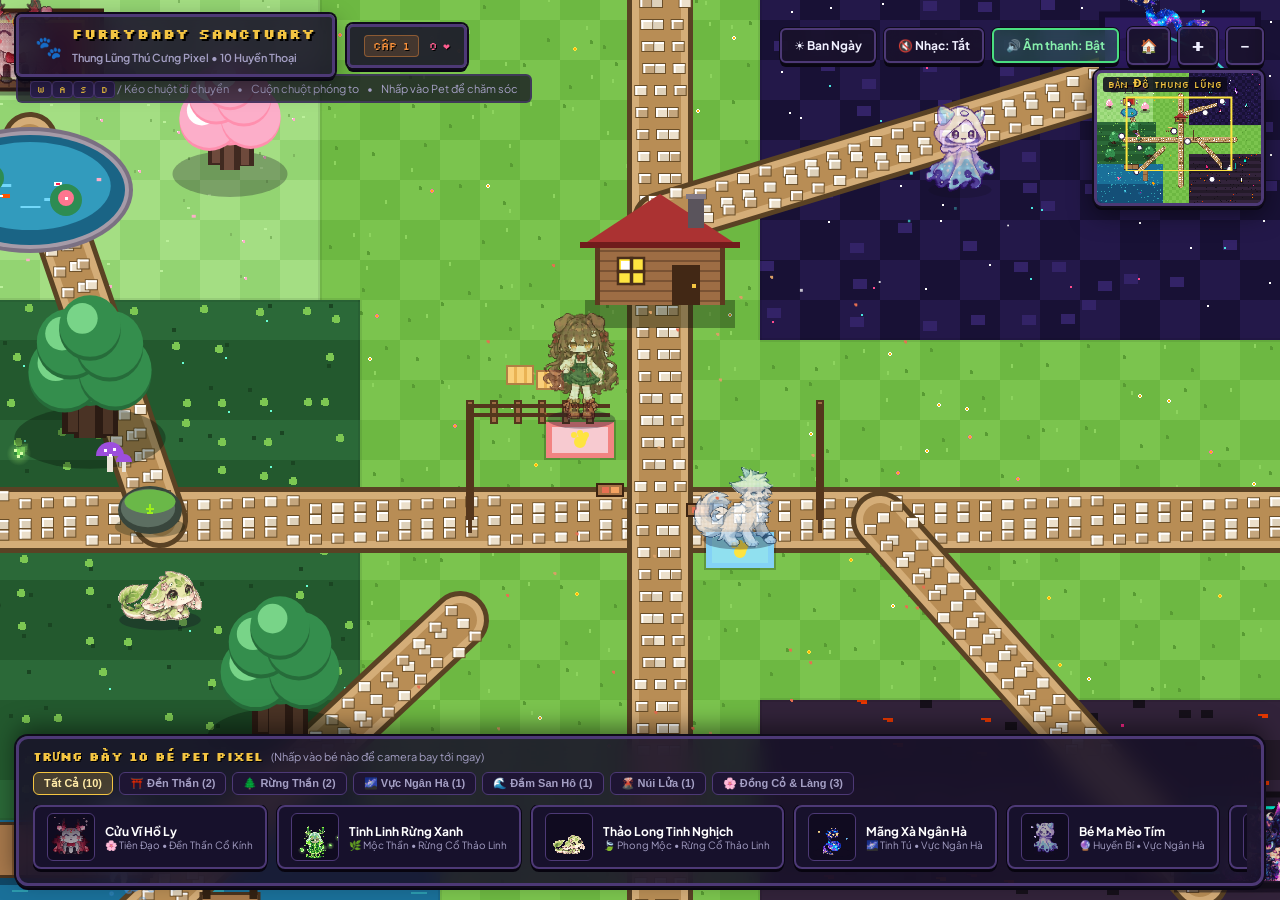
<file: index.html>
<!DOCTYPE html>
<html lang="vi">
<head>
  <meta charset="UTF-8">
  <meta name="viewport" content="width=device-width, initial-scale=1.0, maximum-scale=1.0, user-scalable=no">
  <title>FurryBaby Sanctuary - Thế Giới Thú Cưng Pixel Huyền Bí</title>
  <meta name="description" content="Thế giới thú cưng pixel nghệ thuật FurryBaby với bản đồ sinh thái RPG sống động, quy tụ đầy đủ 10 bé pet huyền thoại cùng tính năng tương tác, chăm sóc và âm thanh retro chiptune.">
  <link rel="icon" href="data:image/svg+xml,<svg xmlns=%22http://www.w3.org/2000/svg%22 viewBox=%220%22 0 100 100%22><text y=%22.9em%22 font-size=%2290%22>🐾</text></svg>">
  <link rel="stylesheet" href="style.css?v=12">
</head>
<body>

  <!-- Fullscreen Pixel Game Canvas Container -->
  <main id="canvasContainer" role="region" aria-label="Bản đồ trò chơi thú cưng FurryBaby">
    <canvas id="gameCanvas"></canvas>
  </main>

  <!-- Top Navigation & Stats HUD -->
  <header class="top-hud">
    <div class="hud-left">
      <div class="hud-title-badge">
        <span class="hud-logo-icon" aria-hidden="true">🐾</span>
        <div class="hud-title-text">
          <h1>FURRYBABY SANCTUARY</h1>
          <span>Thung Lũng Thú Cưng Pixel • 10 Huyền Thoại</span>
        </div>
      </div>

      <div class="hud-stats-pill">
        <span id="hudSanctuaryLevel" class="hud-level-badge">Cấp 1</span>
        <span id="hudHeartsCount" class="hud-hearts-badge">0 ❤️</span>
      </div>
    </div>

    <div class="hud-right">
      <button id="btnTimeOfDay" class="hud-btn" title="Chuyển đổi Chu Kỳ Ngày / Hoàng Hôn / Đêm">☀️ Ban Ngày</button>
      <button id="btnBGM" class="hud-btn" title="Bật/Tắt Nhạc Nền 8-Bit Chiptune">🔇 Nhạc: Tắt</button>
      <button id="btnSFX" class="hud-btn active" title="Bật/Tắt Hiệu Ứng Âm Thanh">🔊 Âm thanh: Bật</button>
      <button id="btnHome" class="hud-btn hud-icon-btn" title="Về Trung Tâm Thung Lũng">🏠</button>
      <button id="btnZoomIn" class="hud-btn hud-icon-btn" title="Phóng to Bản Đồ">+</button>
      <button id="btnZoomOut" class="hud-btn hud-icon-btn" title="Thu nhỏ Bản Đồ">−</button>
    </div>
  </header>

  <!-- Minimap Widget (Top Right) -->
  <aside class="minimap-frame" title="Nhấp vào để dịch chuyển camera">
    <div class="minimap-title">BẢN ĐỒ THUNG LŨNG</div>
    <canvas id="minimapCanvas" width="170" height="136"></canvas>
  </aside>

  <!-- Keyboard & Mouse Controls Hint -->
  <div class="controls-hint">
    <span><kbd>W</kbd><kbd>A</kbd><kbd>S</kbd><kbd>D</kbd> / Kéo chuột di chuyển</span>
    <span>•</span>
    <span>Cuộn chuột phóng to</span>
    <span>•</span>
    <span>Nhấp vào Pet để chăm sóc</span>
  </div>

  <!-- Level Up Floating Banner -->
  <div id="levelUpNotif" role="alert" aria-live="polite"></div>

  <!-- Pet Inspector Card (Interactive Modal) -->
  <aside id="petInspectorCard" aria-label="Thông tin chi tiết thú cưng">
    <div class="inspector-header">
      <div class="inspector-title-area">
        <h2 id="inspectorPetName">Tên Thú Cưng</h2>
        <div id="inspectorPetSpecies" class="species-tag">Chủng Loài • Hệ</div>
      </div>
      <button id="btnCloseCard" class="btn-close-card" title="Đóng thông tin">✕</button>
    </div>

    <!-- Live Animated Sprite Stage -->
    <div class="inspector-stage">
      <canvas id="inspectorPreviewCanvas" width="160" height="160"></canvas>
    </div>

    <!-- Biome & Personality Metadata -->
    <div class="inspector-meta-row">
      <div class="meta-item">
        <span class="meta-label">Môi trường sống:</span>
        <span id="inspectorPetBiome" class="meta-value">Rừng Thần</span>
      </div>
      <div class="meta-item">
        <span class="meta-label">Tính cách:</span>
        <span id="inspectorPetPersonality" class="meta-value">Thân thiện</span>
      </div>
      <div class="meta-item">
        <span class="meta-label">Món khoái khẩu:</span>
        <span id="inspectorPetFavFood" class="meta-value">Quả Mọng Rừng</span>
      </div>
      <div class="meta-item">
        <span class="meta-label">Tâm trạng hiện tại:</span>
        <span id="statMood" class="meta-value" style="color: var(--gold);">Rất Vui Vẻ</span>
      </div>
    </div>

    <!-- Pet Care Stats (Affection, Hunger, Energy) -->
    <div class="inspector-stats">
      <div class="stat-row">
        <div class="stat-header">
          <span class="stat-name">❤️ Độ Thân Thiết</span>
          <span id="statAffection" class="stat-num" style="color: var(--accent-pink);">100/100</span>
        </div>
        <div class="stat-track">
          <div id="barAffection" class="stat-fill affection" style="width: 100%;"></div>
        </div>
      </div>

      <div class="stat-row">
        <div class="stat-header">
          <span class="stat-name">🍖 Độ No Nê</span>
          <span id="statHunger" class="stat-num" style="color: var(--accent-green);">85%</span>
        </div>
        <div class="stat-track">
          <div id="barHunger" class="stat-fill hunger" style="width: 85%;"></div>
        </div>
      </div>

      <div class="stat-row">
        <div class="stat-header">
          <span class="stat-name">⚡ Năng Lượng</span>
          <span id="statEnergy" class="stat-num" style="color: var(--accent-cyan);">90%</span>
        </div>
        <div class="stat-track">
          <div id="barEnergy" class="stat-fill energy" style="width: 90%;"></div>
        </div>
      </div>
    </div>

    <!-- Pet Care Interaction Actions -->
    <div class="inspector-actions-grid">
      <button id="btnFeed" class="action-btn feed" title="Cho pet ăn món khoái khẩu">🍖 Cho Ăn</button>
      <button id="btnPet" class="action-btn pet" title="Xoa đầu, vuốt ve tạo tình cảm">❤️ Vuốt Ve</button>
      <button id="btnPlay" class="action-btn play" title="Chơi đùa nhảy múa cùng pet">⭐ Chơi Đùa</button>
      <button id="btnNap" class="action-btn nap" title="Cho pet ngủ một giấc ngắn phục hồi năng lượng">💤 Ru Ngủ</button>
    </div>

    <!-- Shared Nursery: quests, long incubation, time-reduction items -->
    <div class="couple-nursery-panel">
      <div class="section-sub-title">Ổ TRỨNG NUÔI CHUNG</div>
      <div class="couple-partner-row">
        <button id="btnSetCoupleA" class="couple-slot-btn" title="Chọn pet đang xem làm pet chính">Pet chính: Chọn pet này</button>
        <button id="btnSetCoupleB" class="couple-slot-btn" title="Chọn thêm pet ghép đôi nếu có">Pet ghép: Optional</button>
      </div>
      <div id="coupleTaskList" class="couple-task-list"></div>
      <div id="coupleEggStatus" class="couple-egg-status"></div>
      <div class="incubation-item-row">
        <div id="incubationItemStatus" class="incubation-item-status">⏳ Tinh Chất Ấp: 0</div>
        <button id="btnUseIncubationItem" class="couple-item-btn" title="Nạp item vào trứng để giảm thời gian ấp" disabled>⏳ Nạp</button>
      </div>
      <button id="btnStartIncubation" class="action-btn couple-incubate" title="Bắt đầu ấp trứng 7-14 ngày sau khi pet hoàn thành nhiệm vụ" disabled>🥚 Ấp Trứng 7-14 Ngày</button>
    </div>

    <!-- Poses Selection -->
    <div class="section-sub-title">TƯ THẾ HOẠT HỌA</div>
    <div id="inspectorPosesList" class="poses-list"></div>

    <!-- Special Color Selection for Nine-Tails Fox (Hồ Ly 5 Màu) -->
    <div id="inspectorColorsContainer" style="display: none;">
      <div class="section-sub-title">BẢNG MÀU THẦN THOẠI</div>
      <div id="inspectorColorsList" class="colors-list"></div>
    </div>
  </aside>

  <!-- Bottom Showcase Carousel Bar -->
  <section class="bottom-showcase-bar" aria-label="Bộ sưu tập 10 thú cưng pixel">
    <div class="showcase-header">
      <div class="showcase-header-title">
        <h3>TRƯNG BÀY 10 BÉ PET PIXEL</h3>
        <span>(Nhấp vào bé nào để camera bay tới ngay)</span>
      </div>

      <!-- Biome Filters -->
      <nav class="biome-filter-tabs" aria-label="Lọc theo hệ sinh thái">
        <button class="biome-filter-btn active" data-biome="all">Tất Cả (10)</button>
        <button class="biome-filter-btn" data-biome="shrine">⛩️ Đền Thần (2)</button>
        <button class="biome-filter-btn" data-biome="forest">🌲 Rừng Thần (2)</button>
        <button class="biome-filter-btn" data-biome="galaxy">🌌 Vực Ngân Hà (1)</button>
        <button class="biome-filter-btn" data-biome="lagoon">🌊 Đầm San Hô (1)</button>
        <button class="biome-filter-btn" data-biome="volcano">🌋 Núi Lửa (1)</button>
        <button class="biome-filter-btn" data-biome="meadow">🌸 Đồng Cỏ & Làng (3)</button>
      </nav>
    </div>

    <!-- Horizontal Showcase Pet List -->
    <div id="showcaseList" class="showcase-list"></div>
  </section>

  <!-- Game Scripts Loaded Sequentially -->
  <script src="pets-bundle.js?v=12"></script>
  <script src="audio.js?v=12"></script>
  <script src="map.js?v=12"></script>
  <script src="game.js?v=12"></script>
</body>
</html>
</file>
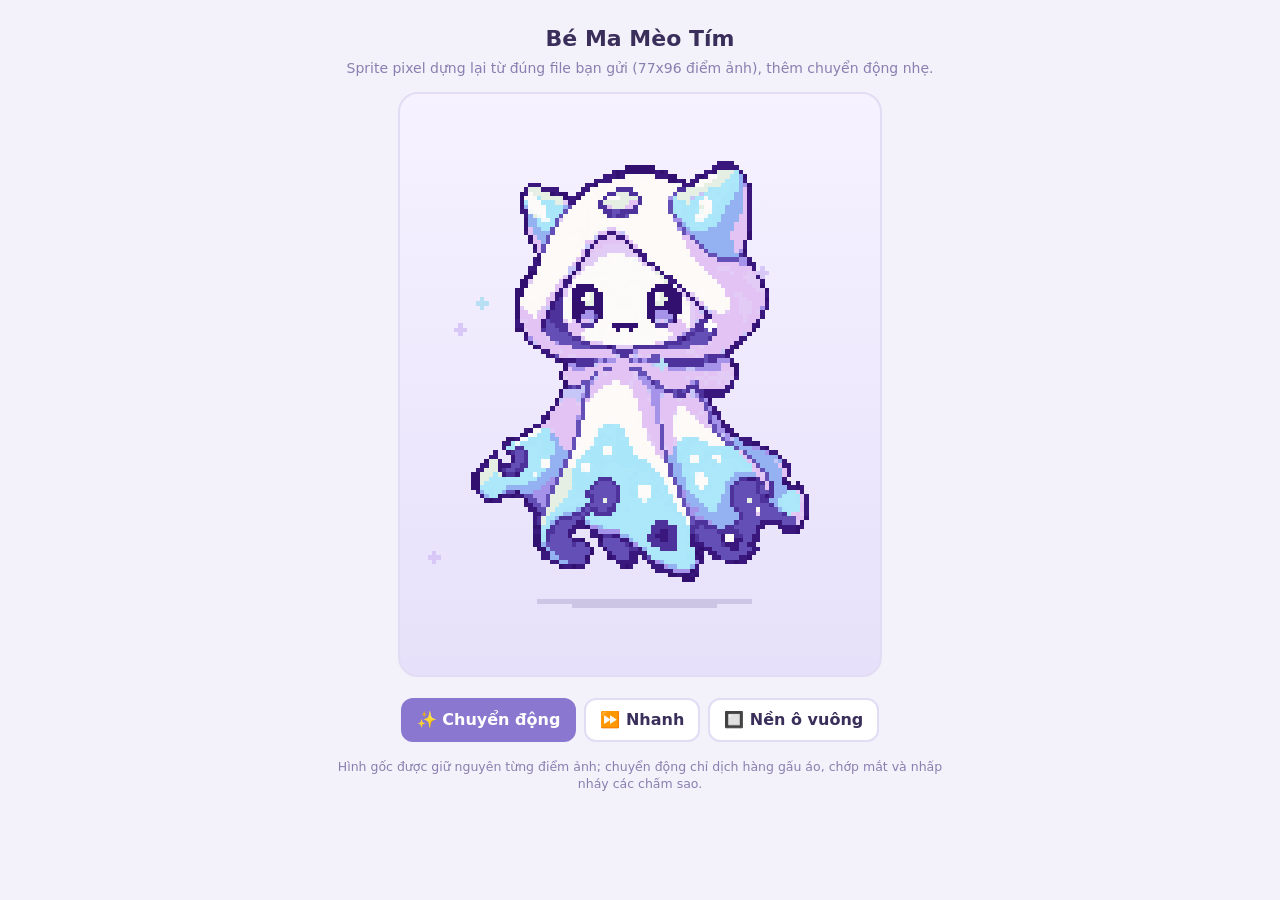
<file: Bé Ma Mèo Tím – Pixel.html>
<!DOCTYPE html>
<html lang="vi"><head><meta charset="utf-8">
<meta name="viewport" content="width=device-width, initial-scale=1, viewport-fit=cover">
<title>Bé Ma Mèo Tím – Pixel</title>
<style>
:root{box-sizing:border-box;padding-top:env(safe-area-inset-top,0px);padding-bottom:env(safe-area-inset-bottom,0px);--bg:#f3f1fa;--card:#fff;--ink:#3a2e5a;--mute:#8a7fb0;--line:#e2dcf4;--acc:#8a78d0;--accink:#fff}
@media (prefers-color-scheme:dark){:root:not([data-theme="light"]){--bg:#1c1830;--card:#282244;--ink:#f1ecff;--mute:#b4aad8;--line:#3c3466;--acc:#a898f0;--accink:#1c1830}}
:root[data-theme="dark"]{--bg:#1c1830;--card:#282244;--ink:#f1ecff;--mute:#b4aad8;--line:#3c3466;--acc:#a898f0;--accink:#1c1830}
html{scroll-padding-top:env(safe-area-inset-top,0px)}*{box-sizing:border-box}
body{margin:0;background:var(--bg);color:var(--ink);font-family:"Nunito","Trebuchet MS",system-ui,sans-serif;line-height:1.4}
.wrap{max-width:640px;margin:0 auto;padding:18px 14px 40px;text-align:center}
h1{font-size:22px;margin:6px 0 4px;font-weight:900}.sub{color:var(--mute);font-size:14px;margin:0 0 14px}
.stage{background:linear-gradient(180deg,#f6f2ff,#e6e0fa);border:2px solid var(--line);border-radius:20px;padding:10px;line-height:0;display:inline-block}
canvas{width:min(86vw,460px);height:auto;image-rendering:pixelated;display:block}
.ctrl{display:flex;gap:8px;justify-content:center;flex-wrap:wrap;margin-top:14px}
.btn{border:2px solid var(--line);background:var(--card);color:var(--ink);border-radius:12px;padding:9px 14px;font:inherit;font-weight:800;cursor:pointer}
.btn[aria-pressed="true"]{background:var(--acc);border-color:var(--acc);color:var(--accink)}
.btn:focus-visible{outline:3px solid #5d86ff;outline-offset:2px}
.note{font-size:12.5px;color:var(--mute);margin-top:16px}
</style></head><body><div class="wrap">
<h1>Bé Ma Mèo Tím</h1>
<p class="sub">Sprite pixel dựng lại từ đúng file bạn gửi (77x96 điểm ảnh), thêm chuyển động nhẹ.</p>
<div class="stage"><canvas id="cv" width="105" height="128" aria-label="Sprite pixel bé ma mèo tím"></canvas></div>
<div class="ctrl">
<button class="btn" id="bAnim" aria-pressed="true">✨ Chuyển động</button>
<button class="btn" id="bSpd" aria-pressed="false">⏩ Nhanh</button>
<button class="btn" id="bBg" aria-pressed="false">🔲 Nền ô vuông</button>
</div>
<p class="note">Hình gốc được giữ nguyên từng điểm ảnh; chuyển động chỉ dịch hàng gấu áo, chớp mắt và nhấp nháy các chấm sao.</p>
</div>
<script>
const D={"pal": ["#fcfbf9", "#fdfaf8", "#fdfaf7", "#fdfaf6", "#fcfaf8", "#fcf9f7", "#f8f9f7", "#fbf8f8", "#f8f8f8", "#f8f8f7", "#fbf8f5", "#f7f9f7", "#f7f8f8", "#f7f8f7", "#f7f8f6", "#f1f9fa", "#e6efe4", "#ace7fa", "#aae6fa", "#e2cbf5", "#e2c3f4", "#c7c6f8", "#94b2f2", "#a593ea", "#644fb6", "#4d329c", "#39177d", "#32106f"], "w": 77, "h": 96, "rows": ["........................................................qqqq.................", "...................................rrrrrrr.............qqqqqq................", "................................qrqrrrrrrrqrq........qqrggggiq...............", "..............................qqqrq521577aqqqrr....qrq00ggghimr..............", "............................qqqqa15155225251arrqr.qq70aggghhhmq..............", ".............qqq..........qqr155151112222222253eqqq00gggghhiimnr.............", "............qgggqqqq.....qq75321dpppp032212212appgggggihhhhiimkq.............", "...........rq3ggggrqrr..qq12350ppgggpp15511212oggggglihhihiimmkq.............", "...........r007hgggggrqqr5251apa00ggggp122222niggglih8hhhiiimmkq.............", "...........ri000iiiggjqq15215pggggggkkp021122ohiigiia50hhiimmmkq.............", "...........rm0000iiiimo122225ppkgggkkp9511122oihihiig00hihmmmmkq.............", "...........qqf000iiiio11125115ppoopppp1212111oihiiihf3chiimmmmkq.............", "............qmgf0hiio3115222213poppoa212212125oiiii00fiiimmmmkkq.............", "............rmmiffioj2222252222222221121211111nniiiffhhiimmmmkkq.............", "............rmmiiiio152522525325132152111211113omihhiihimmmmkkkq.............", "............rkmmiio02222555225cjk90322121211112nomiihimmmmmmkkkq.............", "............qkmmmmo112552522ekkqqkl7212121111211onmmmmmmmmmkkkkr.............", ".............rkmmo0222222530lqqkkqqk112111111121kkommmmmmmmkkkkr.............", ".............rkkmo11222223kkqkkkkkkqk512111221115kjommmmmmmmkkq..............", "..............rko722222252lqkkjjjjjjrk51211121111kkkommmmmmmkkq..............", "..............qko52222222kqkjjjjjjjjjqq12521121112kkkommmmmmknr..............", "...............q021512223kqjjjj0004jjjqq1221111225kkkjoommmmmpq..............", "..............qr12121225kqjjj40414040ejqc1222111111kkkkkooooonnq.............", "..............qq1215222kqjjj40000004004jqq5222212115kkkkkkkkknnqq............", ".............qq0522252llqj440000000004040jq7222112125kkkjjjkkkkkq............", ".............rr3122215lrj40444440040404004gq7111112512kkkkkjkkkjkq...........", "............rr1221123jqja040000000000000003gqq512111151kkkkkkkjjjqq..........", "...........rrj521251kqq40404040040004440040agqq412112221kkkkkkkjjjq..........", "...........rr552122kkqj0rrrr00400044000444rrrreq522112151kkkkkkkjjr..........", "..........rr1252253kqjarrrrrra04000400447rrrrrrjq024112121kkkkkkkjjr.........", "..........rr122525kqqj0rrr0grr0440000004rr0grrrrjqj5122211kkjjkkkkkq.........", "..........r052223kkqp0erra0grr4004040007rr0ggrrr0jqj3212221kkjjkkkkr.........", "..........ra25515kqpp54rrrggrr0004444004rrggrrrr3ejqk122523kkjjjkkkq.........", "..........rj5523jlqpp07rrrrrrr0400440047rrrrrrrr00jkql03215kkjjjkknq.........", "..........rkk35jkqppp4arrrnnrr0000000047rrnnnrrr43jklqlj25jkkjjjkjq..........", "..........rkkk0kkqppp40rrnnnor4040040404rrnnnnra00jkkqqkkkkkkkjkkkq..........", "..........qjjkkkqopppj1jqkklq50400400400arlklork31jlppqkkkkkkkjkkq...........", "..........qqkkkkqoopppkkkppp7440rrrrrr0404pppkkkkajppppqkkkkkkkkqr...........", "..........rrjkkkpoooppkkkk040400ar50r40440414kkkkjoppoopkkkkkkkkr............", "............rkkkkooooopkk14404044440404004101akknppoooopkkkkkklr.............", "............qnkkkjoooooppj3044000000400004040jjpqpoooopkkkkkkqq..............", ".............qlkkkknoooooppkkj004400100004kjppppoooooojkkkkkqq...............", "..............rqkkkkkkkooooppppqpjjjjppppppppoooookkjkkkkkkqr................", "................qqkkjkkkkkkkkkkkoppppnkkkkkkkkkkkjjkkkkkklqq.................", ".................qqokkjjkkkkkkkkjlppjljkjookkkkkkkkjkoppppq..................", "...................qrqqqppppononnkkkononoooppppppppppoppnnnq.................", ".....................rnnpppplkkkkkkkjkkkklnppppppppppnnnnkkrr................", ".....................rknnnkkkkookkkkoookkkkkknnnnllnnnnnnkkjr................", "....................rkkkkkkjokjkkkkkkjookkkkkkkkkkkkkjkkjjjkr................", "....................rjkkkkkolkkkkkkkkjnnokkkkkkkkjkjjkjjjjjjq................", ".....................rkkkoonkkkk05kkjkknnpokkkkkkknokjkkjkjq.................", ".....................rpoplokkk511521jkkknnoojkkkkpppkkkkkkqq.................", "....................rlllllokk51212215kkklnnnppopoplppqqqqqq..................", "....................qllllnoj315211125kkkknnlkkoppklnpqqqqq...................", "...................rlkkklok12222222115kkjnnkkkkjkkkkonr......................", "...................qjkkkjo052221111221kkknnkkkkkkkkkkoq......................", "..................qkkkkkko021221221121kkkknkkkk02kkkkonq.....................", ".................qkkkkkkko5221122121215kkknkkkj32akkjkoqq....................", "................qrkkkkkkno0212222525125kkknkkkc5215jkkonq....................", "................qjkkkkkko02221205212215kkknjkk312112kjpnnr...................", "..............qqkkkkkkkko11224hihh52221kkkkokk1522125kjonqq..................", "............qre0iijkkkkko2213hhhhii31151kkkokk12212250aonnqq.................", "...........rr0fiiimkkkkko0221iihhii02112jkkokk3225211334olnrr................", "........rrq0fiiiiimmkkko0511iihihihi2521jkkokkj5hiiia52a0onlmqqq.............", ".......qqhfiiiihiiimkkkoa21ahiihhiii22132jkokkjiiiihih04aaoommqqrr...........", ".......qihppihhhiiimmkko055hii00iiiii22122kojkmhiihhhhiiiiiiommmnnqr.........", ".....q..qpoophhhiiimmmo712iiii00hiiii02212kkokmiiihhhiiihiiiijommmmnqq.......", "....qq...qoophhihhmmmmo43hhiiihhiiiiii05215jommiih00hii00iiiiikommmmmmq......", "...rggq..qoophhh00mmmo72hihiiiiiiiiiiiii411aommihi04iihh1hhhhiikommmmlmq.....", "..qqggqqqoopphhh01mmmoa4h00hiiihhhiiiiiii410aommiiiihhhihhhhhhiikommmmkqq....", ".qqgggqpooppihhhimmmoggiif0ihihhhhhhhhiihi452ommhihhihhhhhhhihhhjkommmmkq....", "rrggghgqppqhhifimmmmoggiiihiiihhhhhhhihhhii00ommiihf0hhhhhhimmmmmkjom0mkq....", "rrgghhhihihhhhhmmmnogggiiiiiippphhhhihhhhihi35ommii000hhhhhmmppqqpkommmq.....", "rrghhhhhhhhhhmmmmnnoggghiiiipooophhhhihhihhifaommii000hhhhmmpooooppkpmmrr.r..", "rrhhhhhhmmmmmmmmnnoggggiiiipooooophhih000hihi0aomihh0hihhhmpooooopokpmmmqqrq.", ".qmhihhmoormmmnnnnoggghhiipoooooophhii000iihi80onmhhihhhhhmpooooopoopmmmiijq.", "..qmiirqqrqqoonnnogggghihippooooophhii000ihihhaonmmhhhhhhmmpoooooopqpmmihhijq", "...qrqq.....roonnoggghhhhhipoogoophhhhhfhhhhhi05ommmhhhhhmmpooogooppmmihhhijq", "............qqoonogghhhhiipooooopihhhhhhhhhhiii4onmmmhhhmmmpoooooooopmihhhhkq", ".............qqoogghhiiimpoppooppihihhhhhhhhhhi04onnmmiimmmmpooooaoooomihhhkq", "..............qqoghiimmppopippppihhhhhhhhhhhhhhieonmmmmmmmmmmpooojooooopijkjq", "..............qpgiimpppoopihihhihhhhhhhhhhhhhhhhh4onnmmmmmmmmpooooooooooookkr", "..............qpgimpooooqqmiihhhhhhhhhhhhippphhhh0opppnmmmmmpoooooqqqqqooojr.", "..............rrhipooooqqqrnnmihhhhhhhhhhpppppphihppopppmmppoooooqq...qqqqrq.", "..............qqhppoooqq...qqnnnnnhhhhhhhppqqpphhipooooopppppooooq.....qqqr..", "..............rripooooq....qqrppqqmmihhhppqqqpphhiqpoooooq00ppooqq...........", "..............rripoooooqqr...rooooqqmihhpppqqpphhhqpoooooq00qqooqq...........", "..............rrmoooooopooq..qooooopqnhhhpppppphhiqqqoooopqqqooqq............", "..............rrmooooooooor..roooooppqmhhipppphhhhqrqqooooqqoooqq............", "...............qqmoooooooor...qooooqqqqhhhhhhhhhhirq.qqoooooooqq.............", "...............qqmmoooooor....rqoooqq.qohhhhhhhhiiqr..qqooooqqr..............", "................qqmmooooq......qqqqq..qqnmihhhhhhnq.....qqrqq................", "..................rqqrqq........qrq....qqqnmmhhhmq...........................", "........................................qqqqnnnnrq...........................", "..........................................rrqrrqr............................", ".............................................rrr............................."], "face": 4, "dark": 27};
/* Ghép khung hình từ lưới gốc, không thay đổi nét vẽ gốc */
function lumHex(h){const r=parseInt(h.slice(1,3),16),g=parseInt(h.slice(3,5),16),b=parseInt(h.slice(5,7),16);return .3*r+.59*g+.11*b;}
function prep(D){const G=D.rows.map(r=>[...r].map(c=>c==='.'?-1:parseInt(c,36)));const W=D.w,H=D.h;
  const white=new Set();D.pal.forEach((p,i)=>{if(lumHex(p)>236)white.add(i);});
  const tw=[];
  for(let j=58;j<H-1;j++)for(let i=1;i<W-1;i++){const v=G[j][i];if(v<0||!white.has(v))continue;
    const nb=[G[j-1][i],G[j+1][i],G[j][i-1],G[j][i+1]];
    if(nb.every(x=>x>=0&&!white.has(x))){const cnt={};nb.forEach(x=>cnt[x]=(cnt[x]||0)+1);const m=+Object.keys(cnt).sort((a,b)=>cnt[b]-cnt[a])[0];tw.push([j,i,m]);}}
  return {G,W,H,tw,face:D.face,dark:D.dark};}
function compose(S,t,opt){opt=opt||{};const {G,W,H}=S;
  if(opt.static)return {grid:G.map(r=>r.slice()),dy:0};
  const base=G.map(r=>r.slice());
  S.tw.forEach(([j,i,m],n)=>{if(((t*1.6+n*.9)%4)<.9)base[j][i]=m;});
  const top=50,res=[];
  for(let j=0;j<H;j++){const row=base[j];let sh=0;
    if(j>=top){const k=(j-top)/(H-top);sh=Math.round(Math.sin(t*2.6+j*.16)*2.4*k*k+Math.sin(t*1.3)*1.2*k);}
    const nr=new Array(W).fill(-1);for(let i=0;i<W;i++){const v=row[i];if(v<0)continue;const ni=i+sh;if(ni>=0&&ni<W)nr[ni]=v;}res.push(nr);}
  const cyc=t%4.2;
  if(cyc>3.95||(cyc>1.9&&cyc<2.05)){
    [[23,29],[40,47]].forEach(([x0,x1],k)=>{for(let j=27;j<=37;j++)for(let i=x0;i<=x1;i++)if(res[j][i]>=0)res[j][i]=S.face;
      const L=k?[[41,32],[42,33],[43,33],[44,33],[45,33],[46,32]]:[[24,32],[25,33],[26,33],[27,33],[28,32]];L.forEach(([x,y])=>{res[y][x]=S.dark;});});}
  return {grid:res,dy:Math.round(Math.sin(t*2.2)*1)};}

const S=prep(D),M=14,CW=S.W+M*2,CH=S.H+M*2+4;
const cv=document.getElementById('cv');cv.width=CW;cv.height=CH;const x=cv.getContext('2d');
let anim=true,fast=false,check=false,t0=performance.now(),acc=0,last=performance.now();
const sp=[];for(let i=0;i<9;i++)sp.push({x:Math.random()*CW,y:Math.random()*CH,v:.3+Math.random()*.5,p:Math.random()*6,c:['#d8c8f8','#ffffff','#b8e0f4','#f4d8f4'][i%4]});
function plus(px,py,c){x.fillStyle=c;x.fillRect(px,py-1,1,3);x.fillRect(px-1,py,3,1);}
function draw(time){const tt=anim?time:0;
  x.clearRect(0,0,CW,CH);
  if(check){for(let j=0;j<CH;j++)for(let i=0;i<CW;i++){x.fillStyle=((i>>2)+(j>>2))&1?'#ece6fa':'#f8f5ff';x.fillRect(i,j,1,1);}}
  const f=compose(S,tt,{static:!anim});
  /* bóng */
  x.fillStyle='rgba(70,50,120,.16)';const by=M+S.H+1;for(let i=-24;i<=24;i++)x.fillRect(Math.round(CW/2+i),by+2,1,1);for(let i=-16;i<=16;i++)x.fillRect(Math.round(CW/2+i),by+3,1,1);
  /* sprite */
  for(let j=0;j<S.H;j++)for(let i=0;i<S.W;i++){const v=f.grid[j][i];if(v<0)continue;x.fillStyle=D.pal[v];x.fillRect(M+i,M+j+f.dy,1,1);}
  if(anim)sp.forEach(s=>{const yy=(s.y-(tt*8*s.v))%CH,py=Math.round(yy<0?yy+CH:yy),on=Math.sin(tt*2+s.p)>-.2;if(on)plus(Math.round(s.x),py,s.c);});}
function loop(now){const dt=(now-last)/1000;last=now;if(anim)acc+=dt*(fast?1.8:1);draw(acc);requestAnimationFrame(loop);}
const bA=document.getElementById('bAnim'),bS=document.getElementById('bSpd'),bB=document.getElementById('bBg');
bA.onclick=()=>{anim=!anim;bA.setAttribute('aria-pressed',anim)};bS.onclick=()=>{fast=!fast;bS.setAttribute('aria-pressed',fast)};bB.onclick=()=>{check=!check;bB.setAttribute('aria-pressed',check)};
requestAnimationFrame(loop);
</script></body></html>
</file>
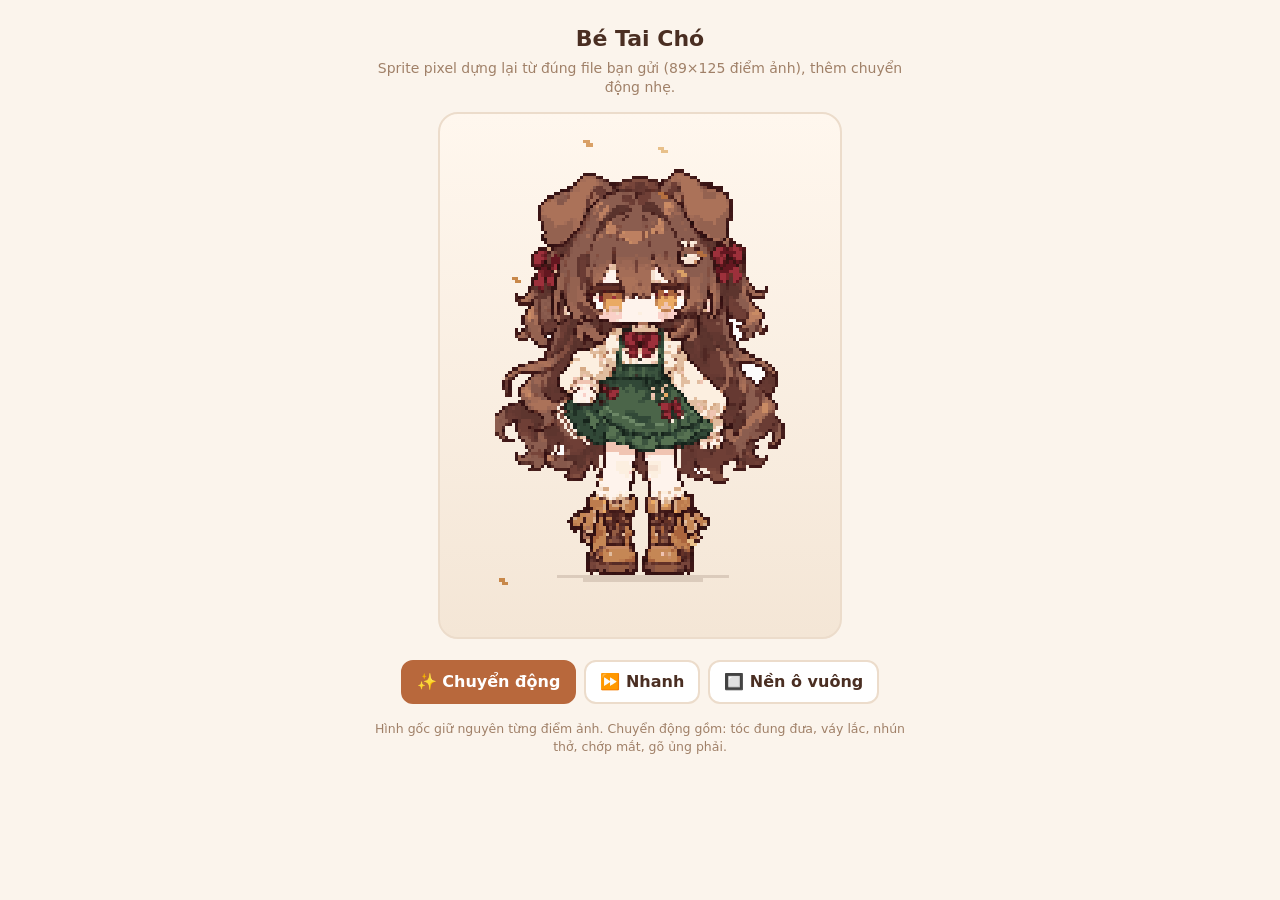
<file: Bé Tai Chó – Pixel.html>
<!DOCTYPE html>
<html lang="vi"><head><meta charset="utf-8">
<meta name="viewport" content="width=device-width, initial-scale=1, viewport-fit=cover">
<title>Bé Tai Chó – Pixel</title>
<style>
:root{box-sizing:border-box;padding-top:env(safe-area-inset-top,0px);padding-bottom:env(safe-area-inset-bottom,0px);--bg:#fbf4ec;--card:#fff;--ink:#4a2e22;--mute:#a08068;--line:#ecdccb;--acc:#b8683c;--accink:#fff}
@media (prefers-color-scheme:dark){:root:not([data-theme="light"]){--bg:#241a16;--card:#33261f;--ink:#f6e8dc;--mute:#c4a890;--line:#4a382d;--acc:#e0905c;--accink:#241a16}}
:root[data-theme="dark"]{--bg:#241a16;--card:#33261f;--ink:#f6e8dc;--mute:#c4a890;--line:#4a382d;--acc:#e0905c;--accink:#241a16}
html{scroll-padding-top:env(safe-area-inset-top,0px)}*{box-sizing:border-box}
body{margin:0;background:var(--bg);color:var(--ink);font-family:"Nunito","Trebuchet MS",system-ui,sans-serif;line-height:1.4}
.wrap{max-width:560px;margin:0 auto;padding:18px 14px 40px;text-align:center}
h1{font-size:22px;margin:6px 0 4px;font-weight:900}.sub{color:var(--mute);font-size:14px;margin:0 0 14px}
.stage{background:linear-gradient(180deg,#fff7ee,#f4e6d6);border:2px solid var(--line);border-radius:20px;padding:10px;line-height:0;display:inline-block}
canvas{width:min(82vw,380px);height:auto;image-rendering:pixelated;display:block}
.ctrl{display:flex;gap:8px;justify-content:center;flex-wrap:wrap;margin-top:14px}
.btn{border:2px solid var(--line);background:var(--card);color:var(--ink);border-radius:12px;padding:9px 14px;font:inherit;font-weight:800;cursor:pointer}
.btn[aria-pressed="true"]{background:var(--acc);border-color:var(--acc);color:var(--accink)}
.btn:focus-visible{outline:3px solid #5d86ff;outline-offset:2px}
.note{font-size:12.5px;color:var(--mute);margin-top:16px}
</style></head><body><div class="wrap">
<h1>Bé Tai Chó</h1>
<p class="sub">Sprite pixel dựng lại từ đúng file bạn gửi (89×125 điểm ảnh), thêm chuyển động nhẹ.</p>
<div class="stage"><canvas id="cv" aria-label="Sprite pixel bé tai chó"></canvas></div>
<div class="ctrl">
<button class="btn" id="bAnim" aria-pressed="true">✨ Chuyển động</button>
<button class="btn" id="bSpd" aria-pressed="false">⏩ Nhanh</button>
<button class="btn" id="bBg" aria-pressed="false">🔲 Nền ô vuông</button>
</div>
<p class="note">Hình gốc giữ nguyên từng điểm ảnh. Chuyển động gồm: tóc đung đưa, váy lắc, nhún thở, chớp mắt, gõ ủng phải.</p>
</div>
<script>
const D={"pal": ["#331111", "#f0c4b2", "#e1bd9f", "#663932", "#16231b", "#4d1518", "#814e40", "#c98b64", "#391213", "#314837", "#aa643d", "#6c8766", "#fad0c8", "#7b232a", "#a46d57", "#8b5d4f", "#d6aa86", "#290e0e", "#342520", "#203025", "#946250", "#c58755", "#bd7c4e", "#935b42", "#633127", "#4f2723", "#77453a", "#9d303b", "#572c26", "#6a3c34", "#5d352e", "#59322c", "#3a3129", "#3a1617", "#331414", "#451d1b", "#411918", "#bd8061", "#631720", "#4b6549", "#2a3c2e", "#1f1c18", "#9c6754", "#2f1010", "#4a211d", "#86584b", "#fcefe0", "#fcfbfb", "#fef3ec", "#f5e1d1", "#3c1414", "#ab7259", "#577252", "#3e1717", "#381515", "#6f3f36", "#623730", "#3b533e", "#361213", "#eaaa63"], "w": 89, "h": 125, "rows": [".......................................................aaa...............................", "...........................rXXr.......................rEpEar.............................", "..........................XpEEgir.........aarrr......rEEppppZr...........................", ".........................aEEpppgjSr....ZiP66666ZZi.wSFpEEpppppa..........................", "........................XppppppEKjjssaP66QQ3uu6QQu8rFKttKpppppKaXXw......................", "......................XXEEppppjT3FFFaUQ6TtQuu33QQQZFFjTTPppppppFQrw8rs...................", "....................h8XjEEpppg3TT3FFVwVVSS3u33SSOuSKFTT3VppppppEKEEEXr...................", "..................wwjgFppppppOgTTTXrSFFjjFjZPuttFjFFOT3gKgppppppKKKKEpaX.................", "................8wKKFj6pppppgOggTs6FFFF3T3FZttttFFFFFSigEOppppppKKKKpppr.................", "...............wNpEjjFpppppp3EgaFFFFFFFtTTTjtttjFFFFFFgPpVpppppppppppppga................", "..............oppppjjppppppp3g8KbFFFFFFFjtTFttVVUFFF77pKrapppppppppppppEa................", ".............XppppppppppppppThgbjFbFFVUUujFFFVUUUVFF77bKjwgpppppppppppppr................", ".............XEppppppppppppg0jKEFbbjVVUUVSFFFVVVVVUFbEpKjU6ppppppppppppKr................", ".............spppppppppppppjVjEFbbjUVVSPjFFFFFFFiVVUbbFggj8pppppppppppKKa................", ".............oKgppppppppppp0QFjjbKUVVjFFPFFFFVFFFFPVugKFFjrKEggppppppKKKr................", ".............oKKKppppppgEpES6FFgpVUPFjjSFFFFF3uFFF7FPFFFFjFXgggKppppKKKZZ................", "..............ZKKKpppEKKEEwQjFFFPVNbjjFFFFFFFjjFKj7bjSFFFKFFHgKKKKKpKKKX.................", "..............wKKKEKKKKKEETQFFFFVS7bb66FFFFFFjQFjbbbjjFFFFFF8gKKKKKKKKKX.................", "..............sKKKKKKKKKEwQ6KFFVVjbbbgjFFFFFFFjF7bb7jFiFFFKFj8gKKKKKKKK0.................", "...............wKKKKKKKKot6FFFFijF7bbQj7bbbbb67j7QbbFFjiFFFFF388gKKKKKKw.................", "..............hKKKKKKKKoUjFFEFVFpFj6F6bbbbbbb67jFFFFFFFPFFFFFFuYhEKKKKKs.................", "..............hhKKKKKgXUQjFFFFSgFFFFFTFQ7bbbb6FjFFFFFFFFjPFFSjjUirsEEj0pa................", "...............8KKKKt8PUjjFFFFFFFFFFFFFFF7bbFFFTFFFFFFFFPkkFknjuuUuVwoEKw8...............", "................h0worSuUFjFFFSFFFFFFFFFFFFFFFFF3FFFFFFFFSskanjFFTVuU0o5KoRaa.............", ".............88oGwSuuU3jFFFFFTFFFFFFTFFFFFFFFFFFFFFFFFFFFSKKKZaFjOUrRRc5DRRD5............", "............oRRDaFQuV3TjFFFF6FFFFFFFOFFFFFFFFFFFjFFFtFFFwKFKKKhFFt0RRcccccRRa............", "...........8RRDc3KcOs63FFF33VFF6FFFFSFFFFFFKFFFFSFKFQFFFhKWkknKXjjoRRDRhcRRRs............", "...........aRRRDtccctjjFFu33uFFjFFFFSKKKKKKFKKKFZgKK6KFK0nknnnksFjPcDRD08cRR0............", "...........aRRcHTcccj6FFFuTTuFjFFFKKZgKgggKtKKKKpKKKKKKKsXnnn7ZjFjj8DR5ococ5r............", "...........rcc85acRHjQFFFuTTSFTFKKg12ggggggtggEg6PgggjKKKTYrsZFFFjj08c5cccwti............", "............h8cc8DRHjFFFFuTTKFgKggP22KEEgEgQEEggpCagEggggKFFFFFFF6jococccRRTi............", ".............DDcco2Pjj6FFUTTKtgggp2mmZEEEEEQEEEEnmaEEgFggEFjFFFFF6FSccccRRROP............", "............oRDccDooKF6FFUTTKQgEEVmmmpEEEEEEEEEEnmmPEEQgEE6FFFFKF6FF5RRDORRRu............", "...........r0RR8RRHgK66KKKT3UtEEpCmmmPEppppEEEEEnmmkEEE3EgFtgggKFjKgwRRDVRRcjr...........", "...........8RRRaRRHgK66KKKT3StEE6mmmmkPpppppgEEE212mmiEOEgFtgggKFjKKXcRaVRcTj6...........", "...........0RRRVDRhgKQjKKK3FSOEZZPPPiiZppppE6EEEarPOOOOOaPOSgggFF6KE6VVZVS33Fgs..........", "..........XSVcDUPYYKKQFKKguFurOOOOOOOOi3ppEpEpEpaOOarZiZiSOaEgEFFOgE6UVPUUU3E6ga...r.....", "..........rKTP5UVYKKPQFKKggKiOOSi5iZZaooppEppEppoZAAlAAZ1CioEEgFFhpEFUVVUUUVEPggsrPi.....", "......r..YEgjuuUuaKK0TKKKggt85oniAAALAASKEaaptEEncAADAAAOCSiEEEKFh8EKVVUUUUFgPagEEt......", "......i8oppgSuUUjwEg0uKKKggEP5nCDAAARAAS1FZlSKSSlOAxMxxAmkOPEEEKFarpKwUVTUuFKgrsraa......", "......ZSppKajTFFjhgKV0KKKgEEwamlDAxxxxxNmmmmmmmmmMxxxxxxllZpEEpEt1XpK0uVttFFFga..........", ".......araahjuFjFhgwVhKgKtTgEwallMxxxxxmmmmmmmmmmLxx1xxMlm0pE6jFanwEj8UVtTTFFFpa.........", "..........0bjVFKjhg0U2iggtTtTgrllLx111xmmmmmmmmmmmx111xllZppQQpF0Cwgjr3ZtttTFFppZ........", ".........0bb6UFj6wgo310gggTtTTK6PnL122GmmmmmmmmmmmkLMLCsipKQtTjuGC8gZ33ottttTjpp7s.......", ".........Z7bjujFjwKa32nYgggtTttKpC1CCnCmmmmmkmmmmmCC1CCCZPTPPZjZSPYEr3j0VttttSb77br......", "........op7bpujjFUKgT3U8ggP0KttaCCCCCCCmmmmmmmmmmmCC1CC08V8VZihUTsghTFFwo3tttSbbbbr......", "........XgbjEUQjuUoKSs3UVSK88wUV0rwCCnmmmmmmmmmmmmmCPsoUUUgK6uwuT3333tFwllZPipbbEXm......", "........sKKKESQ33T3HPTTVUwrFFVUUPVVSrrXHhHhHppphHw8PVVVQQ3E663hPTTTTjtFoallloppFgr.......", ".........iKKKKPTTTT6TTUUUEKKFFu3iVVVPXsSPI2312GU2HPVVVSOtbK66T0VuTTTTTFFslXZEKFFTj.a.....", "......o.0UFKKgrTTUwjTTVVrggKKggPiVVZp22fff2222222GfWXZ0Zpg6tSg0VVTTTTTjFolluuSFF3gZX.....", "......awEtOKKKaPY0jjtuVUsggZgggghSo2G22acRD5Sr55c5ee1appK6ttgE8UUVuuu3jjolllaFFr.ii......", "......PggFigKKKHl0jjtUUtUpEw8ggggE8kk1foRRccRDccRRre2hEF6tr0EgUVUVUuuUUFowlliFFs.........", ".......ZZa.ZKKKKYrjT3UVQUVKsa0Kgg0mkkGJXRRccRcccRRae2G8H00XEg33UUUVuuUUFFwlrZZ...........", "............YKKFaujuuUttVUVZUUawwpkkkm9WDRR505cRRRW9kkkkkXVUUT3UUUUTUUuVjjY..............", ".............0aXXjTuU6QUVUVuUUsG22kkkkdv5cccHccRR5e9k2kk20UUU3TUVUUVPuuUFFY..............", "................oj3UP66UVw0ohGmn22nk22q11cDc2RR552dvkkkkbHUuu3TUPVUVKVUUVFFaY............", "...............atTVP66UU8kkkk222G2gkG9dmSRRD1RRRPkdv22kkF2wUu33VPU33TKFiujFKha...........", "...............rtPF66uuokkkkkkGk27kkk4dkkcDckDccCk4dkk2222203u3VPSTTTKgOgjjKgEas.........", ".............worKgF6UuuH22kkkkkk1n22nJvkk2knWmkkkkdekkk622G0uuuuP3TTTKKKSFEgEEgEar.......", "..........XrQpppEgFVuuSGkkkkkkkk2k222J9Gm2knmkkk12v9Gkkk22kkh33uV3TTTTKKUTVrarXPFEEr.....", ".......8rKppEEEppjS33uhkkkkkkkkk22F22e9JJeeJJJJJ449fkkkG22kkkouuuuTTTTKgtT3ollllXZggi....", ".....oapEEppEgFTOPuu3hkkkkGGkkkkk222PvdJedve9dv99v9422Gb2Gkkkk8333TTTTTgKVFrllllllY3EX...", "....aEgOXrarXZUSF33uskkkkk222kkkG22b4vv9vddvvdvvvve42Y2n21kkkkmV33TTTTTgguFFHllllllrSEr..", "...XpFX....rFKTKF33Ukkkkkk212Gk2222bev99vdvW9dev9veJfG2kkGkkkkkkZ3333T3ggtFKSllllllZUaa..", "..nKUa....hKgKKKu33Hkkkk12jkkjG222444JeJJ4J44J4JJv944fGkk22kkkkkph3uVVPgSt3KgPXlllsuuuX..", "..o38....rpFggQKu3u8kkkkE11112n64Je9e99999999e49J44eJ42kk222kk21kkwu3uugSuPgEjjalou3uua..", "..sTw...wpEjjKQjuuuhkkkG1kkmk122hPW99v999d999eJeJeJe2e41k2kkkkkkkkkru3Kgu3VEp6Fgw3333uZ..", "..ZuY..opbpjjjTuUuUVokkVkPCkmik2HRaWYZd9ddd9999J2eeGJ9v4knkkkkkkkkkmYggu333KpQFKj3T33Z...", "...Vr..sbbbjjjuuUuUU0HG1PmmmmkU2h55DRRddvdd9ddv9JJJ1e9dd4nkkkkkkkkkkkbS33333EtFFtti3Tr...", "...ia..Ygb7E6jjaUuuuuPHHmmmCmmkH9vaRRPdddddddd991999x9ddv4kkkkkkkkkkkkru3333UjFFTTjar....", "........KKpEEEjFruuuZ6SHkmmmmpnfevWD5dddddddd9992992evdiWd4kk2kkkkkkkkkh333T3FFFFTFEi....", ".......YsKFEEppppSSajb49kmkkmGH9hWvdddddddddvvdddeJIWvIRWd422222Gkkkkkkw3333PFFFFtgpEY...", ".....8rS3wFEppppppEEKf99JfIIIf99Ie9ddddddddddddddd5RRDcDcdd422122kkG2knhPPuPiFFFF377pgr..", "...rV3tuuU0jgppppgEgi4v9JJev9e999qBddddddddddddddddRRDYDR9dd4221GkG22k7UUUuaFFFFQp77pga..", "..aFV3uuuUUi0Ogggjoh6t4vJ99vd9e4qddBddddvvvddddddddIcDJccU9dB422k2112k0uuuuF3FFQpp77K6...", ".ajFuT3uuUUUUVrjFFitQJ99J999qq99qdv9BBdd9999dddddddPRRJWRUBdvd4kk211kFU3uuPVVFFppppgT3...", "XKFj3TT3uUUUUUU0FFFP6499999eqq994vvdddBBd999999dddd55RIJad9ddd44G21GE8333UVVVjppppKTT3a..", "XFjFjTXXVtttuUUUFF6T66e99944qqqeq4edddddBBv999vdddddBIqedd9ddJ4d447222P33SVVPpppFpTTTTuZ.", "XFFFSa.XtttttVPUF6ru666499e9qqJ9evJJ9vddddBBBvvvBBBdvqqedddJe9qddd4221huwVVVSppjj3TTTPujr", "XFFP...rtttoSV3jiSUU3jj4v9994q999vqq4J9dddddvvvvddddvqde4J4J99qqdq42kkHh0VVSpEFjFTTTT3TFr", "rFFY...sQttTUoo0UUUUUjjK999994999vqqqe4ed9dddddddddd9qJedvq9dqJe994kmYSggVSpFFFjTTTTa3TFZ", ".iFS....TQQt3UKFuUUUuujFj4J999e994qqqvv4J94Je9dvJJd4JJ99ddqqd4e99412E0UggrrEFFjjjjQs.aFKZ", "..SFZ...XFFQTVKKTuuuuuTtFK214999e4qddvqqvv9qqJJ4q9v9qqq9qqqq49eJJgb21mVggKEFFF6Fjrr..sKKa", "...Zaro..ZFFTuFKKu3uuUTttttTS4999J499qqq9vqqqvvqqe9qqqqq9vdeeJf2121mpmwPgpFFF6iaX....rKo.", "..........FjFFFFFu3uauTTttttPVJ4e41114eqJJdqqvvqqqeqqqq4J44J4uYknOmmk83TPFFFjiuV....SKZa.", "..........XFuFFFFS33lu3TttttVUUUuY11111114JvddqqqJ4JeJ4Hu4uSuTu1ksSG0TTTTjFF3TUo...arX...", "...........VFFQFZVuil3jttTTVUVUuu8111111111H4JJJJ11111103T3S3TT3uVVtttTTtjjUtTY..........", ".......X..rjQQQQwaalljFTTTuVU3UuuZmmmm11111h3w1111111110333u3TTTTPttttTTttjS6Qr..........", ".......rKaFKjF6Q8bKTTjOVVVUUUT3uuammmmmmmmmh3hCkmmmmmmkh333u3TTTTTtttttttij3TQQX..a......", ".......sKKKFFFFFrbpOjjPVVVUUutUu3ommmmmmmmmV3wmmmmmmmmm03333VTTtttttttt3ZXVUTTT333a......", "........XVuS3FFFwPjFjjjFjPUUUQX33wmmmkkkkm8S3T0kkkkmmmmw33T3sTtttttttZZ..rQSTTTtTi.......", "............sFFr.hSjjjjFutUVtS.a38mmmkkkkkHrTTunnnkmmmmP3TT3Zrttttttr....tQ3.aara........", "...........aiZZ....aiiiZttutQr.aummmmkkkkk2iTTunnnkmmmmmTTTTulVQQQti...ZaZZ..............", ".......................rtttQr...smmmmmkkkCw.STrkkkkmmmmma3TTTSlZ66QZ.....................", ".....................XSQ66TX...rammmmmmmkm8..3XmkkmmmmmmXatTTTZaQ666.....................", "......................aZarr.....Gmmmmmmmmms..Zs1mmmmmmmmh..aiX..S666Ti...................", "...............................ommmmmmmmmh0....HmmmmmmmmmY.......rrra....................", "...............................wkmmmmmmmmh.....rmmmmmmmmm0...............................", "...............................knGGmmmmmmH.....hmmmmmmmGGk...............................", "..............................hkmmkmmmkmk......okmGkk2mkkkH..............................", ".............................8h2m2kmmk2kkhw....hmk2mmkm1m2h8o............................", "............................sLGxSF2mnG2GgsLY..s7tF2m2k2OZxGMX............................", "............................XMMMMxrGtprGGMM0..r7xGonG2YGMMLMr............................", "............................wMMMMG0MGGLGMMM0..oLLGoGxLaGMLMLo............................", "...........................shoMLLG0MMMiGLMMw..oLLGaLLMaGMMMaws...........................", ".........................rYsaLGh7xOaaZZaLLZ...wMLGrZrrhxMhoiowh..........................", "........................asLL7L7HO8SOiiOO0os....Ha3i6oPS0h0LLo77w.........................", ".......................hGLLZLLG0MoMMiSOEia.....0oMiOPM6oM8LLGMLLrs.......................", "......................soLL7ZLL2wL0Oti8OONZ.....w6TO8OO60LH2LL8bMLs.......................", ".......................8MLo7LMoAMwiOPAPPZa.....hiiZtSO30M0GLL20MGX.......................", ".......................wwoHMpMhAML8QZNO3M0.....0MtQAS6oLAA0LLGhwY........................", "........................s.h322hAAMaaNNPoMMw....YMaZA3orAAAwGGa8..........................", "..........................YEh88AAL2rNOS2AAs....XM2iNQ2LAAAAhsM0..........................", "..........................hEp0AALLPP63PSAi.....0AMSTTaMMAAAwMMGw.........................", "..........................hoG8ALLLSN66TiMi.....0MMSN6ZMLMAAoGar..........................", "............................hHLLLLaaaiihA00....wQ0iiZoiMMMMA0............................", ".............................HLLtp7777777O0...n877777L7NMNLMH............................", ".............................rLONLALLLLLLN8...hALLLLLLAMaONAZ............................", "............................hNr6ALL2LLLLLLLh..YLLLL17GLLZOSO0............................", "............................YPPbZLLLLLLLLMAh.ooMLLLLL7LLAPiOX............................", "............................Y3SrSLLLLLMMAAAw.hhAALLLLLLLAoStX............................", "............................wQQ6OO6OSSSOSQOs.wS6O3OOOO6OiQQQr............................", "............................8Qt6666NNNNNNQQa.aQ66NNNNNNN6QaQr............................", "............................0Pih6s6NNNNN868w.rww6NNNNNN6SV0ia............................", ".............................rk.o8ww0www88w...ww00wwwwwwsX.s............................."], "skin": 48, "line": 28};
/* Ghép khung hình từ lưới gốc; không đổi nét vẽ gốc */
const ALPH='0123456789ABCDEFGHIJKLMNOPQRSTUVWXYZabcdefghijklmnopqrstuvwxyz+/';
function rgbOf(h){return [parseInt(h.slice(1,3),16),parseInt(h.slice(3,5),16),parseInt(h.slice(5,7),16)];}
function clsOf(h){const [r,g,b]=rgbOf(h),lum=.3*r+.59*g+.11*b;
  if(g>r+6&&g>b+6)return 'green';if(r>120&&g<62&&b<75)return 'red';if(lum>190)return 'light';if(lum>135)return 'tan';return 'dark';}
function prep(D){const W=D.w,H=D.h,G=D.rows.map(r=>[...r].map(c=>c==='.'?-1:ALPH.indexOf(c)));
  const C=D.pal.map(clsOf);
  /* biên thân (da, áo, váy) theo từng hàng để biết tóc nào ở ngoài */
  const bl=[],br=[];for(let j=0;j<H;j++){let a=1e9,b=-1;for(let i=0;i<W;i++){const v=G[j][i];if(v>=0&&(C[v]==='light'||C[v]==='green')){if(i<a)a=i;if(i>b)b=i;}}bl.push(a);br.push(b);}
  return {G,W,H,C,bl,br,skin:D.skin,line:D.line};}
function place(res,j,i,v,oj,oi){if(j<0||j>=res.length||i<0||i>=res[0].length)return;if(res[j][i]<0){res[j][i]=v;return;}if(res[oj][oi]<0)res[oj][oi]=v;}
function compose(S,t,opt){opt=opt||{};const {G,W,H,C,bl,br}=S;
  if(opt.static)return {grid:G.map(r=>r.slice()),dy:0};
  let base=G.map(r=>r.slice());
  /* 1) tóc ngoài thân đung đưa */
  const move=[];
  for(let j=50;j<H;j++){const k=(j-50)/75;
    for(let i=0;i<W;i++){const v=base[j][i];if(v<0)continue;const c=C[v];if(c!=='dark'&&c!=='tan')continue;
      if(j>=98&&i>=22&&i<=66)continue;
      const left=i<bl[j]-1,right=i>br[j]+1;if(!left&&!right)continue;
      const sh=Math.round(Math.sin(t*1.7+j*.1+(left?0:1.6))*3*k);
      if(sh!==0)move.push([j,i,v,sh]);}}
  move.forEach(([j,i])=>{base[j][i]=-1;});
  move.forEach(([j,i,v,sh])=>{place(base,j,i+sh,v,j,i);});
  /* 2) váy lắc */
  const mv2=[];for(let j=62;j<=86;j++)for(let i=21;i<=66;i++){const v=base[j][i];if(v<0||C[v]!=='green')continue;const sh=Math.round(Math.sin(t*2.1+j*.3)*1.1*((j-62)/24));if(sh!==0)mv2.push([j,i,v,sh]);}
  mv2.forEach(([j,i])=>{base[j][i]=-1;});mv2.forEach(([j,i,v,sh])=>{place(base,j,i+sh,v,j,i);});
  /* 3) gõ ủng phải */
  const tap=(t%3.4)<.4;
  if(tap){const mv=[];for(let j=98;j<=124;j++)for(let i=47;i<=65;i++){const v=base[j][i];if(v>=0)mv.push([j,i,v]);}
    mv.forEach(([j,i])=>{base[j][i]=-1;});mv.forEach(([j,i,v])=>{place(base,j-1,i,v,j,i);});}
  /* 4) nhún thở: kéo phần thân trên lên 1 hàng */
  const bob=Math.sin(t*2.0)>.35?1:0;let res=base;
  if(bob){res=base.map(r=>r.slice());for(let j=0;j<97;j++)res[j]=base[j+1].slice();}
  /* 5) chớp mắt */
  const cyc=t%4.4;
  if(cyc>4.15||(cyc>2.0&&cyc<2.15)){
    [[33,39],[50,56]].forEach(([x0,x1])=>{const dj=bob?-1:0;
      for(let j=38;j<=45;j++)for(let i=x0;i<=x1;i++){const jj=j+dj;if(jj<0)continue;const v=res[jj][i];if(v<0)continue;const [r,g,b]=rgbOf(S.pal?S.pal[v]:'#000');if(true){res[jj][i]=S.skin;}}
      for(let i=x0;i<=x1;i++){const jj=43+dj;res[jj][i]=S.line;}});}
  return {grid:res,dy:0};}

const S=prep(D);S.pal=D.pal;
const M=14,CW=S.W+M*2,CH=S.H+M*2+2;
const cv=document.getElementById('cv');cv.width=CW;cv.height=CH;const x=cv.getContext('2d');
let anim=true,fast=false,check=false,acc=0,last=performance.now();
const lv=[];for(let i=0;i<8;i++)lv.push({x:Math.random()*CW,y:Math.random()*CH,v:.35+Math.random()*.5,p:Math.random()*6,c:['#d9a066','#b5703f','#e8c08a','#c8884a'][i%4]});
function draw(tt){
  x.clearRect(0,0,CW,CH);
  if(check){for(let j=0;j<CH;j++)for(let i=0;i<CW;i++){x.fillStyle=((i>>2)+(j>>2))&1?'#f1e4d4':'#fbf3ea';x.fillRect(i,j,1,1);}}
  const f=compose(S,anim?tt:0,{static:!anim});
  x.fillStyle='rgba(90,60,40,.16)';const by=M+S.H;for(let i=-26;i<=26;i++)x.fillRect(Math.round(CW/2+i),by,1,1);for(let i=-18;i<=18;i++)x.fillRect(Math.round(CW/2+i),by+1,1,1);
  for(let j=0;j<S.H;j++)for(let i=0;i<S.W;i++){const v=f.grid[j][i];if(v<0)continue;x.fillStyle=D.pal[v];x.fillRect(M+i,M+j,1,1);}
  if(anim)lv.forEach(s=>{const yy=((s.y+tt*7*s.v)%CH),px=Math.round(s.x+Math.sin(tt*1.2+s.p)*4),py=Math.round(yy);x.fillStyle=s.c;x.fillRect(px,py,2,1);x.fillRect(px+1,py+1,2,1);});}
function loop(now){const dt=(now-last)/1000;last=now;if(anim)acc+=dt*(fast?1.8:1);draw(acc);requestAnimationFrame(loop);}
const bA=document.getElementById('bAnim'),bS=document.getElementById('bSpd'),bB=document.getElementById('bBg');
bA.onclick=()=>{anim=!anim;bA.setAttribute('aria-pressed',anim)};bS.onclick=()=>{fast=!fast;bS.setAttribute('aria-pressed',fast)};bB.onclick=()=>{check=!check;bB.setAttribute('aria-pressed',check)};
requestAnimationFrame(loop);
</script></body></html>
</file>
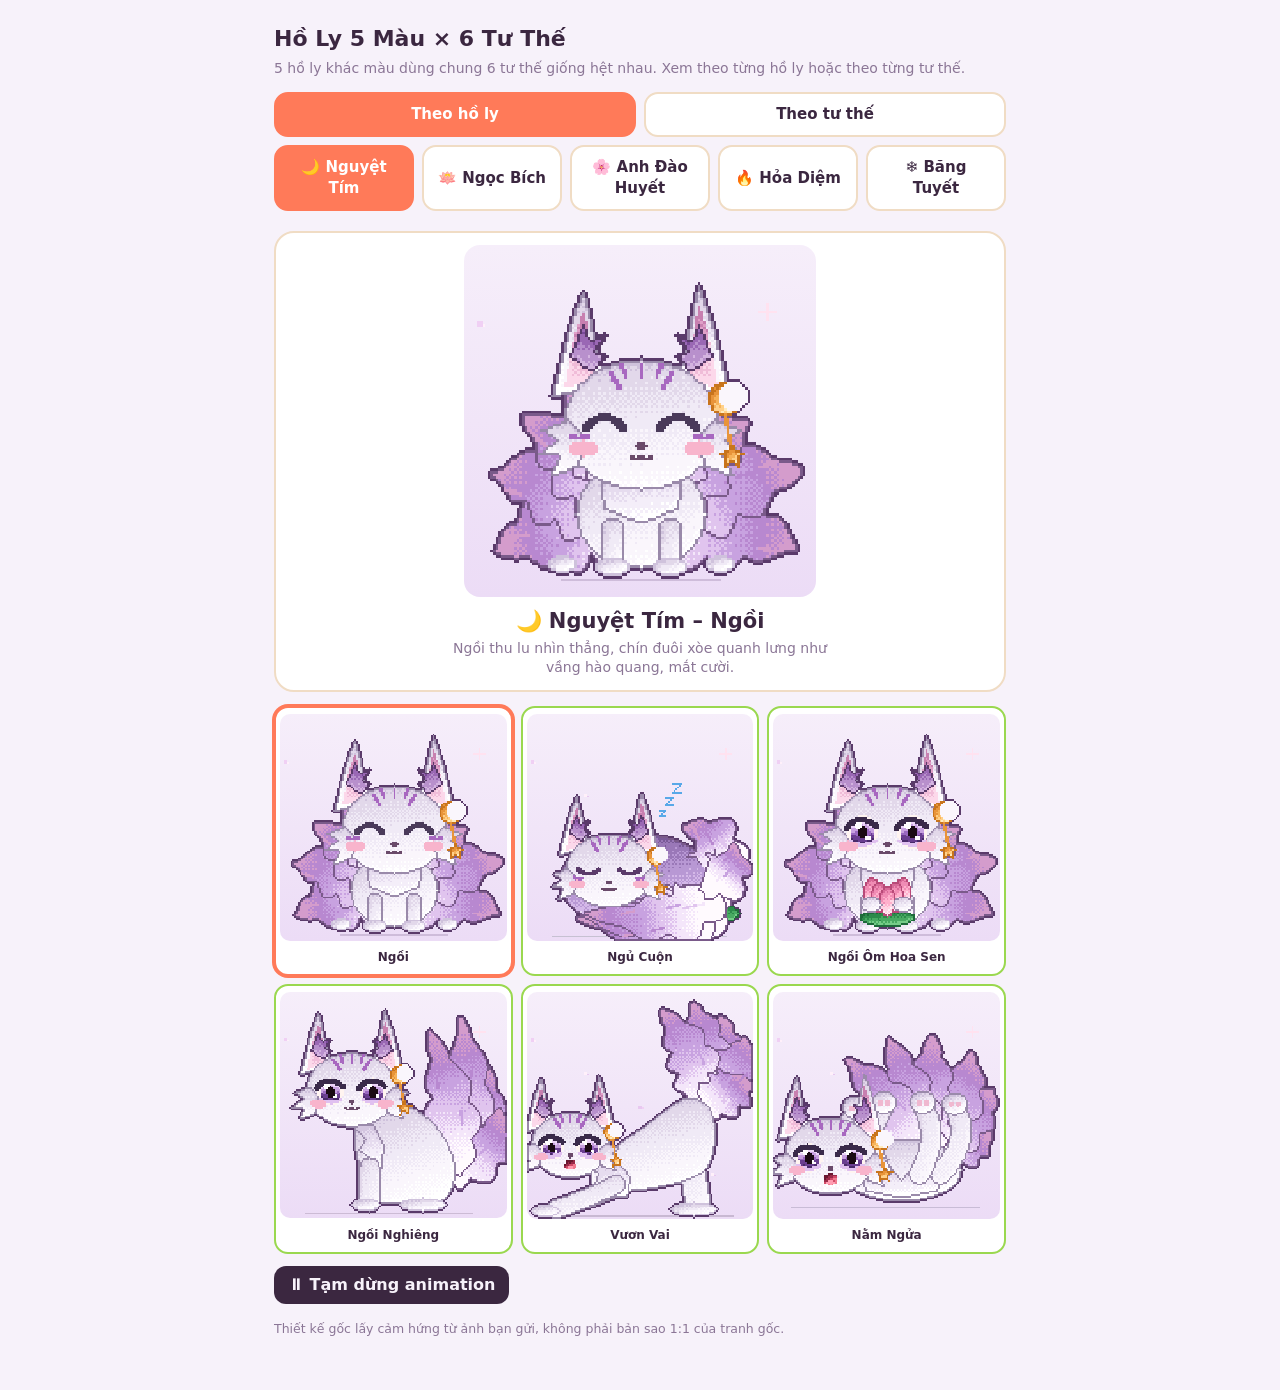
<file: Hồ Ly 5 Màu × 6 Tư Thế.html>
<!DOCTYPE html>
<html lang="vi">
<head>
<meta charset="utf-8">
<meta name="viewport" content="width=device-width, initial-scale=1, viewport-fit=cover">
<title>Hồ Ly 5 Màu × 6 Tư Thế</title>
<style>
:root{box-sizing:border-box;padding-top:env(safe-area-inset-top,0px);padding-bottom:env(safe-area-inset-bottom,0px);
--bg:#f7f2fa;--card:#fff;--ink:#3b2740;--mute:#8b7696;--line:#f0dcc4;--acc:#ff7a59;--accink:#fff}
@media (prefers-color-scheme:dark){:root:not([data-theme="light"]){--bg:#1f1628;--card:#2b2038;--ink:#f7ecff;--mute:#b6a5c9;--line:#44345c;--acc:#ff8a6a;--accink:#2a1208}}
:root[data-theme="dark"]{--bg:#1f1628;--card:#2b2038;--ink:#f7ecff;--mute:#b6a5c9;--line:#44345c;--acc:#ff8a6a;--accink:#2a1208}
html{scroll-padding-top:env(safe-area-inset-top,0px)}
*{box-sizing:border-box}
body{margin:0;background:var(--bg);color:var(--ink);font-family:"Nunito","Trebuchet MS",system-ui,sans-serif;line-height:1.4}
.wrap{max-width:760px;margin:0 auto;padding:18px 14px 40px}
h1{font-size:22px;margin:6px 0 4px;font-weight:900}
.sub{color:var(--mute);font-size:14px;margin:0 0 14px}
.tabs{display:flex;gap:8px;overflow-x:auto;padding-bottom:6px;margin-top:6px}.tabs.sub2{margin-top:2px}.grid{grid-template-columns:repeat(3,1fr)!important}.card b{font-size:12px}
.tab{flex:1;border:2px solid var(--line);background:var(--card);color:var(--ink);border-radius:14px;padding:10px 12px;font:inherit;font-weight:800;font-size:15px;cursor:pointer}
.tab[aria-selected="true"]{background:var(--acc);border-color:var(--acc);color:var(--accink)}
button:focus-visible{outline:3px solid #5d86ff;outline-offset:2px}
.hero{margin-top:14px;background:var(--card);border:2px solid var(--line);border-radius:20px;padding:12px;text-align:center}
.stage{border-radius:16px;padding:8px;line-height:0;display:inline-block}
.stage canvas{width:min(78vw,336px);height:min(78vw,336px);image-rendering:pixelated}
.pname{font-size:21px;font-weight:900;margin:10px 0 2px}
.desc{font-size:14px;color:var(--mute);margin:0 auto;max-width:42ch}
.grid{display:grid;grid-template-columns:repeat(3,1fr);gap:8px;margin-top:14px}
.card{background:var(--card);border:2px solid var(--line);border-radius:14px;padding:6px 4px 8px;text-align:center;cursor:pointer;font:inherit;color:inherit}
.card{border-color:#9ad84f}.card[aria-current="true"]{border-color:#ff7a59;box-shadow:0 0 0 2px #ff7a59}
.card canvas{width:100%;aspect-ratio:1;image-rendering:pixelated;border-radius:10px}
.card b{display:block;font-size:12px;margin-top:2px}
.pause{margin-top:12px;border:0;border-radius:12px;background:var(--ink);color:var(--bg);font:inherit;font-weight:800;padding:8px 14px;cursor:pointer}
.note{font-size:12.5px;color:var(--mute);margin-top:16px}
</style>
</head>
<body>
<div class="wrap">
<h1>Hồ Ly 5 Màu × 6 Tư Thế</h1>
<p class="sub">5 hồ ly khác màu dùng chung 6 tư thế giống hệt nhau. Xem theo từng hồ ly hoặc theo từng tư thế.</p>
<div class="tabs" id="tabs" role="tablist"></div>
<div id="view"></div>
<button class="pause" id="pause">⏸ Tạm dừng animation</button>
<p class="note">Thiết kế gốc lấy cảm hứng từ ảnh bạn gửi, không phải bản sao 1:1 của tranh gốc.</p>
</div>
<script>
const N=128,EYE='#2a1d3a',WH='#ffffff',BL='#ff9db1',DK='#3a2330';
const GOLD=['#fff3a8','#ffd447','#dd981a'];
function Spr(){this.b=new Array(N*N).fill(null);this.oy=0;this.ox=0;}
const SP=Spr.prototype;
SP.s=function(x,y,c){x=Math.round(x+this.ox);y=Math.round(y+this.oy);if(x<0||x>=N||y<0||y>=N)return;this.b[y*N+x]=c;};
SP.e=function(x,y,c){x=Math.round(x);y=Math.round(y);if(x<0||x>=N||y<0||y>=N)return;if(!this.b[y*N+x])this.b[y*N+x]=c;};
function pick(p,nx,ny){if(typeof p==='string')return p;const k=nx*.5+ny*.85;return k<-.42?p[0]:k>.42?p[2]:p[1];}
SP.ell=function(cx,cy,rx,ry,pal){for(let y=Math.floor(cy-ry);y<=Math.ceil(cy+ry);y++)for(let x=Math.floor(cx-rx);x<=Math.ceil(cx+rx);x++){const nx=(x-cx)/rx,ny=(y-cy)/ry;if(nx*nx+ny*ny<=1)this.s(x,y,pick(pal,nx,ny));}};
SP.rect=function(x,y,w,h,c){for(let j=0;j<h;j++)for(let i=0;i<w;i++)this.s(x+i,y+j,c);};
SP.tri=function(x1,y1,x2,y2,x3,y3,col){const mnx=Math.floor(Math.min(x1,x2,x3)),mxx=Math.ceil(Math.max(x1,x2,x3)),mny=Math.floor(Math.min(y1,y2,y3)),mxy=Math.ceil(Math.max(y1,y2,y3));const d=(px,py,ax,ay,bx,by)=>(px-bx)*(ay-by)-(ax-bx)*(py-by);for(let y=mny;y<=mxy;y++)for(let x=mnx;x<=mxx;x++){const a=d(x,y,x1,y1,x2,y2),b=d(x,y,x2,y2,x3,y3),c=d(x,y,x3,y3,x1,y1);if(!((a<0||b<0||c<0)&&(a>0||b>0||c>0)))this.s(x,y,col);}};
SP.stamp=function(x,y,w,col){const r=w/2;for(let yy=Math.floor(y-r);yy<=Math.ceil(y+r);yy++)for(let xx=Math.floor(x-r);xx<=Math.ceil(x+r);xx++)if((xx-x)*(xx-x)+(yy-y)*(yy-y)<=r*r+.3)this.s(xx,yy,col);};
SP.stroke=function(p0,p1,p2,wf,col,tip,tf){const n=64;const wfn=typeof wf==='function'?wf:typeof wf==='number'?(()=>wf):(t=>wf[0]+(wf[1]-wf[0])*t);for(let i=0;i<=n;i++){const t=i/n,u=1-t;const x=u*u*p0[0]+2*u*t*p1[0]+t*t*p2[0],y=u*u*p0[1]+2*u*t*p1[1]+t*t*p2[1];this.stamp(x,y,Math.max(1,wfn(t)),(tip&&t>1-(tf||0))?tip:col);}};
SP.outline=function(col){const o=this.b.slice(),b=this.b;for(let y=0;y<N;y++)for(let x=0;x<N;x++){if(b[y*N+x])continue;if((x>0&&b[y*N+x-1])||(x<N-1&&b[y*N+x+1])||(y>0&&b[(y-1)*N+x])||(y<N-1&&b[(y+1)*N+x]))o[y*N+x]=col;}this.b=o;};

function bigEye(c,x,y,iris,blink){
  if(blink){c.rect(x,y+4,5,1,EYE);return;}
  c.rect(x+1,y,3,1,EYE);c.rect(x,y+1,5,4,EYE);c.rect(x+1,y+5,3,1,EYE);
  c.rect(x+1,y+3,3,2,iris);c.rect(x+1,y+5,3,1,iris);
  c.rect(x,y+1,2,2,WH);c.s(x+4,y+4,'rgba(255,255,255,.85)');
}
function happyEye(c,x,y){[[0,3],[1,2],[2,1],[3,2],[4,3]].forEach(p=>{c.s(x+p[0],y+p[1],EYE);c.s(x+p[0],y+p[1]+1,EYE);});}
function sleepEye(c,x,y){[[0,1],[1,2],[2,2],[3,2],[4,1]].forEach(p=>c.s(x+p[0],y+p[1],EYE));c.s(0+x,y,EYE);c.s(x+4,y,EYE);}
function shadow(c,w,y){y=y||45;const h=w/2;for(let x=Math.round(23.5-h);x<=Math.round(23.5+h);x++){c.e(x,y,'rgba(60,40,70,.2)');if(Math.abs(x-23.5)<h-3)c.e(x,y+1,'rgba(60,40,70,.2)');}}
function spark(c,x,y,col){c.e(x,y,col);c.e(x-1,y,col);c.e(x+1,y,col);c.e(x,y-1,col);c.e(x,y+1,col);}
function heart(c,x,y,col){[[1,0],[3,0],[0,1],[1,1],[2,1],[3,1],[4,1],[1,2],[2,2],[3,2],[2,3]].forEach(p=>c.e(x+p[0],y+p[1],col));}
function zee(c,x,y,z,col){for(let i=0;i<z;i++){c.e(x+i,y,col);c.e(x+i,y+z-1,col);c.e(x+z-1-i,y+i,col);}}
function flame(c,x,y,h,t,cols){for(let i=0;i<h;i++){const f=i/h,hw=(1-f)*h*.42+.4,off=Math.round(Math.sin(t*1.7+i*1.1)*.8*f);for(let xx=Math.round(x-hw+off);xx<=Math.round(x+hw+off);xx++)c.s(xx,y-i,cols[0]);if(i<h*.7){const h2=hw*.5;for(let xx=Math.round(x-h2+off);xx<=Math.round(x+h2+off);xx++)c.s(xx,y-i,cols[1]);}}}

/* --- khuôn mặt chung --- */
function face(c,F,cx,ey,o){o=o||{};const f=Math.floor(cx),ce=Math.ceil(cx),g=o.gap||0,xl=f-7+g,xr=ce+3-g,iris=o.iris||F.eye||'#6a4aa8';
  if(o.mode==='happy'){happyEye(c,xl,ey);happyEye(c,xr,ey);}
  else if(o.mode==='sleep'){sleepEye(c,xl,ey+1);sleepEye(c,xr,ey+1);}
  else{bigEye(c,xl,ey,iris,o.blink);bigEye(c,xr,ey,iris,o.blink);}
  c.rect(xl-3,ey+6,3,1,BL);c.rect(xr+5,ey+6,3,1,BL);
  if(o.drag){c.s(f-1,ey+7,'#7a5a7a');c.s(ce+1,ey+7,'#7a5a7a');}else c.rect(f,ey+7,2,1,F.nose||DK);
  if(o.open){c.rect(f,ey+9,2,2,DK);c.s(f,ey+10,BL);c.s(f-1,ey+8,DK);c.s(ce+1,ey+8,DK);}
  else{c.s(f-1,ey+9,DK);c.s(ce+1,ey+9,DK);c.rect(f,ey+10,2,1,DK);}
}

/* ===== Engine tô khối có chiều sâu, 128x128 ===== */
SP.poly=function(pts,col){const ys=pts.map(p=>p[1]);const y0=Math.floor(Math.min(...ys)),y1=Math.ceil(Math.max(...ys));
  for(let y=y0;y<=y1;y++){const xs=[];for(let i=0;i<pts.length;i++){const a=pts[i],b=pts[(i+1)%pts.length];if((a[1]<=y&&b[1]>y)||(b[1]<=y&&a[1]>y))xs.push(a[0]+(y-a[1])/(b[1]-a[1])*(b[0]-a[0]));}
    xs.sort((p,q)=>p-q);for(let k=0;k+1<xs.length;k+=2)for(let x=Math.round(xs[k]);x<=Math.round(xs[k+1]);x++)this.s(x,y,col);}};
SP.blob=function(pts,col,seg){seg=seg||8;const n=pts.length,out=[];
  for(let i=0;i<n;i++){const p0=pts[(i-1+n)%n],p1=pts[i],p2=pts[(i+1)%n],p3=pts[(i+2)%n];
    for(let s=0;s<seg;s++){const t=s/seg,t2=t*t,t3=t2*t;const f=k=>.5*((2*p1[k])+(-p0[k]+p2[k])*t+(2*p0[k]-5*p1[k]+4*p2[k]-p3[k])*t2+(-p0[k]+3*p1[k]-3*p2[k]+p3[k])*t3);out.push([f(0),f(1)]);}}
  this.poly(out,col);return out;};
const BAY=[[0,8,2,10],[12,4,14,6],[3,11,1,9],[15,7,13,5]];
/* tô khối: sáng từ trên-trái, dither giữa các tông, viền cùng tông */
SP.shadeFill=function(m,pal,o){o=o||{};const mb=m.b;let x0=N,y0=N,x1=-1,y1=-1;
  for(let y=0;y<N;y++)for(let x=0;x<N;x++)if(mb[y*N+x]){if(x<x0)x0=x;if(x>x1)x1=x;if(y<y0)y0=y;if(y>y1)y1=y;}
  if(x1<0)return;const w=x1-x0+3,h=y1-y0+3,D=new Uint8Array(w*h),I=(x,y)=>(y-y0+1)*w+(x-x0+1);
  for(let y=y0;y<=y1;y++)for(let x=x0;x<=x1;x++)D[I(x,y)]=mb[y*N+x]?200:0;
  for(let y=y0;y<=y1;y++)for(let x=x0;x<=x1;x++){const i=I(x,y);if(D[i]){D[i]=Math.min(D[i],D[i-1]+1,D[i-w]+1);}}
  for(let y=y1;y>=y0;y--)for(let x=x1;x>=x0;x--){const i=I(x,y);if(D[i]){D[i]=Math.min(D[i],D[i+1]+1,D[i+w]+1);}}
  const lx=o.lx===undefined?-.5:o.lx,ly=o.ly===undefined?-.85:o.ly,cx=(x0+x1)/2,cy=(y0+y1)/2,rx=(w-2)/2||1,ry=(h-2)/2||1,k=pal.length,ct=o.ct||1;
  for(let y=y0;y<=y1;y++)for(let x=x0;x<=x1;x++){if(!mb[y*N+x])continue;const d=D[I(x,y)],nx=(x-cx)/rx,ny=(y-cy)/ry;
    let v=o.vfn?o.vfn(x,y):.52-(nx*lx+ny*ly)*.42*ct+(o.bias||0);
    if(!o.vfn&&d<=3){v-=(.16-d*.04)*(((nx*lx+ny*ly)>0)?-1:1)*-1;}
    if(d===1&&o.line!==false){this.b[y*N+x]=o.lineCol||pal[0];continue;}
    const idx=Math.max(0,Math.min(k-1,Math.floor(v*k+(BAY[y&3][x&3]/16-.5)*(o.dither===undefined?1:o.dither))));
    this.b[y*N+x]=pal[idx];}};
function part(c,fn,pal,o){const m=new Spr();m.oy=c.oy;m.ox=c.ox;fn(m);c.shadeFill(m,pal,o);}
function lock(c,x0,y0,x1,y1,bend,w0,w1,pal,o){part(c,m=>{const mx=(x0+x1)/2,my=(y0+y1)/2,dx=x1-x0,dy=y1-y0,l=Math.hypot(dx,dy)||1;m.stroke([x0,y0],[mx-dy/l*bend,my+dx/l*bend],[x1,y1],u=>w0+(w1-w0)*Math.pow(u,.85),'x');},pal,o);}
function flower5(c,x,y,r,pal){part(c,m=>{for(let k=0;k<5;k++){const an=k*1.2566-1.57;m.ell(x+Math.cos(an)*r*.9,y+Math.sin(an)*r*.9,r*.75,r*.75,'x');}m.ell(x,y,r*.6,r*.6,'x');},pal,{line:true});c.ell(x,y,r*.32,r*.32,'#f4d878');}
function clover4(c,x,y,r,pal,rot){part(c,m=>{[0,1,2,3].forEach(k=>{const an=rot+k*1.5708;m.ell(x+Math.cos(an)*r*.78,y+Math.sin(an)*r*.78,r*.74,r*.74,'x');});m.ell(x,y,r*.4,r*.4,'x');},pal,{lx:-.4,ly:-.8});c.stroke([x,y],[x+r*.2,y+r*.6],[x+r*.1,y+r*1.1],1.2,pal[0]);}
function eyeBig(c,x,y,blink,pal,lash,o){o=o||{};
  if(blink){c.stroke([x-9,y+1],[x,y+5],[x+9,y+1],2.6,lash);return;}
  c.ell(x,y+1,9.2,10.6,'#fff6f0');
  part(c,m=>m.ell(x,y+1.5,7.6,9,'x'),pal,{lx:0,ly:.95,ct:1.3,line:false,dither:.5});
  c.ell(x,y+1,3.4,4.4,'#1f2434');
  c.ell(x-3,y-3,2.8,3,'#ffffff');c.ell(x+3.4,y+4.6,1.5,1.5,'rgba(255,255,255,.9)');c.ell(x+4.6,y+1,.9,.9,'rgba(255,255,255,.8)');
  c.stroke([x-10,y-1],[x-2,y-10.5],[x+9,y-3],3.2,lash);c.stroke([x+8,y-3],[x+11,y-3.5],[x+12.5,y-1],1.6,lash);c.stroke([x-9.5,y-2],[x-12,y-3.2],[x-13,y-.5],1.4,lash);
  c.stroke([x-6,y+10.8],[x,y+12.2],[x+6,y+10.8],1,o.lower||'#e8a0a0');}
function dots(c,t,cols,n){for(let i=0;i<n;i++){const x=(10+i*(108/n)+Math.sin(t*.22+i)*5)%124,y=((t*.9+i*17)%116)+4;c.e(x,y,cols[i%cols.length]);c.e(x+1,y,cols[i%cols.length]);c.e(x,y+1,cols[i%cols.length]);c.e(x+1,y+1,cols[i%cols.length]);}}
const SK=['#d9a29c','#ecc0b4','#f8d8cc','#fde8de','#fff6f0'];

/* ===== 5 hồ ly 128x128 ===== */
function bz(p0,p1,p2,u){const v=1-u;return [v*v*p0[0]+2*v*u*p1[0]+u*u*p2[0],v*v*p0[1]+2*v*u*p1[1]+u*u*p2[1]];}
function noise(x,y){return (Math.sin(x*.21+Math.sin(y*.17)*2)+Math.sin(y*.19+Math.cos(x*.13)*2)+Math.sin((x+y)*.11))/3;}
function plumePts(p0,p1,p2,w,o){o=o||{};const n=48,L=[],R=[],jag=o.jag===undefined?.2:o.jag,fr=o.fr||13,ph=o.ph||0;
  for(let i=0;i<=n;i++){const u=i/n,[x,y]=bz(p0,p1,p2,u),dx=2*(1-u)*(p1[0]-p0[0])+2*u*(p2[0]-p1[0]),dy=2*(1-u)*(p1[1]-p0[1])+2*u*(p2[1]-p1[1]),l=Math.hypot(dx,dy)||1,nx=-dy/l,ny=dx/l;
    const prof=w*(.5+.5*Math.sin(Math.PI*Math.min(1,.15+u*.85)))*(1-.88*Math.pow(u,5));
    const jl=1+jag*(Math.abs(Math.sin(u*fr+ph))*2-1)*(u>.08?1:0),jr=1+jag*(Math.abs(Math.sin(u*fr*1.1+ph+1.7))*2-1)*(u>.08?1:0);
    L.push([x+nx*prof*jl,y+ny*prof*jl]);R.push([x-nx*prof*jr,y-ny*prof*jr]);}
  return L.concat(R.reverse());}
function plume(c,p0,p1,p2,w,pal,o){o=o||{};const m=new Spr();m.oy=c.oy;m.ox=c.ox;m.poly(plumePts(p0,p1,p2,w,o),'x');
  const ax=[p2[0]-p0[0],p2[1]-p0[1]],l2=ax[0]*ax[0]+ax[1]*ax[1]||1;
  c.shadeFill(m,pal,{vfn:(x,y)=>{const u=Math.max(0,Math.min(1,((x-c.ox-p0[0])*ax[0]+(y-c.oy-p0[1])*ax[1])/l2));return u*.96+.02+noise(x,y)*.05;},lineCol:o.lineCol,line:o.line!==false,dither:o.dither===undefined?1:o.dither});
  if(o.fur){const n=o.fur;for(let k=0;k<n;k++){const u=.12+k/n*.8,[x,y]=bz(p0,p1,p2,u),dx=p2[0]-p0[0],dy=p2[1]-p0[1],l=Math.hypot(dx,dy)||1,off=Math.sin(k*2.3+(o.ph||0))*w*.45;
    c.stroke([x-dy/l*off,y+dx/l*off],[x-dy/l*off+dx/l*3,y+dx/l*off+dy/l*3],[x-dy/l*off+dx/l*7,y+dx/l*off+dy/l*7],1,pal[Math.min(pal.length-1,Math.floor(u*pal.length)+1)]);}}}
function tuftsPoly(c,pts,pal,o){part(c,m=>m.poly(pts,'x'),pal,o||{lx:-.3,ly:-.8});}
function eyeFox(c,x,y,blink,iris,rim,w,h,lineCol){w=w||9;h=h||10;
  if(blink){c.stroke([x-w,y+1],[x,y+4],[x+w,y+1],2.4,lineCol);return;}
  c.ell(x,y+1,w+.6,h+.4,'#fff4f0');
  part(c,m=>m.ell(x,y+1.4,w-1,h-1,'x'),iris,{lx:0,ly:.95,ct:1.3,line:false,dither:.5});
  c.ell(x,y+1.2,w*.36,h*.42,'#1a0a14');c.ell(x-w*.35,y-h*.35,w*.28,h*.28,'#ffffff');c.ell(x+w*.38,y+h*.5,w*.15,w*.15,'rgba(255,255,255,.9)');
  if(rim)c.stroke([x-w+1,y+h*.7],[x,y+h+1],[x+w-1,y+h*.7],1.8,rim);
  c.stroke([x-w-1,y-1],[x-2,y-h-1.5],[x+w,y-2],3,lineCol);}
function sakura(c,x,y,r,rot){const P=['#d85a88','#f08cb0','#ffb4cc','#ffd4e2','#fff0f4'];part(c,m=>{for(let k=0;k<5;k++){const an=rot+k*1.2566;m.ell(x+Math.cos(an)*r*.85,y+Math.sin(an)*r*.85,r*.72,r*.72,'x');}m.ell(x,y,r*.5,r*.5,'x');},P,{lineCol:'#b8486e'});c.ell(x,y,r*.28,r*.28,'#f6c860');}
function sparkle(c,x,y,col,s){s=s||2;for(let i=-s;i<=s;i++){c.e(x+i,y,col);c.e(x,y+i,col);}c.e(x,y,'#ffffff');}
function petals(c,t,n,cols,w,h){for(let i=0;i<n;i++){const x=(8+i*(w/n)+Math.sin(t*.22+i*1.3)*6)%w,y=((t*1.1+i*19)%h)+2;const col=cols[i%cols.length];c.e(x,y,col);c.e(x+1,y,col);c.e(x,y+1,col);c.e(x+1,y+1,col);c.e(x+2,y+1,cols[(i+1)%cols.length]);}}
function flameTear(c,x,y,h,t,pal,ph){part(c,m=>{const pts=[];for(let i=0;i<=16;i++){const u=i/16,yy=y-u*h,w=Math.sin(Math.PI*Math.pow(u,.7))*h*.36*(1-.3*u);pts.push([x-w+Math.sin(t*.5+u*5+ph)*u*3,yy]);}for(let i=16;i>=0;i--){const u=i/16,yy=y-u*h,w=Math.sin(Math.PI*Math.pow(u,.7))*h*.36*(1-.3*u);pts.push([x+w+Math.sin(t*.5+u*5+ph)*u*3,yy]);}m.poly(pts,'x');},pal,{lx:0,ly:.9,line:false,dither:1});c.ell(x,y-h*.22,h*.12,h*.16,pal[pal.length-1]);}
const OUTF='#4a2a3a';

/* ===== 5 hồ ly x 6 tư thế dùng chung ===== */
const LOT=['#d86a98','#f08cb4','#ffb0cc','#ffd4e4','#fff0f6'],ORG=['#c8741c','#e8943a','#f6b25a','#ffd088','#ffecc0'];
const T_PUR={name:'Nguyệt Tím',icon:'🌙',body:['#cfc2dc','#e2d8ea','#f0eaf6','#faf6fc','#ffffff'],ear:['#cfc2dc','#e2d8ea','#f0eaf6','#faf6fc','#ffffff'],ein:['#c880b0','#e0a0c8','#f0bcd8','#fcd8ea'],etuft:['#7a4a98','#9a68b4','#b890cc','#d4b4e0'],
  tail:['#fffafe','#f4e6fa','#e0c4ee','#c8a2e0','#b888d0','#d49ccc'],tl:'#7a5a8a',OL:'#5a3a6a',bl:'#9a8aaa',chest:['#d4c6e0','#e6dcef','#f4eef9','#ffffff'],iris:['#4a2a6a','#6a3e90','#9a68c0','#c8a0e0','#ecd4f8'],rim:'#e0c0f0',eyeLine:'#3a2a4a',blush:'#f8b4cc',mark:'#a868c0',mound:['#7a5a98','#9a78b8','#b898d4','#d4b8e8','#ecdcf6'],sp1:'#f4d8ff',sp2:'#ffe2f0',pet:['#f0d0f4','#fff0fa','#e8c8f0'],stage:['#f6eefa','#ecdcf6']};
const T_JAD={name:'Ngọc Bích',icon:'🪷',body:['#c0dccc','#dceee4','#eef8f2','#f8fcfa','#ffffff'],ear:['#c0dccc','#dceee4','#eef8f2','#f8fcfa','#ffffff'],ein:['#2a8a6a','#48a888','#78c8a8','#aee4cc'],etuft:['#2a8a5a','#48aa78','#78c898','#aee4c4'],
  tail:['#d8f6e6','#a8e4c8','#78cca8','#48a888','#2a7a64','#e8d890'],tl:'#174030',OL:'#1e4a3c',bl:'#8aa898',chest:['#c0dccc','#dceee4','#f2f8f4','#ffffff'],iris:['#14503e','#2a7a64','#48a888','#80ccb0','#c0eedc'],rim:'#a8e8c8',eyeLine:'#14402e',blush:'#f4b8c8',mark:'#58b898',mound:['#1e5a48','#2f7e64','#52a888','#82ccb0','#bce8d4'],sp1:'#d8fff0',sp2:'#fff6c8',pet:['#c8f0dc','#f0fff8','#ffe0ec'],stage:['#e8f6ee','#d4ecdf']};
const T_SAK={name:'Anh Đào Huyết',icon:'🌸',body:['#4a4250','#8a828c','#c8c0c4','#ece6e6','#fff8f6'],ear:['#14101a','#241c28','#38303c','#4c4450','#5c5460'],ein:['#8a1830','#b02a44','#d44a64','#e87a8e'],etuft:['#4a0a1c','#7a1430','#b02a48','#e0587a'],leg:['#14101a','#241c28','#38303c','#4c4450','#5c5460'],
  tail:['#fff4ee','#f8d4d0','#e88a98','#c43a52','#7a1830','#2a0c18'],tl:'#2a0c18',OL:'#2a1018',bl:'#3a3040',chest:['#c8c0c4','#e0d8da','#f4eeee','#ffffff'],iris:['#4a0a1c','#7a1430','#b02a48','#e0587a','#ff9ab0'],rim:'#f0c050',eyeLine:'#14101a',blush:'#e8808c',mark:'#b02a48',mound:['#2a1020','#4a1a30','#7a2a48','#a84a68','#d88aa0'],sp1:'#ffe0e8',sp2:'#ffd0dc',pet:['#ffb8cc','#ffd8e4','#ffe8f0'],jag:.45,stage:['#fbeef2','#f4dce4']};
const T_FLM={name:'Hỏa Diệm',icon:'🔥',body:['#7a2c0c','#b45418','#e8842c','#ffb450','#ffe0a0'],ear:['#5a1c08','#7a2c0c','#b45418','#e8842c','#ffb450'],ein:['#3a1008','#6a2410','#8a3a18','#b05a28'],etuft:['#3a1008','#6a2410','#8a3a18','#b05a28'],cheek:['#d8b890','#ecd4b0','#f8ecd4','#fff6e8','#ffffff'],leg:['#2a1008','#4a2010','#6a3418','#8a4a22','#b45418'],
  tail:['#fff6d0','#ffe090','#ffb444','#f4701c','#c8300c','#7a1008'],tl:'#6a1808',OL:'#4a1608',bl:'#5a1c08',chest:['#d8b890','#ecd4b0','#f8ecd4','#fff6e8'],iris:['#6a2c08','#a8581a','#e08a2c','#ffc050','#fff0a0'],rim:null,eyeLine:'#2a0c06',blush:'#e08060',mark:'#e83a10',mound:['#7a2c0c','#b45418','#e8842c','#ffb450','#ffe0a0'],sp1:'#ffe0a0',sp2:'#ffd080',pet:['#ffb030','#ff6a1c','#ffe090'],jag:.4,stage:['#fff0e0','#ffdcc0']};
const T_ICE={name:'Băng Tuyết',icon:'❄️',body:['#b8cce0','#d4e4f2','#e8f2fa','#f6fafe','#ffffff'],ear:['#b8cce0','#d4e4f2','#e8f2fa','#f6fafe','#ffffff'],ein:['#5a98d8','#7ab6e8','#a0d0f4','#d0eaff'],etuft:['#3a78c0','#5a98d8','#90c0ec','#c4e0f8'],
  tail:['#ffffff','#e8f8ff','#c0e4fa','#90c8f0','#60a4e0','#3a7cc8'],tl:'#3a5a8a',OL:'#2c4a7a',bl:'#7a9ac0',chest:['#c8dcec','#e0eef8','#f2f8fd','#ffffff'],iris:['#1a3a78','#2a5cb0','#4a8ee0','#84c4f8','#c8eeff'],rim:'#9ad0ff',eyeLine:'#1a2a4a',blush:'#f0b8d0',mark:'#6a9ae0',mound:['#3a6ab0','#5a8cd0','#86b0e4','#b4d4f4','#e0f0fc'],sp1:'#e8f8ff',sp2:'#c8e8ff',pet:['#ffffff','#c8e8ff','#e0f4ff'],jag:.34,stage:['#eaf4fc','#d6e8f8']};

/* phụ kiện riêng từng màu, đặt theo mỏ neo của đầu */
function deco(c,T,A,t){const s2=Math.sin(t*.35)*2.5;
  if(T===T_PUR){const [mx,my]=A.earR;part(c,m=>m.ell(mx,my,6.6*A.s,6.6*A.s,'x'),ORG,{lx:-.4,ly:-.8});c.ell(mx+3*A.s,my-1,5.6*A.s,5.6*A.s,T.body[3]);c.stroke([mx,my+6*A.s],[mx+s2*.4,my+12*A.s],[mx+s2*.8,my+18*A.s],1,'#e8943a');
    part(c,m=>{for(let k=0;k<5;k++){const an=-1.57+k*1.2566,an2=an+.6283,r=6*A.s,r2=2.6*A.s,cy=my+22*A.s;m.tri(mx+s2+Math.cos(an)*r,cy+Math.sin(an)*r,mx+s2+Math.cos(an2)*r2,cy+Math.sin(an2)*r2,mx+s2+Math.cos(an-.6283)*r2,cy+Math.sin(an-.6283)*r2,'x');m.ell(mx+s2,cy,3*A.s,3*A.s,'x');}},ORG,{});}
  else if(T===T_JAD){const [mx,my]=A.earR;c.stroke([mx,my-4*A.s],[mx+s2*.4,my+4*A.s],[mx+s2*.8,my+12*A.s],1,'#48a888');part(c,m=>m.ell(mx+s2*.8,my+16*A.s,3.6*A.s,5*A.s,'x'),LOT,{lx:-.3,ly:-.8,lineCol:'#b84a78'});
    part(c,m=>m.ell(A.fore[0],A.fore[1]+4*A.s,5*A.s,6*A.s,'x'),['#2a8a5a','#48aa78','#78c898','#aee4c4'],{});}
  else if(T===T_SAK){sakura(c,A.earL[0]-4*A.s,A.earL[1]-14*A.s,5.4*A.s,.3);sakura(c,A.earR[0]+4*A.s,A.earR[1]-14*A.s,5.2*A.s,.8);ruby(c,A.fore[0],A.fore[1]+6*A.s,3.4*A.s);
    const [nx,ny]=A.neck;part(c,m=>m.blob([[nx,ny],[nx-10*A.s,ny-5*A.s],[nx-11*A.s,ny+6*A.s],[nx-2*A.s,ny+7*A.s]],'x'),['#5a0a18','#8e1a2c','#c0304a','#e0586e'],{});part(c,m=>m.blob([[nx,ny],[nx+10*A.s,ny-5*A.s],[nx+11*A.s,ny+6*A.s],[nx+2*A.s,ny+7*A.s]],'x'),['#5a0a18','#8e1a2c','#c0304a','#e0586e'],{});c.ell(nx,ny+1,3*A.s,3.4*A.s,'#b02a44');}
  else if(T===T_FLM){const [fx,fy]=A.fore;c.tri(fx-4*A.s,fy+8*A.s,fx+4*A.s,fy+8*A.s,fx,fy-2*A.s,'#e83a10');c.tri(fx-2*A.s,fy+8*A.s,fx+2*A.s,fy+8*A.s,fx,fy+2*A.s,'#ffd060');}
  else{const [fx,fy]=A.fore;part(c,m=>m.poly([[fx,fy-2*A.s],[fx+5*A.s,fy+5*A.s],[fx,fy+14*A.s],[fx-5*A.s,fy+5*A.s]],'x'),['#2a6ac0','#4a8ee0','#7ab4f4','#b8e0ff','#ffffff'],{lx:-.3,ly:-.8});
    const [mx,my]=A.earR;c.stroke([mx,my-4*A.s],[mx+s2*.3,my+4*A.s],[mx+s2*.6,my+10*A.s],1,'#7ab6e8');c.tri(mx+s2*.6-4*A.s,my+16*A.s,mx+s2*.6+4*A.s,my+16*A.s,mx+s2*.6,my+8*A.s,'#e8f8ff');c.tri(mx+s2*.6-4*A.s,my+16*A.s,mx+s2*.6+4*A.s,my+16*A.s,mx+s2*.6,my+24*A.s,'#a8d4f4');}}
function ruby(c,x,y,r){c.ell(x,y,r+1.4,r+1.8,'#d4a838');part(c,m=>m.ell(x,y,r,r+1,'x'),['#5a0a20','#8a1430','#c0304c','#e86a84','#ffb0c0'],{});c.ell(x-r*.4,y-r*.5,1.1,1.1,'#ffffff');}
/* hiệu ứng riêng từng màu */
function fxTheme(c,T,t,gy){
  if(T===T_SAK){[[16,gy-2,18,0],[112,gy-2,20,3]].forEach(([x,y,h,p])=>flameTear(c,x,y,h+Math.sin(t*.5+p)*2,t,['#6a0a1c','#a01830','#d03850','#f06a78','#ffb0b8'],p));petals(c,t,8,T.pet,124,110);}
  else if(T===T_FLM){for(let i=0;i<7;i++){const q=(t*1.5+i*9)%44;c.e(20+i*14+Math.sin(i+t*.3)*4,gy-q*1.9,(t+i)%2?'#ffb030':'#ff6a1c');c.e(21+i*14+Math.sin(i+t*.3)*4,gy-q*1.9+1,'#ffe090');}}
  else if(T===T_ICE){for(let i=0;i<9;i++){const x=(8+i*14+Math.sin(t*.25+i)*5)%124,y=((t*1.0+i*15)%116)+2,col=i%2?'#ffffff':'#c8e8ff';c.e(x,y,col);c.e(x-1,y,col);c.e(x+1,y,col);c.e(x,y-1,col);c.e(x,y+1,col);}}
  else if(T===T_JAD){for(let i=0;i<7;i++){const x=14+i*16+Math.sin(t*.2+i)*6,y=30+((i*23)%56)+Math.sin(t*.3+i*1.4)*6;if((t+i*3)%8<5){c.e(x,y,'#f0ffa0');c.e(x+1,y,'#d8f870');c.e(x,y+1,'#d8f870');}}}
  else{petals(c,t,5,T.pet,124,110);}
  if(t%8<4)sparkle(c,16,18,T.sp1,3);else sparkle(c,112,22,T.sp2,3);}
function tailFan(c,T,list,t,w,fur){list.forEach(([bx,by,ex,ey,cx,cy,ph],i)=>{const sx=Math.sin(t*.3+i*.8)*3.4;plume(c,[bx,by],[cx,cy],[ex+sx,ey+Math.cos(t*.3+i*.8)*3],w,T.tail,{lineCol:T.tl,jag:T.jag||.22,fr:(T.jag>.3?8:12),ph:ph||i*1.3,fur:fur||5});});}

/* ===== đầu nhìn thẳng, dùng chung mọi tư thế ===== */
function headF(c,T,hx,hy,s,o){o=o||{};const X=x=>hx+(x-64)*s,Y=y=>hy+(y-66)*s,P=(x,y)=>[X(x),Y(y)],t=o.t||0,A={s:s,earR:P(96,56),earL:P(32,56),fore:P(64,46),neck:[hx,hy+27*s]};
  [-1,1].forEach(sd=>{const ew=Math.sin(t*.3+(sd+4)*.7)*.8+((o.twitch&&sd>0)?1.5:0);
    part(c,m=>m.poly([P(64+sd*14,50),P(64+sd*34,56),P(64+sd*27,28+ew),P(64+sd*22,14+ew*2)],'x'),T.ear,{lx:-.2*sd,ly:-.7,lineCol:T.bl});
    part(c,m=>m.poly([P(64+sd*18,48),P(64+sd*29,52),P(64+sd*25,32+ew),P(64+sd*22,22+ew*2)],'x'),T.ein,{lx:-.2*sd,ly:-.8,line:false});
    tuftsPoly(c,[P(64+sd*19,46),P(64+sd*14,40),P(64+sd*18,38),P(64+sd*14,32),P(64+sd*20,34),P(64+sd*22,28),P(64+sd*27,40)],T.etuft,{lx:-.2*sd,ly:-.8,lineCol:T.OL});});
  part(c,m=>m.ell(hx,hy,30*s,25*s,'x'),T.body,{lx:-.15,ly:-.9,ct:.8,lineCol:T.bl});
  [-1,1].forEach(sd=>tuftsPoly(c,[P(64+sd*28,64),P(64+sd*38,68),P(64+sd*32,72),P(64+sd*40,78),P(64+sd*31,78),P(64+sd*35,86),P(64+sd*24,82),P(64+sd*22,70)],T.cheek||T.body,{lx:-.2*sd,ly:-.8,lineCol:T.bl}));
  const bl=o.blink;
  [-1,1].forEach(sd=>{const x=64+sd*14;
    if(o.eyes==='open')eyeFox(c,X(x),Y(66),bl,T.iris,T.rim,8*s,9*s,T.eyeLine);
    else if(o.eyes==='sleep'){c.stroke([X(x)-7*s,Y(66)-1*s],[X(x),Y(66)+5*s],[X(x)+7*s,Y(66)-1*s],2.4*s+.4,T.OL);c.stroke([X(x)+sd*5*s,Y(66)+5*s],[X(x)+sd*8*s,Y(66)+7*s],[X(x)+sd*10*s,Y(66)+4*s],1.4,T.mark);}
    else{if(bl)c.stroke([X(x)-7*s,Y(66)],[X(x),Y(66)+2*s],[X(x)+7*s,Y(66)],2,T.OL);else{c.stroke([X(x)-7*s,Y(67)],[X(x),Y(59)],[X(x)+7*s,Y(67)],2.8*s,'#4a3a5a');c.stroke([X(x)+sd*6*s,Y(70)],[X(x)+sd*10*s,Y(72)],[X(x)+sd*13*s,Y(70)],1.6,T.mark);}}
    c.ell(X(64+sd*22),Y(75),5.4*s,3*s,T.blush);c.stroke([X(64+sd*8),Y(52)],[X(64+sd*10),Y(49)],[X(64+sd*12),Y(46)],1.6,T.mark);});
  [-3,0,3].forEach(d=>c.stroke([X(64+d*2),Y(48)],[X(64+d*2),Y(46)],[X(64+d*2.5),Y(43)],1.4,T.mark));
  c.ell(X(64),Y(74),2.2*s,1.6*s,'#6a4a6a');
  if(o.mouth==='open'){part(c,m=>m.ell(X(64),Y(81),4.4*s,3.8*s,'x'),['#6a1830','#9a2a48','#d04a68','#f07a90'],{line:false});c.ell(X(64),Y(83),2.4*s,1.4*s,'#ff9ab0');}
  else{c.stroke([X(60),Y(78)],[X(62),Y(80)],[X(64),Y(78)],1.2,'#6a4a6a');c.stroke([X(64),Y(78)],[X(66),Y(80)],[X(68),Y(78)],1.2,'#6a4a6a');}
  return A;}
function lotusProp(c,x,y,r,t){part(c,m=>m.ell(x,y+r*.9,r*1.5,r*.5,'x'),['#1e6a3a','#2c8a4a','#48aa62','#76cc88'],{lx:-.2,ly:-.9});
  [[-1.5,.9],[1.5,.9],[-.8,.4],[.8,.4],[0,0]].forEach(([dx,dy])=>part(c,m=>m.ell(x+dx*r*.55,y-dy*r*.5+Math.sin(t*.3)*.3,r*.45,r*.85,'x'),LOT,{lx:-.2,ly:-.9,lineCol:'#b84a78'}));}
const LG=T=>T.leg||T.body;

/* ===== Tư thế 1: Ngồi ===== */
function poseSit(c,T,a,o){o=o||{};const t=a.t,bob=Math.round(Math.sin(t*.3))-1;c.oy=bob;c.ox=0;
  const L=[];[0,8,1,7,2,6,3,5,4].forEach(i=>{const sg=i<4?-1:1,ang=(-190+i*25)*Math.PI/180,Lg=57+(i%2)*5,bx=64,by=102;L.push([bx,by,bx+Math.cos(ang)*Lg,by+Math.sin(ang)*Lg,bx+Math.cos(ang-.2*sg)*Lg*.55,by+Math.sin(ang-.2*sg)*Lg*.55,i*1.3]);});tailFan(c,T,L,t,15.5,5);
  part(c,m=>m.ell(64,100,25,21,'x'),T.body,{lx:-.3,ly:-.8,lineCol:T.bl});
  tuftsPoly(c,[[48,84],[56,88],[60,82],[64,90],[68,82],[72,88],[80,84],[78,98],[64,104],[50,98]],T.chest,{lx:-.2,ly:-.9,lineCol:T.bl});
  [-1,1].forEach(sd=>{part(c,m=>m.stroke([64+sd*11,106],[64+sd*11,113],[64+sd*11,119],9,'x'),LG(T),{lx:-.3,ly:-.5,lineCol:T.bl});part(c,m=>m.ell(64+sd*11,120,6.4,3.4,'x'),LG(T),{});part(c,m=>m.ell(64+sd*30,119,5.4,3.6,'x'),LG(T),{});});
  if(o.lotus){lotusProp(c,64,106,10.5,t);[-1,1].forEach(sd=>part(c,m=>m.ell(64+sd*9,108,6,4.4,'x'),LG(T),{lx:-.3,ly:-.6,lineCol:T.bl}));}
  const A=headF(c,T,64,66,1,{t,eyes:o.lotus?'open':'smile',mouth:'cat',blink:a.blink,twitch:a.ear});
  deco(c,T,A,t);c.outline(T.OL);fxTheme(c,T,t,120);
  for(let x=34;x<=94;x++)c.e(x,124,'rgba(90,60,110,.2)');}

/* ===== Tư thế 2: Ngủ cuộn ===== */
function poseSleep(c,T,a){const t=a.t,br=Math.sin(t*.35),sw=i=>Math.sin(t*.25+i*.8);c.oy=0;c.ox=0;
  part(c,m=>m.ell(98,112,22,7,'x'),['#1e6a3a','#2c8a4a','#48aa62','#76cc88'],{lx:-.2,ly:-.9});
  part(c,m=>{[[-10,0],[-5,-5],[0,-8],[5,-5],[10,0]].forEach(([dx,dy],i)=>m.ell(98+dx,104+dy*.8-(i===2?2:0)+br*.4,4,7,'x'));},LOT,{lx:-.2,ly:-.9,lineCol:'#b84a78'});
  part(c,m=>m.ell(62,94,44,26+br*1.2,'x'),T.mound,{lx:-.3,ly:-.85,ct:1.1,lineCol:T.tl});
  [[0],[1],[2]].forEach(([i])=>plume(c,[100,96],[100,128-i*3],[28+i*2,116-i*3+sw(i)*2],17-i*1.4,T.tail,{lineCol:T.tl,jag:T.jag||.26,fr:11,ph:i*2,fur:5}));
  plume(c,[104,88],[116,70],[88,60+sw(3)*3],14,T.tail,{lineCol:T.tl,jag:T.jag||.3,fr:10,ph:5,fur:4});plume(c,[100,90],[118,96],[116,70+sw(4)*3],13,T.tail,{lineCol:T.tl,jag:T.jag||.3,fr:10,ph:7,fur:3});
  part(c,m=>m.ell(46,100,13,8,'x'),LG(T),{lx:-.3,ly:-.8,lineCol:T.bl});
  const A=headF(c,T,46,88,.83,{t,eyes:'sleep',mouth:'cat',twitch:false});
  deco(c,T,A,t);c.outline(T.OL);
  [0,1,2].forEach(k=>{const ph=((t*.4+k*3.1)%9.4),sz=4+Math.floor(ph/3.2);zee(c,Math.round(72+ph*1.1),Math.round(60-ph*2.4),sz,'#58a8e8');});
  fxTheme(c,T,t,112);for(let x=14;x<=112;x++)c.e(x,125,'rgba(30,70,50,.18)');}

/* ===== Tư thế 4: Ngồi nghiêng ===== */
function poseSide(c,T,a){const t=a.t,bob=Math.round(Math.sin(t*.3))-1;c.ox=-6;c.oy=0;
  tailFan(c,T,[[118,34],[104,12],[126,66],[88,24]].map(([ex,ey],i)=>[98,100,ex,ey,(98+ex)/2+18,(100+ey)/2+10,i*2]),t,13.5,3);
  c.oy=bob;
  part(c,m=>m.blob([[52,70],[64,62],[80,66],[96,80],[104,100],[98,118],[76,121],[56,117],[50,98],[48,82]],'x'),T.body,{lx:-.3,ly:-.85,lineCol:T.bl});
  tuftsPoly(c,[[46,76],[54,84],[50,90],[58,96],[52,104],[62,104],[64,88],[58,76]],T.chest,{lx:-.2,ly:-.9,lineCol:T.bl});
  part(c,m=>m.stroke([56,100],[56,110],[56,119],12,'x'),LG(T),{lx:-.3,ly:-.4,lineCol:T.bl});part(c,m=>m.ell(54,121,8,3.6,'x'),LG(T),{});
  part(c,m=>m.ell(86,121,13,4,'x'),LG(T),{});
  const A=headF(c,T,46,56,.85,{t,eyes:'open',mouth:'cat',blink:a.blink,twitch:a.ear});
  deco(c,T,A,t);c.outline(T.OL);fxTheme(c,T,t,120);
  for(let x=14;x<=108;x++)c.e(x,125,'rgba(60,40,70,.18)');}

/* ===== Tư thế 5: Vươn vai ===== */
function poseStretch(c,T,a){const t=a.t,bob=Math.round(Math.sin(t*.4)*1.2);c.ox=-4;c.oy=0;
  tailFan(c,T,[[112,10],[94,4],[124,26],[78,12],[126,48]].map(([ex,ey],i)=>[104,64,ex,ey,(104+ex)/2+10,(64+ey)/2-4,i*2]),t,12.5,3);
  c.oy=bob*.4;
  part(c,m=>m.stroke([94,86],[98,100],[100,118],15,'x'),LG(T),{lx:-.3,ly:-.4,lineCol:T.bl});part(c,m=>m.ell(98,122,13,4,'x'),LG(T),{});
  part(c,m=>m.stroke([64,106],[46,114],[26,120],10,'x'),LG(T),{lx:-.2,ly:-.5,lineCol:T.bl});
  part(c,m=>m.blob([[40,100],[52,88],[72,74],[92,60],[106,64],[110,82],[104,100],[86,108],[62,112],[44,112]],'x'),T.body,{lx:-.3,ly:-.85,lineCol:T.bl});
  tuftsPoly(c,[[36,98],[44,102],[42,108],[52,112],[44,116],[60,116],[62,104],[54,94]],T.chest,{lx:-.2,ly:-.9,lineCol:T.bl});
  part(c,m=>m.stroke([54,108],[38,116],[20,122],11,'x'),LG(T),{lx:-.2,ly:-.5,lineCol:T.bl});part(c,m=>m.ell(14,123,8,3.6,'x'),LG(T),{});
  const A=headF(c,T,28,86,.74,{t,eyes:'open',mouth:'open',blink:a.blink,twitch:a.ear});
  deco(c,T,A,t);c.outline(T.OL);fxTheme(c,T,t,118);
  for(let x=10;x<=116;x++)c.e(x,126,'rgba(60,40,70,.2)');}

/* ===== Tư thế 6: Nằm ngửa ===== */
function poseBack(c,T,a){const t=a.t,sw=i=>Math.sin(t*.3+i*.8),br=Math.sin(t*.35);c.ox=0;c.oy=0;
  tailFan(c,T,[[122,76],[120,52],[108,34],[88,26],[66,28],[44,38]].map(([ex,ey],i)=>[88,94,ex,ey,(88+ex)/2+(i<3?12:0),(94+ey)/2-6,i]),t,12.5,3);
  part(c,m=>m.ell(72,100,34,17+br*.8,'x'),T.body,{lx:-.3,ly:-.85,lineCol:T.bl});
  tuftsPoly(c,[[48,96],[58,104],[64,96],[72,106],[80,96],[88,104],[96,96],[92,112],[72,116],[52,112]],T.chest,{lx:-.2,ly:-.9,lineCol:T.bl});
  [[94,102,112,82+sw(0)*2,102,64+sw(0)*2],[82,102,94,80+sw(1)*2,84,62+sw(1)*2],[60,100,50,80+sw(2)*2,62,62+sw(2)*2],[48,100,38,82+sw(3)*2,46,66+sw(3)*2]].forEach(([x0,y0,x1,y1,x2,y2])=>{
    part(c,m=>m.stroke([x0,y0],[x1,y1],[x2,y2],12.5,'x'),LG(T),{lx:-.3,ly:-.5,lineCol:T.bl});part(c,m=>m.ell(x2,y2-2,7.4,6.6,'x'),LG(T),{lineCol:T.bl});c.ell(x2-2,y2-2,1.6,1.6,'#f0b8d0');c.ell(x2+2,y2-2,1.6,1.6,'#f0b8d0');});
  const A=headF(c,T,32,92,.87,{t,eyes:'open',mouth:'open',blink:a.blink,twitch:a.ear});
  deco(c,T,A,t);c.outline(T.OL);fxTheme(c,T,t,112);
  for(let x=10;x<=116;x++)c.e(x,121,'rgba(60,60,90,.2)');}

const POSES=[
 {n:'Ngồi',d:'Ngồi thu lu nhìn thẳng, chín đuôi xòe quanh lưng như vầng hào quang, mắt cười.',fn:(c,T,a)=>poseSit(c,T,a,{})},
 {n:'Ngủ Cuộn',d:'Cuộn tròn ngủ khò khò, đuôi ôm quanh thân, hoa sen bên cạnh, thở phập phồng.',fn:poseSleep},
 {n:'Ngồi Ôm Hoa Sen',d:'Ngồi nghiêm chỉnh, hai chân trước ôm bông sen hồng, mắt mở to long lanh.',fn:(c,T,a)=>poseSit(c,T,a,{lotus:true})},
 {n:'Ngồi Nghiêng',d:'Ngồi nhìn nghiêng, quay đầu nhìn thẳng về phía bạn, đuôi vươn lên phía sau.',fn:poseSide},
 {n:'Vươn Vai',d:'Hạ ngực xuống đất, vươn vai chào, mông cao, đuôi dựng lên.',fn:poseStretch},
 {n:'Nằm Ngửa',d:'Nằm ngửa phơi bụng, bốn chân co lên, đuôi xòe sau lưng.',fn:poseBack}
];
const THEMES=[T_PUR,T_JAD,T_SAK,T_FLM,T_ICE];
const SPECIES=THEMES.map((T,k)=>({id:'fox'+k,name:T.name,icon:T.icon,stage:T.stage,forms:POSES.map(p=>({n:p.n,d:p.d,draw:(c,F,a)=>p.fn(c,T,a)}))}));
function renderPet(sp,i,t){const c=new Spr();const a={t,blink:t%22===21,ear:t%14===6};const F=sp.forms[i];F.draw(c,F,a);return c.b;}
if(typeof module!=='undefined')module.exports={SPECIES,renderPet,N};
const tabs=document.getElementById('tabs'),view=document.getElementById('view');
let mode='pet',pi=0,qi=0,tick=0,paused=false,heroC,nameEl,descEl,cards=[];
const POSEN=SPECIES[0].forms.map(f=>f.n);
const mk=()=>{const c=document.createElement('canvas');c.width=N;c.height=N;return c};
function paint(cv,buf){const x=cv.getContext('2d');x.clearRect(0,0,N,N);for(let i=0;i<N*N;i++){const v=buf[i];if(v){x.fillStyle=v;x.fillRect(i%N,(i/N)|0,1,1);}}}
function mkTab(label,sel,fn,parent){const b=document.createElement('button');b.className='tab';b.role='tab';b.textContent=label;b.setAttribute('aria-selected',sel);b.onclick=fn;parent.appendChild(b);return b;}
function bg(sp){return 'linear-gradient(180deg,'+sp.stage[0]+','+sp.stage[1]+')';}
function upd(){const sp=SPECIES[pi];nameEl.textContent=sp.icon+' '+sp.name+' – '+POSEN[qi];descEl.textContent=sp.forms[qi].d;
  heroC.parentNode.style.background=bg(sp);
  cards.forEach(k=>{if(k._sel)k.setAttribute('aria-current','true');else k.removeAttribute('aria-current')});}
function build(){
  tabs.innerHTML='';mkTab('Theo hồ ly',mode==='pet',()=>{mode='pet';build()},tabs);mkTab('Theo tư thế',mode==='pose',()=>{mode='pose';build()},tabs);
  view.innerHTML='';cards=[];
  const row=document.createElement('div');row.className='tabs sub2';view.appendChild(row);
  if(mode==='pet')SPECIES.forEach((s,i)=>mkTab(s.icon+' '+s.name,i===pi,()=>{pi=i;build()},row));else POSEN.forEach((n,i)=>mkTab(n,i===qi,()=>{qi=i;build()},row));
  const h=document.createElement('div');h.className='hero';h.innerHTML='<div class="stage"></div><div class="pname"></div><p class="desc"></p>';view.appendChild(h);
  heroC=mk();h.querySelector('.stage').appendChild(heroC);nameEl=h.querySelector('.pname');descEl=h.querySelector('.desc');
  const g=document.createElement('div');g.className='grid';
  const items=mode==='pet'?POSEN.map((n,i)=>({label:n,pet:pi,pose:i})):SPECIES.map((s,i)=>({label:s.icon+' '+s.name,pet:i,pose:qi}));
  items.forEach(it=>{const k=document.createElement('button');k.className='card';const c=mk();k.appendChild(c);c.style.background=bg(SPECIES[it.pet]);k.insertAdjacentHTML('beforeend','<b>'+it.label+'</b>');
    k._it=it;Object.defineProperty(k,'_sel',{get:()=>it.pet===pi&&it.pose===qi});k.onclick=()=>{pi=it.pet;qi=it.pose;upd()};g.appendChild(k);cards.push(k);k._c=c;});
  view.appendChild(g);upd();}
function frame(){paint(heroC,renderPet(SPECIES[pi],qi,tick));cards.forEach(k=>paint(k._c,renderPet(SPECIES[k._it.pet],k._it.pose,tick)));}
const pb=document.getElementById('pause');pb.onclick=()=>{paused=!paused;pb.textContent=paused?'▶ Chạy animation':'⏸ Tạm dừng animation'};
setInterval(()=>{if(!paused)tick++;frame()},170);
build();frame();
</script>
</body>
</html>
</file>
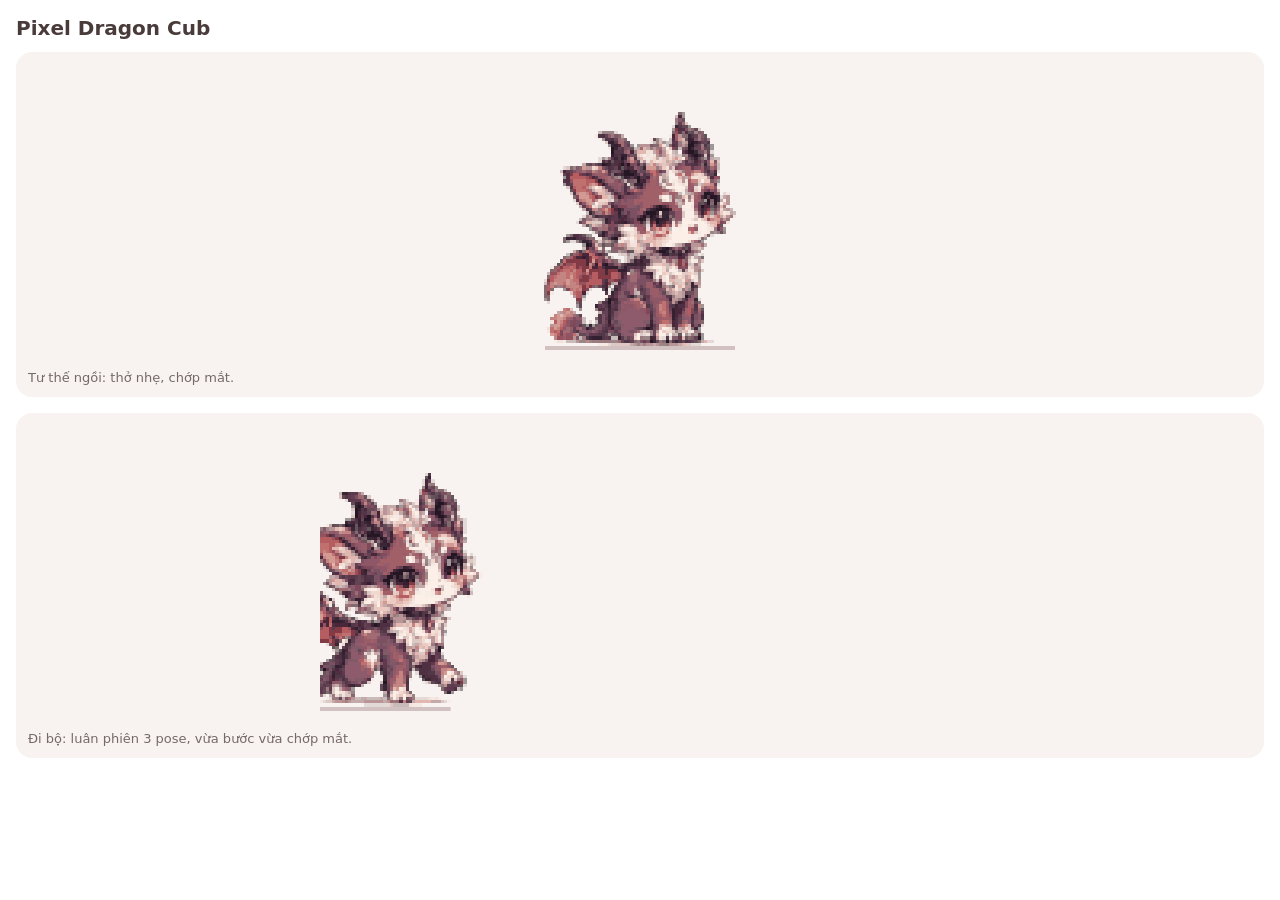
<file: Pixel Dragon Cub.html>
<!DOCTYPE html><html lang="vi"><head><meta charset="utf-8">
<meta name="viewport" content="width=device-width,initial-scale=1,viewport-fit=cover">
<title>Pixel Dragon Cub</title>
<style>
:root{box-sizing:border-box;--bg:#fff;--fg:#4a3b3b;--card:#f8f3f1;padding-top:env(safe-area-inset-top,0px);padding-bottom:env(safe-area-inset-bottom,0px)}
@media (prefers-color-scheme:dark){:root:not([data-theme="light"]){--bg:#1f1a1c;--fg:#eee3e0;--card:#2a2326}}
:root[data-theme="dark"]{--bg:#1f1a1c;--fg:#eee3e0;--card:#2a2326}
html{scroll-padding-top:env(safe-area-inset-top,0px)}
body{margin:0;background:var(--bg);color:var(--fg);font-family:system-ui,sans-serif;padding:16px}
h1{font-size:20px;margin:0 0 12px}
.card{background:var(--card);border-radius:16px;padding:12px;margin-bottom:16px;overflow-x:auto}
canvas{image-rendering:pixelated;display:block;max-width:100%;height:auto;margin:0 auto}
p{font-size:13px;opacity:.75;margin:6px 0 0}
</style></head><body>
<h1>Pixel Dragon Cub</h1>
<div class="card"><canvas id="sit" width="640" height="300"></canvas><p>Tư thế ngồi: thở nhẹ, chớp mắt.</p></div>
<div class="card"><canvas id="walk" width="640" height="300"></canvas><p>Đi bộ: luân phiên 3 pose, vừa bước vừa chớp mắt.</p></div>
<script>
const D={"pal":["#fbefe7","#f8eee7","#f5e9e4","#f3e2db","#f1d9cf","#e3d9d7","#ebcbc1","#dec8c4","#e2b7af","#cabbbb","#c3a9a8","#d39a94","#ba9597","#c38482","#c0716f","#9f9698","#9b8587","#9a7a7f","#a16b73","#826a6f","#b55d60","#a15f68","#995c69","#8e5b6d","#8e5768","#815a68","#94525f","#7c5063","#7f495a","#823b45","#64555c","#634955","#624253","#5f3a4e","#513747","#4f3042","#4a2738","#392736","#342030","#241623"],"spr":[["..........................................jf................",".........................................9Af................",".........................................hpu................",".........................................gwi7...............","........................................5Byvvf..............","........................................ftzzrhjv7...........",".................9gggg5.................jqxjzuvgpj..........","................2yzwnhpja..............2AlcjjBywhpu.........",".................1fyyzvihj.......2vg92.9znb8uCBrhrvh........","...................7BCyiiru......29g8f99xxhacCDCzwvy........","....................fBCAirwf.fcccpjjb39jzxhchDDywhyuf.......","....................2DBwyrpu9ai8ahchia06sv9rvDBwwivvf.......",".....................DyyyniAg88833adnc409a.xADDBurhv5.......",".....................CzyCCvru631323chc83797hgzCDBy7yf.......",".................5f9hyByDBibya83234a47848b61ivyCvjfwa99.....",".................5zwAuzzBwndnv7c384346a8a7apyrvAxryn8p7.....","............auwpvyDCByzADzDsrzjwa8da878acgroxxyzwjBpbi9.....","......57jgpjbcc46drwzywBuyAznrvBbbbhc63c7somllxsrmxvio9.....",".....9AxwrnninodhlbizurvzDDBCrvvmeeqwr7147ahlliddmwzrz5.....",".....2wztkktxzxommmoxjBzBDDDBynywqelha700ce7llb646hwvB......","......fzkkkkkqtAyomliphfuCByBDyyAmim4a90018cad43444czqo.....","......yzqeeeekkktCwmiiosjaupjDABsllm5ga0224c3ldd6066pif.....","......fyweeeekdbdtCxonomoy5jBCCwmllmc3cc40242mlh7abbdw5.....",".......7ykeekda604cwwronrzvcpyAsllllma0020007mm52dmien2.....","........uteeekia668cwyrnrzrmelomlllllmic8202amo63msxosa.....","........7ydbbdksh88aapzwsyAxsrrlllllldclli929acimpDDCsj.52..",".........jsbbbektq887asCxsrrromlllll7009lhg84h7loADyDDB5ac..",".........5yedbbkc44475jsoroollllllllh417m9ai0c4mmufDpDBa1c..","..........7xodba0678pxrroooolmollllllqqmmd9c002mwuyDjDj28c..","...........axme349iicAxsssooprollqxBDAxqmma0003oxDAAuyp8h2..","............azwdciebktACzrrrrrlixBCDDDDAmlm2112ixBztjui4ac9.",".............9BvihqditxCvrxrromzDDDB7BBwwoo7000asBtefmc623a9","............5hcuAyxyzyxBzAwrrwADyDCygBCjvoo70004hv8b7bea6ch2","...........9phhcagjCzxxzAzxwsCDCgCBDCCBwgnn10137168qdbbich..","..........5vn88777hBzszABCzxssAuaAtDBAtw3ia00000102688dsp3..","............aug8acihssrhg88gooqj5xezAteo2d30143c100368tu2...","..............fpnhiivsxa40026mmq3iebe8b9.0100ikn10023hxnf...","...............5guCzopwva7434cmlb7c868k6000008e72002gfhug...",".......fjzzxugf..yCxrwyAja63688468dkkd6200000010117j5.......","......jCBCzyyrjj.2jjvCDc3030487388b88643000001015jf.........","......jf55guBByig7gacju337623ca888866430000004cipf..........","............fDCr8gujjuicdc6338ach486630039ahwwcccia.........","............9Aswd3j..jnnjg89667anrvcyCDzrirxuzca7a..........","........2ajyjeqrohp9fjjcghvu878hcgszDDBuBvAhCznhc...........",".......9ulqtAAekxAxu2..577f9acuphphgrCCyzyCzxhh925..........","......jhltAACAtekqsaj5...5a9pgABgccgcpjrrrAzpa3afj..........",".....uettttttAtbtqxsipj9.5ajBzCzzgccc7incgtip712c7..........","...2uitqqktttAdqCkCDxxpivzBBBABAvc76689c8htit97ha...........","..2jltkkektqtteAAtzCCCCuyCyxyxzw7400149626sqr47cc...........","..jlqkeekdkktbtttttAtttCCCygprzhcaa424a1029wa33cg7..........",".9qqeddedekkqetkkttAtkkqAz6hinyzACa2064730267647f...........",".jkedddebekqttqkkttttkkqAxoiiorrxA90a30ac846a803f...........","5tkddddbdeetttkkkkxzqqtxxwpiirrrrsh9s3188773bc72c...........","9qdbddebddeqqkkkkkxAtfaAwrnnorrrmmxrAc25a876gcBcc...........","jkdighlddddetktpjvzAf2yyrrnnirwrmmsxyhcgj384ccBya...........","jkj...fsededts5...uC.fBxrronarywrmmmrp8c837hcgyj............","jt2.....7ekkA5.....y2Byspwwoa9wwrmmmovgca8acvusj............","jj.......cklf......1vAxppryBuhjyxommmoxyhaacDyoj............","fj........tt5.....2uDBArrroiddvAwooooorAcchvzomB5...........",".5........jv.....gyzDwzvomnmlldnwroolemvcpCAsliwj...........","..........fv....BxwyCxyrnooomlidyvomdemxyBzzslmzdf..........",".....1de7..f....gzzwByzroonnnmooswrmdelwCAAxlksyiu..........","....acdbda.......awwAyrpnnnnnnnosyrmedlsCAArlkswmx..........","..1db8bddijw....2yrwBxrnnnnnnnnnozrmlelqCAxnmlzrpz..........","..ddbbdlmrno9...jyrxBwpnnnnnnnnnnzpomllmCzwpnnzrpy..........","..3kbdkqrsrr9.5.9yrwCrvpnnnnnnnppBroleeiAzwlinypnj..........","..cbbelossrxufBfurvxAxrrpnnnnnnnwCxr88baAzmeb8zry5..........",".3ebdkoimwmirCywprxyxAvwnnnnrvwzDBwp8124jyac47jBf...........",".2ekesiiowypnrrnrwyzrrxrnnprpia7ahwc06447ga7822hg...........","..bdkslqoecvvrxxxyyvguuypnnn70753gw8009.a9u1f9hfAf..........","...dqqmqqcp9hyBCCCyxy99Cxpvr40hggBAc35y5ppx8ujpwDf..........","...1332999cggdghhhhhhggivyywjhrwrDBvhjDjyByvzywuja855.......",".................2225777777acgcgccacgghccca877555..........."],["....................................................2u9................","....................................................fB9................","....................................................ujj................","....................................................urh5...............","...................................................aCyvra..............","..............................1....................xxAvnduv............",".........................5uCAxxuj5................2tlwhwvy9xf..........","..........................fuzxvndpj...............ftdcjwBwpgrf.........","............................aywCxmhu2.......cda5..jsd89yDywiru5........",".............................aCCyiiny......22h89c.vwncavDDBxuvf........","..............................zCCzrrof.9ccagrfh82axsiihADyvhrxu........","..............................uDyyzprv9ah87cchpc30cyahnDDwwirpu........","..............................uCyyxniAh67a646dng703h1hxDDDzprff........",".............................9vBxvCCxwu7334009cca33a6ccxCDBxgju2.......","...........................9uvDzxyDziczc83223774c68c80crrCwjgzbff......","...........................gywCBBACrniuu7h466646a8ca9hzrvzzvjxdha......",".....................2hjvuyDDCyDAzCyCiixpxg8cca8aadcsozzxCywwvd8h......","................ggujjhbcc48dmsuBvAuBBBnrvCbddnc7187psoslssrqxAmij......","...............gywwwsprondmidiAjpxDDDCCiwxpdbmss8347ahmlldiiwCrwg......","...............2yzqkkqtAxrnmmrAjzzCDDDBwnxymeli99109iailc463cwwy9......","................jzkkkkkktAArommsjgvBBBCCvyAmel6aa0105d5h323366xsi5.....","................CyqkkkkkkktCxoimnsjapwwDyBsmlm7cc1000a2iii8486doc......","................gwsekekkdbitAwononrw2jCDDvqmmlc2ac40022ili7dbbbs9......",".................fBkeekd8648cyxponoAjguBxqlmllla2000007mm70ciidn9......",".................2yqddekib667cyzrpvArmemrmlllllllda4119lm73hszmmh......","..................gydbdekqda88crAwwzzxsoollllliccmqm907aaimpCDDsj.55...","...................usbbbdktl887arCxsroomllllll700amcc93i9moADzDDDcaa...","...................7yeebbe876679jrnroomllllllld748m7ci0a4mmyfDjDz71c...","....................fxobb81788yxroooommmmlllllmssood9c212msjyDpCp379...",".....................fwid04dlliAxsrrorromllsvCDBzomoa2102mwDBAuvp7c7...","......................fyqheiddktACxorroollACDDDDDBooo2000gwDBtjjm77aa..","......................7jDxoiqiqtzCrsxrpmqCDDDy9BAysmm5000aoCxehld313aa.","......................gg8uzzxyyxxByysrwzDDuDCzgCDjvnm40003hvbb9deb7ag..",".....................fjdcaaguCywxzzzvrrDDyjDCDCCAwhoi10007048lbbbicg1..","....................2vg77888vyzsyzAAxrosCghAzDBzqr5l80000000048bdsg....","......................fjcaccphxsnhc68cnosf5tezAqdl3d30027c100368ts5....",".......................5hvnhhnsrva72017mlo2iebd6b901000dkm20003hxog....",".................5ghh5...5gyAxooxwc8748dlib6d888k4000006e60003g9fjh....","...............9vzpnnupf...DCxwxxxh834487468ekeb6300000011007h5........","..............9CCCByzAvvg...jpuDA7003.583668b88432000000025hf..........","..............ag215jzzwvch75dccrg037604c8668866420000014cnih...........","....................2BAxi2harjjxcacc8248cac384644479agxyccgia..........","..................5ffupwofcj..9jipnica647ciiijDDDBvrssuya757...........","...............1ajvlqelqsCrpf.gjjgghpp68ahccrzDDApzvBuAzggc............","..............9jdqxACDxeksxrhh5..579ff8gzuihccpCCBCBBAygha.5...........",".............ajdtttttAAbkkqymnjg1..5f9rjxCgcchcngrppxAvc67cg...........","............hdtttqtttAtdAttDzwxiuvjjufjDAyyhccc7hpccxqka12c5...........","...........gitkkkkqttAbtAtqDADCBryyyzBCAzzja74487c6aytqa3ca............","..........fqtkkeedqkqqetqtkAttqACBCAyvsyzp640.36a426pts86ac............",".........5vqkeeedekktetqktqAtkektAzc8mowzgggc438b3007pf32cg9...........",".........fqedddebeektttkkqtxtekktxicdiiryxAB90174810047727c1...........",".........pkddddbeeekqtkkkkttketqwrpiiiinnrxz93g407d6337a03c............","........2seeeddbddeqkkkkkktzkj9Asppniinnppprjhw607b642ch84c............","........jkelhhqbbbdkqktjjstAu.vxrnnnnonnnnnoxwzj62da64cdBjc............","........hkj...ajedektv7...uC9fBrppromionpnnmqssAyvv984gcAff............","........hs1.....9ekex5.....ggDzrppsrm9niwrrqqqqsxwr89ghhB..............","........hh.......ckkf......9BDyvpnvna79hvzxsqmmoosCcciwvf..............","........5j.......5tt5.....aBzDxwpnrm80047AwvoorommqrcgCAa..............","..................rx....7jyyxBxrnmned623cpyxwrommdbiwzzB5..............",".......5ti1.......fA...fzuvxBBrnnnnieb1ccrByxrmmi88beAwu...............","...7.5a9ddi1......5y..uywwwCzzpnnnniii3ihhyyxwpomimlilzj...............","..gehebblddgfu........fuBrwBxwnnnnnllmajgCDAyxvpnmldb8du5..............","..ab88bbblisrx.........arrzzxwnnnnnnmmg5.fBDzxxwpoi86003g9.............","..7tdb8dlqrrrv........fwvwAxxxrnnnnnnog..7zzCBByxss103a0hga............",".5kb8bkkemrrwvj......fCrryAwvxyrnprnru2...zzABCCzxn325z9rnj............",".i888bdkoooninwf....5jrnwysndrzzwwrxu2....fzzzztzCj88gyswwg............","9dbbbdlsnoorohhjuafuwrrwxxc9arwzCuu7.......yyyyslAgcjwwxpa............3","cemtbesminmnmpiiiprrprwxnrc17chnj.........aBxnyphrfjyxxg..............5","ch.kemxllmnmdrznnirvwxwyvfh43357p2.........hrhhhcagf9a................2",".5.ilspqks7is9.fjABBBgf5..fa775aj2.........5rhcchary...................","...2g5.gqt217..........2255fvgrhg99acccaaaaajichwdBp555532.............","........aih............117779aaaaaaaacccccccchouorja888888722..........",".....................................222222555555531..................."],["........................................................gj................",".......................................................5yj................",".......................................................fvp5...............",".......................................................fwia...............","......................................................2zyvvf2.............","......................................................jqAzrhhB7...........",".............................uCByxvh9.................hqwuypzgpj..........",".............................auAyvrhij5..............2AodjuByxgjj.........","...............................9yyBxiiu7.......5ic9..5xnd8uCBwhrwf........","................................9DCzpdny7.....259c7c7asxiccCDCzwru........",".................................uCDAirnu.5cccfphpa17hwwgdhDCxjjyz5.......",".................................gDAwzjrxa7ca6ahdnd607wi9pxDzxnrrC5.......",".................................gDxxxrinu88a733adna20c46zCDDAprfy........","................................2jByxBDyoBa433124chb43c48apzDDzv7w9.......","..............................5juDxCyDCi8wja4123473a76c845prADnjjiga2.....","..............................9BwCuCyBzpimC9c767634488c7cxxrwCwjAi6j1.....",".........................ffzjuADBDvBzBzDwcuuvn78ab88acapowzxBzwjAmbu......","...................9fjjjibdc64bmsAuwzvyBzwhxyvbddc836aasoolqwsmsCsix......","..................5BxwsrpnnihiideyjxyyDDCCzpvBbdeqwc026acmlleiisxyry......","...................jzxlkqtzzsommoxujCuDDDDBnrBmeimaa416ddaml864bjxwu......","...................9BskkkkkqACvmmmsufjBCCyDArBsimc4g2001d5i843434nylf.....","...................uzxkkkkkkktCApnnorrfayuBCyAqlmc5l3012a4alib4468xi5.....","...................9uzkkkkkdbdmzzronmosg9BDBAollli37c91221alla9bddmp......",".....................yqkkke86448rAsonnwAchwAsmllllh3020100imd07mmedg......",".....................jxeeekib6668hzsoozsoilomllllllmia7002mqh0amxslv......",".....................5yebbbkqe888aczzxxzzwsrlllllldailmd30d7iimvDDyz..9...","......................ftbbbbktq8878hzzsqsoomllllld003iiag2ccamwDDBDDfac...",".......................ulebbed44687fsooqoolllllllla45dh7h75aaoz9CrDDj3a...",".......................5vmdbd.488hypoooqolmollllliosomm7c500cmBhDByC23c...","........................9zmd838dicyxssssrroollmxADDzsooi2002coDDxBhA87c...",".........................9xsidiebeqAACwrrrrmisCCDDDDDsmoa000aoCCqyfw86ac..","..........................9BxpiqimtzCzsxrrpmsDDDDapCuArog1003mBCesam4307g.",".........................9gahzAyyAzyBAAyrrxzDDyDBjBCzjroc0003cwg8cbbg68i7.","........................7hccaagjBAyxzzzxvsxDDhBCDCDADapm90027246eebbibd5..","........................jpa7777cDArxzAAywssxB7yxCCDtx9ci2000000038bbtg5...","................5fff9....9upaaagioosgf888hrsz3jkqAAdk7a700039700346lsa....","..............9vuxrppua....aurhhhrsvp60003cqqc9kbd8bc000007qt71124aArn....",".............9DDCBxywjju2...2ajCyroryj86668lle6ad86ed300002db10018gffB....",".................5hyyzwwg92...fCzrrxAvc7246a466beke8300000000013ga........","....................gByzcaz....9jryBj3013387266886643000000003ch2.........",".....................yzxo64f...ccccy424840ab666666430000000ahii5..........",".................5afhpnrlh3u..2sghjwacc8408ach476462237acoDhccdi..........","...............9ujlqlleelAuzg..7.2jjhjia97468ipwazBDDyupvyBg8972..........",".............5jidtACCAtdkqwwdh5..5jjfhhixa48gccivDDCvyzvyjCnhh............","............ahlttttttAAbqtkspdpf7....57a7capxhhcchBCBBBzDAhga57...........","...........ahlttqttttAieAtkDBrvpgjf55..f2ngzBrccccnjvpjvDva74cn...........","..........fhtqkkkqtqtxbAAtkDABBzrisBBzyBBDBByyjcac8cnccwtdg238a...........",".........9iqkeeekkqqtdttqAdAtttADBADyxzCCAzzAra44487d6avtkj3cc............",".........pkkeeekbkkkqdtkktqAttkkktCBBrgorxyzp6400348804htq94ac2...........","........flkedddbbektktkkkktzqkekkktAi4aiimvAhggg313a7003ih246gc...........","........rkdddddbdektqqkkkktzqeeeeetriiiiimrxzzBf1073a30034612c2...........",".......2seddddbbdekktkkkkktxkkifgxvrnmiiioprrwxc0c708ha424c23g............",".......jedqhhqbeddkekktpjqtzt9..gwrnnooooopppprraA837a663ac83c............",".......jel2..askbbkqqg...5pxj..fDwrpnominoppppoxyzv82cb649cyrg............",".......js1.....9edktf......y9.fzAwrpnrohcnnrrroosryxrra86caygf............",".......jh.......aekj.........gBzBwpnnwwh2airxroooopxyv85dpaB2.............",".......7j........lqf........hywzzyrnnrwwja9pzrsoqmorrzcacwvj..............",".................gt2......5jywwzzzyrnoleb8hayywooorrrwhchAzu..............","........2........fA2....2fyxwwyyCyyrnmnnllbpczxrproebdvpBzsj..............","........ila......5C1...fyrprrxyzDyzwpppnniiejAxxromebbdCAxw9..............","...c.9dccddc.5....9....uzyrrwzBDBBxyspnnnmmeyByxwpmmiiiqApy5..............","..7keb8bbkesgya.........7yppxzBzyByxxrnnnnnlxCxxxvpnneeitvu...............","..2eb88beemmwn9.........jrprwBzzyzBxwwnnnnnnxayyxxvrodb88hu2..............","..5qdbbeqswswpj.......azxnrrrBxyyzzxxwpnnnnnA52vDzxrpd40033c..............",".2k86bekdirqorz9......fznnrrryvxyyyxwwpnnnnpu..fCDBwp703318i9.............",".d88bbeernrsihnyf5..ajprpwxmmnhryyAAxwvrrvrx9...vADDp40091jy9.............","3ebbdbqwmimiqiddnwyyphnrxxopuccvvxBj9yyrrilv2...fAAABa35ybpg.............7","5kiqbesoimioirniiiinprvwwwu5pcccadv.53avzja59...BzxwxwurCxf..............d","2m.hemsmilohisguwpprwxAyj5..gd7866g9.2.....a5...2wrprgccu5...............d","...5qthlkkc7r5...fffff5.....5jap8cha.51..37a.....jnpcg8aij...............9","....55.5lqc.............22257cwwhpraacfacpgaaa999ardcpghzg2...............","........17h.............227779889aacaaaaccccccccaacpmxmuj98852............",".......................................333333332555555522................."],[".......................................................5y................",".......................................................uC................","......................................................5Aw5...............","......................................................5Agh...............","......................................................gBrvh..............",".....................................................9tzzrhjj9...........","............................9BByxxha.................aqovyuwrrj..........","............................7vyxwriiu7...............umcjuvyvgpu.........","..............................5yxxxniva........hc5..2xrc6hBCxnrvf........","................................vBCsdpwf.......9c9c72zvgacCDDAvrv........","................................fCDBpsrv22caaajfhb29axsndhDDwpgxw9.......","................................7DCyAvvsf7ca6aidni807xw9prDBvrivy9.......","................................5DAyywhiB8ca833ahpb30ca.xzDDArrhv2.......","................................7DAxADyoAa643223cha42a37inzDDBw7va.......","..............................ffuzCvDDrbpja6002481a87ca72nryCpucvca5.....","..............................ByAyCzBCnddza7a466376a8c69pwrrCvjzn8p5.....","........................2avujvDCCuCzyBBxhyvjp78cd88aacispxxAByjzibj5.....","...................5fjhpgcc868isBuzyxuBAyiwvvddbc725b7sooqqxsssApis5.....","..................uysspminomcdddwjyrzCDBCArwBbdesxg1367cmlliilsxzrz5.....","..................fzztqqtzxpmmmmsyhCvDDDDBnwBqleqca702ddallb66bpyvv......","..................2ywkkkkkqtAwmlinvjjBBCwDBrAwlld3c6002d9cc33346jxof.....","..................9BzkkkkkkktCzoiiosugayjyCwBqlmh5q6020877lda4668yia.....","..................5yAleeekkddlzBsonmmsh5vBBCsmlml39ga01319llc8bb8is......","....................uweeek8846arCsnmmsCcgyDxqlllld2001102cmi11mledj......","....................aAedekqd8688hAsnnywoiiqqllllllld97210hlh27owwlv5.....",".....................uqbbbeqia88ahzyswAAwsrollllmlciloc2.c9igosDDxsa.5...",".....................7Adbbbettd888hzBwosorollllli304imcc.acaosDDBDBg9c5..","......................hsdbbdk864877rooooollllllll903ci3g94c9mxfyuBDv775..","......................1use8e4378cwsooooollmmlllllmqomm7h920amAfDCuDa0a5..",".......................5wobb03aibxzwssroooomllswCBzsmmi2100amCDzDgCc7g...","........................5vrhdeebdqtACworroolmACDDDDDsooa0007oCCtz9A86cc..","..........................yznddkeqtABrsvrrlqCDDDgjCwBrng0002nzDkt7t4303c1",".........................aacwywxyxvxzyyrrwxDDyDBjuCBjrmg0002cxo8gbbd66cg1","........................fcb88crzAwvwzzyrrwDDuvCDCDADcnna2007136ddb8lacc..",".......................frc78879AzwwzACzwoowDauAACCttfai4000011026bbqga...","................9995....9upa9acrnsshhcaciooz7gkqABekaaa10005700346bxf....",".............2guyvrpu9....9piiihpssj40003cqqg5keed8d500003qt900026vsn5...",".............BCCAyxvhrj2...2gzAzrirxh74448lll67e86dd210112bd20003hgvz9...",".............955ajyyAzxu7....9Cxrpsxyc8347a468dkkkb4000111111119h...2....","...................gBwAdaB7...5pvCCy40033784668b88630000000029ha.........","....................uzxq83h...9cccBa007418b6668866420000007cnp7..........",".................59ausvrh2u2..hijjy7acc608acc8664422337agAidcaj..........","...............fujqldeqizpsj..j729ninha66667cnxcvBBApinvvBg8ca9..........",".............9jedtADDtdkswscj5...pjgchpva48acdnyDDCyyByyjBpcg............","............gdetttttAAbeqqwpdrf5...279aag8hzchgcjBCBzByCzjig92...........","...........udtttttttAtbtAkzBvvvhu92...a.ijBCjccccpjvxrwAxa97hj7..........","..........jdttkkqtqtAbqAAkCCCBzrcvAyygufgyCxzgccg7aihbpAqi634c...........",".........jetkeekkkkqqeAqAezAAAACyxAzwxBDCzzzvc88786d68pAbr07g7...........","........aqqeeeebkkktbtqkktxttkkqACyAxwwrwzyw840034a603gxqg4ag2...........",".......2xkedddbeeekkttkkkttttkkktxCi68impxyga99423b7003is343hf...........",".......gkedddddeektktkkkkttkkeeetzsidiiiivwzAB92043920038463g5...........",".......pkdddddddeeqkkkkkkqzqeqgjxrooliiiorrrzz409607c846ac6.c............","......5sedqtqdebdeetkktttktzp27Bwpoommlmrrrprwacp40777412c62c............","......7tkg..7ekbbkettg..5rtB25zyrnnmmoooprpporrxz709a8664hrhh............","......7zh....gaedkkt7.....uj2wzvpppooimorrrommvxzccad786aajDv............","......7D2......cdqs9......5fuCArnpvrmh9mhypommorza8pc23ai7wD.............","......5z........itz........jzCywnnro5a2aaxppolmosp7c877dxgxx5............",".......9........ftf.......uzzBzvnnnmh2.0gyvrolliswvha88azAwxf............",".................Af.....fuvxyBrppplkb607hAxrpomempwp8cgpAAwiha...........",".......391.......zf...9wvrrxzCrnnnneeb4dcpxrppromowacrzzzxmbbdj..........",".......5ll7......ga..azrruvCBynnnnnlid6ngzxvrpmmlpvjABzzzroollou.........","..7a3dedldl555.......7uDxryAywnnnnnlnmbugByrvomlooy9uzzzzvooddbdj........","..cbd8bbdiirvu........5upvBzzxnnnnnnnmi5.uzvrnldosg.5zzzyyrrdb13ch7......","..5e88bdeoownh.......9urrxCyyypnnnnnnog..2Brrmedlxg..fBzzzyrc0480ac5.....",".2mkdbdlosrwnv5.....fDwprxAxvzxpnpppsz2...Brmmddiy2...uBBzzxa43y7hof.....",".db8bdkelnoipwu2....gxrvxzonnvywrrnwv7...9Dsmiddiz....25avyza8avoAtf.....","7e888desoprsiirvf9avwrvxwwcahrxAByya.....vBvmdddby........2fhcwxwwu5.....","ddeebdsmmniirhddpvxrrxxvhx72ainpf........vBwi8b24y..........jwxxz9f......","dkckemsilnomdrpihirwyyxvju70337ag.........ax90246aj..........jBf.........","993kkmtllqaimgfuuxyzyvh5.9h39377j.........fv4046067g.....................","...clg9qkl.ff...9aaa5...25hhvapic99aa9999a9ja17h1unh55553231.............",".......5iq7...........2577accdgcaaaaccccccacihizdwwa88888aaa751..........",".........53.........................555555557999993222..................."]],"blk":[["..........................................jf................",".........................................9Af................",".........................................hpu................",".........................................gwi7...............","........................................5Byvvf..............","........................................ftzzrhjv7...........",".................9gggg5.................jqxjzuvgpj..........","................2yzwnhpja..............2AlcjjBywhpu.........",".................1fyyzvihj.......2vg92.9znb8uCBrhrvh........","...................7BCyiiru......29g8f99xxhacCDCzwvy........","....................fBCAirwf.fcccpjjb39jzxhchDDywhyuf.......","....................2DBwyrpu9ai8ahchia06sv9rvDBwwivvf.......",".....................DyyyniAg88833adnc409a.xADDBurhv5.......",".....................CzyCCvru631323chc83797hgzCDBy7yf.......",".................5f9hyByDBibya83234a47848b61ivyCvjfwa99.....",".................5zwAuzzBwndnv7c384346a8a7apyrvAxryn8p7.....","............auwpvyDCByzADzDsrzjwa8da878acgroxxyzwjBpbi9.....","......57jgpjbcc46drwzywBuyAznrvBbbbhc63c7somllxsrmxvio9.....",".....9AxwrnninodhlbizurvzDDBCrvvmeeqwr7147ahlliddmwzrz5.....",".....2wztkktxzxommmoxjBzBDDDBynywqelha700ce7llb646hwvB......","......fzkkkkkqtAyomliphfuCByBDyyAmim4a90018cad43444czqo.....","......yzqeeeekkktCwmiiosjaupjDABsllm5ga0224c3ldd6066pif.....","......fyweeeekdbdtCxonomoy5jBCCwmllmc3cc40242mlh7abbdw5.....",".......7ykeekda604cwwronrzvcpyAsllllma0020007mm52dmien2.....","........uteeekia668cwyrnrzrmelomlllllmic8202amo6355555a.....","........7ydbbdksh88aapzwsyAxsrrlllllldclli929acim55555j.52..",".........jsbbbektq887asCxsrrromlllll7009lhg84h7l55555555ac..",".........5yedbbkc44475jsoroollllllllh417m9ai0c4m5555555a1c..","..........7xodba0678pxrroooolmollllllqqmmd9c002m555555528c..","...........axme349iicAxsssooprollllllllqmma0003o55555558h2..","............azwdciebktACzrrrrrlillllllllmlm2112iD00000D4ac9.",".............9BvihqditxCvrxrromlllllllllloo7000a0DDDDD0623a9","............5hcuAyxyzyxBzAwrrwAlllllllllloo70004h00000ea6ch2","...........9phhcagjCzxxzAzxwsCDllllllllllnn10137100000bich..","..........5vn88777hBzszABCzxssAllllllllllia00000102688dsp3..","............aug8acihssrhg88gooqDD888888DDd30143c100368tu2...","..............fpnhiivsxa40026mm88DDDDDD8.0100ikn10023hxnf...","...............5guCzopwva7434cml88888888000008e72002gfhug...",".......fjzzxugf..yCxrwyAja6368846888888200000010117j5.......","......jCBCzyyrjj.2jjvCDc3030487388b88643000001015jf.........","......jf55guBByig7gacju337623ca888866430000004cipf..........","............fDCr8gujjuicdc6338ach486630039ahwwcccia.........","............9Aswd3j..jnnjg89667anrvcyCDzrirxuzca7a..........","........2ajyjeqrohp9fjjcghvu878hcgszDDBuBvAhCznhc...........",".......9ulqtAAekxAxu2..577f9acuphphgrCCyzyCzxhh925..........","......jhltAACAtekqsaj5...5a9pgABgccgcpjrrrAzpa3afj..........",".....uettttttAtbtqxsipj9.5ajBzCzzgccc7incgtip712c7..........","...2uitqqktttAdqCkCDxxpivzBBBABAvc76689c8htit97ha...........","..2jltkkektqtteAAtzCCCCuyCyxyxzw7400149626sqr47cc...........","..jlqkeekdkktbtttttAtttCCCygprzhcaa424a1029wa33cg7..........",".9qqeddedekkqetkkttAtkkqAz6hinyzACa2064730267647f...........",".jkedddebekqttqkkttttkkqAxoiiorrxA90a30ac846a803f...........","5tkddddbdeetttkkkkxzqqtxxwpiirrrrsh9s3188773bc72c...........","9qdbddebddeqqkkkkkxAtfaAwrnnorrrmmxrAc25a876gcBcc...........","jkdighlddddetktpjvzAf2yyrrnnirwrmmsxyhcgj384ccBya...........","jkj...fsededts5...uC.fBxrronarywrmmmrp8c837hcgyj............","jt2.....7ekkA5.....y2Byspwwoa9wwrmmmovgca8acvusj............","jj.......cklf......1vAxppryBuhjyxommmoxyhaacDyoj............","fj........tt5.....2uDBArrroiddvAwooooorAcchvzomB5...........",".5........jv.....gyzDwzvomnmlldnwroolemvcpCAsliwj...........","..........fv....BxwyCxyrnooomlidyvomdemxyBzzslmzdf..........",".....1de7..f....gzzwByzroonnnmooswrmdelwCAAxlksyiu..........","....acdbda.......awwAyrpnnnnnnnosyrmedlsCAArlkswmx..........","..1db8bddijw....2yrwBxrnnnnnnnnnozrmlelqCAxnmlzrpz..........","..ddbbdlmrno9...jyrxBwpnnnnnnnnnnzpomllmCzwpnnzrpy..........","..3kbdkqrsrr9.5.9yrwCrvpnnnnnnnppBroleeiAzwlinypnj..........","..cbbelossrxufBfurvxAxrrpnnnnnnnwCxr88baAzmeb8zry5..........",".3ebdkoimwmirCywprxyxAvwnnnnrvwzDBwp8124jyac47jBf...........",".2ekesiiowypnrrnrwyzrrxrnnprpia7ahwc06447ga7822hg...........","..bdkslqoecvvrxxxyyvguuypnnn70753gw8009.a9u1f9hfAf..........","...dqqmqqcp9hyBCCCyxy99Cxpvr40hggBAc35y5ppx8ujpwDf..........","...1332999cggdghhhhhhggivyywjhrwrDBvhjDjyByvzywuja855.......",".................2225777777acgcgccacgghccca877555..........."],["....................................................2u9................","....................................................fB9................","....................................................ujj................","....................................................urh5...............","...................................................aCyvra..............","..............................1....................xxAvnduv............",".........................5uCAxxuj5................2tlwhwvy9xf..........","..........................fuzxvndpj...............ftdcjwBwpgrf.........","............................aywCxmhu2.......cda5..jsd89yDywiru5........",".............................aCCyiiny......22h89c.vwncavDDBxuvf........","..............................zCCzrrof.9ccagrfh82axsiihADyvhrxu........","..............................uDyyzprv9ah87cchpc30cyahnDDwwirpu........","..............................uCyyxniAh67a646dng703h1hxDDDzprff........",".............................9vBxvCCxwu7334009cca33a6ccxCDBxgju2.......","...........................9uvDzxyDziczc83223774c68c80crrCwjgzbff......","...........................gywCBBACrniuu7h466646a8ca9hzrvzzvjxdha......",".....................2hjvuyDDCyDAzCyCiixpxg8cca8aadcsozzxCywwvd8h......","................ggujjhbcc48dmsuBvAuBBBnrvCbddnc7187psoslssrqxAmij......","...............gywwwsprondmidiAjpxDDDCCiwxpdbmss8347ahmlldiiwCrwg......","...............2yzqkkqtAxrnmmrAjzzCDDDBwnxymeli99109iailc463cwwy9......","................jzkkkkkktAArommsjgvBBBCCvyAmel6aa0105d5h323366xsi5.....","................CyqkkkkkkktCxoimnsjapwwDyBsmlm7cc1000a2iii8486doc......","................gwsekekkdbitAwononrw2jCDDvqmmlc2ac40022ili7dbbbs9......",".................fBkeekd8648cyxponoAjguBxqlmllla2000007mm70ciidn9......",".................2yqddekib667cyzrpvArmemrmlllllllda4119lm7377777h......","..................gydbdekqda88crAwwzzxsoollllliccmqm907aaim77777j.55...","...................usbbbdktl887arCxsroomllllll700amcc93i9m7777777caa...","...................7yeebbe876679jrnroomllllllld748m7ci0a4m777777771c...","....................fxobb81788yxroooommmmlllllmssood9c212m7777777379...",".....................fwid04dlliAxsrrorromllllllllomoa2102m77777777c7...","......................fyqheiddktACxorroollllllllllooo2000gD00000D77aa..","......................7jDxoiqiqtzCrsxrpmqllllllllllmm5000a0DDDDD0313aa.","......................gg8uzzxyyxxByysrwzDllllllllllnm40003h00000eb7ag..",".....................fjdcaaguCywxzzzvrrDDlllllllllloi10007000000bicg1..","....................2vg77888vyzsyzAAxrosClllllllllll80000000048bdsg....","......................fjcaccphxsnhc68cnosDD000000DDd30027c100368ts5....",".......................5hvnhhnsrva72017ml00DDDDDD001000dkm20003hxog....",".................5ghh5...5gyAxooxwc8748dli00000000000006e60003g9fjh....","...............9vzpnnupf...DCxwxxxh83448746000000300000011007h5........","..............9CCCByzAvvg...jpuDA7003.583668b88432000000025hf..........","..............ag215jzzwvch75dccrg037604c8668866420000014cnih...........","....................2BAxi2harjjxcacc8248cac384644479agxyccgia..........","..................5ffupwofcj..9jipnica647ciiijDDDBvrssuya757...........","...............1ajvlqelqsCrpf.gjjgghpp68ahccrzDDApzvBuAzggc............","..............9jdqxACDxeksxrhh5..579ff8gzuihccpCCBCBBAygha.5...........",".............ajdtttttAAbkkqymnjg1..5f9rjxCgcchcngrppxAvc67cg...........","............hdtttqtttAtdAttDzwxiuvjjufjDAyyhccc7hpccxqka12c5...........","...........gitkkkkqttAbtAtqDADCBryyyzBCAzzja74487c6aytqa3ca............","..........fqtkkeedqkqqetqtkAttqACBCAyvsyzp640.36a426pts86ac............",".........5vqkeeedekktetqktqAtkektAzc8mowzgggc438b3007pf32cg9...........",".........fqedddebeektttkkqtxtekktxicdiiryxAB90174810047727c1...........",".........pkddddbeeekqtkkkkttketqwrpiiiinnrxz93g407d6337a03c............","........2seeeddbddeqkkkkkktzkj9Asppniinnppprjhw607b642ch84c............","........jkelhhqbbbdkqktjjstAu.vxrnnnnonnnnnoxwzj62da64cdBjc............","........hkj...ajedektv7...uC9fBrppromionpnnmqssAyvv984gcAff............","........hs1.....9ekex5.....ggDzrppsrm9niwrrqqqqsxwr89ghhB..............","........hh.......ckkf......9BDyvpnvna79hvzxsqmmoosCcciwvf..............","........5j.......5tt5.....aBzDxwpnrm80047AwvoorommqrcgCAa..............","..................rx....7jyyxBxrnmned623cpyxwrommdbiwzzB5..............",".......5ti1.......fA...fzuvxBBrnnnnieb1ccrByxrmmi88beAwu...............","...7.5a9ddi1......5y..uywwwCzzpnnnniii3ihhyyxwpomimlilzj...............","..gehebblddgfu........fuBrwBxwnnnnnllmajgCDAyxvpnmldb8du5..............","..ab88bbblisrx.........arrzzxwnnnnnnmmg5.fBDzxxwpoi86003g9.............","..7tdb8dlqrrrv........fwvwAxxxrnnnnnnog..7zzCBByxss103a0hga............",".5kb8bkkemrrwvj......fCrryAwvxyrnprnru2...zzABCCzxn325z9rnj............",".i888bdkoooninwf....5jrnwysndrzzwwrxu2....fzzzztzCj88gyswwg............","9dbbbdlsnoorohhjuafuwrrwxxc9arwzCuu7.......yyyyslAgcjwwxpa............3","cemtbesminmnmpiiiprrprwxnrc17chnj.........aBxnyphrfjyxxg..............5","ch.kemxllmnmdrznnirvwxwyvfh43357p2.........hrhhhcagf9a................2",".5.ilspqks7is9.fjABBBgf5..fa775aj2.........5rhcchary...................","...2g5.gqt217..........2255fvgrhg99acccaaaaajichwdBp555532.............","........aih............117779aaaaaaaacccccccchouorja888888722..........",".....................................222222555555531..................."],["........................................................gj................",".......................................................5yj................",".......................................................fvp5...............",".......................................................fwia...............","......................................................2zyvvf2.............","......................................................jqAzrhhB7...........",".............................uCByxvh9.................hqwuypzgpj..........",".............................auAyvrhij5..............2AodjuByxgjj.........","...............................9yyBxiiu7.......5ic9..5xnd8uCBwhrwf........","................................9DCzpdny7.....259c7c7asxiccCDCzwru........",".................................uCDAirnu.5cccfphpa17hwwgdhDCxjjyz5.......",".................................gDAwzjrxa7ca6ahdnd607wi9pxDzxnrrC5.......",".................................gDxxxrinu88a733adna20c46zCDDAprfy........","................................2jByxBDyoBa433124chb43c48apzDDzv7w9.......","..............................5juDxCyDCi8wja4123473a76c845prADnjjiga2.....","..............................9BwCuCyBzpimC9c767634488c7cxxrwCwjAi6j1.....",".........................ffzjuADBDvBzBzDwcuuvn78ab88acapowzxBzwjAmbu......","...................9fjjjibdc64bmsAuwzvyBzwhxyvbddc836aasoolqwsmsCsix......","..................5BxwsrpnnihiideyjxyyDDCCzpvBbdeqwc026acmlleiisxyry......","...................jzxlkqtzzsommoxujCuDDDDBnrBmeimaa416ddaml864bjxwu......","...................9BskkkkkqACvmmmsufjBCCyDArBsimc4g2001d5i843434nylf.....","...................uzxkkkkkkktCApnnorrfayuBCyAqlmc5l3012a4alib4468xi5.....","...................9uzkkkkkdbdmzzronmosg9BDBAollli37c91221alla9bddmp......",".....................yqkkke86448rAsonnwAchwAsmllllh3020100imd07mmedg......",".....................jxeeekib6668hzsoozsoilomllllllmia7002mqh0ammmmm......",".....................5yebbbkqe888aczzxxzzwsrlllllldailmd30d7iimmmmmm..9...","......................ftbbbbktq8878hzzsqsoomllllld003iiag2ccammmmmmmmac...",".......................ulebbed44687fsooqoolllllllla45dh7h75aaommmmmmm3a...",".......................5vmdbd.488hypoooqolmollllliosomm7c500cmmmmmmmm3c...","........................9zmd838dicyxssssrroollmllllllooi2002commmmmmm7c...",".........................9xsidiebeqAACwrrrrmisllllllllmoa000aoDbbbbbD6ac..","..........................9BxpiqimtzCzsxrrpmsllllllllllog1003mbDDDDDb307g.",".........................9gahzAyyAzyBAAyrrxzDlllllllllloc0003cwbbbbbg68i7.","........................7hccaagjBAyxzzzxvsxDDllllllllllm9002724bbbbbibd5..","........................jpa7777cDArxzAAywssxBlllllllllli2000000038bbtg5...","................5fff9....9upaaagioosgf888hrszDD000000DD700039700346lsa....","..............9vuxrppua....aurhhhrsvp60003cqq00DDDDDD000007qt71124aArn....",".............9DDCBxywjju2...2ajCyroryj86668lle0000000000002db10018gffB....",".................5hyyzwwg92...fCzrrxAvc7246a46600000000000000013ga........","....................gByzcaz....9jryBj3013387266886643000000003ch2.........",".....................yzxo64f...ccccy424840ab666666430000000ahii5..........",".................5afhpnrlh3u..2sghjwacc8408ach476462237acoDhccdi..........","...............9ujlqlleelAuzg..7.2jjhjia97468ipwazBDDyupvyBg8972..........",".............5jidtACCAtdkqwwdh5..5jjfhhixa48gccivDDCvyzvyjCnhh............","............ahlttttttAAbqtkspdpf7....57a7capxhhcchBCBBBzDAhga57...........","...........ahlttqttttAieAtkDBrvpgjf55..f2ngzBrccccnjvpjvDva74cn...........","..........fhtqkkkqtqtxbAAtkDABBzrisBBzyBBDBByyjcac8cnccwtdg238a...........",".........9iqkeeekkqqtdttqAdAtttADBADyxzCCAzzAra44487d6avtkj3cc............",".........pkkeeekbkkkqdtkktqAttkkktCBBrgorxyzp6400348804htq94ac2...........","........flkedddbbektktkkkktzqkekkktAi4aiimvAhggg313a7003ih246gc...........","........rkdddddbdektqqkkkktzqeeeeetriiiiimrxzzBf1073a30034612c2...........",".......2seddddbbdekktkkkkktxkkifgxvrnmiiioprrwxc0c708ha424c23g............",".......jedqhhqbeddkekktpjqtzt9..gwrnnooooopppprraA837a663ac83c............",".......jel2..askbbkqqg...5pxj..fDwrpnominoppppoxyzv82cb649cyrg............",".......js1.....9edktf......y9.fzAwrpnrohcnnrrroosryxrra86caygf............",".......jh.......aekj.........gBzBwpnnwwh2airxroooopxyv85dpaB2.............",".......7j........lqf........hywzzyrnnrwwja9pzrsoqmorrzcacwvj..............",".................gt2......5jywwzzzyrnoleb8hayywooorrrwhchAzu..............","........2........fA2....2fyxwwyyCyyrnmnnllbpczxrproebdvpBzsj..............","........ila......5C1...fyrprrxyzDyzwpppnniiejAxxromebbdCAxw9..............","...c.9dccddc.5....9....uzyrrwzBDBBxyspnnnmmeyByxwpmmiiiqApy5..............","..7keb8bbkesgya.........7yppxzBzyByxxrnnnnnlxCxxxvpnneeitvu...............","..2eb88beemmwn9.........jrprwBzzyzBxwwnnnnnnxayyxxvrodb88hu2..............","..5qdbbeqswswpj.......azxnrrrBxyyzzxxwpnnnnnA52vDzxrpd40033c..............",".2k86bekdirqorz9......fznnrrryvxyyyxwwpnnnnpu..fCDBwp703318i9.............",".d88bbeernrsihnyf5..ajprpwxmmnhryyAAxwvrrvrx9...vADDp40091jy9.............","3ebbdbqwmimiqiddnwyyphnrxxopuccvvxBj9yyrrilv2...fAAABa35ybpg.............7","5kiqbesoimioirniiiinprvwwwu5pcccadv.53avzja59...BzxwxwurCxf..............d","2m.hemsmilohisguwpprwxAyj5..gd7866g9.2.....a5...2wrprgccu5...............d","...5qthlkkc7r5...fffff5.....5jap8cha.51..37a.....jnpcg8aij...............9","....55.5lqc.............22257cwwhpraacfacpgaaa999ardcpghzg2...............","........17h.............227779889aacaaaaccccccccaacpmxmuj98852............",".......................................333333332555555522................."],[".......................................................5y................",".......................................................uC................","......................................................5Aw5...............","......................................................5Agh...............","......................................................gBrvh..............",".....................................................9tzzrhjj9...........","............................9BByxxha.................aqovyuwrrj..........","............................7vyxwriiu7...............umcjuvyvgpu.........","..............................5yxxxniva........hc5..2xrc6hBCxnrvf........","................................vBCsdpwf.......9c9c72zvgacCDDAvrv........","................................fCDBpsrv22caaajfhb29axsndhDDwpgxw9.......","................................7DCyAvvsf7ca6aidni807xw9prDBvrivy9.......","................................5DAyywhiB8ca833ahpb30ca.xzDDArrhv2.......","................................7DAxADyoAa643223cha42a37inzDDBw7va.......","..............................ffuzCvDDrbpja6002481a87ca72nryCpucvca5.....","..............................ByAyCzBCnddza7a466376a8c69pwrrCvjzn8p5.....","........................2avujvDCCuCzyBBxhyvjp78cd88aacispxxAByjzibj5.....","...................5fjhpgcc868isBuzyxuBAyiwvvddbc725b7sooqqxsssApis5.....","..................uysspminomcdddwjyrzCDBCArwBbdesxg1367cmlliilsxzrz5.....","..................fzztqqtzxpmmmmsyhCvDDDDBnwBqleqca702ddallb66bpyvv......","..................2ywkkkkkqtAwmlinvjjBBCwDBrAwlld3c6002d9cc33346jxof.....","..................9BzkkkkkkktCzoiiosugayjyCwBqlmh5q6020877lda4668yia.....","..................5yAleeekkddlzBsonmmsh5vBBCsmlml39ga01319llc8bb8is......","....................uweeek8846arCsnmmsCcgyDxqlllld2001102cmi11mledj......","....................aAedekqd8688hAsnnywoiiqqllllllld97210hlh27111115.....",".....................uqbbbeqia88ahzyswAAwsrollllmlciloc2.c9igo11111a.5...",".....................7Adbbbettd888hzBwosorollllli304imcc.acao11111119c5..","......................hsdbbdk864877rooooollllllll903ci3g94c9m1111111775..","......................1use8e4378cwsooooollmmlllllmqomm7h920am11111110a5..",".......................5wobb03aibxzwssroooomllmmmmmmmmi2100am11111117g...","........................5vrhdeebdqtACworroolmmmmmmmmmooa0007oD11111D6cc..","..........................yznddkeqtABrsvrrlqmmmmmmmmmmng0002n1DDDDD1303c1",".........................aacwywxyxvxzyyrrwxDmmmmmmmmmmmg0002cx11111d66cg1","........................fcb88crzAwvwzzyrrwDDmmmmmmmmmmna20071311111lacc..",".......................frc78879AzwwzACzwoowDmmmmmmmmmmi4000011026bbqga...","................9995....9upa9acrnsshhcacioozDD000000DDa10005700346bxf....",".............2guyvrpu9....9piiihpssj40003cqq00DDDDDD000003qt900026vsn5...",".............BCCAyxvhrj2...2gzAzrirxh74448lll0000000010112bd20003hgvz9...",".............955ajyyAzxu7....9Cxrpsxyc8347a468000000000111111119h...2....","...................gBwAdaB7...5pvCCy40033784668b88630000000029ha.........","....................uzxq83h...9cccBa007418b6668866420000007cnp7..........",".................59ausvrh2u2..hijjy7acc608acc8664422337agAidcaj..........","...............fujqldeqizpsj..j729ninha66667cnxcvBBApinvvBg8ca9..........",".............9jedtADDtdkswscj5...pjgchpva48acdnyDDCyyByyjBpcg............","............gdetttttAAbeqqwpdrf5...279aag8hzchgcjBCBzByCzjig92...........","...........udtttttttAtbtAkzBvvvhu92...a.ijBCjccccpjvxrwAxa97hj7..........","..........jdttkkqtqtAbqAAkCCCBzrcvAyygufgyCxzgccg7aihbpAqi634c...........",".........jetkeekkkkqqeAqAezAAAACyxAzwxBDCzzzvc88786d68pAbr07g7...........","........aqqeeeebkkktbtqkktxttkkqACyAxwwrwzyw840034a603gxqg4ag2...........",".......2xkedddbeeekkttkkkttttkkktxCi68impxyga99423b7003is343hf...........",".......gkedddddeektktkkkkttkkeeetzsidiiiivwzAB92043920038463g5...........",".......pkdddddddeeqkkkkkkqzqeqgjxrooliiiorrrzz409607c846ac6.c............","......5sedqtqdebdeetkktttktzp27Bwpoommlmrrrprwacp40777412c62c............","......7tkg..7ekbbkettg..5rtB25zyrnnmmoooprpporrxz709a8664hrhh............","......7zh....gaedkkt7.....uj2wzvpppooimorrrommvxzccad786aajDv............","......7D2......cdqs9......5fuCArnpvrmh9mhypommorza8pc23ai7wD.............","......5z........itz........jzCywnnro5a2aaxppolmosp7c877dxgxx5............",".......9........ftf.......uzzBzvnnnmh2.0gyvrolliswvha88azAwxf............",".................Af.....fuvxyBrppplkb607hAxrpomempwp8cgpAAwiha...........",".......391.......zf...9wvrrxzCrnnnneeb4dcpxrppromowacrzzzxmbbdj..........",".......5ll7......ga..azrruvCBynnnnnlid6ngzxvrpmmlpvjABzzzroollou.........","..7a3dedldl555.......7uDxryAywnnnnnlnmbugByrvomlooy9uzzzzvooddbdj........","..cbd8bbdiirvu........5upvBzzxnnnnnnnmi5.uzvrnldosg.5zzzyyrrdb13ch7......","..5e88bdeoownh.......9urrxCyyypnnnnnnog..2Brrmedlxg..fBzzzyrc0480ac5.....",".2mkdbdlosrwnv5.....fDwprxAxvzxpnpppsz2...Brmmddiy2...uBBzzxa43y7hof.....",".db8bdkelnoipwu2....gxrvxzonnvywrrnwv7...9Dsmiddiz....25avyza8avoAtf.....","7e888desoprsiirvf9avwrvxwwcahrxAByya.....vBvmdddby........2fhcwxwwu5.....","ddeebdsmmniirhddpvxrrxxvhx72ainpf........vBwi8b24y..........jwxxz9f......","dkckemsilnomdrpihirwyyxvju70337ag.........ax90246aj..........jBf.........","993kkmtllqaimgfuuxyzyvh5.9h39377j.........fv4046067g.....................","...clg9qkl.ff...9aaa5...25hhvapic99aa9999a9ja17h1unh55553231.............",".......5iq7...........2577accdgcaaaaccccccacihizdwwa88888aaa751..........",".........53.........................555555557999993222..................."]]},P=D.pal,C='0123456789abcdefghijklmnopqrstuvwxyzABCDEFGHIJKLMNOPQRSTUVWXYZ';
function bake(rows){const w=rows[0].length,h=rows.length,c=document.createElement('canvas');c.width=w;c.height=h;
const x=c.getContext('2d');rows.forEach((r,y)=>{for(let i=0;i<r.length;i++){const ch=r[i];if(ch!=='.'){x.fillStyle=P[C.indexOf(ch)];x.fillRect(i,y,1,1)}}});return c}
const S=D.spr.map(bake),SB=D.blk.map(bake);
function bl(t,i){const m=t%3300,k=Math.floor(t/3300);return (m<140||(k%3===0&&m>300&&m<440))?SB[i]:S[i]}
function draw(x,s,px,py,sc,sy){const w=s.width*sc,h=s.height*sc*(sy||1);x.drawImage(s,Math.round(px-w/2),Math.round(py-h),w,h)}
function shadow(x,px,py,w,a){x.fillStyle='rgba(120,80,80,'+a+')';x.fillRect(px-w/2,py,w,4)}
const a=document.getElementById('sit').getContext('2d'),b=document.getElementById('walk').getContext('2d');
a.imageSmoothingEnabled=b.imageSmoothingEnabled=false;
const seq=[1,2,3,2];
function loop(t){
 a.clearRect(0,0,640,300);
 shadow(a,320,282,190,.3);
 draw(a,bl(t,0),320,282,3.2,1+Math.sin(t/450)*.012);
 b.clearRect(0,0,640,300);
 const f=seq[Math.floor(t/220)%4],px=((t/10)%820)-90,bob=(Math.floor(t/220)%2)?-3:0;
 shadow(b,px,282,170,.3);
 draw(b,bl(t,f),px,282+bob,3.2);
 requestAnimationFrame(loop)}
requestAnimationFrame(loop);
</script></body></html>
</file>
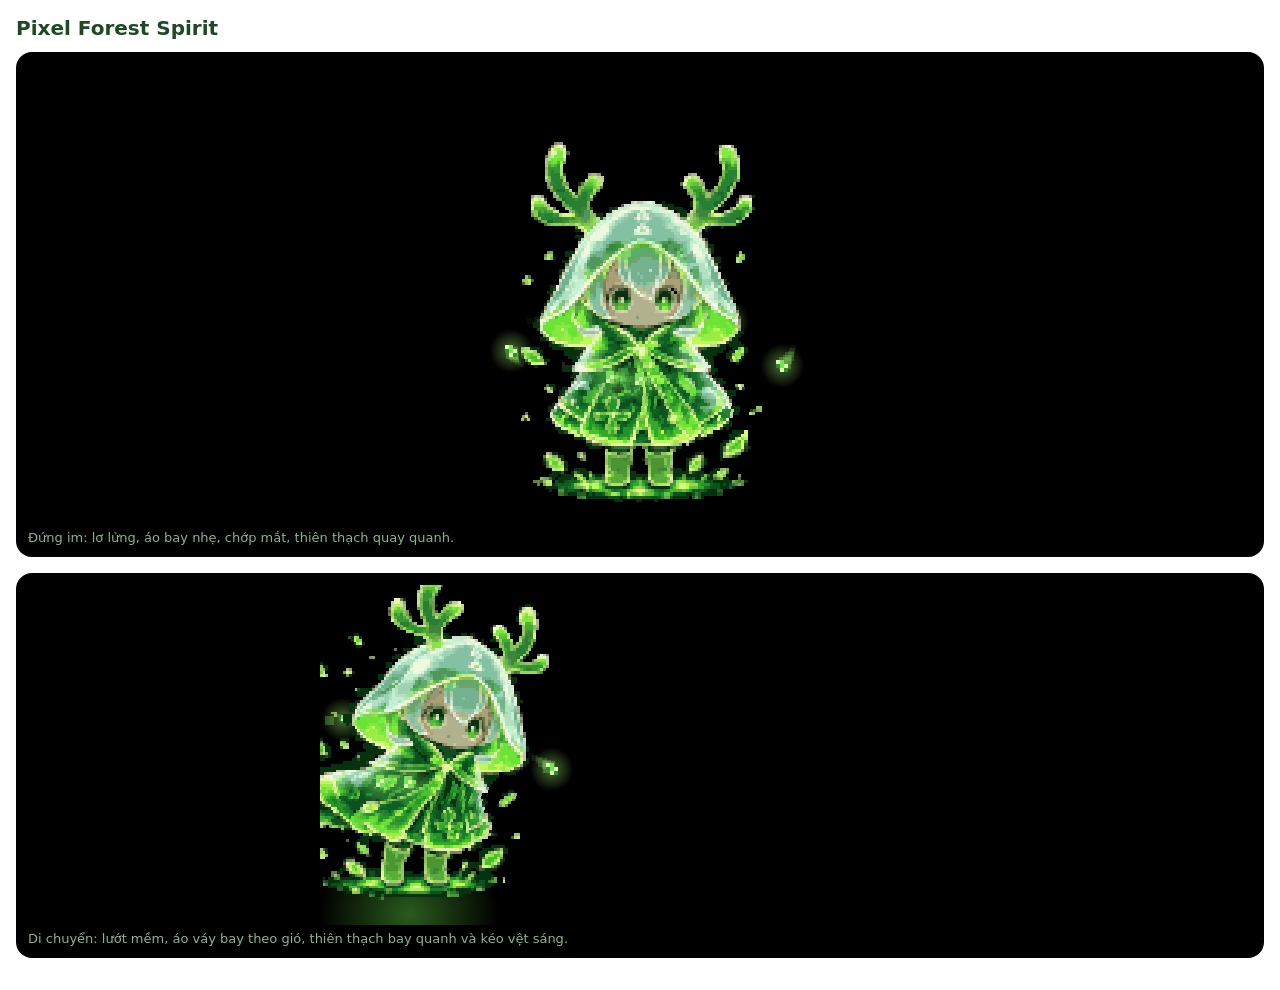
<file: Pixel Forest Spirit.html>
<!DOCTYPE html><html lang="vi"><head><meta charset="utf-8">
<meta name="viewport" content="width=device-width,initial-scale=1,viewport-fit=cover">
<title>Pixel Forest Spirit</title>
<style>
:root{box-sizing:border-box;--bg:#fff;--fg:#1d4a22;padding-top:env(safe-area-inset-top,0px);padding-bottom:env(safe-area-inset-bottom,0px)}
@media (prefers-color-scheme:dark){:root:not([data-theme="light"]){--bg:#070a08;--fg:#c9f5cf}}
:root[data-theme="dark"]{--bg:#070a08;--fg:#c9f5cf}
html{scroll-padding-top:env(safe-area-inset-top,0px)}
body{margin:0;background:var(--bg);color:var(--fg);font-family:system-ui,sans-serif;padding:16px}
h1{font-size:20px;margin:0 0 12px}
.card{background:#000;color:#b8f0c0;border-radius:16px;padding:12px;margin-bottom:16px;overflow-x:auto}
canvas{image-rendering:pixelated;display:block;max-width:100%;height:auto;margin:0 auto}
p{font-size:13px;opacity:.75;margin:6px 0 0}
</style></head><body>
<h1>Pixel Forest Spirit</h1>
<div class="card"><canvas id="a" width="640" height="460"></canvas><p>Đứng im: lơ lửng, áo bay nhẹ, chớp mắt, thiên thạch quay quanh.</p></div>
<div class="card"><canvas id="b" width="640" height="340"></canvas><p>Di chuyển: lướt mềm, áo váy bay theo gió, thiên thạch bay quanh và kéo vệt sáng.</p></div>
<script>
const D={"pal":["#eff7dd","#dbf2d9","#e4f6a9","#dcf67f","#c2f1d2","#c0f197","#bdf857","#baee67","#d4e1ce","#cde195","#b4e0c2","#b3e072","#c6d2a5","#c4c4a0","#b0d18d","#b0c08d","#9ee685","#9aed44","#9bd4b2","#9ad45f","#82e842","#6ce434","#81d261","#63d238","#98c3a7","#84c1a2","#99c261","#84c258","#73c181","#6fc240","#5bc238","#45bf2c","#b1b18e","#af9d75","#8faf74","#909972","#74b18f","#72b04e","#72a26c","#76955b","#5bab69","#57ad38","#45ab35","#33aa27","#4e975d","#4b9633","#349535","#249429","#81805c","#62794a","#3e853c","#447234","#288033","#177e29","#196e2b","#505c3b","#2b5b24","#106024","#0d521e","#274320","#192b15","#063210"],"spr":[["..........Mzz................................................................",".........M920x.................................................z920z.........","........T27h72.................................................9kk72y........","........f22kk3T...............................................Y9kkkhc........",".......Ne5kkk2.................................................2kklh9z.......",".......fblkllb.................................................bunnjj9.......",".......ftllvhD.................................................DrGvkn9.......",".......fGuFK7...................................................bQKtG9.......",".......xKKKKb...................................................bQKKK9.......",".......qKQKKb...................................................tKQQQb.......",".......qKQQQbU.......zwwz............................zww........tQQQQb.......",".......bBQQQBq.......b75cd..........................c2b5d......DFQQQOb.......",".......yyQQQQb......bmlk7c..........................2jlkbw.....qOQQQJD.......","........zOQQQBD...ZNruulbc.........................N2lnuuqz....rQQQSq........","........MrQQQQj...DrGGGnjN..........................yjGGGGb...qOQQSqM........",".........DOSSSOb..rJKKKbD............................qrKKKrNYNBQQQS9.........","..........fOQQQJeXBQQKFq.............................DqFKQJrqDQSSQqD.........","...zcdz...zqQQQQBqOQQKbY..............................DrKQQqqOQQSQq...NdcMZ..","...c270T...DBSQQQOQQQKD................................jQQQOOQQQSq...Yc220...","...2hkbd.....BQQQQQQQB.............d8dd8108..Z........YbFQQQQQSSq....T2lh9...","...9nnnjw....DIQQQQQQB..........T8811144444adYZZZ.....YbIOQQQQSeX....9nnu5...","...3GFGGj9N...qBQQQOOBX.....ZZX884100000014418wYZZZZ...bJOQQQQj....MbGuKKmX..","...rrKGKGG99...qBOQOIIq.....Y801001aii14oi8411108.ZZZ.9qOOOOO3Y..y9BQQQKBB...","...DqQOQQQKOb3337JOOIIryZZ.aa1101aoop1a18ooiia4411wZZyeBIOOOBb33bIOQQQQKb....","....PqQQQQQQQOOJOFFIIIrjcXo1400aioppa0a80ippoiia101zD2jrBIJJJJJKQQQQQSSr.....",".....XBBSSQQQOKFFFBFIBrkg14108iioppppioiippppoii40008jmtBFBFtBFKOQQQQbD......",".......PBrmmmrjqqbjtrrmj11004aippppppp8apppppoiaa41102tttBj3qbqBBBBBBZ.......",".................T93kkr11000aippppppp0808pppppiaaia4105trb9XY...Z............",".................ZYf2k440000appppppp10ga0appppppiia14105bc.Z.................","....................91400004ippppppp41111apppppppii114100z...................",".................ZZY8400004ipppppppppppppppppppppoiiia110w...................","..................Ya140001appppppppssaaipssppppEAooiiia110zY.................","..................w14014iippAEIIssp41ggg51asEIIOIEpppi44111M.................","..................14104aiipEOOKKGe0jtuFFFm51gKOIIIIEpi40041zZZ...............",".................d4a004iipAOOOKs2gmBEEEEEEBj5eKIIOIssi400148TZ...............","........DB....ZZY0a100ipAAEIIIp2rmmEEEEEEEErme1EIIsIsip00041NZ........r......",".......Dbj....ZZ8aa004ACAAEEF82kmmmEEECCCCEEbBg0eEsgpAAa001a0........Xbt.....",".......y7yZ....N1i411oIIIEEu02qbsmEECCAAAACE5Cmb05msEAAp111i4zZZ.....bkq.....",".............ZZdip144EIIIIr09qzesgECCAAAAAAA5Cr9B04ssAAA444ap1YZ.....9q......","..............N1pa44oIIIIB0b7MxfAeCAAAAAAAAAcCC9Tb04gpiiiaa1p1N..............","..............opp4a4oEIIr0b7MxxeAcAAAAAAAAAAcAA9Mqb01ioAAaa4ip0Y.............","............ZT8Ao4aagmEs0ejqzxM8ApoAAAAAAaAA8AAfMMjb0iIEEaaaaA8..............","............ZdpAaaaammm1cB7MxxzcAAaAApAAAAAAaAozzzM7b0sEEoaa4AA8.............",".qP.........T1AA44aa5m22BEqzxxxwaA8AAApAAAAocAcMzzMbj81EEpaaaAA1.............","qj7T........8AAa4144500FECDzxxxxco8pAAAAAAA8o8xxxxxzgm04msiiioAAdY...........","Tqb.........oAA4a44400qEACMxxxwwx8c8oApApoo1cdxxxxxzesq05siii8pA1YZ..........",".........ZY0pAiaa4410eCCACMxxMMMMxc0woowood1dMNNMxxMesCe0giaa1oaAd...........",".........ZX1AA1a4440cBCCppMxTNzTTXMd1ffwow8xTTTz.NxMcACE80i4a40AA8...........","........ZZdAEiaa1408qmECpoMMMzYZZYMwc0ddfw8MXZZXz.MMcACCr01411apApa..........",".........ToApaa4400DqmACpaMXzTZZZZNwwd08dddNZZZZMzTxoACyrq0011aiAA8Y.........",".........aApaaa400yqxjsApaxYwUZNdZUwwwwdc0dUZfNZNzTxoyAyeqc014aiaApzZ........","........Nii4asi00yJbM9pppaxTdPVBcSOdwwwwwddUS9BUDxTcpoppe9J8014aa4p8.........",".......Yao44pm80fJJF22eppcdMdDJFFGydwwwwwwwDvuuHfwx1oopb9BJJc00sa41io........",".......za10gm80mmFFtFe9ppp8MxcFttFcwwwwwwwwcFhkBdxdaooA9BkFBv80ema0a8Y.......","......Zaa0jj10tlkFtkGQP8opowxxdc9cwwwwwwwwwdc99dxx8oooOJGktrnlg0jma0aM.......","......z8b610gvll5JkkGKQUffsaxxwwwwwwwwwwwwwwwwwxx8ooiIQKuhkenlln10gggc.......","......w500cvllll5thklOOVWDc80ddwwwwwwzwwwwwwwwdc1a8dPVQOkkhevlllll10g8T......",".....X005lllllll75kkkJQUVVWUMMxwwwwwwwwwwwwwwwwzDDPWWQOJhk7qllllllln00z......","....ZY0glllllklll27kknOSVSSFUZXTMwwwwwwwwwwwzNXZUOVVWOOtkh0lllllllkln8z......","....ZY2llllkkkkklm0glnGyaPSSFrFJ.ZZUMMMMzNTYZJrjKRSICIGnm02lklkllllkljw......",".....X1llllkk6klllcfc1881oVVVQD39NWVVPPPUWWU93BQQIo08818a8klkk66kkllk3z......","......y2llkkkkhlllkcooood1DVVVQO22yWVWZWWWN29GGSO08iooooi7llkhhhhkllhdZZ.....",".......z2lkkkkhkllkh188823OVVVVOJB2qWWWWZC2uGOVVRtc8aa817kkhhhhh6hk69YZ......","......ZZU03hkhhhkhhh666327GLWWVSSKF2yWOWD7uGSVVVHHHum02666hhhhhhh32zZZ.......",".........YN2326hhhh666607kvHRSWZWWKF3BhP3k3bSSVSRWQGu3066666666322UZZZZ......",".........ZZZXNc222222305hknKVVVWQJJHu2b7khhhEVVWWSRF772022222ccMZZ.ZZZZZ.....","yeeZZZ....ZZZZZZZXUUT02hhnuFSVVWVJ7h2222bnkRWWWVSQQgg550dTTUZZZZZZ..ZYBbZ....","bh79fZZ.......ZZZZZZd045tGKQSSVJqFHt9h027rLGOWWVSQQEgg520TZZZZZZZ..ZYbk7Z....","UjnukrZ.......ZZZZZM14ijEOQVVSqFLLbbFh22hu9LHuIWWSQOIE5518YZZZZ...ZZBkkB.....","Zbnvv3B........ZZZX14amEGOSIbBRRL3qZJP9hklZBbLGtqOQOIIEgi1aZZZ....ZX3kbZ.....",".P7nvuBZZ.......ZZoaammrrbbtGLLr7UZZJJrnlkFZPqrHGte9essgia0TZZ.....PbBY......","..X3333N.....Y...8145g5bkkvGrjbTZZQZHFJjk2hWWWU99mvtbj521411XZ.......Z.......","....Z........YYZz10037kklj59bUZZZWVZLtJbh2ktWWZZWf225kkj22101Y...............",".............ZZZo1000229yyOQGVZSQRZZZkuJunvnSWWZWWSRIyy20008MZZ..............","................ZYdCEOSSSVVjLSJQLSZZWuhW7vvvjWWWVVGKSVSSQIpMYZ...............","...............ZZooEIIQVVWtGLWJHLWZZZFhWBkhhuBVVVVvnJVSSQEA8z................","................MosEIISVVQjLRWWGLWZZZFhWS3vhhuOVVQnlgySSQIEE1TZZ.............","...............N1i04AQVVVmKSRWZQSVZZSGbWVqukhvjVVKkllgCSQQIEA0XYZ............",".......PYZ.....8a1apAVVRIrVVVWZWLVZZGSbWRS2vRHRrVVFkkmeSQQIEEa8Y....D2f......","......D9DZ..ZZdi4IIAAVHLrOVVZZZZLVWSKZbVtVBrRLLGFSSmjlmQQpa4ps0w....X9X......",".......qb..ZZzaEQVWVIGvFqRSOWZZQuFWKVWbVVWVbLHuLmSVVnlluAia41ag1NZZZ.........","...........ZXaEOQVWVGGvbIRQRJPtuRRKRWWjKVWWBbvvLRrSWVmnKIppoi4gg0YZZ.........","...........NcsEIQSSGGGueRRKbGBQSSSWWVWjtVWKRqLvlHRqSVGKSSEApoi251cZ..........","...........djgB8CSVLGGbBRFjBLKeSVWWZWVjrLWGZWjuuLLHeSKQVVSICAA55g1M..........",".........Zw02tFeQSVVSKbSVVrLLLeWWWQVWWjjLWKZWBFLLHuGqRWVSSSOAs55508..........","........ZY0I22KLLjSSS3BSVVOFLLeWWVSHSVj7LWQWWWbJHGnLFqSVSEEApmkj1C1YZZ.....qq","........ZzyRSf2FKLLRK3RRSSVJLGOSOOSFVVjhKVVVWWVbHvlLLFfSVQEEItk5OQQcZZ...XPBy",".N.......8KQKVB3rHLLbeRtbttjh2brGj7RVL7htLVVWWWJbjlnLu5BSRLGLF2PRQQcZZ...bq..","z9Y......8juL7FWD2rH2rRBBLLRt2HLLHjVVBjrbLVWRWVq33hkGGl3LLLLrbV3RRQd.........","wXf.....ZY0nnhRVVVq22vLRrGLVjuKGujSVRrtt3HKSVRVq33hluGlk7LHjyWS3GK2..........","..........M2hkLLRSRB9vLLVWWSjHtWVWVRR3vv3GHHRRVQjbtllGllkj9JVVLnk2NZ.........","...........c0kvhGLL2lvLHLRVruHtJVVRRH3un3rHHLVVVRRjklllnn3LvHvv32XZZ.........","...........ZY826lnn2lHLvHLRrtubrVLLLjbktB7HHFSRRRHvbkhhnlhbuhh92U.Z..........","............ZZXb33u26hvvvHHHrHrVVLLH2BZZU3nHv6LHLvvv2hhh62th2b......ZZZZ3....",".................93B2h32hvHHHHLRLLLt2WVVW3hHvvvHHvh362h32T2fYZ.....ZZZX33....",".................YYZU26h3226vnnHHvH32VSSSq3nvvlth3366629YXY........ZZj3k7....",".....................NM03hhh66666lh2JSRSVU2666666hh632DU.........ZZD3kv3J....",".....................ZYTTMfqb3222222trrqjq9222229fdz.w..........ZZqklvn3U....","......................ZZZZ.YZUPPPPTDP..NNZXTTTUYUTZZ............ZN3nvnn3XZ...","...........................qZWWWWWZq....rZZWWWXZqN..............ZNjnh77DY....","........fzYZ......DfT......bbqqUNDqq....rjrPPqqbb.......ZYX.....Ze377BM......",".......N3byyYZ....Dbz......jFBBrBBJB....rGFBBBFFr......YN9M.....ZwqDUZ.......",".......XrkkbqY.....TD......qFJJJJOJB...ZNFJJJJrFq....ZXq67NZ....Z............",".......ZN7nn7qZ............qFJJJJJJN....NBJJJJrFf....ZD7njPZ.................","........NqjlkbZ............bBJJJJJBY.....rJJJJFBy....ZblhjU..................","..........9b73X..ZZZZ......bjJJOJJr......qJJOOOrNZZZ.Z37jP....ZZyqB..........","..........ZZZU..ZNXZZZJ....9FrFJJJrZZ....jJJJFttzZZZZYDXZZZ..ZY7j7N..........",".........ZZZ.ZZZZj7rZZjUZZU36rFFFJqYZZZZZbJFFFt79ZZZJZZZZZXtUZBh7r....D......","......rBDTZ.ZZZZWZr7BZJQVVPbuFFFFFbZZUUZX2FFFFFt2ZVRFWWUZZtJZZPDrZZ...P......","....NJTq77.WZZWVVVRt7BFtjtF9rFFFFj9QLHtLQDbFFFFj9JjhkttvLLJVWWZZZZZZBJPJY....",".....N.DbbYWVWVVRtj733h67nLPqbbbbDZLHHtHSZzjbbb9NHh336kjjHLLLVWWZWZXPJBN.....","........ZZZZVSVSRFBBj3t66lGWWWWWWZVLnjjrLVZZZZZZLuh336nttHHSSWWWZZZUZ........",".........Z..JJWVVWWZUBRJFuFuGRSRRLtj7333jtFRSSRLvFFFtFLVVVUWZZZSU............","............PPXZZZUUUZWZWWVJFhhrRL6trj6jttuLRLttLWWWWZZWPUZZZZZXX............","..................POJZZZZZZZWWWWZWFSVUUUVVWWVPFFWZZZZZ.UJUZ..................","..............................ZZZ....ZZ....Z................................."],["........................................90w..........................................................",".......................................d22cz.........................................................","......................................d9775dM........................................................",".....................................w2hkkk9M........................................................",".....................................f5knllbd........................................................","......................................2jntnubx.......................................................",".......................................emGGHjz.......................................................",".......................................TbKKKteN......................................................","........................................qKLKKgz......................................................","........................................DBQQQyz......................................................","........................................NrQQQyw......................................................","............................w188T........rQQQrq.....c8w..............................................","...........................z83hhef.......BQQQBY....w775J.............................................","..........................z26hlnmbz.....DOQQQb....fjkkhq.............................................","..........................z2hhnvGGjq....jQQQOq...Z9klntb.............................................","....928TY..................f9knGGKKrr..XjQQQrr...YxmGumf.............................................","...x0h39....................fbuGKKQQGBYqQSSQr....qrGKKFf.............................................","...07hk7.....................y7FGKQQQrDjQSSBb....qOQKKQ..............................................","..z27kl7.......................zBOQQQQjOQQQrD..UfIQQQOq..............................................","..2jkknbD........................bqOQQQQQQJq..N9OQQQQq...............................................","..2tlumr..........................DrOQQQQQqbzbrQQQQOB................................................","..9KFGrD...........................bBQIQQQbeIKQQQQQr.................................................","..9KKKtN.......201X.................qOOOOOOOKKKKBqB..................................................","..qOKOtN.....Ye7h2w.................bOOOOFJBBBrq.....................................................","...bQQBr....Zjnlkhw.................bIIJJFb9D........................................................","...eQQQBY....tvvnhz.................eIIIFbq..........................................................","....IKQFD...bFGut9.........aN8...Mow3BBBB2...........................................................","....9OQQBP..JGGG7X.....ZYw8000000000jrBrmfY..........................................................","....UBQQQjB.BKKFq.....ZN101441144448jjjm7coTY........................................................",".....DOQQQrPBQQmYZ....z011144444441025jkh5a00z...ZZX.................................................","......DQOOObOQQbZZZZY8014apppoooiaa4410055i410d.YZZUU................................................",".......bQOOOOOOb...Y801ia08oppppoiiaaa4410aia410zYZ..................................................",".c2y...XrOOOOOOjN..a01io0p18pppppiiiia44441ai41100Y.....................ZZZ..........................","227bf...UrOOOOOB3yo01io4000appppppoi4aaa440014a44a8T.Z.................ZbbD..........................","2bnnmj...YqIOOIFr500ioppooppppppppppiaiia000004iiia0TZZ................bhhq..........................","2buuFGrqbjbrIIIBm00aipppo00appppppppppipp100000aiiii8X................q7hbY..........................","2jGKKKQQKKGIBBBm501ioppp1ia0apppppppAApppa000001ipoiiaz.Z.............BryPZ..........................",".jFJOKKQKJBrbbjg014ipppa0101ipppAAEIIIIEApa100041iAppi8TZZ.......Z...................................","..NrOOKIFqqYYM91004ppppa1ipApppsEIIOIIIIIIpi414440pEAApaX.......ZPT..................................","....7qjjr..ZZ.1100apppppppsgmmmrEEIKIIIEsgsApaaaaa1AEEEpa.......Z9D..................................",".............T1001ipppppp815cccc222grEEEisAAAEoiiaaiEpEEoaN......ZZ..................................","...........ZZ11004ppppsp1eBEEEEEFrec10cmmsAAEIEiiaaaoApEEpoTZZZ.....................ZZZT.............","...........ZY810aipAEIE8mEEEEEEEsjssjqc005oAEIEAiiiiapAAAAp8XZZZ.................ZZZUJqeY............","..........ZZ8110iiAIII8jrEECCCCCAessgxMDe101eEEEpaiii1aEAAEiaXZ..................ZYq57nB.............","..........ZZ0401ipEIIa9tmCCCAAAAApfAAwMzzD9001gssiiiai4ipAAAAaT..Z...............P9jnvnB.............","...........T1401pAEEs0gsgAAAAAAAAAcAAxMxxxzje101ggiiiia4aipAAE4MZZZ...........ZZYqmvHH7JZ............","...........8a108AAss8q9seAAAAAAAAAcCAxxxxxxzjBf100aa4444iaaa4pA1NZZZ..........ZZNjvHLG7Y.............","..........Y8a14aIIsc1NesoAAAAAAAAAcpoxxxxxxzqysCe0015444ipaa400i1oYZ...........ZbkHHvu7..............",".........ZY8i44iEIC0bMdyppAAAAAAAAdocxxzxzzxzeAAsBe800144sssi41041w......YPN...NbvuvnbN..............",".........ZXap4aiEEc0qMxcCoAAAAAAAAdidxTT..TMMeAACCjFq81008sEmmm7gg0M.....PPD...N7nnkjDZ..............",".........Ydip4aiss0qrzMcAopAAAAAAAd8wXXXTzM.MdAACCbBqrFqge0114000258Z.....rXZZYf3bqNY................",".........Zdoo4aise0rNzxx8o8AAAApooccMTZZZZzzTdpAyAexxjGGtvvvvvnll508ZZ.......ZY9JZZZZ................","........ZZdAoaais1cjNxxxx88coowooo8wMNZUUZUwTdoAfpcx2FFJrkkkkllllkk8ZZ.........ZZ....................",".........ZdEiaaa50yjNxxxzMw0cdoddw8xxNZdfWWcMcofpp23BuuKBhkklllllll8ZZ...........................Y9T.",".........wiA4aaa11FsMxxM..TMc88ccc8wwzWJtHQ8xcoppoeBFunGthkkkkkkll7zZZ..........................ZNbbN",".........dpA1aa40eEADxz.MUZUxxwc888dwcPHlnrdx8pAAcNSunnubhkkhhkhkheYZ...........................Zenn9","........Z8pA1a410yAAyMzMMZZZUwwwwwwwwwdBrqdxwaopiySRtnnt7klkhhhhh9TZ.............................ynne","........Z8po44408BCAfMMMNZDCZzwwwwwwwwwccdxx8ooayVSSnnn5hlkh66hhbzZ.....U........................Xbtf","........Y8Aia440yqCAoMTzwWDyWDwwwwwwwwwwwwxd8ccNWSSQnum2lkhhh669zZZ.....rD.......................ZPb.","........woAiaa40JbAApcMT0PHuHywwwwwwwwwwwwdc8zXWSQQGnt25lhh6669yZZZZ....r.........................XD.","........dpp4a40cJyfAAaNxddtttdwwwzwzwwwwwwxXXQWVVSSte885hh663fNZZZZZDq...................NbY.........",".......Zapias40BJJfyAAdTxdccdwwwwwwwwwwwxNUFOVWVy888oo866669dZZZZ..Nbq..................T93y.........",".......ZcAapm08HJJBeosiMxxxwwwwwwwwwwwzzUB7OVVVa8ooooa2662dNZZZZ...DqYZ.................T3q..........","........ds4pg0mkJJuFNCp0MxxxwwwwwwwzwTZ.b7BKSVa8oooo8222cNZZZZZ.......Z.ZZZ.ZZ.......................",".......8o4am11nlgJunLSUNNYTxwwwwMMXXWWZe3BKSWSi88885j728NZZZZZ.........ZZZZZZZ.......................",".......di1g20vllhgnkuKKSVWWZZ.ZZWZVVWWfbFGQVWLLVSKGmm55408XZZZZZZZ......YT00000w.....................",".......zig20ullll57kkuKQWWJjb3DWWWWWZDbGGQVWWRVVQFIEEspaa40dYZZZZZNNZZZN8223kleZZ....................",".......z511vllllll0hkkFCcPSRKj32DWVSU2FjKSWWVVWSOOOIIEspaaa18TZZ.ZZYZZT2hlnHnjTZZ....................",".......z21klllllll705e8cc0ASQGGr3fSVftkhhJWWWWVSSSQOICe5245a40d..XZZZXc7kvLvmqZZ............ZZ.ZZY...",".......z05lllll6kkkgoooooaCVSVVKHme99lkkGZZWVVSQQOIBrtmjg52101cYZzTZZd7hvHHvmDZZ...........ZZZX9c2bbw","........c5lllkkkhhhh79ca85hLWWWSGk9222GLRLKBmmIBtKKKQGuj52cymyTZZZZZc3hvvvvmq.............ZZU227hnkq.",".........w9hhkhh6hhhhh6663gHLWWjh5220qFqqBFIQRRSIIErByffEOIAoa1oTYZDbkmj7jqNZZ.......NbD.ZZP27hHlkb..",".........ZD8236h6666666662hkKVSJHjP22huWZWUNqqqqqrPPVVSQQQIEApgg1aDjGLRPPUZZZZZ......qD..ZY37kuhh9q..","..........ZTMMDf00000d2022juQQBLryZzjklFWWZZZZZZQuSWWVVSQQQOEAsggs810gPTTZZZZZZZZ.........M7tuhh3yZ..","............ZZ.ZZZZZZZZY85BKQBGtqZWXjvl7JVWZZSWZWVGFBOOQSQQQOIEEssss10000zzM.ZZZZZZ......T2j667bq....","...............ZZZZZZZZU0gEObuueZZVZDk32hQWZZSSWWWWWnkbbjIQQOOOIIEssg4aa4008MNTZZZZZ.....Nf999zY.....","..................ZZZZZz15mjFufXZVRZWbh7ttQWWSKSWWWWFknnk5IOOQQOIo41a5aaa552000TTXZZ.Z..ZZ...........","....................ZZX8555jmjSZZKSZWJjvvvtKSVSKSWWWVjknvngIOQSpaiioapgmgg37770559z8NZZ..............","....................ZZT15332CQKWKKWZWVetntvtBSWQKOVVVSrhnnkIOISgsAAAAAEmm7hh662uyfoocw...............","..............N.....ZZ82229NWGKQGLWZZWJbkhnuurJRRIQVWWWSGnuQVSSOEEEIIIOj33kkhh2QSQQJjy...............",".............NBX.....d00cyOQSFQQHLVZZWGBbnlluLtBQOQVWWWVWQKWWWSSSQOOOQJ32jlllkyVWSQQyzZ..............","..............P........yrIIQSuQWQLRZZWRJyjnGHKRRtrOPSWWSVWSWWWWWVVQKSQtj7tnlnbIWVWSQyzZ..............","........TUTZ...........csEIQQtLZVKQWZSWFUbtLRRJRRRBjBOOVVWZWWWWZWWSRSKRjtGvnkbVWVVRFyT...............",".......T3bbUY.........T8ssORKBLWZWQWVRWJKPjGLRuGRRRSRrjJPPVWWWZZZWWSSVSKLKKujqOVVRLBz................","........qlvbDY.......YwpioKQKGRRZZWSRRWSjZNjGHnntKRSSRRJBrrCfcefUWWWWWQVSRKjBj7QSKGjN................","........NjnnbN......ZY0sIIKQKKRWWVOSSWWVBJZNjnuvhnKSRKGQSVLE5hh20PWWWQWWVRrDV7rRKHtfZ................",".........Njjby......ZNaISSKQFRVVWy9OVWZVQrVZDjGHhHkFFkQQRSVVe3673yWWRRWSLBqWWukHHFqD.................","..........ZZ.........8sOSQKQBVVSIrFqSWVVVbJWZNrvkLHt7GQQQRQLQqeeqQWWSVRHubWWVHHHHjzZ.................","....................wcmOqFQQtSVVBLLrQWQWVBqRWZDjFHLLuuKLHKHvvLRRLGQWVRHF9UVSLvvvtbY.........TT.......","....................cemIrQQKmSSSILLrUWWWVK3KVWWJjFHHHknHHHHullHHvvuQLHvbPQSRHGtt3N.........X27y......","...................N01gGKQQFGSQQVKLjWVSVWR7rLLWWSbruuklunuHulllnnnnHvn3DFJBrFu79N..........Tql3......","..................Zc1Ge9GLLBKQ3jBFjrBmjbWSh7tLRVWVD2hllnlllllh67Jvnuk3fXXZZy3b9XZ............39......","...................8rHLJceGqQRmHLGbjHHvrVRrrbHLVWWVVq3hllkhh32BFjvnh7qZZ...ZX........................","...................cjukLLr22QRJFLSrtRHtQVRttbjLRQHRRRG95hh72eJLthnk3zZZZZ...Z........................","....................wbkHLRS1rRVWWJnvGVVVVRtrt2uHuFLLHnhh32cUZOH7lh9y..ZZZ............................","...................ZZ126tvFgHLLVVmnHnJVRLLjjUy3vHHHuh6hh3DZZZZq332TZZZ..DU......Zf9eebNZZ............","....................ZY.92jreHHHRLmhujBSLLH7NZW26vk6hh329TZZZZZZzz....ZZbjP.......bmHHm29Y............","........................X335hnHHLHHFLLLLLvbNWVD366622fTqUZZZ.ZZZZ......ZX........Y3vHvv79............","...........ffN..........ZZT07h66lHHHHHHvvl2NVVU2202TYYJje.....Z..................ZN7tvvv7q...........","...........Nbq..9q.ZZ......Yw0366hhhhhhhh62qtqN.BZZZPjrFeZ..q9....ZZZ..............P35333f...........","...............B3bfDZ.......ZYXd200222009cw.....qbjjrFJFeZZZT....ZZUTZ..............Z................","...............WFjnjbD.......ZZZZDUZZZWUPr.......rJJJJJJqTZZ....Zzb7bZ...............................","...............ZXjvHneXZ.........DbjrBOOOBZ.......qJJJJJjwZ....ZT3nlb................................","................P7tvv7yZ..........3JFFOOOrD......ZzBJJJFjf.....Zqll3U......rq........................",".................r7nnnqZ..ZZZ.....qBJJOOOrf.......YrJJFFtf....ZZbbqN......Pbj........................","..................N5777NZZNNZ...ZZXrFFJOJqf........qFtFFtfZZZZZZDZZZZZ....jrU........................",".............ZZ...ZYUTqPZZDbN.UYZZN3ttFFFqzZZZZZZ..bFFtujzZZZZrXZZZZZZBBZ.D.....Z....................","............Nb7b..ZZZZZZZZPqbPZZZZzjtuFFFbNZZZVSZZZejuuj9UZWWJbZZZZZZB7PZZ.....Z.....................","............Uj77BZZZZZZZWZZWBrLLLLq9rttt9qOHKLLLLLKQfeeyJFunnjKLLLLWB6QWWWVW..FFFP...................","..............PUXZZZZZVVVVRLHFr7hFVDbqqqPXWRGHvuuvRVZZZZWVLk777uthGHKKSVWWZZZZP......................","...............ZZ.ZWZZVRRRRth333knLWZZZZWVRGh7777kHLVWWVVLuh6336ktHLRRRWZZZZZZ.......................","...................W..ZWWZWRHuk66hkHRRRQHuk663333376HLLKunk666uFHVWZZZSWtttX.........................","......................ZUJFKWWWWXSRRRttLLGhtuk33337nhHGtHLVVSSSWWZOJOZZ...............................",".......................XUPUZZZZ..ZZZXXZZZXXWXUUUUXWXZZXZZZZZZZZ..UPU.................................",".................................UWZZZZZZZZZZZZZZZZZZZZZZZZUUZ.......................................",".....................................ZZZZZZZZZZ.ZZZZZZZZZZZ.........................................."],[".............................................................X21N......................................",".............................................................2220y.....................................","............................................................w2hhh2d....................................","...........................................................Yd75kkhc....................................","...........................................................9jmkllbT....................................","...........................................................etuuuby.....................................","..........................................................w9FKGuqY.....................................","..........................................................9rKKKqP......................................","..........................................................crKKKB.......................................","..................................................22NY....cBKKFB.......................................",".................................................c229z....9BQQFD.....Mdd2..............................",".................................................9779w....bBQQJDZ..Zqb532c.....................ZZ......","................................................M9knjf....DBQQOD...qjnklhc...................Zd22d.....","................................................TbuuuqD....jQQQBP.jtGunl7z...................M2322d....","................................................NjKGKrDY...bOQQBqrFKGGn3e....................27k339Z...",".................................................bFKKGrN...NBQQObBKKKjqN....................Z2hlkh9....",".................................................3qKKKKq....jQQQQQKQBb......................Y9jkkk2w...","..................................................qrQQQKBf..qBQQQOQrU........................q7FFn2w...","...................................................rBQQKKJb99rOOOOOr................N00N......qGGGrw...","...................................................ZDjJKKKKKJFOOOObY...............Y02h2M.....qGGGrz...","......................................................jhtQOKGGOOOOb................Y2kkkb.....qJKJb....","....................................ZZ...................qjjjFFFIJ3ZZ....ZZ.ZZ......bknnnbZ...qOOO3....","..................................UYbjZ..................ZZYbbFFBB2XZY888888wZ......U3uuu7...qFQOK3....","...................................Y7nq..................ZZZZejtBm501144441100d.Z..ZZNjGGGb..bOQKBD....","....................................Xh5Y.................ZZZTfbkkkb5441111401100X.....rFKKrYqBOQQqZ....",".....................................ZZ...................N0055jkk51001aiipoia140o....qrKKrqrQQQBN.....","..................................................N..ZZYw0144g5b1004aaioppppo1aa10oYZZZrGKrBQQQOj......","......................................................z1014ii80014aiiioppppp081ii40aZ..jJOOOQQQq.......","..................................................ZZ.w8444aa14444aiiippppppo08a1oi40o..bJOOOOQjX...N0dM","..................d02r...................DB......ZZYo0414i41144aa4aopppppppppi48poi11zeqIOOOQbX....220c","..................q7679N...........................a14aaa100004aiiipppppppppp4appppi00brBIOOjP...Nfhkkc","..................f7nnmeZ......................ZZ.81aaaa000000aiippppppppppo000ipppi408tBIOFBrrqqBuGunc","...................bnvGtqZZ....................ZZw4iipp4000001aiipppppppppp80cg1pppoa40jtBFGJKKOKKKKKjz","...................b7vHvjyZ......fz.............o8iipAi000001iipEIIIEAApppppia00ipppia10rjbbjFKQQKKGbN.","...................Ubjvvn9......B39Z...........M8ppppp140001ipIIIIIIIIIEsspsAApopppppi1059DPNjjjjjjBN..","....................Pb7773f......DY.........ZZN8pAAAA14444aipAEIIIFEIIGjb59555pppppppi010T.............","............................................ZZ8pAEEAi444aiCAopsIIIFre822qrrrr50aAAAppi410MZZ...........",".............................................opAAAaA4aaaiCIEEpgBFm205trBEEEEEEB0oIIEppa410YZ...........","............................................oaAAAaE8iiiipEIEErmj10qjssgCECCCCCEt0sIIEpi411Y............","..........................................YzaAAAEEaiiiiiIIEEBj00fDNbssgACCCCCEEjm0EIEEp1048............","......U9N...........................mXZZZZzaApAIA8aiiiisEErm20eDzxzsAssAAAAAAACere8IEEA1041............","......dk5X...........................ZZZYaaAEIIpi4aiiiigmg20crMzzMxoAeAAAAAAAAAeyr2eEsip041YZ..........","......dknf........z..................ZZYo4AAApiia4aaaagg508qrDzzzxxoAdAAAAAAAAAcCeq0piip018TY..........","......x9nq.......w2x...................o4pApaaiia4444a500eBqyMzzxxxaAaAAApAAAAAcAcJ04ppA40i0Y..........",".......qey.......MfN................ZYdapaaaaiii444a4008CCCoMzxxxxz8A8AAAAAAAAAcAfJf0sAAa1i0YZ.........",".........N........................ZZZw4p11aaipEi444001fECCAyzxMzzzxwf8AAAAAAAAipoxNt0aAAa4a1Y..........","..................................ZZT1i001iisEs44100fqCCCAAzzTTMNNTxc0oppAAAAA8scMMt90sAaaaow..........","..................................ZY0a14ggmmmm2008eqJqyCCAoMTMMZZYTNx8dooppppaacxxzBj0psaaipw..........","............................Br.....X1g522ggb5aeeBHG9NqAAApoMXzZZZZUNxd8wwwowo08xxxMNr18sia4AAY.........",".............................qP.ZZZw11gmmmjknnuFGvnjxfopApoTMNZPcZZwwx8dwwwd1xxzxxMDse0gaa4A8T.........","................................ZZZc5vlllllllkjFGnnFbeoppfcMxNRB8WXdwww0cff8zTM.NxzzsB04aa4Aaz.........","................................ZZZcklllllllkkhtFlnOONcppocxdCvvHRCdwwww181MYZZz.xMyCB11aaaoiM.........",".................................Z.dhllllkkkllkenllOOSwoooodxdutFJcdwwwwwdcXZZZz.xNpAEe0aaaiAw.........","...................................Y2kllkh6kkll5lkkJQQWcoppcxx9becwwwwwwwwzZ8PZz.MzoACb0444aA8.........","..................................ZZX2kk6hhhklk0lkkJQSWXfcpodxwwwwwwwwwwwwMWjRUdTMcpAstc0441A8.........","...................................ZZN0hhhhhkkk51jkFQQVVWPc80dxwwwwwwwwwwwwvuHDdMMcppeFe0144o8M........","..................zzMTZZ............ZZz2hhhhhhk7da8CCCOSVKPUMxwwwwwwzwwwwddrurcxMfopfeHG00a4apN........","..................qk32cNZ......ZZZ..ZZYT23hhhhhh8ooioc8UWVOtPTzwwwwwwwwwwwwd2dxxTcpoqGKve0i40p8........","..................X3nnnbN......qyZ......X223666h68ooooocWVVQBBYXzwwwwwwwwwwwwdxMwcerkGFvG0ag0ia........",".................ZZ9nHHujPZ....bkf.....ZZZT02366h6018810UWWQOm3UZYNzwwdwwwwwwxMyyOQnkvelle0g8aa........",".................ZZX7vvHnbZZ...U79.....ZZZZZN023610jtBJVZWWVQFj9XWWXXTMzzzzNTYWSQQKnkvjllne07iaZ.......","...ZZ..........b....q7vvvbZZ............ZZZZZYY10077lHLRVZVWVQGj9ZWWXWWZZZURWWVSQKnlk7lllll50gcZ.......","f2dwTZ.........Jq....Ujqq9zZ.........ZZZZZZZZYz055ggtuGLSWZWWVVGjwZWWWWWNb2brVUCItkh2jllllllc2d........","ykk7bfeZZ.......N....ZZZZYXZ........YzZZZZZ.z81a5sEIKGGGQWWZZWPhubPWWWZf3bBQRoaaac515klkhlllv9d........","ZrnnkhjdXZ..............ZZ.........ZZXZZZZYc1aaiEIOOSVSRVWWWZUhkhn9WGU97uHVSV8doopAekkllkllll3dZ.......","ZqtHLlnm9ZZ.....................ZZZZZZZZX8015512eqrOVSSVWWWVWWJknnhqJ3FHRVWVVq9aaa5hkk6lkklll2YZ.......","ZP7vHHvnjy..................ZZZZZZZZZZZZYT52003mBFFJOIEFJJGGKKRLFj322blktWWVL73666hh666hhkkh2zY........","..rtGvLvv3X......Y......ZZZZZZZZZZZZYYMMaagssCy25gOQSSQQRRRRRKjqNP9232FnQWWKth0666hhh6hh672NTY.........","...rjtvHHmqZZ....YZ.ZZZZZZZZZZddd1000aiippioEOQQSSOIqqqqqjjqqTXZWFh23NbLLJWSG7223333333eebTYZ..........","...YPtmktk9TZ...ZZZZZZZZZYzdc000541aiia11aAOQQSVVVWWSJUUUUZZZZWWuln7NZPqLGFVQt58NTNNTT..ZZZZ...........","....ZBqqqDrJ..ZZZZZZZ.Mz8c0004445iii4a1aaAIQQQSSEGGJSZZWSWZZZWWQ77leZWZNqJFmBKg8TZZZZZ.................",".........Z.Q.ZZxccc88e222222025gsspaaoopEIIEEErbmnkSWWWVVZZZWWQth37NZZWZPettmgg5wZZZZ..................","............ZZZerBBqb552666652mmsEIspppIOOSQOIhuvnuWWWSQSWZWWStvnl9RZZKZZLC5nj258XZZ...................","...............bKQSSQII0hhhhh2mEEKKOEAIQQVWWWunvnkSWWVKVVWWWFtvvvjJSZZQKZHWP9bg54oZ....................","...............bGRSSSSS26klkk75uGKQSKKSVWWWWWQQkFVWVQKSWWWQruHnhkbHSZZLKSKKWSO9001z....................","..............ZbFRSVVVWO3llknn2luGKVSKJWWWWWWWWOWWSKKVWWSrtKHvvn7NLVZZLLLRtVVSKsf18.......ZZ...........","..............ZTqLRVVVVVb7nnuvtbHKQRLSuWWRRWWWWWWKKWWWVjrKRLvvvtqJSWZVRGWRuVVFKIo.......ZZNey..........",".........BF.....bGLRRRSVS2huGLLtVVVLuKGWWWWWWWWVVKVWJjBRSRRGHLv3UBZVZSRLWRFSVtIIc........qkkq..........","..........BJ....qrHHtGWWWP3tLLRQKVWVVWVWWWWWWZWVQBrBIQSSSSFLLHjrVFZWWVKZZSKGVtEIpwZ.....DklhN..........","...........P...ZYbFHGVWVSVU9tLLRLRSWWWWWWWfddyNjrJQVVVSRRuGLLubWFOWWRWRZZVSFVGGOEaYZ....qk7D...........","................Z9jHLLRLRVZXq3KLLLLSWWWWV23h67ySSVVVVVVRFGHHH7XZtSWZWVVWZVSuVQQSEaX....ZDjN............","..................bFHHHLLWZZZW37LLRRVWWWf3hh63QVVVVVVRLkKRHHbDZVFVWZWSbOVVVGVVWSIAa....................","..................T3FvvHLRRWWWW2bLLRRSZJre22jKRQQRVRBjhKSSHrqZVFJVVWWbLjJVWGVVFSQIo....................","...................TbbGGGHLRVVVPN7HHRRunvHLLLuGLQQRKhhGLLHt9XZRrSVWWOFLGrVWRKRjEOmswY..................","....................Nb6vvvGHLKRWZP7vRlnuvvHnnnHLLLvuKKLLHvbNZWJjSVWWOGLFBVVRFRkFIgmdYZ.................",".....................NbbhuvvtJWWWWP2llnnnnnllnLLullGLLQKv7DZWVrFVSQVVFLjVVVRjQKKKm28X..................",".......................Tq39bqtSWVWWP3llnr97lnvullnKKKKHv7fZWVQ7KVBtGGKjOQFtRbKLKreFgw..................",".............yfU.......ZTDeT.BjqJtPUD2lnuJ27lllknGGFHvn7bXWVVrjRWSrHHt3tGHkV9Kr9yFvBc..................",".............bke.................qZZYb3hnHt27llllvvvul79UZWVV3BLVWjGLR3LHFJV92qORGu9d..................",".............qhlqZ...............Z....T27hhj27llkllll72SWWVWO3FLVWVVRHnrRKRRbORGLv99Y..................",".............Uq59Z.....................TU9UXT23hhhhh39QRKJQVqjHLLLWWrHH7JRRHbFLvh9fXZ......qq..........","...............M......................ZZZZZZZTD27h6327FRLLLR2kHHLLVWjku3LRHHbmk39c........Tb9..........",".................................P...ZZZZ.ZZZZYN322dUNbbBKLr3hHLLLLRLGuHLHvv79bf.......................","....................................ZqZZZ.....PBXUUUZWZNDjje7hhHHHHHHHHHvll72NZZ.......................","......................29............ZjhfY.....DrqPZXWWXB...D136hhhhnnlhhh322TYZZ...ZZZZZ...............","......................7hfTZ..........Phkr.....qJBbbBPNbXZ...DDf9222222229N.zZZ..ZZZZTNqYZ..............","......................bkkbY..........YFjq....XbJJFBrrrqY....qPZZUTTTbMMMM......ZZZBq7m7YZ..............","......................qb77q.............TZ...XbJJJtJJBD.....rrrFUPDqqZ.........ZZbhkvuj................",".......................e99.......ZZZ..........bJJJFJJq.....ZrJJJBBFrNZ.........ZNjvvvhDZ...............","................................YMDz.........DqJJJJJBN......rJJJJJJq.....ZZ....Zbuvvk3XZ...............","................................T277DDZZ.....etFJJFFr.......qJJJJJJe.....BjZZZZYbvvk5DZ................","................................Y97nk7zZ.....9FJJJJFq.......jJJJJJrq.....3DZZZZN337BTZ.................","...............................ZZM3kuh3DZZZZY9uJJJJBq.......jBJOOJrDZ...XDZZ..ZTUZYYZ..................","............................NNZZ..qbhh3qZWXZZ2uFFFFqqZZZ...ZbBJOJFFe..ZZPZZZNP.ZZZZ....................","............................NqN...ZXNDDbZWWZZ2uuFFFFqZZZZZZZxrFFFFFjNZZVQZZrqUZZZZZZ...................",".....................Nr..Z.ZZPJZZZZZZZWBLLJJJ2buuFFtqWVVWVVSybtFFFFjqLLGSWJjPZZZZZZUF..y...............","...................qUYr..UXZZZZWVVSSVQHGhh6htQf9jjjeDVLLLHHLVf9jjjjcJukkuFtFWWZWWZPJF..7...............",".........................BPZWWWWJLLRRFtk736kvLWDDDDNZSHkhhhHRZUNNNNUWvh366uHLRWWWZZZ...................","...........................ZZZUVZWFFBKRHRFFFtuRWWWVVLut7223juFVVVWSQHukFFJJRLWPPXZZ....................","..............................UUZZP73rSWWZWWVVQFFRRHFkh77777ltRRRRQKSWUZZZZZWZBtP......................",".................................ZZqqrUZZVWZZZWJPWWSSSLJJJJJJQWWWWZZJQPUZZZZ...........................",".......................................ZZKQZZUZZZZZZZZZZZZZZZZZZZZZZFJJJZ..............................","............................................XO........................................................."],["..............X981............................................N88c...............",".............Y2220w...........................................e300c..............",".............M02kk2..........................................N2kh20w.............",".............23kkk2..........................................T2kk75c.............",".............2hknn9...........................................bnnnb2T............",".............9nku7PZ..........................................Mjutn2.............",".............9GuF7Z...........................................ZbFBGc.............",".............9KGKb........w...................................YbQOKeN............",".............fKKQj.......M228z.....................Tc22w.......jQQQbT............",".............BOOOFD....Zybkh3w.....................M27kb9.....DFQOBD.............",".............DBOQQj....DmnnlhM.....................M7llnjDZ...jQQOrN.............",".............NBQQQBDZZ.bunnlq.......................qhuuujU..UmOOQrD.............","..............rFQQQj.ZDtGFub.........................jtGKFr..rOQQJB..............","...............rQQQGq.BKKKjN.........................PBKKKB.rFQQQJD..............",".........00c...DFQQQFqBKKKq...........................DBKKFqBOQQIq...d20w........","........0272....qOQQQOQQKrU............................BKOOBQQQQqX..Yc22f........","........0klkf..Y.bQQQQQQQj...........ZZ....Z...........BOOOQQQQrY...f7kjf........","........2tuFtfY...7QQQQQQjZ......ZZ.YX00000dY.ZZ......ZBJOQQQQBy...fbnumf........","........bGKKKFeD..YqQOOOQrY.....ZZYw1114444108..ZZZ...YrOOOQQrY..D7rKGGuB........",".........bKKQOOr37jhjOOOIFb....ZZw04440000444400XYZZ..qrJOOOB7qb3jKOKKJr.........",".........Y3OKKKKQQQKJJOJFFrfZZ.o111001iiaoia414400Y..NbBFOOJJJKKQQQQQJq..........","...........qIQQQQQKJGFFFFBkbdY814104ioo001ppppi11108T2rBBFJFJGKKQQQQFD...........",".............BFFFFtj37FFtkkhg01104oppp18p0apppoia0101rrrBFBrjjrFFGFB.............","..................XYY.3brkkg4100aopppp8888appppoiaa100gmtt3y.ZY..................","......................Y85km4100aipppppppopppppppiiia4005j39......................",".....................ZZY0m4000aaopppppp101pppppppiiaa1005e.......................","......................ZZd10000iipppppp14m11pppppppiia1100wYZZ....................",".......................o410000ippppppp00000pApppppiiia4101wZZ....................","......................w1400004pppppppppppppApppppppiiiaa118zZZ...................",".....................T1400014ippAAAAppssssspppAAEEppppia4011XZ...................","..................Z..o4411aaappAIIEssa10011asEIOOIIIApi10141MY...................","............qF...ZZZX1a044ioAAIOOOKr82muGGte1cIIOOIIIEo1001a1w...................","...........yhb....ZY8aa04aoAAIIIIG52BuEEEEEEtj0oIIIEIEpi000a48...................","...........bmP.....M0a104opAAOOIs0jjEEEEEEEEmmr2cIIEEpAAa001iaTZZ................","................ZZZ1ia00iAAAAIGs2mrbEECCCCCCCjCr50smsAAEA441ii8ZZ.......NZ.......","................ZZz4i444AIIIsBe2jCsgECAAAAAACess9b0apAAAp444ao0TZZ.....Dbf.......",".................Y0ii4aaIIIIr80zqCCgAAAAAAAAAcsyeT908iiiiaaa1poaZ......D2N.......",".....JU..........z8A8a4pIIIF50xMfCCeAAAAAAAAAcAAcMDj04ipEpaa4op8.................","...Xb9N..........1AA844pEIIe0bMzxpAcAAAoAAAAAaCC8Mxr70cEEEiaaaAo8................","...ygjD........Zw8Aoaaasssg0kqMzMcAoAAApAAAAAcCAwzxMbb0iEEpiiaAAa................","..D5nmP........X0AA4aaasgg0jjMzzM8ApoAAAAAAAA8A8Mxzzqj50sEpiiapAozZ..............","...btTZ........AiAAaaaige0cryzzzzzcAcAAAAAAAo8ffzxxzMbre0ssiiiaAAaYZ.............","...rN..........8EEaaaaig0arszxxxxxx88opAAAAAcfcxxxxxzfyB91siiaapAoz..............",".............ZzaEA4444a18BsyMxxxzMxx88owwooo8czM.MMxzyyyB11ia4a1Apa..............",".............Y8AEia44410rEsANxM.NTXTx8dwwwoo8NXXTM.MzyyCCr0144a0oAoz.............",".............caEA4a4410eCCsANz.zUZZXMw8cdwwcxTZZZTzYMwACCrq04444aAAaY............",".............oAAiaa440cjACAANMMMZZZZMwwc8cdcxXZZZZzNTdAAAeB80144aAEaM............","............M1Aaaa4100NqpAAoMTzPZPfZTwwwwwc8wWU0PZMzTcyoAeqq8001aiiEaYZ..........","............oiiaip401BqqosAowTxIVB2WPwwwwwwwdUL2JSzMMcoopeqtB800aa4i4z...........","............4i4iss01EJbqcsso8MxfHHGHDwwwwwwwdFHuvLcxxcooC2jnGFa0gi41ia........Tj3",".........ZZwi11mm10BJJFb9epp8Mx9tutucwwwwwwwwdtlubwx8oooyBukGru80mm10aw.......jtb",".........ZT1a0gm08vjJGtJBcfoodxxd99dwwwwwwwwwwdc9wxdcooCQKnhujllj05ng4o.......jjN",".........YT15500rnlmgGkFKUcfycxxxwwwwwwzwwzwwwwwxxwcoaCSOKkkmglklvr015az.........",".........Yo501mnlllk5GkkKKQDffcwxwwwwwwwwwwwwwwwx808cUWQKKkkbmkllllnt11cZ........","........ZZ015llllllletkktKSVZPwcdxwwwwwwwwwwwwwwxTYXWVWQOukk5lllllllll28Z........",".........Y1glllllllln2kkkGSSSSQUYTNMzwwwwwwwzzTTXJrQVWWSKkk0ellk6lllll7c.........","..........2lllllhkllle5kkkQOIQQJrrJZZZUTTTNXZZXjbKQSUo8cc981llkk6kllll7w.........",".y......ZZ2kklllhlllll88cc880NSSUB3bPZWWUUWWWN3bFKRc08dooAojkkklk6kklhd..........","qmf......ZT2lllllkhklljoooooa0WVSUIr2fZWWWWZy9muQVVd08ooochlkhkkkhhk7c...........","Dy.........N27lkkhkkkkk78ooa0bUWSSPOt2yZWWZDjtFQVWGGFg1026hhhhhhhh72zYZ..........","..........ZYTc23hhkkhhhh62232hHRWWWVKFjrSFPjtmQVWSGVRvm0666hhhh622wTZZZZZZXb3....","...............z223hh6666662buvSVVWZWRHjBu3h66tVVRVVVGj2266633f8yZZ....ZZP9j3....",".............ZZZY.N222222222kuuKWWVJuFtt223hh6SZZWVSKj77002dfTZZZZZ.....N5nnN....","...............ZZZZZYZZYYN0hknuKVVWVthj2322eLHKWZWVQKEgg50T.ZZZZZZ.....U7vv7XZ...","....ZZ...........ZZZZZZZY822kGQSSSQtHv9bk22kqrLFBSWVVQIEg48z.ZZZZZ...ZZBnvv7Z....","...T922NZZZ........ZZZZZw05gIOSSQrFRLbDWF26klUBtLFrCOQQKIsa1YZZZXN...ZZbnv7J.....","...T3khbffZZ.........ZZN88aEIOFqBKRFbNZWKrvlkFZPmjGumbeyEsa4oZZZ.....ZY99BP......","...U7kvnnm9TZ.........TaaaeBrjmGKFqyXZUZFFtl7hWZZPCbjmmme2110wZ.......NNUZZ......","....BjHLvvjeZ......ZZZcaa253jtFBjqPZZVWZuJ773tJZZZZODe9bj75201d.........ZZ.......","....NjvHLvn5w...TZZZZw8a257ttbeyFSZZZRZZLtrhtvtUWZWWWKOOIecccdTZZ...DB...........","....XqkvHHHk2...UZZZo0002223rPQFLRUJKVZZVkL7nvvkWWWWWGQVSQQIoTZZZ...NP...........",".....TjbuHHvbzZ...ZZTzc2sIQSVVKuRWFRRWZZWhuFhllnFWWWWunmQQQOIoT..................","......TB77773cZ....ZZZfsIISSVVtQSZSKRWZZWttWjtuluJVVVkkmmQQQIEoNZZZ..............",".......Z.....NZ....ZZyipCISSSOFVSWZKSVZZVG7ZP7vkltQVVFknkIQQOIAaXZZ.......Pq.....","....................wa1asOSVSjSVOWZSRVZZLL7WVBrHvHtWWSklngQQApEA0T........73.....",".................Z.w8aAssOSQGBSSVZZZKSZVLV7WRSbLRHLtVVKlnmQAoa1ag88.......zD.....","..qD............ZZM8AIVSEQKHbQSLVZZQGGVKWV7SVWUjRvHLrVWRnnGAppa4gg8M.............",".z9X.............Z0EOSVWQKGurSRRFJGGRLKWWWjJWWSrrvHRRBWWRFRSAAApig50NZZ..........","..Ye.............8sEQRVSKGG3QVKrrbGLSVWWWWrBVWFWbvvLSRBVVGSSSIAApg528YZ..........","..............ZYdemu1OSRKGubKrGBRKbVWWWWWVrrVWQZWbHuRRKrVSSVVVSApg550d...........","..............ZM05tGySVVVSbBQQOBRLjWWWRSWVtjRZSWWPjHHLHFjSVVVOEAsg52oow..........","..............TaC2bLLcRRRR3KRSSrRRjWWWRGVWFjHRVWWWBrHvnHGrVSIEEEmj5pQOow.........","............ZZoiKQBcHKLLRreRRVVRFFJBrjbOWWhruLVSWWWyb7nvLtBVRKKLHbCSSSAz.........",".............T2FRRjO9jLHL3BRrjmBrb7KLHmSWR7n7HVVQWWq337nHvkBRLLGbBrOSKcNZ........","..............2uKGjVQr9ju2LRJFLRR3JLHHrVVF7v3FRVRVVr36hluvl7GLG9NVrFLqyZ.........","..........q...w2kkFVVVQ329LLRJGRKktRSFQVRrkvjhLSSVVSjjhlvllljtbORRGnr9T..........","..........U....f9klHHRRRekvLLWWWrv7LQVVVLjknk3HLHJVVVRr7llkkkhrFLHlhdM...........","....ZZ.........Xw2hknHHL1nnLLLVVjH6GFVRRL3tkt3lHHuVVRLLr7lhhh2UDjt52M......ZZrT..","...NNYZ........ZXy233knt2huHHHLRGtF7QRRRu2WUWq7nHvHLHHHh67lh3D..f9cXZ.....ZUqbY..","...qbDX...........deq36u36hhvvHHHHLLRRRLj9WWWP2kvvvvHu626662M......Z....ZZDbuj...","...Xkn7DZZ.........ZXTNbP762675bHHHLLHHv3ySRVV96lvt7636662xTYZZ.......ZZYbtvvr...","...Z7vvbDZ.........ZZZ...y36h67667hhtHHn3OSRRSy266666672cMXZZZ........ZZbuvvjDZ..","...ZbnHn7Y.....ZZ........TTT923hhhhhhhh79JJBjjq122222wNTY.............ZPmvvn7P...","...ZDkvvjPZ....qZ........ZZZZqTTqqb33332f.DDUWZPPTTqDNZZZ............ZZjuvunjX...",".....bjkjfZ....Bq..........ZZDPZZZYTTTP....BZZZZZZUf..................Zbkn7qXZ...",".....ZPDCe......D............DbbNNUNDqP....jrBJNqbjfZ.....ZZZ.........D93rDZ.....",".....ZZZ.............XY......NrBqqrBBBX...ZrJFBBBFFfZ....Yq7j.........zzTZ.......",".....................7BYZ.....bFFJJJOBU....BJJJJJtBzY...ZNkkj....................","...................ZZ7kqZ.....3FBJJJOB.....jJJJJJtqMZ....qhjT....................","..............ZZZ....Dhb.....Z3FJJJJOB.....BJJJJJBj.....ZTTZ.....................",".............qDNZZ..ZZzz...ZZZ3BJOJJOB.....7FJJJOJ3.ZZZ..ZZZZZZ.ZDr..............",".......ZZ....bjbDYZZZZZZZZZZZzbFtJJOJqZZ...bBJJJJBrwZZZZZ.ZXNZZZTj7q.............",".....q99T...ZPhk6rZZZJZZZJZZZdk6tFFFFqZZZZZzrJFFFrh2ZZZJZZJqDZZ.BhjX....Pj.......","...NUYf33..ZZZTqrbUZZFFUWtWWWyjuFFFFFeZZZZWDjFFFFFu9ZZVtWUjBZZZUDjPZZZ.UBq.......","...BDZYYZ.ZWZZZZZZFSSRntJFtuHDbtuFFFrqRLrLLJbrFFFtbqLFFuvGrWZWSKWWZZZZZUO...Z....",".......XXZZWPVVWVRQGukk67337vVz3bbbbyZRLLLRWPebbbbyWvh63hltFLFRSVVWUUX...........",".......UUZZUJWWWWQQHFj67333lnHWWZWWZZRHtttKVWZZZZZWRtk76hkktRJVWWZXQUU...........","...........W.ZXPJJZSVVFLBBButvFQRSRRLuj333jFGLRRSRKtttBBKRRSUJJVZZZZ.............","..............PBBPZZZZZZZZWRRLBJttKKk7j3376knnHGRWUOWWZWZZZZPrFUZ................",".................ZZ.ZZZUFJZZZZZWPPWVJJQJJJJSVSVVWPBBFVZWZWZ......................",".......................UPXZZZ...ZZZZZZZZZZZZZZZZZUNrJVZ.........................."]],"blk":["..........Mzz................................................................",".........M920x.................................................z920z.........","........T27h72.................................................9kk72y........","........f22kk3T...............................................Y9kkkhc........",".......Ne5kkk2.................................................2kklh9z.......",".......fblkllb.................................................bunnjj9.......",".......ftllvhD.................................................DrGvkn9.......",".......fGuFK7...................................................bQKtG9.......",".......xKKKKb...................................................bQKKK9.......",".......qKQKKb...................................................tKQQQb.......",".......qKQQQbU.......zwwz............................zww........tQQQQb.......",".......bBQQQBq.......b75cd..........................c2b5d......DFQQQOb.......",".......yyQQQQb......bmlk7c..........................2jlkbw.....qOQQQJD.......","........zOQQQBD...ZNruulbc.........................N2lnuuqz....rQQQSq........","........MrQQQQj...DrGGGnjN..........................yjGGGGb...qOQQSqM........",".........DOSSSOb..rJKKKbD............................qrKKKrNYNBQQQS9.........","..........fOQQQJeXBQQKFq.............................DqFKQJrqDQSSQqD.........","...zcdz...zqQQQQBqOQQKbY..............................DrKQQqqOQQSQq...NdcMZ..","...c270T...DBSQQQOQQQKD................................jQQQOOQQQSq...Yc220...","...2hkbd.....BQQQQQQQB.............d8dd8108..Z........YbFQQQQQSSq....T2lh9...","...9nnnjw....DIQQQQQQB..........T8811144444adYZZZ.....YbIOQQQQSeX....9nnu5...","...3GFGGj9N...qBQQQOOBX.....ZZX884100000014418wYZZZZ...bJOQQQQj....MbGuKKmX..","...rrKGKGG99...qBOQOIIq.....Y801001aii14oi8411108.ZZZ.9qOOOOO3Y..y9BQQQKBB...","...DqQOQQQKOb3337JOOIIryZZ.aa1101aoop1a18ooiia4411wZZyeBIOOOBb33bIOQQQQKb....","....PqQQQQQQQOOJOFFIIIrjcXo1400aioppa0a80ippoiia101zD2jrBIJJJJJKQQQQQSSr.....",".....XBBSSQQQOKFFFBFIBrkg14108iioppppioiippppoii40008jmtBFBFtBFKOQQQQbD......",".......PBrmmmrjqqbjtrrmj11004aippppppp8apppppoiaa41102tttBj3qbqBBBBBBZ.......",".................T93kkr11000aippppppp0808pppppiaaia4105trb9XY...Z............",".................ZYf2k440000appppppp10ga0appppppiia14105bc.Z.................","....................91400004ippppppp41111apppppppii114100z...................",".................ZZY8400004ipppppppppppppppppppppoiiia110w...................","..................Ya140001appppppppssaaipssppppEAooiiia110zY.................","..................w14014iippAEIIssp41ggg51asEIIOIEpppi44111M.................","..................14104aiipEOOKKGe0jtuFFFm51gKOIIIIEpi40041zZZ...............",".................d4a004iipAOOOKs2gmBEEEEEEBj5eKIIOIssi400148TZ...............","........DB....ZZY0a100ipAAEIIIp2rmmEEEEEEEErme1EIIsIsip00041NZ........r......",".......Dbj....ZZ8aa004ACAAEEF82kmmmEEECCCCEEbBg0eEsgpAAa001a0........Xbt.....",".......y7yZ....N1i411oIIIEEu02qbsmEECCAAAACE5Cmb05msEAAp111i4zZZ.....bkq.....",".............ZZdip144EIIIIr09qzesgECCAAAAAAA5Cr9B04ssAAA444ap1YZ.....9q......","..............N1pa44oIIIIB0b7MxfAeCAAAAAAAAAcCC9Tb04gpiiiaa1p1N..............","..............opp4a4oEIIr0b7MxxeAcAAAAAAAAAAcAA9Mqb01ioAAaa4ip0Y.............","............ZT8Ao4aagmEs0ejqzxM8ApoAAAAAAaAA8AAfMMjb0iIEEaaaaA8..............","............ZdpAaaaammm1cB7MxxzcAAaAApAAAAAAaAozzzM7b0sEEoaa4AA8.............",".qP.........T1AA44aa5m22BEqzxxxwaA8AAApAAAAocAcMzzMbj81EEpaaaAA1.............","qj7T........8AAa4144500FECDzxxxxco8pAAAAAAA8o8xxxxxzgm04msiiioAAdY...........","Tqb.........oAA4a44400qEACMxxxwwwww8oApApoo1cdxxxxxzesq05siii8pA1YZ..........",".........ZY0pAiaa4410eCCACMxwwwwwwwwwoowood1wwwwwxxMesCe0giaa1oaAd...........",".........ZX1AA1a4440cBCCppMxwwwwwwwwwffwowwwwwwwwwwMcACE80i4a40AA8...........","........ZZdAEiaa1408qmECpoMwwwwwwwwwwwddfwwwwwwwwwwwcACCr01411apApa..........",".........ToApaa4400DqmACpaMwwwwwwwwwww08dwwwwwwwwwwwoACyrq0011aiAA8Y.........",".........aApaaa400yqxjsApaxwwwwwwwwwwwwdcwwwwwwwwwwwoyAyeqc014aiaApzZ........","........Nii4asi00yJbM9pppaxwYwwwwwwwYwwwwwwwwwwwwwwwpoppe9J8014aa4p8.........",".......Yao44pm80fJJF22eppcdwwYYYYYYYwwwwwwYwwwwwwwYwoopb9BJJc00sa41io........",".......za10gm80mmFFtFe9ppp8MwwwwwwwwwwwwwwwYYYYYYYwwooA9BkFBv80ema0a8Y.......","......Zaa0jj10tlkFtkGQP8opowwwwwwwwwwwwwwwwwwwwwwwwoooOJGktrnlg0jma0aM.......","......z8b610gvll5JkkGKQUffsaxxwwwwwwwwwwwwwwwwwww8ooiIQKuhkenlln10gggc.......","......w500cvllll5thklOOVWDc80ddwwwwwwzwwwwwwwwdc1a8dPVQOkkhevlllll10g8T......",".....X005lllllll75kkkJQUVVWUMMxwwwwwwwwwwwwwwwwzDDPWWQOJhk7qllllllln00z......","....ZY0glllllklll27kknOSVSSFUZXTMwwwwwwwwwwwzNXZUOVVWOOtkh0lllllllkln8z......","....ZY2llllkkkkklm0glnGyaPSSFrFJ.ZZUMMMMzNTYZJrjKRSICIGnm02lklkllllkljw......",".....X1llllkk6klllcfc1881oVVVQD39NWVVPPPUWWU93BQQIo08818a8klkk66kkllk3z......","......y2llkkkkhlllkcooood1DVVVQO22yWVWZWWWN29GGSO08iooooi7llkhhhhkllhdZZ.....",".......z2lkkkkhkllkh188823OVVVVOJB2qWWWWZC2uGOVVRtc8aa817kkhhhhh6hk69YZ......","......ZZU03hkhhhkhhh666327GLWWVSSKF2yWOWD7uGSVVVHHHum02666hhhhhhh32zZZ.......",".........YN2326hhhh666607kvHRSWZWWKF3BhP3k3bSSVSRWQGu3066666666322UZZZZ......",".........ZZZXNc222222305hknKVVVWQJJHu2b7khhhEVVWWSRF772022222ccMZZ.ZZZZZ.....","yeeZZZ....ZZZZZZZXUUT02hhnuFSVVWVJ7h2222bnkRWWWVSQQgg550dTTUZZZZZZ..ZYBbZ....","bh79fZZ.......ZZZZZZd045tGKQSSVJqFHt9h027rLGOWWVSQQEgg520TZZZZZZZ..ZYbk7Z....","UjnukrZ.......ZZZZZM14ijEOQVVSqFLLbbFh22hu9LHuIWWSQOIE5518YZZZZ...ZZBkkB.....","Zbnvv3B........ZZZX14amEGOSIbBRRL3qZJP9hklZBbLGtqOQOIIEgi1aZZZ....ZX3kbZ.....",".P7nvuBZZ.......ZZoaammrrbbtGLLr7UZZJJrnlkFZPqrHGte9essgia0TZZ.....PbBY......","..X3333N.....Y...8145g5bkkvGrjbTZZQZHFJjk2hWWWU99mvtbj521411XZ.......Z.......","....Z........YYZz10037kklj59bUZZZWVZLtJbh2ktWWZZWf225kkj22101Y...............",".............ZZZo1000229yyOQGVZSQRZZZkuJunvnSWWZWWSRIyy20008MZZ..............","................ZYdCEOSSSVVjLSJQLSZZWuhW7vvvjWWWVVGKSVSSQIpMYZ...............","...............ZZooEIIQVVWtGLWJHLWZZZFhWBkhhuBVVVVvnJVSSQEA8z................","................MosEIISVVQjLRWWGLWZZZFhWS3vhhuOVVQnlgySSQIEE1TZZ.............","...............N1i04AQVVVmKSRWZQSVZZSGbWVqukhvjVVKkllgCSQQIEA0XYZ............",".......PYZ.....8a1apAVVRIrVVVWZWLVZZGSbWRS2vRHRrVVFkkmeSQQIEEa8Y....D2f......","......D9DZ..ZZdi4IIAAVHLrOVVZZZZLVWSKZbVtVBrRLLGFSSmjlmQQpa4ps0w....X9X......",".......qb..ZZzaEQVWVIGvFqRSOWZZQuFWKVWbVVWVbLHuLmSVVnlluAia41ag1NZZZ.........","...........ZXaEOQVWVGGvbIRQRJPtuRRKRWWjKVWWBbvvLRrSWVmnKIppoi4gg0YZZ.........","...........NcsEIQSSGGGueRRKbGBQSSSWWVWjtVWKRqLvlHRqSVGKSSEApoi251cZ..........","...........djgB8CSVLGGbBRFjBLKeSVWWZWVjrLWGZWjuuLLHeSKQVVSICAA55g1M..........",".........Zw02tFeQSVVSKbSVVrLLLeWWWQVWWjjLWKZWBFLLHuGqRWVSSSOAs55508..........","........ZY0I22KLLjSSS3BSVVOFLLeWWVSHSVj7LWQWWWbJHGnLFqSVSEEApmkj1C1YZZ.....qq","........ZzyRSf2FKLLRK3RRSSVJLGOSOOSFVVjhKVVVWWVbHvlLLFfSVQEEItk5OQQcZZ...XPBy",".N.......8KQKVB3rHLLbeRtbttjh2brGj7RVL7htLVVWWWJbjlnLu5BSRLGLF2PRQQcZZ...bq..","z9Y......8juL7FWD2rH2rRBBLLRt2HLLHjVVBjrbLVWRWVq33hkGGl3LLLLrbV3RRQd.........","wXf.....ZY0nnhRVVVq22vLRrGLVjuKGujSVRrtt3HKSVRVq33hluGlk7LHjyWS3GK2..........","..........M2hkLLRSRB9vLLVWWSjHtWVWVRR3vv3GHHRRVQjbtllGllkj9JVVLnk2NZ.........","...........c0kvhGLL2lvLHLRVruHtJVVRRH3un3rHHLVVVRRjklllnn3LvHvv32XZZ.........","...........ZY826lnn2lHLvHLRrtubrVLLLjbktB7HHFSRRRHvbkhhnlhbuhh92U.Z..........","............ZZXb33u26hvvvHHHrHrVVLLH2BZZU3nHv6LHLvvv2hhh62th2b......ZZZZ3....",".................93B2h32hvHHHHLRLLLt2WVVW3hHvvvHHvh362h32T2fYZ.....ZZZX33....",".................YYZU26h3226vnnHHvH32VSSSq3nvvlth3366629YXY........ZZj3k7....",".....................NM03hhh66666lh2JSRSVU2666666hh632DU.........ZZD3kv3J....",".....................ZYTTMfqb3222222trrqjq9222229fdz.w..........ZZqklvn3U....","......................ZZZZ.YZUPPPPTDP..NNZXTTTUYUTZZ............ZN3nvnn3XZ...","...........................qZWWWWWZq....rZZWWWXZqN..............ZNjnh77DY....","........fzYZ......DfT......bbqqUNDqq....rjrPPqqbb.......ZYX.....Ze377BM......",".......N3byyYZ....Dbz......jFBBrBBJB....rGFBBBFFr......YN9M.....ZwqDUZ.......",".......XrkkbqY.....TD......qFJJJJOJB...ZNFJJJJrFq....ZXq67NZ....Z............",".......ZN7nn7qZ............qFJJJJJJN....NBJJJJrFf....ZD7njPZ.................","........NqjlkbZ............bBJJJJJBY.....rJJJJFBy....ZblhjU..................","..........9b73X..ZZZZ......bjJJOJJr......qJJOOOrNZZZ.Z37jP....ZZyqB..........","..........ZZZU..ZNXZZZJ....9FrFJJJrZZ....jJJJFttzZZZZYDXZZZ..ZY7j7N..........",".........ZZZ.ZZZZj7rZZjUZZU36rFFFJqYZZZZZbJFFFt79ZZZJZZZZZXtUZBh7r....D......","......rBDTZ.ZZZZWZr7BZJQVVPbuFFFFFbZZUUZX2FFFFFt2ZVRFWWUZZtJZZPDrZZ...P......","....NJTq77.WZZWVVVRt7BFtjtF9rFFFFj9QLHtLQDbFFFFj9JjhkttvLLJVWWZZZZZZBJPJY....",".....N.DbbYWVWVVRtj733h67nLPqbbbbDZLHHtHSZzjbbb9NHh336kjjHLLLVWWZWZXPJBN.....","........ZZZZVSVSRFBBj3t66lGWWWWWWZVLnjjrLVZZZZZZLuh336nttHHSSWWWZZZUZ........",".........Z..JJWVVWWZUBRJFuFuGRSRRLtj7333jtFRSSRLvFFFtFLVVVUWZZZSU............","............PPXZZZUUUZWZWWVJFhhrRL6trj6jttuLRLttLWWWWZZWPUZZZZZXX............","..................POJZZZZZZZWWWWZWFSVUUUVVWWVPFFWZZZZZ.UJUZ..................","..............................ZZZ....ZZ....Z................................."],"fx":[38,46,55,39]},P=D.pal,C='0123456789abcdefghijklmnopqrstuvwxyzABCDEFGHIJKLMNOPQRSTUVWXYZ';
function bake(rows){const w=rows[0].length,h=rows.length,c=document.createElement('canvas');c.width=w;c.height=h;
const x=c.getContext('2d');rows.forEach((r,y)=>{for(let i=0;i<r.length;i++){const ch=r[i];if(ch!=='.'){x.fillStyle=P[C.indexOf(ch)];x.fillRect(i,y,1,1)}}});return c}
const S=D.spr.map(bake),K=bake(D.blk);
const A=document.getElementById('a').getContext('2d'),W=document.getElementById('b').getContext('2d');
A.imageSmoothingEnabled=W.imageSmoothingEnabled=false;
function put(x,s,px,py,sc,sy){const w=s.width*sc,h=s.height*sc*(sy||1);x.drawImage(s,Math.round(px-w/2),Math.round(py-h),w,h)}
const ez=f=>f*f*(3-2*f),cl=(v,a,b)=>Math.min(b,Math.max(a,v));
function flut(x,s,x0,y0,sc,t,dir,amp,lean,hb){const h=s.height,w=s.width;
 for(let r=0;r<h;r++){const pr=r>=hb?0:ez(cl((r-64)/(hb-70),0,1)),
  rip=.5+.5*Math.sin(r*.28-t/210),sh=((dir*amp*(.3+.7*rip)+Math.sin(r*.17-t/330)*amp*.35)*pr+lean*cl((hb-r)/hb,0,1))*sc,
  ya=Math.round(y0+r*sc),yb=Math.round(y0+(r+1)*sc);
  x.drawImage(s,0,r,w,1,Math.round(x0+sh),ya,Math.round(w*sc),yb-ya)}}
const RK=[[0,1,1,0],[1,1,1,1],[1,1,1,0],[0,1,0,0]],RK2=[[1,1,0],[1,1,1],[0,1,1]];
const rocks=Array.from({length:7},(_,i)=>({ph:i*.9,rx:105+(i%3)*24,ry:34+(i%2)*18,w:.0011+(i%4)*.00018,sz:3+(i%2),sh:i%2}));
function rp(r,t,c){const th=r.ph+t*r.w,q=c(t);return[q[0]+Math.cos(th)*r.rx,q[1]+Math.sin(th)*r.ry,Math.sin(th)]}
function drawRocks(x,t,c,front){rocks.forEach(r=>{const p=rp(r,t,c);if((p[2]>0)!==front)return;
 for(let k=6;k>=1;k--){const q=rp(r,t-k*40,c),s=Math.max(2,Math.round(r.sz*(1-k*.1)));x.fillStyle='rgba(150,255,110,'+(.3-k*.04)+')';x.fillRect(Math.round(q[0]-s*1.5),Math.round(q[1]-s*1.5),s*3,s*3)}
 const g=x.createRadialGradient(p[0],p[1],1,p[0],p[1],22);g.addColorStop(0,'rgba(170,255,120,.4)');g.addColorStop(1,'rgba(170,255,120,0)');x.fillStyle=g;x.fillRect(p[0]-22,p[1]-22,44,44);
 const sz=Math.round(r.sz*(1+p[2]*.25)),m=r.sh?RK2:RK;
 m.forEach((row,yy)=>row.forEach((v,xx)=>{if(v){x.fillStyle=(xx+yy)%3===0?'#d8ffa8':(yy>=m.length-1||xx===0?'#2f8a3a':'#7be05a');x.fillRect(Math.round(p[0]+(xx-m[0].length/2)*sz),Math.round(p[1]+(yy-m.length/2)*sz),sz,sz)}}))})}
const V=130,L=900;
function pxf(t){const ph=(t/1000*V)%(2*L),right=ph<L;return(right?ph:2*L-ph)-130}
function byf(t){return Math.sin(t/380)*7+Math.sin(t/910)*4}
function loop(t){
 A.clearRect(0,0,640,460);
 const m=t%3600,bk=m<140||(Math.floor(t/3600)%2===0&&m>320&&m<460),cI=q=>[320,285-Math.sin(q/600)*7];
 drawRocks(A,t,cI,false);
 const si=bk?K:S[0],isc=3.1;
 flut(A,si,320-si.width*isc/2,440-Math.sin(t/600)*7-si.height*isc,isc,t,Math.sin(t/900),1.2,Math.sin(t/800)*.8,92);
 drawRocks(A,t,cI,true);
 W.clearRect(0,0,640,340);
 const ph=(t/1000*V)%(2*L),right=ph<L,px=pxf(t),by=byf(t),sc=2.9,s=right?S[2]:S[1],fx=D.fx[right?2:1],cG=q=>[pxf(q),318+byf(q)-150];
 const g=W.createRadialGradient(px,330,2,px,330,90);g.addColorStop(0,'rgba(120,255,80,.35)');g.addColorStop(1,'rgba(120,255,80,0)');
 W.fillStyle=g;W.fillRect(px-100,300,200,40);
 drawRocks(W,t,cG,false);
 flut(W,s,px-fx*sc,318+by-s.height*sc,sc,t,right?-1:1,3.2,Math.sin(t/520)*1.6,right?90:92);
 drawRocks(W,t,cG,true);
 requestAnimationFrame(loop)}
requestAnimationFrame(loop);
</script></body></html>
</file>
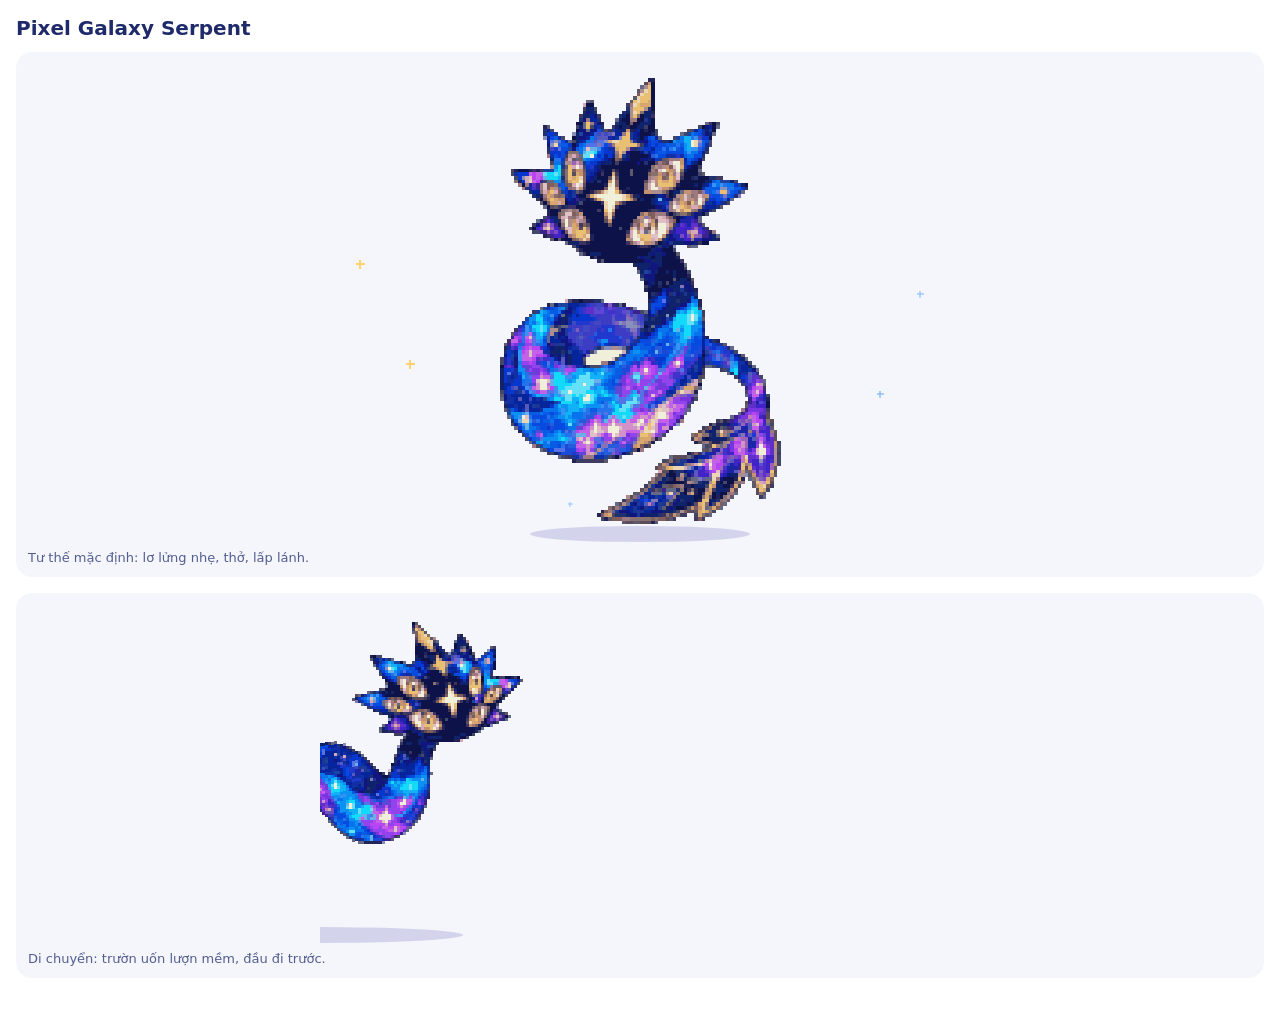
<file: Pixel Galaxy Serpent.html>
<!DOCTYPE html><html lang="vi"><head><meta charset="utf-8">
<meta name="viewport" content="width=device-width,initial-scale=1,viewport-fit=cover">
<title>Pixel Galaxy Serpent</title>
<style>
:root{box-sizing:border-box;--bg:#fff;--fg:#1f2a6b;padding-top:env(safe-area-inset-top,0px);padding-bottom:env(safe-area-inset-bottom,0px)}
@media (prefers-color-scheme:dark){:root:not([data-theme="light"]){--bg:#0e1230;--fg:#d6dcff}}
:root[data-theme="dark"]{--bg:#0e1230;--fg:#d6dcff}
html{scroll-padding-top:env(safe-area-inset-top,0px)}
body{margin:0;background:var(--bg);color:var(--fg);font-family:system-ui,sans-serif;padding:16px}
h1{font-size:20px;margin:0 0 12px}
.card{background:#f4f6fc;color:#1f2a6b;border-radius:16px;padding:12px;margin-bottom:16px;overflow-x:auto}
canvas{image-rendering:pixelated;display:block;max-width:100%;height:auto;margin:0 auto}
p{font-size:13px;opacity:.75;margin:6px 0 0}
</style></head><body>
<h1>Pixel Galaxy Serpent</h1>
<div class="card"><canvas id="a" width="640" height="480"></canvas><p>Tư thế mặc định: lơ lửng nhẹ, thở, lấp lánh.</p></div>
<div class="card"><canvas id="b" width="640" height="340"></canvas><p>Di chuyển: trườn uốn lượn mềm, đầu đi trước.</p></div>
<script>
const D={"pal":["#f0efda","#ebd5b2","#e0c0c7","#e9bf73","#d6a9b9","#d8a76f","#d391c9","#c5926f","#64e1f9","#67b1e9","#13dafb","#11b1f8","#ad8d8e","#8690bb","#3a91f4","#0a91f2","#c27bb3","#c362e7","#9e7982","#9d63b5","#8176b8","#86716f","#805ebd","#7f5e5c","#5471e6","#646985","#5759bc","#5e596a","#2573ea","#0773ed","#245cdc","#075ce3","#b845f1","#9343eb","#794bc2","#7934e0","#5f47d5","#5c4b5a","#5c30c9","#4049c2","#3d3cc4","#444868","#3e3c60","#4132c9","#3c3362","#4223c8","#3b228e","#1c49d9","#064adf","#2038cd","#0737cf","#1c449e","#1b3a99","#1c3691","#1230a6","#21306f","#1c25a6","#06259d","#222457","#0f226c","#11157f","#0d1249"],"spr":[[".........................................WW...................................","........................................B7Z...................................",".......................................pc3Z...................................","......................................rc13Z...................................","......................................n133Z...................................",".....................................r1333Z...................................","........................pr..........r31335Z...................................",".......................4ZZ.........Gi13555Z...................................",".......................GXXF........Tc333cTZ...................................",".......................WYXT.......TXc13lXXW...................................","......................GXXVYG.....TXZc3lZXXI...................................","......................TYiVVT....pXZZiiZZRXZ...................................",".....................ZZp3iRYW...TXXZnZZXXXZ..............pIZF.................","............Wr.......FXp3FVST..IXZXWZZXXGZZ............FZYVZp.................","............TVF......ZYYpYYLPBIRVXX7WXVZWZZF........BFVMSXRZ..................","............TOOR....dXPYYVuDqDqkVVi3RVYZZZXF......pFPtvMSYXp..................","............dVMvSF..ZXYYVtuqqqUVSd33RVXZVMvVp...FPtbbseDOOZ...................",".............VodoMSpFXVStsqood511333iRXYYOMMSTTXfttbb01dvMF...................",".............Yd1uvvOZVvtoookoMDi333333iGVOMOMMvvvsvfb01ovSF...................",".............TDNoMMPYvte299eMOSS533cKTRPOOVMMsMsevMfbeeuMT....................",".............IOOOMSlllt988avMOOSi3cYZZZYPVOMvvMMMMMtettMVG....................",".............iSMOMGc4ip880tOMVOVl5RXZZZZZYusMMSSSNSvttMMT.....................","..............XssOn4rpnftvMMOVYZnBXYZZZYYXYOQrniii7VvMOYF.....................","..............FttPccj6iRMOOVYXXZGZZZZZYZTZZBinr4007SMVXZ......................","..............cfaRr3404FONVXZZZZZZZZZZZZZZlcic7n205SYZZG......................","...FWZZZWIWGPPPbaFl3n77rSSVYWZZBWZZZrZZZZWin2057c0lXZZZp......................","...FSOOOhwhh8aa8aFl3B57nSVYZIZZ5IZZZrZZZZnll7in5i2BZZZZFr.....................","....FOd42whw9aaabTl3531nVYXZZZB1BZZZZZZZZic75nl372IZZWTZZZTTGG................","....lXO41hwKFppffPn5330nYXZTZZ70nZZZZZZZBc2735537iZZZZZZZXXvtPPPXF............",".....iZiUCKi2nnlLvrn402BZZZZZW10nZZZZZZZl40c33337WZZZZXZXVMetesttOPXZ.........","......iTUHKi2n7cpvOli27GZZZZZn007ZZWZZZZl400477lIZZZZZZZSvvvvddssvvOT.........","........TVVl4734nPOVRrGZZWBn71003nWZZZZZ77ccclBZXXp77iinkuvto33ovMRp..........",".........TXWi57lnlSVQYZZB51000000015nWXZZZZXVYIZWc72cli2c7LMMukvMTk...........","..........IZn73577YVYKXWZWn5100000137BZXZZXV9VYXil72c7i04rOOMMuVp.............","...........rZn5547ZYYXFZZZZZI1007nIZZZZZZZXVSSOl2c57n3c0cSSVOSTF..............","............pZBrGWTIIZZZZZZZZ101IZZZZZZZZZZYYVDi02357447RVVVTr................",".............WZZWlicliWZZZZGZ305ZZZZZZZZZWGGTYRic1733ilTYYTF..................",".............WZZnl22nl7ZZZZZZ71nZZZZZZZl7nniiiGZGrllBTYXZF....................","............FKXXn42ilc4nZZZZZn1IZZZZZZc7kinc24inWZYVUUYp......................","..........pWKCUXWc0c74ciWZZZZB7ZZZZZZnlc047B224inZUUUJKp......................",".........GYKj4yKZl0c57GnBZZZZZBZZZZZGin52l5n0027GUCJUCCKr.....................","........GZJC41jJKB2255B3iZZZZZZZZFZZ72l4nB1i004lUJJJJCjHUI....................",".........FFKKjCyJYn253337ZZZZZZZZZZI4072pc04007KUJJJc44CJKWi..................","............WIKJJKZi73351WZZZZZZZZZn4013332207TYUUyJy5jmKKYXp.................","..............rZrZZZnl717WZZZZZZZZZ7c00533427TVYYUUJJiUUYYYXW.................","..................pWXXIIWZZZZZZZZZZInc4177cBZXYRXXXYYYXIZZ....................","....................FXZZZZZZZZZZZZZZZZWIIWZXTYXZd...rpp.......................",".....................rWZZZZZZZZZZZZZZZZZZZXYYZZZF.............................","......................pIZXXXZZZZZZZZZZZZZXYXXYZZZr............................",".........................ZIZZZZZZZZZZZXYXXZXXZZZZW............................","...........................WrZZZZZZZZZZZYYXXXZZZZZI...........................",".....................................WXXXXYYXZZZZZZp..........................","......................................WXXYYYZZZZZZZG..........................","......................................pXPRYXZZXZXZZZF.........................",".......................................TYYYZZZZZXZZZW.........................",".......................................pXYYZZZZZrZXXZr........................","........................................ZYXZTZFZXXXYXI........................","........................................GXZZWZZXXXkYYW........................","........................................WZZZZVYYXXRXYXW.......................",".........................................ZTWYOYTRYXRXVT.......................",".........................................ZXVMMVXXXXXXvX.......................","..................4FWWZWWWTTp............WVOMoVXXTXXYttW......................",".............WpXPPPVVVSSNEEDEKmKTpW......TMMMOYXXXYYtbfW......................","...........pPOMvsfPYVONHCCADAHACEEEKId...TMOOYXXYVOvfaaF......................",".........GPbftvvtVYYSONHCCAAAEHHEEAqEKKFpYMQYXXXXfbfa8abG.....................","........FfabtteMVpXVOVOOOEEHEEEAEHEmDqDETYVTXXdXQaaa808bG.....................",".......PffaatvtSYXXSOOOOOONEEEEqEEEkmqDERXTXXYPSbaaa808fr.....................","......RvftbaftMYYXYSDNNNNEDDEEEqmdkddkqDXXXXXYOtaaaa88btT.....................",".....RNetaa8afpTFppEEEEDDEEENNNNEDqdddkqZXpVVvvfaabaafffR.....................","....IHLesba8asccFYQNDmEDDEENENsNEEEDkkDTXTXOtttva9faafftV.....................","...rCAsehsbafqcRYYQEEEDEEEuNNNNNEEEEDmDVYYOMftvttfbaafttR.....................","...Kwxsh2obbvpVRYVYEEDqDELNNNNNNNuEENqTVVOMvfvMvttba9tMvVW....................","..IhhzswhoefMpVVVYYUEDDEEENuffNNNNEqNRSMMMutvMMvsfbbtvMMVMVTW.................",".rKxzuuxxossvYKRRRYYUEDEEEENtOSSSNEDSSvvMMtMOM9uvefeuMMMVMuOSRr...............",".WSCJsxwhwwHOVYXXXYVSSEEEEPTpddccdpTVttvvvMuuMMMseszuMMLVENOLMNTp.............",".TOSVewh2hhhSSXXXTXPVVSEUFd00000004PtffttMM9uLLvesoAvMLLYPDusLNNSF............",".YOPVehh2hwwxJYXYRYXVVVYk00000000pStttttMuMLMMMfsoxuuoLOZSNDoqENuVXr..........","FUNQYehhhwCAHHLVYqYXVVVr00000002FvvttvtLAJHOOOtszhwLLLHVXNNuouqDsOVXp.........","FUNUXsxxwxHLMoLANqYXVVVF0000iiTVtesvMHNAwxJNOMsx60hNNHSVYRQOONEmefSSYF........","ZJCJYfAAzxxALsvzxoAyCUSXTFFFusMMtvuLAwHwhwwxNtAwh6zNHUPVWppFRPEDebSVVXp.......","XOONSffAxzzxzLtsoowwxebfftffbestvvLLxwxh0hwxoowxxAoHSVQVG....GFPbaSVVSYp......","XOoSSvfsAAzhxzeaaehobbbb8bfb8fftvvLAx99h6hwx9wwzHHAEVVVYG......pTaVSSqEK......","XOSVSObsoxx6hhoaaaeefb888bbbbftvvLzxo88owwxexxxAHHNVDVVFB........GVONqCCF.....","XOSSOOtssx20029aaabfb8888899ftvMsAzwxo9xxxoAzxxxANVVPk4r..........rUNACxyp....","XVVOOOssuA600h9aaaaa888088eetvvMLHzxxxhxxoxxzAxxNPVQc44Z...........FHHz26r....","XVODqSOeoh6006weaa8888888efbbtvvAAxhxzxx9hwAzzzNSDk555lp............KCwhhI....","FSOOSQqOeoxhhooe98808888aabbabttAAxxobzoAxxxhzSVSc144cW.............Fxh2wK....","rYSVVVVVOtbeeesbe988a8a808afbabfezxoba9ozx2wzDSPcjmmAyp.............pChhHUF...","pYSSVqVVDVSVPtfaab88bba008bttttfeooee8eoxwxHLLkgxxzzzKF..............KxHJUW...",".RSSVVSVSVVVVVVPvaaabfa88aftvsfafoo8889oxALONd2hxxxxCF..............BKCUAHZ...",".WVVSVVqVQRVVVOtbffbbbabffffesebaf889ooxoLoD426h6hhxF...............rCCJJJZ...",".rPvOVSqVVVSttttfefbbbfesvvssssfa88aexxzxAk41226hhxyp..............iKzzzzCG...","..Pfffe9vvvtvvMvtebbtttssuuososaaaaaaehhw6h1006hzxxp..............pKzxwxCCB...","..pvfe02sMMMMsvtffbftttsuuxwus9h9a8a9hh66h41002hxzK.............pKCzzghwJKB...","...Tv911eusMvvtMMtfbfsuuAw6ho9h2h9b6hh20h412hhhxxKi.........GrWIKJmyjmhwwJlB..","...FVve9tMMMMLuMMMt8tsoAxh06hh60666662026316xxhxCd........WrWWXYUUEjHq62xJpF..","....pOt9ttvMMOLMMMvttAAwh60266000266662h1326x66K........GBnXWrFIKkkUUqhhCCJr..",".....WvttvAuvvMtfvouowhhh2022600066hhhh41106xxK........BlTYXl1iliDUUUiCjJJJir.","......GMsuxhvttfbfsso999h226hxh0266zxxj3356xyF.......ln7llTXr5ipUUqkJqNjxAJjB.",".......FOvuoffffbabes62h2hooAxx6moAxzAc555iWr........G7iXZXXXXXFpghjjUqyhxJCB.","........pPfbtevvvtessxh206xoojgDLxhAAk557lW...........WBliBWWFiczww6jUUz6zCC7G",".........iFPttvvMsLuuhhh6hoLkkuuuAALE75nGB..............pFB3ipiHzhh6jUUx0hzC7F","...........pFOMoooLLLxwx6xqcouooAuuLPBZi................rBpKUmHJzw6hyJz200xCcF",".............GFXSLLLNEAA64cuLuumAEYTr...............WGnIqSUUmyHJJwhhxzx200xCcG","................pFGIRSDiiiSSSPFIZp.............pBBBBpFYVVUEjhhzymyzg1CCz2mJJcF","....................WGGGGGGGGr...............FBlIFRRYYVpqg2hhwCmqJJg3CJJdCJHcF","............................................r7iTTRRpic416w0hwwyEUJU3icJJAHJj7F","...........................................Bnl531114dqVDJx2hwjHUUUK3B5CJCHJjr.","............................................4BBZWTTYVVqJJCxw2yJUUqm7pnjJmCJ3B.","...........................................iBnXZZTcFYKqJJJm11JUYXXccdr7CyCy5r.","..........................................iBrXTWZniXFppkqpp1iYZZZW3W.plcmy5n..",".........................................rlrYXZZZZZWcipTXXc3WZFZZlli..r3463B..","........................................GlRYXrrBnliWWZXXXF37XXZZI5F...r731nG..",".......................................BlRIrFKpppTlZIlWZZi5GXXXW7B.....B35F...",".....................................rriVVpppPc1qlXZi5WZI57ZXZZlip.....Blr....","...................................cBlqSPVVQSVqqiXXXXXZZl5rZWZlcr.......Gp....","..................................GnpRSOLOkkVSQpTYTXXXZW33XXTlir..............","................................pBcpVYQSqgqVQRlGYXXXZXB53lYF7np...............","..............................lBipRVVRVYRSSYPrXYXZZWr7n73pl5np................","............................WnipRYYYVRQRVVYYYXXXTFcnBBr535lF..................","...........................Wn75FTTTXYYQYXXXXTIlB7lGG..F5lrp...................","............................FWrnnniillllllnlnnBrG.....GnG.....................","..................................rBBrrBBBWr.................................."],["..................................pG........................................................................................................",".................................pnB........................................................................................................","................................rl3B........................................................................................................","...............................li35r........................................................................................................","...................pr.........pc15lp........................................................................................................","...................ZZ........l7135lp........................................................................................................","..................FXZB......pr1337Bp........................................................................................................",".................pXVYG.....pZl13lZZp........................................................................................................",".................IXpYZd...pXZ75IZZZp........................................................................................................",".........GG......Xp3pYG..dXXZiWZXZZp........................................................................................................",".........TOT....GYYpYVRdpXYXIZZXFZZG.............GG.........................................................................................",".........TOOS...ZVYRSsqWWYXrnXYXZZZZ.........dTWXYW.........................................................................................",".........TMduSppXYVuodkPVVn3nXXZZYVT......GFPOMVSXF.........................................................................................",".........Fq19sOWYOe9ookicc337XZXVOOSF..pPubb8uMMVW..........................................................................................","..........SotMSIvb809eOPp31337rXVMVSOOMvebba14oMVd..........................................................................................","..........SMMSBnBba0evSVQ335GWTROVYMMvssvtb81ovOp...........................................................................................","..........PsvXlllRb9MOSVT3iXZZXYYVoMMMvMMvfbevMW............................................................................................","..........TftFliiFOOOVYZW7XZZZZXYYPSTBrnBBMvMOXp............................................................................................",".......FIFRafG524iVVYZZZZWZZZZZXXXIlnB424nOOVZW.............................................................................................",".ZSSDyyoaaaaPB3B7lYYZTZZZZZZWZZZZG7c47l00lVXZZp.............................................................................................",".FOo1hwwbaabPB3l5lXXZWZGnZZZlZZZZln4c7n01GXZZGd.............................................................................................","..RS16wKKBptOB331iZZZZZ57ZZZZZZZn4i5G3727ZZTZZZZZFWWWWG.....................................................................................","...TmNU74nipOK710nZZZZB03ZZZZZZZ70c37334IZZZZTZZXOtsvvSGZZ..................................................................................","....GVYlc51nPSlc5GZZZZ503ZZWZZZGc00535lGZZZZZZXVMvfdosvMSG..................................................................................",".....IZFi3n7rVUKIZBl53001nIZZZZnic57GGZZZFnllnrsvs934svVr...................................................................................","......rZF3537YK6KZWl10000013BWZZZZZXXXZWc7c7i247DvMouMRp....................................................................................",".......rZIi5lZYqKZZZWn00157BGWZZZZZqVVFcn3l5702nOMMMRF......................................................................................","........rZZWBilIXZZZZB00nZZZZZZZZZZYYG7073B350lSSOSGi.......................................................................................","........4ZZni2liBZZZZG03WZZZZZZZZBBWZBi47537ilRVVTp.........................................................................................",".......pIKZB40n2iZZIZW1nZZZZZZBilnl4lBZInBnGIYYTF...........................................................................................","......IKmCYW40icnBZZZZ5WZZZZZni247i24clWXYYYYWr.............................................................................................",".....ZKy4gyXB2777nZZZZIZZWZZn7l4i5l002nYUqJJCT..............................................................................................",".....GWKmyyKZc7337IZZZZZZZZWc275W3700cIUJJJJjJKp............................................................................................","........IIKKYZl771IZZZZZZZZn2053l0402rKJJJj44CJKF...........................................................................................","..........GIIWZIBBZZZZZZZZZl20433724BYEJmJJ4jyJKKW..........................................................................................","..............IZZZZZZZZZZZZWn7477nnTYVDJJJJyJKYZZW..........................................................................................","...............WZZZZZZZZZZZZZZZXZZZRYZZWIWWWZW..............................................................................................","................pIZXXZZZZZZZZZZZXXXXZZZW....................................................................................................","...................WWZZZZZXXZXXXXXXZZZZZ....................................................................................................","......................FZZZZWZZZXYYYZZZZZW...................................................................................................","............................GXVYYYXZZZZZG...................................................................................................",".............................WVQYYZZZZTZZF..................................................................................................",".............................pYPVZZZZZZZZW...................GFFFFFZZ.......................................................................","..............................XYZZWZZZTXZW...............iTRROOOMMMMOTFFd...................................................................","..............................XXIZZZXXXXZZ............prXVOMMOMMMMMMMuLuRRF.................................................................","..............................XZXTZZXXXXXW...........XQSOOOMMMOMMAMMMMvuoxxqF...............................................................",".............................GXXXVYXXpFYXW.........IVOOOOOMOdOOML2ALMv9sohwetTd.............................................................",".............................WYSMMVXXXXXWp.......FTVOOqDOOOONOOMo6ANMMuowhw9absF............................................................","............................GSMMuOYYVYYXI.......rVOOOOddOOOSSVOOMOOOHzx999eaaaabp...........................................................","............................RMoMOYXYVRYYI......FSMOOEONNONDpODOOuOOHxwhhxeaa0aaabF..........................................................","...........................GMtMMVXYYYRVXp.....WOMMoOOSSEqNOSOOOOoOOxhhwxoba0008aafr.........................................................","...........................QtvuLVYYYYYVT.....IVOOOOONEELLOOONNOODOzxhhweaaaa0aaafoDr........................................................","..........................FvtvMOVYVqPVYZ....GYVPVVUNLLMMMOSNNqNONzxoooeaaaaa8aabeAAKr.......................................................",".........................rPttvttOVVVVVYF...FYVVVSUELLtMMMMONOOOOo9esuoooobaaabsoeozzK.......................................................",".........................GvtvffbfVVVOOV...GYVPEEHHNLLvtvOLNNMtfeoxzzxhxzzzzoeezzooxzAF......................................................","........................pVtetbaaaOOMvMV..ITppiqEEENNNtavODufbbbAxhxxhhxzzzzCNssoAzxoAKp.....................................................","........................FMttbba8afbbttVpTYKpYREEEONNNffMSubabbozw6wwwxxzzJOOOOOveoooHHG.....................................................",".......................rRvvffa88afa8aaPXYYYYYYEEENNNNLMPbaaabewww2hwxxzNOOOOOOOMMsAAzHUr....................................................",".......................FSMvbsaaabfaaffPXYXXXYYVUEENENSVba8aabxhh2006hzHENNkOOLoMMMuAzAHI....................................................",".......................IHoseofbabfffvvtZYTTFYYYVUUNNURfba08a9hwh626wCHHCHk0oOMMMMMMuAHHKp...................................................",".......................YHutoxob9bfvvoMOYYYYXXXYpVVVVPbbba8aa9xxxxhhAHHHmOOuMMMoDOOOvuEAHr...................................................","......................dKxNto6ofbbfvMOOOOYYYXFXXYYVYvfbbbbaaexxzxxhhJJJHNOOOMMMLOuLMMsuHHY...................................................","......................GChxoohoefbtvOOOLOSYYXqXXXVVvffbe9fbbxzzx6xwzJJXWZZZZTSOOOMMMMMfLHU...................................................","......................GHzzeow6hosAHNNOOOPsVVVYKCHtfbfffeffozzhxgxxJIG.......ZrXOMMoLuttOOW..................................................","......................GHzzeoh2026hzAoANOLsMMCxxxstf8bf9ffbzAjjzxzKr............pSMMMvvsMOW..................................................","......................FHHzoh6002hxAooAAHoLhzxxxotfba9effboAAkHzCF...............FTOMsOovMR..................................................","......................FNNHohh60hhzzAoAAHzAoxooootfaa9bfboxHkpJJk..................QONONONNr.................................................","......................GODNHowhhhhhxzhxzxxooeabsuvf89bfbswxkqDKp...................pYOLNNEEK.................................................","......................ISSOOtxwxwxxxx6hwwxxweaaabfb88bbtLAHkgjr.....................pVNEHDHCIF...............................................","......................IONAOOszxhxxxh00hwhhxbaaab2bfbffvOONgcF.......................FNECkACCKKKInlllFp......................................","......................dVOoOSto9od62000026xoebeebeeftvMOOOqgr.........................YEHHoCCzzzCym4c4ll.....................................",".......................XONqSLeouAzh000022hhxooohxetvMOOLMkBp.........................IEEHHCCzhzyUHHHyc5BB...................................",".......................rSONOOvoAzxhh00hhhwxxxxxobftvMMMDMFp..........................rUHEHHjjxxCVJHJJyCc5B..................................",".......................BVOOOOOuozhhh2hwhhxxxxoefvttvvvvMSr............................THqHHjggxzUUHm22CJm5Bl................................","........................FOOOOSSL9xxw6wxxhhxobtMtvvMMvebMG.............................FHHHHjwg6jCUJC204JJy5Bp...............................",".........................TOOOPqOOsse9oo9oefOVStvtets08fF..............................pEDSUkjhgxjyJJJkJJJAA5n...............................",".........................pVODqdqOOSSNLLLSOOOOvMvseff9fT...............................rnNSUmjzhyHmyJJJJJJHJm3B..............................","..........................FVud0dDAENNNENOOOMtvMMvtttvF................................rnSSUqjCxgCUUqcijqqymm75r.............................","...........................rQLoNNDNNqNAEOOvttesvMvvPF.................................FnSSUKjC6jyUUCHc35775557lF............................","............................pXLODNNNNNqmotvvvvsMMOTr..................................pFSkVV4CJJyUJCCzg5GrpIGWW.............................","..............................FRSLLAood0oveevvvOPr....................................BPVVSS1CJJJpCwwwxj5n4.................................","...............................ppWREELD0dvvvVXXp......................................BRVpUScgCAJqx222wzj3l.................................","...................................pIIIFFTTWi.........................................BRp3cScgJyJJgwwwxzCm1ni...............................","......................................................................................BRVcRVi7JJCJyjCCCmJJm5nl..............................","......................................................................................BpVQVVi5JCCJJ4jCHHJUUp3n..............................","......................................................................................riVVYY55jJJJJcygmyJYYYl3n.............................","......................................................................................GnrVYT7BcJyJJmmymqpipYYi5B............................",".......................................................................................B7YViBB4CJJUYiJmpYVppTX7nr...........................",".......................................................................................rniRcBp7iYYXZiUUkpVSVrTT7Bc..........................","........................................................................................G77iZ.B5ZWcZFpVSjKSVYXXW7G..........................",".........................................................................................B5B..B7rTiXXiVVVKVUVVVYlBr.........................","..........................................................................................BB...B5XXXXlYRVSVmmYSYXiBr........................","...............................................................................................BllXXZGTXYYSUjqSYXT7B........................","................................................................................................G5rXXG5FXYYOSYVPXXp7F.......................",".................................................................................................G7IZFi7rXYYRYRRZXY7nr......................","..................................................................................................B7FBBrl7TXXXTXWXXT5n......................","...................................................................................................B77B2pBilWXYXTFYYp5B.....................","....................................................................................................GnB...rBilGXXXYYY77F....................",".....................................................................................................pW.....FGliFTYYYT5B....................","..............................................................................................................WGliilFXF5F...................","................................................................................................................GpBBi775lp..................","....................................................................................................................GBFn7B..................",".......................................................................................................................FWW.................."],["...................................rZ.......................................................................................................","..................................BiW.......................................................................................................",".................................r73F.......................................................................................................","................................r33np.......................................................................................................","....................WG.........l135n........................................................................................................","...................GXW.......cr3335B........................................................................................................","..................cXYXp.....pF11357G........................................................................................................","..................WXXXZ.....TW135lZW........................................................................................................",".........Gr......FZpFXZ....TYF35GZZZ........................................................................................................",".........XVd.....ZTciVXp..TXZniWZZZZ........................................................................................................",".........XMOF...rZYRXYRTdIXZWZZZWZZZ........................................................................................................",".........ZMsOP..WPYYVDqDTRXZ7WXXIZZW...........FFZW.........................................................................................",".........PM4dOQkXYYPdomDYVTc3WXZZZXX.......pTPVPVXr.........................................................................................",".........Zu4dsMYYvb96ookic333GZZYVOOF..pZPPfbtMRYW..........................................................................................",".........ZOvsvORSfb809OSPc3335rXYOOOSTTvffbb9etMVp..........................................................................................",".........ZSvvMFBnsb88LVVVp337rrGVMYVMMttsta80dvMF...........................................................................................","..........RssOl4nrb8tSVVSp3pZZZYOVVMMvMovtf99tMR............................................................................................","..........ItfT4iinOvvMMXZBnZZZZZYVuMMSSSOvesvMVF............................................................................................",".ZGWZZFGZFTffZ1407VMOXZZZWZZZZZXFYVQlniiinvvOVW.............................................................................................","rVOMuwhhaaa8fZ3B55YSYZZZZZZZZZZZZZBilli02nMSYZ..............................................................................................",".FOo2hhhbb88fW3l35XXXZIZBWZZGlZZZBl407n02nXZZr..............................................................................................","..TQ16wrrrkfvG3333ZZZZZW3WZZZZZZWcn7r5707ZZZZd..............................................................................................","...YqAK71niFOI7105ZZZZXl1BZZZZZZn2l5G372nZZZZZrF............................................................................................","....IURi2717TTi11nZZZZI10BZZZZZZ7043337cZZZWZXZXPTFp........................................................................................",".....FZB15B5nKHqlWZInn500nWZZZZGl0075nBZZZZZZZYMetevRXpB....................................................................................","......GZn7737XJ6YZG71000003lIZZWGBBBFWZZBnBnBQvvt92etvOXr...................................................................................",".......WZB755ZKAPZWZIl000015nWZZZZYRVVTi74ni4ipMtd4svOTk....................................................................................","........FZZZIBrWZZZZZZ303BWZZZZZZZQDVK377p5i0cpMMMoORp......................................................................................","........kZZnc4liBZZZZZ30nZZZZZZZZZXVR7073B3c2lOOOORG........................................................................................",".......pTKZBc0n4cWZZZZ71IZZZZZZBlnnIIi4453lirVVVTW..........................................................................................",".....rITjCYIc0n5lnZZZZl7ZZZZZIc7nF45lIIGWGGXXXXI............................................................................................","....pZKm2gCXn277niWZZZGIZZZZI7707l202iIYYYUZW...............................................................................................",".....pTKjCyKZc7357GZZZZZZFZWc73l77402iYUUJzTd...............................................................................................","........FWKKZI7551BZZZZZZZZn273r55007WYUJCjCY...............................................................................................","..........dZWZWni7IZZZZZZZW702333405IYUCCg4jJKp.............................................................................................",".............pZXZZZZZZZZZZWn403774iIYYUJJyjCJUXr............................................................................................","..............pWZZZZZZZZZZZZWBnnBIXYXZZYKKKWTWWp............................................................................................","................FZZXXZZZZZZZZZZZZXVZZZWdGGG.................................................................................................","..................FZZXXZZZZXXXXYZXZZZZZF....................................................................................................","....................4WWZZZZZZZZZXXXZZZZZp.....................ppGXXXTXXXp...................................................................","............................GXYYYYXZZXXZI..................dWRVVVMMMMvMMOSVpG...............................................................",".............................TRRYYZZZZZZZd...............pIYVSSSOOoMMsMMMssLNF..............................................................",".............................FZXYXZZZZZZZW..............GXVVVSVVVVoOMMuuMMAuvfPp............................................................","..............................ZYXTZZZIZXXT............pXVVVSVP4VVVVOLvMMOOuLsaatW...........................................................","..............................WYXFTZZZXqVYr..........pYOOSS4DVSVVQRVOOMMvtfeeaaabF..........................................................","..............................pXXYVYZYPDVVW.........GVOOOOSDSVYVVPRVSOOLoobaaaaaabp.........................................................","...............................XTYOVXYYYPYT........IVVOooOVSqDVVVSSSSoNxxxoaaa88aafr........................................................","...............................XYVMOVVYVVYXZ......GYVSO9oOSNNVVVVPDSOLzxzfaa80008abPl......................rWIIIIIIGd.......................","...............................VvOOMVVVVVVVT.....FYVQQQDNNMOVVSSVVVVNAxoeaaaaa88aa9oF.................WFYVUJCCzzzjjgBnnBFG..................","...............................StMOMSVVSPDOX2...WYVQRqUUNNMOVPPSSSttsoosseaaaa8aaawwAI..............pTSNNNEHCCCzgCCCCCCyillrr...............","..............................pVttMMVVVVVSOOG.GZYYVVVVUUqOMOYYOtfttuzzzzCAzeabbebaowxK.............FYONNNNNEHCCCCCzCJJJCxzjclGp.............","...............................SffttMMOVVOOOXZZYYYTVVSSSSNOVVvbbtfszzzxhzxhzAeehwbewhCr...........ILMLkdNNNEHHyjgmyCJCmh0hCJyclBr...........","...............................Pf9fffbaMMtvtvXXYYRkXYSNNNSSVfb8bfeAzwwwhxxwxxzohwx9wwxG..........FOvMNPNNSYREHJHjggjCJm602AJCCyc7Bp.........","...............................PfffaaaabfbfafVYYXXXXYRSSSVVfba08bAxw62wwxzxzAHJAxwbxxwK.........rSvsMMONTW..pKJJHmyyyyCCyCCCCCCCi3nI........","...............................Stffaa8aabfbftvXYYXXXYRVSSVtbb80aezx600hwzxhHUNUNoxoxxxCi........WMv8tMOR.....pYJDHmJjCyzCCCCyCic5lr.........","...............................Qvtfaa8aaafffOOOYYXXTYVVXVMfbbaaaxxhw62xzzHJNHNSONAxzzAzp.......rQLvfOOOF......IJqNEyzmCzwjgg337nBr..........","...............................TOvtbbbbbfftvODOOVYXXXYYUvffffbbbxzzxwhzzzNDEE6ESVuzAzAzK.......IEHLsLLR........IKUUiCAzhhhg37Icd............","...............................WONufssbfsstMOSOOoVVPNCzsfffeeffszzxzzzzzHNNEq2kSSVsAAuAR......rSNAENNNT........rKSNEmzw02hzy57r.............","...............................WUHNtexe9AALssvMSVSOAxzAtfbfftteAJx6zzCKWWRNNNESSVVvHLeMLG.....kSNNNNNNI........WFDEUcxh06wCJCc5r............","................................KHzLohh0hwxxzAuLLuAxxztfaabffbuJJzCCJF....pVVSSSSSOuLftvF.....ZNNNEDHRd........WnVSSkgwwwxJJCxg5B...........","................................KCxNswh00hxxAAAHxAzoouff809fftHHCyzJr......TSSPVSOMftfbbP....pTNENDAAY.........WlVpVP1wwJyCzh6wg5G..........","................................pUNONsxw6wxxzhzAzw9aabff808ffMNy4gCT........VOOSqOOffb88tr...WUNqNqAAT.........WiR5pV1zHJJgh06wxc7l.........",".................................TNyUusxwxxxx6xxxh8aaa8bbbfffvOyqyK.........TOOO2dMvb800aRFFXSNNNNmAzK.........WiYFYY5CJCJmhwwzCC5lp........",".................................FUHNOvezxxxw06whh9aaa8bbffvMMMEEK..........WOMM2oMMba88bvVSOODNSEgzzr.........G7XYXX7iJJJq2hxzCUp3l........","..................................IULNNLeeoh0002h9oe99aaabtMMMuNT...........lOMMvvvMfbaaffSOSDNSPmgxyF..........BrYXT7cUEUK4gjmCUVcir.......","..................................rRNLNJCzxh0000h99e9h9affvsvvsRp............VMMMvuMvbbbbtvOOOOEmAgxKr..........G7XXpB5UUUUjzCqdpYX5B.......","...................................pRAkHJzxxh02hhwxxxxefttMMvtOr.............FMvMoMMMtfbttttvMMDAk4xI............BrX7Z5KVYYczmUUrGZllp......","....................................rJHzxwwxx6wwwwwxxovfttMtttF..............rVMv2MMMMvfftttMMNqmg4mI............F7rncnpYkXpyCqVYFcT5W......",".....................................pywwh2wwhhxwwxzLMftffttvF................Tv902vvMMMtstvLDqkqDgF..............B7W2WcYTZpyUkRVYYYlnc.....","......................................pCwh2hhwxxxxzOMttt88fvF.................GMv9vvsMMMMuuqkdkDEEjp..............dGi.rcXXFFKKFYSSPVX5W.....",".......................................dKxwxxxxwzHOMvvMvffPr...................XMvMMMMMoMMONqmqEqET...................GirXXrIYYUUNSRXlB.....",".........................................FIzxxAHNO9stsMMPTp....................FVMMLMMM9vMMONEEEERp....................liXXFFYVUKyUPYWir....","...........................................rKKULLL9tvSSTp.......................FVMMMMs29MvMNNSEXp.....................B7TZF7YPSPKKSVTiF....","..............................................dWWWWWWpp..........................pSMMMMvMMLNNNSTp.......................B7ZlnlVVVVKSVYpG....","..................................................................................pROMMMMONNNUFp........................lnllW7rVVSYVVYFBr...","....................................................................................FIOOOOSRWp...........................G7Bdr5FVYVSqXX7F...","......................................................................................GWWIWd..............................GG.ln7TYVYXZYiG...","...........................................................................................................................Z..pn7RYZZXYFn...","...............................................................................................................................FncTZXcYR7G..","................................................................................................................................rl7TYFYYiW..",".................................................................................................................................rn7FYYXri..","..................................................................................................................................Fn7rXXFir.","...................................................................................................................................pB7lXYlr.","....................................................................................................................................rB5cTiB.","......................................................................................................................................G757G.",".......................................................................................................................................rl5l.","........................................................................................................................................iGlG","..........................................................................................................................................GF","............................................................................................................................................","............................................................................................................................................","............................................................................................................................................","............................................................................................................................................","............................................................................................................................................","............................................................................................................................................","............................................................................................................................................","............................................................................................................................................","............................................................................................................................................","............................................................................................................................................","............................................................................................................................................","............................................................................................................................................","............................................................................................................................................","............................................................................................................................................","............................................................................................................................................"],["...................................rW.......................................................................................................","..................................BlZ.......................................................................................................",".................................B7iZ.......................................................................................................",".....................G..........r13B........................................................................................................","....................GZp........B113B........................................................................................................","....................XYW.......n3135G........................................................................................................","...................GYYX......T5137WZ........................................................................................................","..................IXTXXW....WX53nZZZ..........GWZ...........................................................................................","..........Z.......WXcYYT...TXX5FZZZZ........FRVYr...........................................................................................",".........GVI.....pXp5pYYp.FYXZWZXFZZ.....pTPvPXX............................................................................................",".........ZVST....GYVFYVqFFXYGGZXZXZW...dFPbftOVF............................................................................................",".........WVSST...ZVVVuokRRYT5GZXZYVVl.TRfb81ovV.............................................................................................",".........FVqqOTcrVVPookkPRF53nXZYVOOYSMetb219vF.............................................................................................",".........FQ54MMPZSu9dy9qc33333iXVMVSMMevvfftvT..............................................................................................","..........YDoMMVVfe88aeOVP333ilpOOOMMMSOOvtMSG..............................................................................................","..........XOOOTBBtb88eOSVV35FZZZYVeMSFlllVOVZp..............................................................................................","..........ZOLOGclBb89OSVYZ3rXZZZXYVFiB40cVVZW...............................................................................................","..........WMeOijj7PvMOVVZZlZZZZZTZBl77l04ZZZWIWZZZZWWWW.....................................................................................","..........GOtYl465IOOYZZXZZZZZZZZZnc2774cZZFZZZZvssvvvRp....................................................................................","..........pPbZl1c5BVVZWZZBZZZ7WZZnB7li5clZZZZZXOt94eMVd.....................................................................................","....rGGBpPPbaZ77n5lYYZWZZ5WZZZZZZ4c3773lWZZZZXOvsd1MQp......................................................................................","WWXTKyxybaa8aZ75737XZZWZB1BZZZZZW407337rZZBGliipMveSk.......................................................................................","rVMu4whwbbabfTn3317ZZZZZ50nZWZZZBc00llBZWccii2cpMMVp........................................................................................",".FVd12wyrBruvOl710iZZZZZ107ZZZZZB7ilnXZWn7d7c0iSOVp.........................................................................................","..FSkAEn1rlcTMQi47BZZGn50017nGZZZZZZqYXlc5r5c4RVXk..........................................................................................","...TRUVn0l12nYVXTWZB5100000003nWZZZXQQI40533lrXW............................................................................................","....FZXI4l5nlGYVUYZZZBl30015nWZZZXXXXXWlcnnBYXG.............................................................................................",".....pZXrn575nYYKKZZZZZB007ZZZZZZZZIBrWXZZYUUKIp............................................................................................","......pZZGnl3nXYXZZZZZZW31BZZZZZZllB44inWZUUJyCKK...........................................................................................","........WZWTXZWIWZZZZZZZ53ZZZZZZ7ciii22inYJJy4gCJTG.........................................................................................",".........IXXWGilGBWZZZFZl5ZZWZZBl227l20glJJJy4mCKYZ.........................................................................................","........FXXZBi2iiciWZZZZInZZZZZll5B7l207TJmJJyKTWF..........................................................................................",".......GYyKXGc0c52inZZZZZZZFZZB273B5501BYUUKWIF.............................................................................................","......WKm4gKWl0c5n7nWZZZZZZZZZl0c371c0iXYXWr................................................................................................","......WKK4yCKZ423757BZZZZZZZZZl007354iXYZG..................................................................................................","........FKCyKYB253357ZZZZZZZZWl4017nBXXZZZ..................................................................................................","..........FWKYZBcn71iZZZZZZZZZZWBBWZXYZZZZW.................................................................................................",".............FrZZBnBZZZZZZZZZZZZZZZXYZZZZZW.................................................................................................","...............pIZZXZZZZZZZZZZZZXXXZZXZZTZZF................................................................................................",".................FFZXZZZZZZZZZZYXXXXXZZZZZZF................................................................................................","...................dGGZZXZZZWWZZYYYXXZZZZZZI................................................................................................","......................rGGGGG..pZYYXXXZZZXXZZ................................................................................................","...............................FXPXXZZZZTTXW................................................................................................","...............................FXXXZZZZXXXXZ.................rGTTTTTWII2....................................................................","...............................FXXXFZZXTYYXW.............GpRVVMMMMMNNNHKKWpF................................................................","...............................WVZZZZYYRYYTp...........rTOMMMMMouMLkNNAxxxCCrr..............................................................","..............................pVOVOVYYYYYYI..........pZSOMe9MMMuMMOONzxx6hxxzEWp............................................................","..............................GOuMMVYYYPYYZ.........GVOMMM90sMMMOOOHzxh602hxxAHKrr..........................................................",".............................4XMMMOYYYYYYXG.......pWOOMMMMs9MMMOOOHzxxxw2hxxzAAADKG.........................................................",".............................GtvMMYVVVVYVZ.......dXSOOC6MMMMouOOOmCzxzxxxwxzzAjAAHPp........................................................",".............................RfeMOYYVqYRVZ......pXVOLOSNMMsuMMoOAzAzzzxooAAAAoAAAHDDF.......................................................","............................GfffttVVPXYRVW.....FXVSOOOONMMMMMMOHzzAAefffvOOOOLuuDAADNF......................................................","............................RfbfffMVYYYVVZ....rXYRSONNLLMMMMMONCzzeaaftOOOOOOOOOMsuDDNT.....................................................","............................Sb88bbaSVVSOOI...rXYYVEEqLOoMMvvMNAzoaaaafOOOOOuOOLOOOvuqDLF....................................................","...........................WvfbbaaaftfOMtP..IYVYFqEENND4ouvtOHzeaaaafOOOoONoOOuMOOOONDLSr...................................................","...........................ZMtfba80abfftfPZZVVFiRSUEEEm4kDtfOJfaa08bOOOOOODLOOMOdOOOuOOOVr..................................................","...........................TLvfbbaaafbbb9tZVVVpVVSUUNNEqDDvvVfa8aaatONHOOOOOOMMMMOOOOLLMOF..................................................","..........................FYCNtefbaaffbftvXXYYVYYYSUUNEEEEMSfaa8aaaLAxyOOSSTTTITROOOOLMoNUr.................................................","..........................FKCJtesoeffttvOOOZXXYpYYSNSSUNNNYfaa800aezzxHOVTG......FFVOOONEHTr................................................","..........................rKxzLfsoxfefOOuLOVXYYXXYYYSNNNUXs99aa8aaAAAxEUF..........kRSNNqHHKIFFFrrl.........................................","..........................rKxxCuoohostvOOOOOYXYYXRYXVVVYRfs99a8aabJAzzK..............FSNEHCCzxxxjjYIBrl.....................................","..........................rUNAzozzhxAouAOVpVVVVYRDVYYYYvf9se808aaoxxzK................FNEECyjwwwCUJJyilr....................................","..........................FYOONsAzx6hxzxzHUSVVuSSPYYKCuffefb88aa9wxxK..................FEEHC4ghwJUHy6AmiBi..................................","...........................ROSVOowh006xxzAAANUUSSCzxxzstb8aa8aa9hhhCr..................pKHJHmwh6gCJA6yJJcBi.................................","...........................ZSDVVszw20wxCAuooAAzzzxxxAsfba8aaaa8900jp....................KHUNDgwh6hmJJJJJJcli................................","...........................ZOONOOoxxwwzzAAoALAoAAoxxAtfba08ab96hhhr.....................pKUUUgw22wCyqCCCym5r................................","............................YOoOSuozzAxzxzhxAAo9babouffb8aab9hhhhF.......................KVVUphhw6HUEc35llnnG...............................","............................ZSSUSOsozoAzwx66xxxw9aaabbb00abbehhhyp.......................BVRVKgwzzjUUJm5rdc.................................","............................pVOAJOOsAAzzxh00hwhhea8aa88a8bbbxwxwI........................nYYVV4zUNHUJJJy5li.................................",".............................IONNNJOLeoxh000026xebbbba8bbbaeuuxI........................pnYiFV1CkNUqJCzzj3n.................................","..............................TNHHxJJHoh2000002hhoexo9ebftbvouKr........................pnYcpV1yUUUyyx6hzj5r................................","..............................rUHHAzJCAzxh006wwwxoxxeebbfftuuEr..........................nYRVY3mUqUC4whwzJi7B...............................","...............................FKJCyzhzzhh62wwhwxxxoeefvvtvvOp...........................nTVYr5cJJJC424xJYK5n...............................","................................FCzxzx4wxxh2wxwwxhoDOvvMs9oMF............................BiYXiW3CJJC4h6jqKUm3B..............................",".................................FCzzx16wwxhxohxoOOOvssvMvOF.............................WnTlGB3CJJC4hhKKpKJcl..............................","..................................pyzxh2xzxwxxCNOOOLteevMSr...............................Bclip5pYYY4wUmYYFYp5W.............................","....................................rCxxzxxAANNNOOssttvOTp................................Zcr..BiZpXiCUEKVYTX7i.............................",".....................................FKKCHHLNNoNOeetvRTr..................................pB...n7XpZlUUUKVYFYlni............................",".......................................pITTNNN6qMvPTTd.........................................W5TXZlYYURVVYYT5B............................","...........................................WWWWWWWp............................................pnnXXlTYRVVVRYYiB............................","................................................................................................B5TXicYVPYVRYYr7p...........................","................................................................................................dGlXlilVRRYRYXX5G...........................",".................................................................................................rllnG7rYYYXXXY7r...........................","..................................................................................................BlBcB7rYYYYYVplp..........................","...................................................................................................rZ..B7lYYRpYpnp..........................","........................................................................................................B5iYYYYXnp..........................",".........................................................................................................B7cTYXX3B..........................","..........................................................................................................Bl7FYYlB..........................","...........................................................................................................Bl5pYlB..........................","............................................................................................................pr5ilB..........................","..............................................................................................................r75ip.........................","...............................................................................................................rn5Z.........................","................................................................................................................rBZ.........................",".................................................................................................................pZ.........................","............................................................................................................................................","............................................................................................................................................","............................................................................................................................................","............................................................................................................................................","............................................................................................................................................","............................................................................................................................................","............................................................................................................................................","............................................................................................................................................","............................................................................................................................................"]]},P=D.pal,C='0123456789abcdefghijklmnopqrstuvwxyzABCDEFGHIJKLMNOPQRSTUVWXYZ';
function bake(rows){const w=rows[0].length,h=rows.length,c=document.createElement('canvas');c.width=w;c.height=h;
const x=c.getContext('2d');rows.forEach((r,y)=>{for(let i=0;i<r.length;i++){const ch=r[i];if(ch!=='.'){x.fillStyle=P[C.indexOf(ch)];x.fillRect(i,y,1,1)}}});return c}
const I=bake(D.spr[0]),S=D.spr.slice(1).map(bake);
const A=document.getElementById('a').getContext('2d'),W=document.getElementById('b').getContext('2d');
A.imageSmoothingEnabled=W.imageSmoothingEnabled=false;
function put(x,s,px,py,sc,sy){const w=s.width*sc,h=s.height*sc*(sy||1);x.drawImage(s,Math.round(px-w/2),Math.round(py-h),w,h)}
const ez=f=>f*f*(3-2*f),seq=[0,1,2,1];
const sp=[[110,90],[520,120],[90,300],[560,330],[300,40],[600,230],[40,200],[250,440]];
function star(x,px,py,s){x.fillRect(px-1,py-s,2,s*2+1);x.fillRect(px-s,py-1,s*2+1,2)}
function loop(t){
 A.clearRect(0,0,640,480);
 A.fillStyle='rgba(60,60,160,.18)';A.beginPath();A.ellipse(320,470,110,8,0,0,7);A.fill();
 put(A,I,320,460-Math.sin(t/550)*8,3.6,1+Math.sin(t/700)*.012);
 sp.forEach((p,i)=>{const k=(Math.sin(t/420+i*1.7)+1)/2;if(k>.35){A.fillStyle='rgba('+(i%2?'120,180,255':'255,210,110')+','+k+')';star(A,p[0],p[1],1+Math.round(k*3))}});
 W.clearRect(0,0,640,340);
 const sc=3,s=S[1],w=s.width,h=s.height,v=95,px=((t/1000*v)%900)-170,gy=326,kk=6.283/300,om=kk*v;
 W.fillStyle='rgba(60,60,160,.18)';W.beginPath();W.ellipse(px,gy+4,150,8,0,0,7);W.fill();
 W.save();W.translate(px,0);W.scale(-1,1);
 for(let i=0;i<w;i++){const u=i/w,amp=ez(Math.min(1,Math.max(0,(u-.2)/.8)))*20,
  dy=Math.round(Math.sin(kk*i*sc-om*t/1000)*amp+Math.sin(t/260)*1.5*(1-u));
  W.drawImage(s,i,0,1,h,i*sc-w*sc/2,gy-h*sc+dy,sc,h*sc)}
 W.restore();
 requestAnimationFrame(loop)}
requestAnimationFrame(loop);
</script></body></html>
</file>
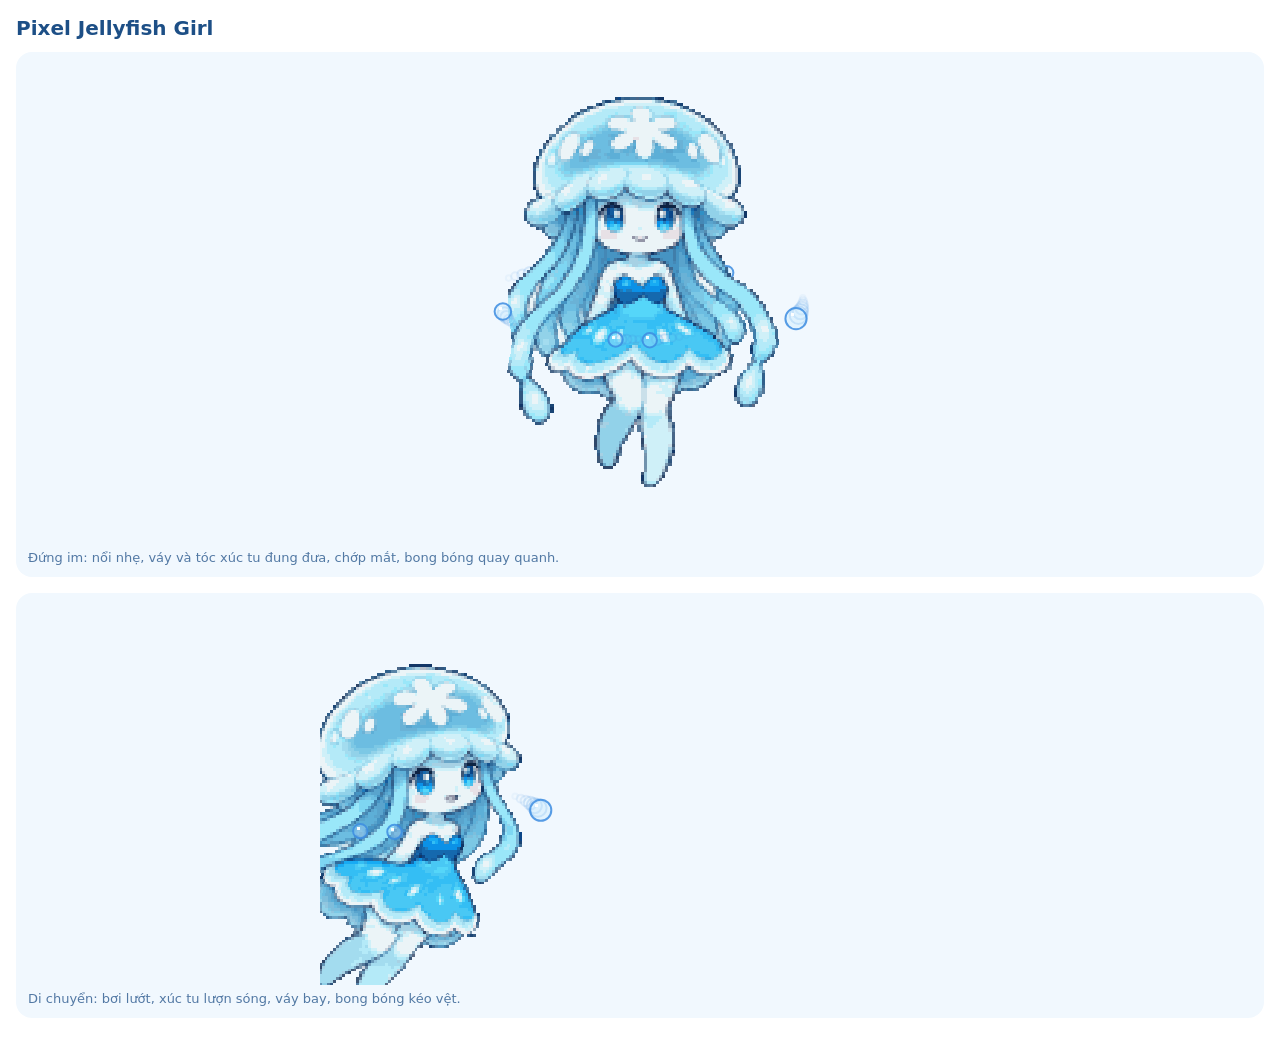
<file: Pixel Jellyfish Girl.html>
<!DOCTYPE html><html lang="vi"><head><meta charset="utf-8">
<meta name="viewport" content="width=device-width,initial-scale=1,viewport-fit=cover">
<title>Pixel Jellyfish Girl</title>
<style>
:root{box-sizing:border-box;--bg:#fff;--fg:#1d4f86;padding-top:env(safe-area-inset-top,0px);padding-bottom:env(safe-area-inset-bottom,0px)}
@media (prefers-color-scheme:dark){:root:not([data-theme="light"]){--bg:#0c1624;--fg:#cfe6ff}}
:root[data-theme="dark"]{--bg:#0c1624;--fg:#cfe6ff}
html{scroll-padding-top:env(safe-area-inset-top,0px)}
body{margin:0;background:var(--bg);color:var(--fg);font-family:system-ui,sans-serif;padding:16px}
h1{font-size:20px;margin:0 0 12px}
.card{background:#f1f8fe;color:#1d4f86;border-radius:16px;padding:12px;margin-bottom:16px;overflow-x:auto}
canvas{image-rendering:pixelated;display:block;max-width:100%;height:auto;margin:0 auto}
p{font-size:13px;opacity:.75;margin:6px 0 0}
</style></head><body>
<h1>Pixel Jellyfish Girl</h1>
<div class="card"><canvas id="a" width="640" height="480"></canvas><p>Đứng im: nổi nhẹ, váy và tóc xúc tu đung đưa, chớp mắt, bong bóng quay quanh.</p></div>
<div class="card"><canvas id="b" width="640" height="380"></canvas><p>Di chuyển: bơi lướt, xúc tu lượn sóng, váy bay, bong bóng kéo vệt.</p></div>
<script>
const D={"pal":["#ebf4f7","#cff0f8","#e7e1e6","#cae0ea","#b4eaf8","#9ae7f9","#a3dcef","#c7d1dc","#a6d1e4","#b7bfca","#a2baca","#92d2e9","#91c6df","#92b9d0","#90a9bd","#7ed6f2","#7cc8e5","#55d6f9","#49c8f4","#7ebedc","#6cbde1","#4fbfe9","#34bef4","#7bb2d0","#6ab2d6","#7ba6c1","#6aa6c8","#5dafd7","#59a4cd","#34aee5","#17abf3","#9395a7","#7895ae","#7092ad","#6696b7","#65839f","#569ac2","#568eb3","#5682a6","#557899","#4694c3","#4488b6","#3090c5","#0b91e7","#407eaa","#4076a0","#1e7bbc","#5a6a85","#486688","#3e6a91","#3e5776","#306c9b","#31608b","#30567f","#2f4769","#1569ae","#145c9e","#15528f","#1a4575","#0a4588","#123666","#0e2343"],"spr":[["..................................WXNQQNNMNNNNJWYY....................................","..............................CWWBee30000000001dpeNWNJ................................","............................QYx1000001111111111110008xWW..............................",".........................RRw700111144444633464444411000pRR............................",".......................MQp00014444444446000006444444441108DR..........................",".....................xWp000144444454444300000164445555441007MM........................","....................RD30144444445b888bb6000001666888b54444110aR.......................","...................Ra001444444468000001830000c60000006444444103MM.....................","..................N701444444445b00000000000000000000036554444410wO....................","................zz20144444456bbg300000000000000000000865654444410aM...................","...............DD0014444455bbfggk8830100000000003338jgfb5564445410eL..................","...............z014688655bbfggkkkkkoj3000000000008nokkggbb5555gb410aO.................",".............xC01461003bbfggkkkkoro30000000000000003okkkggb566003611ez................",".............R304b00001gfkokkkkkko0000002200001000000jkkkggbb10001610C................","............S7016300001gj33kkkkko3000000q00000d3000003ookkkgb000003613M...............","...........Me0146000003j000jkkkko000000jr00000cs800000rokk01j300000841dM..............","...........Q0145300000jc000kkkkkk80003ros000008rrc300crokc003j000003641D..............","..........Qa045b300003r3003oookkkrjjorror300008rrorssrrrrj000n100000b417Q.............","..........N0141b30000jkc03oookkorrrrkkokkj0000orrrrrrkkkkk300j800000c610D.............",".........W80410680008kkorrooookkorrrkkkkkoj11jrrrrrrrrkkkkk33jj30000c140dR............",".........M006006b88ckkkorokkkkkkkkkkkkkkkkkkrkkkkkorrrrkkkkrrggg300060410M............","........Rz01611b6bggkkkkkkkkkgggggfffffffffffgggggkkkkkkkkkkkkgggc8840410M............","........Ra0146656fggkkkkkkggffbb55554444444446555bffggkkkkkkkkggb54464410eD...........","........Q1014445bfggggggffb654444111144111111114444655bggggggggb6544444107W...........","........R00144455bffgfbb64446111111111641111111114444445bbfggfb56544444107W...........","........R001444455bbb544114411001111116111100011116411114455bb655444444107W...........","........R00114444555541111811000111114411110001111161111114665544444441107W...........","........Q00114444446411113111011111146441111111111161111000066444444411107W...........","........M3001144468101111811111111455jb64411111111466111100003b4444411100xD...........","........Y9001114680011116644114445bfbDz5b5544444666cb41111111141644111000O............",".........D000048800011146q6b6555bfb5pFMc5bbbbbbbbbcDb6411111111801611000aR............",".........Rd0331811011146bqpbbbbbbb5yCcjCx45bbbbb66DRnbb64411111811018303R.............",".........zW810341111146ffQPzd4448wDjccccpIyp4448pJnnMcfbb664464c111008dRD.............",".......MD80011c411445bbfCFsEPIJJBjjc888b88cjCIIycc88jDnbbbbb6b6n41111002wO............","......Mp000111b4666bffbyWsrrPjjpSZSe86468888888b8eSZLnyxb5b564Djb611110003M...........","......x10011146n6bffb5DIQrrkPceZZYZZz31113866663vZZZZZdpRQCCDWAbbb641100017N..........",".....D71111146bqBg55xPUGQrkkIeZLXUCQY70000111113ZLTXQLSpFrsTVPIjbbb64111111w..........",".....Q444146bbbgkPWWFGQGQkgfqSLxXU37W70000000003O09UXeSOAkrKPPGFbbbb66444118Y.........",".....R6b66bbbgggEEPFEEPEPkf5qx9NUV8aX90000000009Y7pUXw9xqkkFPPFEFbbbbbbb56bdY.........",".....RcbbbfggggBEEPsEIPEPf55Aa0NKKTTX90000000009VTXTUz2eofksIKFEEFnbbbbbffbD..........","......D86bbb6ossEEIrsFEEJf55A10BHuKHK90000000009HuKHKe0doffrIEFEssABj6bbb6CM..........",".......NCyyBFjjosIsrrPsFA555A108umhmG10000000003HihmG21dn5fkIsJrrrokAIyxxQ............",".........RCNcjjjoJkrsPsIn555q100rhhid00000100000ohfid02aj55fPEIsokjkkkNQN.............","...........NcjjjBskrFIsPj555q0222dj61000000000000bc72229q555IEABjjjjgqM...............","............CbgjJkkrPsrIg555y022222000000000000000222229R555oEoJojgbjC................",".............RCNogkrPkrF555fC32222200000v927v0000022222xS555gIosJBBQN.................","..............dIffkIskrI555bSw000000000009vv00000000009IQ6555FkkPxw...................","..............NgffgNkkEA555jIPz0000000000000000000000vREPn555oEkoD....................",".............CofffBAkkFo555qIGIRe000000000000000000eOPGEIy555fIkkAD...................","............NCfffgNkkrPb555IEEEFEPDv100000000000vLRIEIEEEN5555qAggI...................","............J55ffBrgrrJ5555IsEEFEEEFWRMw888ezLYRIEEEEIEsEPj5555CkgkD..................","...........N555fkIggkEn555jIsEEFEEEEEGRccnqqyQEEEEEEEIEssGI5555fBggAS.................","..........Nb555fJgggkJ5555AEsEFFGEJQRNp888bcnMRQQFEEEIEssEUj5555jskkJ.................",".........Nb5555BogfgrA5555IssEFEPDa14bb88888bb843zRFEFEssEPC55555oAgoQ................","........Rb5555nBfffgJb555oFssEEPp110113488666410003NEEEsssFBy55555jAgB................",".......Nb5555gQgfffsB5555JEssEIw01100000011000000119NEErrrEByj55555cIkN...............","......Db5555gNfbffgIb555jFsssGJ300000000000000001110zEFrrrrFcCb55555bFQ...............",".....Mb55555QgbfffIp5555IsssAFz000013we00000000wwa309PEsoorsy3zb555555qR..............","....M555555QAb5bfkD5555yFsssEJ90007eUHHKa00108KHHKw00MAEooorI32xb555555bD.............","...N55555bCJb55ffIb555bIrrsAEM1010zKHumuHB31aKumuHV70zFErooksy00Cn5555555nM...........","..Sb55555yaq55ffBn5555BoorsEEz0001QHHmiuHHIaKHuuuHKx0aJssokkkFd00en5555555gCD.........",".Mc55555q7zb5bfAp5555qAoorAEJa1009UHHHHHHHHKHHHHHHHQ13QsArkkkkF300xC55555555q.........","Oy44555gp7yfffoy5555gBooorEsO1100aUTKHKKHHHHHHHHHTTR11MssAokkkgB70aEPg5555555nO.......","D444555C3wjfgqC5555gIkoorEsEz11118XTTTTTTTTUTTTTTTUx10eIssAggggfB93IrFq5555555qM......","c41145na0yfgsy5555bIookorErN90011cYTTTTTTTVIUTTTTTXd109QErrrgggffAyIkkrB5555555qO.....","410145C03AgAp5555bPrkoorFrrM00003zQYTTTTUVlhlTTTTUSb411DsskroggfffgIskkkCb555555C.....","40014gz0asBq5555bEEkooorAoBe10018RPWXTUUEhhhhhGVXPSc611wFsokssggbfb5oAggkFb555555M....","41114qa0eJj5555gFIkkkkoAAkM31113pPUtiFlhhhhhhhhhtiPp6417JksoorAfbb5555qrksQ655555jM...","41444A73Db5555gFAFkkkkrnArw11144MVtmihhhhhhhhhhhhitQc441zorskkkAgb55555osAnq555555C...","44445BdC55555jFsJskgggsdBC7114xRKmtmihhhhhhhhhhhiimtUD44cJoAokkkAb555555nI.yq55555bN..","4445fBN55555gErAyoggggA8BD11pQKtmmmmiiihhhhhhhhimmmmmtVw4DoqqggkkAb554444yp.Db55445C..","5455oB55555gFkkyCgggggA8xdeQGmmmmmmiiiiiiiiiiiimmmmmmmiGNNAoAgggkkF5444146B.nC54444cR.","555nC55555bEkgodIggggkAcMJGimmmmmiiiimiimmmmmmmmmmmmmiimmKVqoogggkIq541014BB.N544114M.","fbgC45555bBgggA8IbbbggsRPmmimmmmiiiiiiiiiiiimmmmmimiif5hmmmWNqggggIwb44114bP.Nb41114y.","5fN645555BgbgkA1ygbbboWtmfhimhfimimmmiiiiiiimmmiimmimf11fiimGQsgggIdq441146J.yA11004qz","fFp44455nobbggB0aAbfAPmi44ii514hmmh5iiiiiiiiiimf4fmimif105immmVJggC8B54446bJ.yI110044N","CC44445bIbbbbgy01BfBPmmhfii5004hih14iiiiiiiiiim500fmiiih44hiimmGJsycAb5556nx..I411145N","Q844455Aqbbbbbq008PGmmmmmmh101fii50fiiiiiiiiiiih004iiiiiiiiiiimmtYdckA55bbB...I411144N","C41144bQob66bbA00CEiiiiiim544fmiihfiiiiiiiiiiiii514iiiiiiiiiiiimmmIpgoIggJ....F441444N","n41014jQqb66bbA3xGiiiiiiimhfhmiiiiiiiiilliiiiiiiihhmiiiiiiiiiiiiimtQkgARR....Dq444444J","c10014qdC6bbbgFNPiiiiiiiiiimmmiiiiiiimt6bmiiiiiiiiiiiiiimiiiiiiiiimGNoJ......Wg54445nB","410114JepqbbbyDcmmiiimiiiiiiimmiiiiiir644giiiiiiiiiiiiiilgiiiiiiiimt6JQ......Yg54455y.","411145P..Bq6jD16tiilfliiiiiiiiiiiiiib44444gliiiiiiiiiiiib4fmmiiiiiil61z......Wj5555bN.","441144J...yNQ7466gb44kiiiiiiiiiiiml64410114bliiiiiiiimmk4446lmmmiilb419N......F5bffBR.","541144qp....O044444445lmiiiiiiimlb44410901446ktiiiiiimg641144bkttlb4440O......CjffoM..","c44445cD....O0111441465ltmmillg5444100wD9014446klttlk644400144664444440M......xB5FM...","d444455J....Ra00110014446gfb444444107zbbx901444444464441072011444644402D.....zy55B....","C5555b5D.....M700037014440144441100vy88bbwe00144414644100zQa0011144100ww.....y444n....","Mp5555cN......MzwDIy7014414441100azc631146yL700011441102DArEC90000002wO.....B4414bC...",".Nc555BC.........xqjB9000000000vyc641000116OCw90000000aMPrrrsFCyepdDS......N411144Q...","..My5fJO..........Dccyzv2002wzPS88100000101Dc8nBweeewBjCFrrrrjjjbJw.......xy110144Q...","...DJg5qz.........xpbcjoJPJIrsARp3000000000nj866686646cOssojcjjcqD........C8100145Q...","....Qc54nD.........wcbjjjoooooqFz10000000008j411110113dCjjjjcbbpQ.........J1100145Q...","....Jb444bN.........yn8cjjjjcccjD30000000008c100011101zjcbcb6nCR.........Mn1101146N...","....Q44444cM.........NCcbcbbbdbcqe10000000033000001117CjNCPNJD...........Wc411144nD...","....R541114nO..........NIBBIJJcccM3000000003300011111eNM.................Yc441445yD...","....R4110014y.................Mpcye100000003300000011L...................Yc644456C....","....R41100146N..................DOD110000003300000009O...................wC66655y.....","....R64100114D...................Mn30000000830000000L.....................Mn56bBM.....","....Yc4111114nW.................Op861100000c00000007M......................RCCNL......","....Sp4411114nY................OCbb84410114p1000000aD.................................",".....Nb444444nW................Obbbbb66346dn1000010eM.................................",".....zB554445y................Opbbbbbb8866xd4111111aM.................................","......Dy5555cN................MbbbbbbbbbbcYd64444413O.................................","........NnoyM................OybbbbbbbbbbDwd44444111D.................................",".........RRz.................Md88bbbbbbbnvea14441111aM................................",".............................R88bbbbbbbcO.Dd14411111aR................................",".............................Rbbbbbbbb6Cw.De111111113D................................",".............................CbbbbbbbbnL...C111111111M................................","............................RpbbbbbbbbO....D011111111M................................","............................SpbbbbbbbCz....S111111111M................................","............................SpbbbbbbnM.....S111111111M................................","............................SpbbbbbbC......O711111113O................................","............................RpbbbbbcO......Da11111118D................................",".............................NbbbbbyM.......p1111111dY................................",".............................R8bbb8Qz.......w1111111wL................................",".............................OcbbbdS........x1111111M.................................",".............................OzbbbxM........x1111118R.................................","..............................RqbcS.........x111111wM.................................","...............................SSS..........x111113M..................................","............................................w11111aL..................................","...........................................O811111M...................................","...........................................Y81111aS...................................","...........................................Y81113L....................................","...........................................Op444D.....................................","............................................MDzO......................................"],["............................................................................YYYYYYYY...............................","........................................................................MRRqnd8899adpSRRQ..........................","....................................................................QQCC30000000000000003zzRR......................",".................................................................QRN9700000111111144411000037zNW...................","...............................................................NRe30001114444466665544444411113aQQ.................",".............................................................ROe0001144444544600006644445564441009QM...............","...........................................................yQe0001444444445551000006446633464444100aM..............","..........................................................Sz2001444554444445b1000001bb100000b44444113CC............","........................................................zW70011444444445456668000000j0000000b654444400pM...........",".......................................................DD100144444444455b8138cc0000000000008gbbb6644410dO..........","......................................................Mx00114544444566b6000000100000000003jogggggbb64441aM.........",".....................................................Se00144441444556bb000000000000000000788cjkkkggb63031aM........","....................................................Me0014444444555bbbb000000000000000000000008kkkggg10010eM.......","...................................................Me0014444444555bfggk3000003100000000000000003kkkgg300011D.......","..................................................Wx001444444665bffgkkkkjjjoq7000000000330000000jkkkjc000007O......","..................................................D001466864656bfgkkkkkkkkkj000000300000dc100000kkkk33800000wz.....",".................................................R001463001665bggkkkkkkkkkj0000000j000002oojc38kkkko108000003D.....","................................................Q7014630000b5bggkkkkkkkkko2000000co000000nrrrokkkkkk800c00000zN....","...............................................Mw0144800000cfgcjkkkkkkkkkj0000008rr8000008rkkkkkkkkkk31k300017Y....","...............................................R0014b100000bg800jkkkkkkkko000008ooro00000crkkkkkkkkkkkokg30043Q....","..............................................Re01466000000bj000jkkkkkkkkoc003jroorro3003rkkkkkkkkkkkkkggb4440B....","..............................................N001454000000jc000okkkkkkkkoossrrrrrrrrrjjkkkgggggkkkkkgggfb4640x....",".............................................Qa014bb1000003kj008okkkkkkkkooooookkkkkkkgggbbbb5bbfffggggbb64440x....",".............................................N004616800000jkoccrkkkkkkkkkkkkkkkgggbbb5554444444444556bbb564410x....",".............................................z014401c0000ckkkkkkkkkkkkkkkkkgggfb664444111111114441114454444100W....","............................................Qa0141015b33ckkkkkkkkkkkkkkkggfbb544444411110111111641111116641103W....","............................................N304430445bggkkkkkkkkkkkkgggf664411111161111100011116111100048410M.....","............................................C001466b466bgkkkkkkkkkkkgfb5564111111114111111011111341111000346dRe....","...........................................Yp0014454466bggkkkkkkgggfb5441110111111164111111111144b411111118103wM...","...........................................Ye0114444466bbggggggggbb6444611000111145g6544111144558j64411111640001z..","...........................................Ye01144444466bbbggggbb664444111001111455Cnbbb66566bb5Oqbb6644444810013C.","...........................................We01114444456bbbbbb66441111611111114465bJDcbbbbbbb66xyNnbffbb64j611111wM","...........................................Ne0011444444555666644111114414114446bb6zBnyy86446bcBpdcyzc6666dob64111aY","...........................................Wp00111444444465546610111146455566bbb6xnbbbcdqqqqqnbaOSLpQIddJqggbb666dW","............................................J000114444444444640011114bq666bbbb6jDjbb88888888888SZZZzJEFVPIbbbbffbJ.","............................................Y300011444444466100011146fqRc646bnxxwwd86668888844aSUX9ZREEPFEAjbbbbyR.","............................................zz00001114444b6800001146bfQEEIIJCpxZZZZO7111111110w7nXevDEsFIEksAoqJJ..",".............................................R700001111641811011115bbnQsrrrIczZZVTPZz000000000OpFXD9xsksFojjPw.....","..............................................Q8000138301431111146bb6PPsrorFaZMXUa0Qe100000000OTXTD0wqfgIjjjJ......","..............................................eWpd8311111b111145bbb6JGPrkkkBLLCUUa0UD000000000BHGHB0xoffFogA.......","..............................................Cx700011111b6566bbbbbBUEQrkgfyS9NTTTGTN0000000008uhm82vBffoII........",".............................................z10000111144gybfbfb5nIGPEQkgf5pe7NHHTKHJ0000000001lhl222DfffN8........","............................................D11100111146bgBNqjjqIEsPFEPff55p30dHumuuq0000000100162220Yb55qD........","...........................................Ly111011144bbggIFKVIFssEPEsIb555q110Gmhhu30000000100002222Yo55fN........","....................NVVVJ..................Zd4414445bbbbbFEEPsrsssJFsrI5555n1103sil80000000000000022vPI555B........","..................DzndcccnCJ...............Rp6bb6bbfggggFFFPsrkkrEIsoAI5555n10222720000019vvO3000007NEPg55bM.......","................RB8111144446nBJ.............D6bbbfgfbboFsFQokggkkPEsjBA555fq1022222000007v9vL000001DEsFC555q.......","...............Dn1100011144555jBQ............zjb556bnAoosJjfffffIEsEAJo555gq1022220000000799000007MEEssRb55bN......","...............B4110011144455bbfgBQ...........NNNQPRojksIf5ffffAIsssGVj555jn10000000000000000001wNIsssrJp555gD.....","..............R4441111444455ffffffgsJQ...........7yQAjCBf55fffsIssssGI5555jQp71000000000000117xQFAFsrrkC9q555y.....","..............W4544444455bjookgfffggkrEJQP.....NNFssPNn5555ffAIsrssEIA5555BEIQNpa3000000018eMRFAAEFrrrkP.Db555J....","..............Mq555555gqPJNMNNIAArgkkkkggsFPIIEsrsEPq5555555BFrrrssFPg5555IEEIGIINDc88dCMQQPFFEsAEErrroP..D555gR...","...............xq566oCQ..........NIFrgggkkorokkoEIq55555555IEsrrssFFB5555nIEEFGGFPp88cccWEEEFEsssEAroroJ...q555A...",".................QWWC...............BBEAsooorAIFj55555555jPssrrrrEEIg5555BEEEFJDzpbb888cMMPIEssrsIrroooy...Jf55bN..","......................................8yIPIIIjb555555555AIsrrrrrsEFq5555gFssID70018b88888bdzIssrrFrokkA....Qgf55A..","..................................zxCCPIFyj64555555555bFArrrrrrAEFB55555BEsEM110000134664111xBrrEsokkkF.....Ffb5oD.","..........WVVVN.............VQJIJBFBncb5455555555555bBForrroorEEFA55555oFEsJ30000000001100017DooFookkkF.....Fbff5C.",".......QQyccccjAQPCJJCJCIAqcb6444445554444555555555oIsorrroorEEFq55555bIEEFx00000000000000037MrAsokkkkP.....Ibff5B.",".....MB81444455555bjjjf54444441114445544445555555gJEkkkkkkoAssIn55555fFsAsR310000009a1000000zNrFkkjkksI.....F5ff5jX","....Qc11114445555555555555444100144455555555555gFIrkkkkkkAEAABb555555IEAAAx0100037JHHKa0113KKXEojjgjgA.....Rkf555nX","...D41000114455555555555555544114445555555555jIFrokkkkssFIoIq555555fIrsEAQ300001aPHuuuHy11KHuHPgggggqC.....Ngf555nX","..J61000111445555bAsqj65555555555555555555bqJErorAAAIFpcBFAf555555jFsrsAIe000003QHHHmuHHyBHmuHWgggggB......C55555nW",".Jc11000114455gANDCCBpJJyo5555555555555bkFPEsIIICqqn833xJg555555fAIssssoD100001DUHHHHHHHHHHHHHYjgggAy.....Nb55455oN",".C1111111445bqJ......8BFPJJFqqb5555booPPICJM........8yCkf555555oIsssEAgC7000007YUTKHHHHHHHHHHTYgggkB.....Mg554455C.","Rd411111445jC......ICyokkkkoAEPPUUPIJQy............BAf5555555jFErrrAsgyw000001NUUTTTTTTTTTTTTUNgggC.....Dj555555jN.","Y444111465qD.....NqcbbggkkkorrrsEABx...........qQIof555555foFEssrsBcbqz410011wVTXTTTTTTTVTTTTXqggB....Nq65555555B..","Y66444455qD.....Cc66bbggggkrEPIJ......yDCyqBJIFog5f5555gsPPIEFFFAq86cD4411138RUVYXTTTTVViKTTXIgAB....N644455555qM..","Rc566655qN.....Nb6446bbggkBQ......pyCFsoEIFkgfffffffgsPVVTKKKTTTPPJBO8444434MVXKHTVTUUEiiiKUYsFz....J611145555yD...",".J666bbDz.....Nb41146bbgAD.......yqjggsEgbfffffffgoPPKuuuuummtuuuuuKKJIBndyJWTutmitGiiiiihiGQB.....D64001455jN.....","..JqqCR.......B641466bbAD.......FkbboAc55ffffffkBCnGuummmmihhimmmmmuuumtGKKuuuumiihhiiiiiiimR......B4100145qN......",".............Rc644666bnN.......CgfbBq55ffffffoPWc6bummmmmmiimmmlfffimmmmmmmmmmmmmiiiiihhhhimV.....Wc411145Cw.......",".............Wb66666bgJ.......CjfgBc55fffffsJxya166lmmmmmmmmmm510014immmmmmmmmmmmmiiihhhhiimGD....W644145cD........",".............Qc6666bgD........BbgA6555fffkIC..W7466bkmmmmmmiii54115imiiimmiimmmmmmmmiiiiiimmmT....W644456D.........","..............Jbbb6jJ.........qgE65555ffoC....Y9114666bgtmiiimiihimmiiihhfiimmmmmmmmmmmiimmmmtR...Cy5666B..........","...............QFBCJ..........AFf5555ffBM.....BD0144444bmiiimmmmmmiiimf14fiimmmmmmmiimmmmmmmmmGO...MqjjD...........",".............................wF65555ffAz.....CyPa000014bmiiiiimiiiiimmffhimmmmmmmmmimmmmmmmmmimF....DWR............","...........................DDn64555ffkD....PyqqoAC970146liiiiimiiiiiiimimmmmmiiffimmmmmmiiiimimtP..................","..........................Qn6444555ffQ....CcbbcjkrEP01445liimiiiiiiimmiimiiiii414imimmmiiiiimhhmKC.................","........................Cy6444444555qC...NcbbcjgkorF70444bklimmmillkgmmiiiiimf005miimmiiiiiiif1hmP.................",".......................Nn11111144555J....J6bbcggkoosw01444446bbbb444bmmiiiiim545iiimiiiifiiiif04mtR................","......................Rp41000114455jD....QnbbccgjjosB901411444444444bmiiiiiiiihiiiiiiiih5hiimi11hmP................","......................C411000114455B......NnbbbbjjorsC900011441110144liiiiiiiiiiiiiiiiih1fiiiih4hmGR...............",".....................Wc41100114455gO.......JJJPqccjjrrED7000000070044fiiiiiiiiiimmiiiiii5hiiiiiimmmP...............",".....................I441111144455J...........xqbcjjkorrFCyBBBDzO90146kiiiiiiiiig6miiiiiiiiiiiimmmmGR..............",".....................I44111144455CO............pbbgjjjoooosEAsIojz01444glmmmmlg644liiiiiiiiiiiiiiimmR..............",".....................C4544444455qD.............DcbbcggjjjjosssNbby9014446bbfb644145miiiiiiiiiliiiiimJ..............",".....................Nb55544555yQ...............JjbbbbbcjjoosEJ466x0014444444441044fmiiiiiiil6liiiiidY.............","......................C6bb555cCM.................QBqqyBNncjjoFJ4148x2011444111020144kiiiiiiib46lmmmf3N.............",".......................NpjjqNR..........................yccjoBw1001cDa00000002wN70444bliiilb4446gkb40M.............","........................RYYS............................Dqbcjya000016pCxpepeCBbcD004444bb666404464440N.............","..........................................................CBqN9111001468cBC888bbcz0014411444000144142D.............","...........................................................wpO30000000136zc888888cw0001444102z200110e..............","...........................................................zMp00000000008n64311366bSa0000009yoJe002w...............","........................................................ODCp840000000000p811000146xJsCpeepDAjoD.QWR................","......................................................RCd666610000000008c10000000aJoojooqojjnD.....................",".....................................................Nd4666644100000000p110000002DccjjccccbjB......................","....................................................D86666664410000000a800000001DqCcbcbb6cBC.......................","...................................................D866666664610000007c10000001zO..WNBAAIN.........................","..................................................M866666664444110007p61000000z....................................",".................................................M86666666664464411cq66110000w.....................................","................................................D8666666666666664dBc66641111xL.....................................","...............................................Oc66666666664666nDp6666664448O......................................","..............................................Sc6666666664446pQyc6666666866z.......................................",".............................................Oy666666666448xDRp66666466666x........................................",".............................................S86666666666pMw7z44444444644dD........................................","............................................Oz666666666dOL..M844444444447D.........................................","............................................Rp66666668DS...zy44444444448M..........................................","............................................R6666666dO.....O84444444414z...........................................","............................................R666666zO.....Oz4444444443L............................................","............................................R66668O.......O8444444444z.............................................","............................................OybbCR........C444444444L..............................................",".............................................OMMS........S844444444z...............................................",".........................................................M44444444D................................................","........................................................Rx4444444D.................................................","........................................................Qd444446L..................................................","........................................................Rd44448L...................................................",".........................................................w666xM....................................................",".........................................................MxpDM....................................................."],["..........................CRQPCDDJCCCJCRYW.................................................................","......................CWQCx777000000000aeezWW..............................................................","....................RNx1000111111111111110000wCNC..........................................................","..................QM900114444444444455bb64110007wWN........................................................","................QNa0014444555555555563000444441100eQQ......................................................","...............Na01144444555bb66bb5b3000006454441111eQ.....................................................",".............Qz00144455556bb800001bg100000655554444100yM...................................................","............Sd11444655bbgggc00000003000003bb666b5444410aM..................................................","...........N71336466bbgggkkg00000000000008000000864444413CC................................................","..........M7100065ggggkkkkkkrc3000000000000000001b55444410xM...............................................",".........Ra10000cb13kkkkorrrrrro81000000000000008b554444410wS..............................................","........Dw000003g003kkkoorrrro300000000000038ccjkbb564444411pN.............................................","........M000000jb00jkkkkorrrj00000001000000000joggfb655444410pD............................................",".......Ma10000cgj3jrookkoorr3000000c300000000008kkggbb55444411zD...........................................",".......M010008kkkoroooookoor300002jr30000c100000jkkgggb54444413M...........................................","......Q906008gkkkkkkkkkkkkkko3008rrr300003r30000jkkkggfb54444418M..........................................","......D0163bfgggkkkkkkkkkgkkkrsroorrc00003rrc001okkkkkgf65544440zz.........................................",".....wD0445bffgggggfbfbbbbggggkkkkoro00008rrossrokkkkkggf55b8b411D.........................................",".....R901455bbbbb5564444445655bfggkkro303ooooooookkooo8cgbb000b40aQ........................................",".....W9014455664561111111444414465bfgkoorroooooookkkr800bb80000610D........................................",".....R9011446116610001111161111111445bggkkkkkooookrrr3003k10000641aN.......................................","......C01461114610001111181110011111446bfgkkkkorrrrrr8001r100001641J.......................................",".....7J88800116111111114641110011111144455fgkkkkrrrrro008k100000641dN......................................","....Mze3300111b441114465g6411111111114441445fgkkkrrrrkj8kk8000008417W......................................","...z3001011116j455555bbbM66441111111144111144bfgkkkkkkkkkkj000008410C......................................","..C0001611145bod6bfbbbbNIp6b6644114446411111145fgkkkkkkkkkk00000b640J......................................",".N81001b4455ffgWyc56cyCqjBbbbbbb555b5n4111101166bfggkkkkkggc00033141pD.....................................",".Q11114bb6bb56NGPNDDBccc8bCn46bffff5xA441111001466bgggkgggggc13b01414W.....................................",".R44445bqc46qREEIpwZZS888bbnCqn465pCDC6641111011646bfgggggbffb6601411W.....................................",".Rbb66bbbsPPGPssIwZMYZO3468888nCCBnbbCc6541111111645bfgggbbb545644412W.....................................",".MCbbbbbboIGGIssMS7UIqZ71136888888846cx6bb611111181455bbbbb5444444412W.....................................","..Ry644bqsAEIErExveX87Y90001146439OZSxnxbfb64111164114565555444444103W.....................................","....QPPAoorsPkkEa0NXIFX700000000aZYYZZMppbbbb6554c4111444454444441103W.....................................","......QgkkoEFfgB90JHUTP000000000wB3UXSZCpDc5bff5bj411114444444441110pN.....................................","......DjjjkJkffO70FumuI000000000Rd0VURxZaJFBj55yAb411111644444411100D......................................",".......DcjkJffkM22ciht7000000007XKCUTV3SLFrsIWWQbf6411001c4444111103N......................................","........MJJqffqv222olc0000000009TKXTTP0LzsrssPIPofb4110003641111000wD............DYY.......................",".........dQbffRa2222000010000007HuKHHB0apkkrrPEFJbb6411111c64100009D............Nj66xM.....................",".........Rj5ffWv2222000000000000thhmH701AffkkPEEPn6b64111164370007M............N64444dD....................",".........J55fkPM20000007920000004lhtd011A55fgPEEIJcbb6541134008czD............Qq410014y....................","........Sf555IEIv000000vOvv3000002a72201y555fPEEIPIcbbb664661110xD............Cb410014cz...................",".......Dn555gIssPa000003v9v2000002222201y4555PEsFPEJn55b66q611100aD...........I44100144Q...................",".......y5555JEEEEQx000002920000002222201y4555EErsPEsIQByyFg6411000C...........I44111444Q...................","......N6555oWsssEFIM90000000000000000001Nb555sFrrFFEssPIFggg6411118W..........A4441445bN...................",".....Nb55fgDIrrssIEEPL70000000000000001eYj555kPrssPrrrsPFsggbb64448Y.........Vo4444445nz...................","....Oo5555BCFrrrEFEEEIQMwa0000000000ezQIIn5555JsssIErrosPEobggbbb5yQ.........Nb544444bC....................","....y5555nxqFrrrEFEEFIGGFQWYyd88pQRQIIFFKI5555sFsssIkkkksFsAgffb6bJ.........Rkb655455BC....................","...R64555J.NsrrrFFEAEIEEEEENbbc88MVUFFFFFP5555bIrrrIrkkkkEIrWFqqJC..........Bfbb5555Ay.........JQQPP.......","..Qn4445y..JrorrEErsAFEEEQRxbb888byzzNPEEPj5555AErrsIokkkksIQ8DQ..........CAfffbffgBC.......RCCjbb66yCO....","..N3445bJ..JkkkkIsrsAEEQD86886688411009JEFy5555fJrrrEFkgggggIz...........QAfggfffsN.......QB6444441114bD...",".RB1045AD..PkkkkIErrsEQe111443110000000aPFPb5555jIrrrFAgggfffkIN......YQIokkkgfrJM.....NNCb4444111000144y..",".Q8114bQ...IgkkkFErrrrD00000000000000000DFIy55555AErsrIrggfggffgFVYVPPskkkkkkrFp3.yDJPBA65554441110000144C.",".J4144jD...IggkksFoorFa710000000000000009QGPb55555BErrrIsgfffffffffEEKEEEEEFVRBDCBq5555555555444411101114bQ",".J4144I....PggkksIokkFvw000000aFId0000000MFEB555555BIrrrIsffffff5ffff555gAAk555555555555555555444441111144B","No4445I....PgggkkCnooJUHF3003IHHHHI8000009QEEq555555oPsrsEEgfffff5555555555555555555555555nqo5445444444446A","Y5445jI....CkgggkFaooWHmHF03KHmmuHHR100000DEEIn555555fsPssEPAffffff55555555555555555555qFNWWWQBCjb5554466bJ","Y5445ny....VoggggsenIUHuHHBFHHuuHHHUe000007PEEIn55555555AVIssPAgfffff555555555555555fAN.........MDyb55555yM","Y5545jJ....JAgggggC7SUHHHHHHHHHHHHHKS100011zFEEFB555555555gyIKGPIrfffffkkkkggf55ffgsNB............zNNjooNN.","Y5555jJ.....JbggggowLVKHHHHHHHHHHKTTYe111103MEEEEJj55554455555gAqEPPPPFsssAsqEIIFJJp.................YYY...","Yfb55jI.....NjggfggE9XTTTTTTTTTTTTTTXS310001aJssssICb555555555555555555555555555fBBJJP.....................","Nkf55fC......CggbgggyRTTTTUUTTTTTTTXXYx111111wFrsEEEPJj555555555555555555555555555555jBCR..................",".Jff5fJ......PobbbbgkFYTTTGhGVTTTTUXXVP8111101zAsEssrsFIAb5555555555555555555555555555555qCNO..............",".QgfffoQ......JjbbbgkkYUTIhhhhGUXXVTTVTN4111144MAsssrrokrPPPAA555555555AABBBBsf55ffffff555446CN............","..qbbffB.......CjbgggkPTGhhhhhhhimimmGVYe444444dNrorrookrrrrEIPWXJCCJQJB......JJyoffffb55544446qN..........","..NnfffgC.......DjggggPihhhhhhhhhiiimttuTUNCCxzzYRPPPsoorokkkkkkAIy8.............NQBfb55554444114BD........","...Dof55bB.......InbggQtiihhhhhhhiiimmmmuuumGKGuuuuuKTUVPskkkkkkkggAJJ..............Qq555544110014nD.......","....B54445y.......CBgsUmiiihhhhiiiimmmmmmmmmmmmmmmmmmmmmmKUIkkkkgggffoIQ.............DJb55441100014qO......","...Nj441144C........CQtmmmiiiiiiimmmmmmmmmiiifffimmmhfhmmmmtTPJFggggggggBN.............Ng55411100114y......","...Nj411014bJ.......Qtmmmmmmmimmmmimmmmmmmmiih55fimhf415immmms4dDkggggggffN.............zg5441111114bN.....","...Nc4100145B......NTmmmmmmmmmmmmmimmmmh55fiiiiiiiimihfhiiimmt641MoggggffffC.............Dc5444111145N.....","...Nc4110014jD.....Qmmmmmiimmmmmmmmmmmmh4004iiiiiimiiiimmmmiik6409IgggffbbbfJRQ...........D6564441455Q.....","....y44101144V....Ptimmmiiimmmmmmmiimimmf1015iiiiiiiiiimmmmml64409WCgfbb555555yQO..........Cc5664445bN.....","....P54411444X....Iihhmmiiimmmmmiiiiiiimmh54fmiiiiiiiiiimlk646410ep3yCjbf5555555jM..........Mqb65555C......","....Nc5444445X...Rif15iii5fmmmiihhmiiiiiiiiiiiiiiiiiiiiiik4444100DBxe7pqff55644444Cw.........NQBnoqN.......",".....J554445qQ..Rti10fiih05miiiih5iiiiimiiiiiiiiiiiiiiiiig411000xoggnC..Dg554411014C...........DYZY........",".....Mn55555N...Pmf14iiif1hmiiiif1hiiimmmmiiiiiiiiiiiiiim66100eDrjgbbnC..Cb544100046N......................","......DDbbnQ...Rli41hmiiihiiiiimh5hiiiimmtliiiiiiiiiiiimk4410DAsoggbb6Q...Cb44410014jR.....................","........SWN...JGiihhiiiiiiiiiiiiiiiiiiiimg4glmiiiiiiiimk64400CorkgggbbP....y444111146D.....................","..............Qmmmimiiiiiiiiiiiiiiiiiiiii64446gkltttlkf664109AojjggbbC.....Dd44441144N.....................",".............QGmmmiiiiiimggiiiiiiiiiiiiik4414444444444664400zrjccbbbC.......D65544446N.....................",".............Vmmimmmmiiil46liiiiiiiiiiil6440011144441144100vAokjBBIJ.........Db66655nR.....................","............QGiiimmmmmml6446kiiiimiimii5441070001111111000wokjcye.............Nqb55nM......................","............Wriiimmmmmmb44444gtmmmmmmlb44402DMw300000000wJqojjbD...............RQRQR.......................","............C6mimmmmmtb44104445glttlg444410wcbbyBCwppwWPoookjgy............................................","............d4liiimmlb441000444444444444109pbb88666666wBjjjccB.............................................","...........Q345glllg54410vM001444411441003z88631000146dQjbbqP..............................................","...........R3444444444107JED0001114411007Op861100001111DJJJC...............................................","...........W314644444102CrsENa000000000xBAD830000000000az0.................................................","...........M90141441002CorsssISe90009wNncjNd100000000001dwQO...............................................","............M200110009DoooorrrIpnBBCAbbcccnx1000000000001111xNR............................................",".............Oe0000vDNDnjjjjoooCdbbbbbb8866pe000000000001111118zD..........................................","..............RJQRNQ...CcccjjjjoNcb666444446D3000000000111111111aM.........................................","........................CnbcccjjjN84441111116z70000000011111111111x........................................",".........................CDBbbbAIDz31111111116z30000001111111111111xz......................................","............................RWWB...D10111111116xe0000111111111111111wM.....................................","....................................z11111111146pza0111111111111111118O....................................",".....................................M7111111146bbqCp311111111111111111zS..................................","......................................Me11111146bbbbjDMe1111111111111111eL.................................",".......................................LM8111466bbbbbbbyOD311111111111111dM................................",".........................................Oz8668bbbbbbbbbbySDp3111111111111wz...............................","...........................................SpbbbbbbbbbbbbbCaeLw111111111111D...............................","............................................MDcbbbbbbbbbbbbD9.pLw11111111113O..............................","..............................................Dd8bbbbbbbbbbcD....Od1111111118O.............................","...............................................Dnbbbbbbbbbbbczz....z311111111z.............................","................................................Ly6bbbbbbbbbbbzz....Me1111111dW............................",".................................................DDbbbbbbbbbbbbzD....Dz1111114O............................","...................................................DpbbbbbbbbbbbM.....pM841114O............................","....................................................SCbbbbbbbbbbdM......OD846dO............................","......................................................OdbbbbbbbbbD........OMMO.............................",".......................................................SBbbbbbbbbjS........................................","........................................................MCjbbbbbbbDM.......................................","..........................................................MnbbbbbbnY.......................................","...........................................................SB6bbbbnZ.......................................",".............................................................NybbbnY.......................................","..............................................................RRCCS........................................","................................................................MO........................................."],["..........................................CWYYYYWWWWN........................................",".....................................DWJxyc1000000008yyyYR...................................","..................................DNNe31000111111001100137JNN................................",".................................Nx70011114456303444444411119zR..............................","...............................Rx301144444446000036455544441108CN............................",".............................MD3011444444444600000845666644444107DO..........................","............................Ra011444555b666bb00000cb10000865564411eR.........................","...........................C801444444660000033000030000001b564555413DM.......................","..........................N301444455560000000000000000000bb6555554412z.......................",".........................D114444455bbb00000000000000003ckggbbb55444411xD.....................","........................D114444456bfggc83333000000000013jkkkggb65445411z.....................",".............WY........D30144465bfggkkkorq8000000000000001jkkggbb5566410D....................","............NncD......Ma0146446bfgkkkkrrj000000000000000000okkkggbb001618M...................","...........N6446J....Dx04661346bgkkkkrrk000000c30000n300000ookkkgb6000361eN..................","..........My4114C....N1166000bbj3jkkkrr3000003r10000crc1007oook11c80000641D..................","..........Rc1014nN..Na04b0000cg103kkkkr300003ok800003roroorooro003c00001618Q.................","..........P41014nN..N01610000cc003kkkkkc0008okkj00003rrooorrrrk001r00000641C.................","..........P41114nD.Pp04600000j800jokkkkoojrrroor8000jrooorrrrro800r30000841dN................","..........P41144Bw.J316800000kj08rrokkookkrrrrrrrj3jrorrrrrrrrok88kj00008413C................","..........P44444C..D146800003okorrrokkkkkkkkkkkkkkkkkkkkkkoorroorkkkb0006140C................","..........P44446C.Q914080000jkkkkkkkkkkkkgggggfffffffggggkkkkkkkkkkggc384161pC...............","..........Jb5455C.N71404600cgkkkkkkkgggfbb66556444444655bbffggkkkkkgfb6564414Y...............","..........Nn555bC3Q014045ccggkkkgggbbb6644411441111111444446bbggggggfb5566411Y...............","...........B5555y9N0144655bbggggbb56641111111164111111114411445bffffbb5444110Y...............","...........Ngf5bqpN01144466bbbb5644461100111114111100111144111114665555444110Y...............","............BffffJN0114444655544111611001111144111110111116111111465544441100Y...............","............NjffgAQ00114444444111144111111145bb44111111111661110014b44441110cJ...............",".............CfggkP7011444461011116111111445fon66444111455bb1111001466411100y................","..............ygggIe00114bb1001114b4444655bbgQN66b66655bf5qb4111111181440001D................","..............wjggkR30046630011146j86bbbbb5cCnjyb5bbbbff5wM6664411113401363C...........VXQ...","...DNNN........znfgFJ8311411114466jRd5bf5byCccbcync465bdCyyy66bb54444b11008Cx........Mn118J..","..Ny444yC.......DJDe30114311145666IEPDBBCznc8888bjqyyyAnd88pxbbffb55bb4110003C......Jn41116N.",".zB44114C.......Nd000114c4455bbbbCssIcdLZZSa344888888868aOSzdzpb555cIb64100013D.....J410114B.",".V4100146Q.....Dc1001114fp55555jNEssB8OZZYZZ91114688843aZYZZLdPJJNJQbbb4111111dP....q400014cN",".C4100114J.....C11111146grBnddBWssrsCOOQUK8YL2001111100OvTXDZwJssVPIcbbb6441148W...Q81001146N",".B4100114nI...Rc1111446bggIPPFEVrogozSeXUq0Jz0000000003M0FXNvSCrrIPIIgbbbb5555dQ...W61111144Q",".B4411111nC...Rc44465bfgbAEIEEGVrgfjdeeXUVdUM0000000009YyUTJ3eCkrEUIGFjbbfbbfbC....W61111144V",".B4411114nC....y6bbbbffgqEEIssFQgf5j83aTHUKKM000000000aUUTHF07IfgsPPEssrcbbbbI.....V64411446N",".y4411144qC....znbfbbbgArEIErsPIf55j809KuuuHy0000000009HHHHB07I5fkPIrroksAJJJ......Cj444445q.",".V6444445A......OJjjoqsokrPsrrVE555j810Emhhu30000000003Gihu309PfffIEskkjgoz.........C544446C.",".Qn444444J........OONgjkkAFrrEVk555s3223rltc000000110008llc027Nff5BEIkkgbD..........Db5445cQ.","..J66444cB...........qggkJkkkFPj555q12222220000000000000022222D555jEFqgjC............n5555D..","..Cq5554qB...........RBkBskkkPI5555p02222220000002200000022229Wj555FsVNR.............C555q...","...Cc555J.............QIIggksPA555cN100222000007vvLL000002222zPn555sEFe..............V65bI...","....C555J............NsIffggIIg555nPD10000000000v9v900000000eIGP555bFkJ..............Vb5oQ...","....Xb55o...........BkEkfffsFF5555JFIRd00000000007200000003xIsEPb555oAsC.............If5oQ...","....Qj55gC........MFkEofffgIIj555bPFFFQNe0000000000000007zQIEEEKo5555IrJ.............q5fAC...",".....B555q......NCrkFj55ffEII5555qIFEFEEFQLw7300000039eMPFEIEssEP5555gIlC...........JgffI....",".....Cb555AJ..RPAksEff55fsIIc5555IEFEFEFEEFISqjnwDLMQPIGEEEFsssEUj5555ossD..........BfffJ....","......n5555jIPPFFAg5fff5gIEA5555oFEEEFEFIIIQMbbcjjCRIEEGEEEFEssrPIb5555qrA.........JfffoN....","......Cn555555555555fffkIEI5555bIEEEEFIOeepcb88888cxDMMPEEEEFssrFFA55555qAB.......CgfffJ.....",".......Dy55555555555ffsIEIb5555AEsEsEIe00013688888b84109DEEsIssssIBp55555oFPP...QFffffrD.....","......BIBs5555555555fEFEFn5555gFssEsFw0000000013311100003MssFAsrrEyCj55555fFFEFEgffffkJ......",".....Cqfffskb55555gAFrsEq55555IsssEEM100000000000000000008IsAEroroPnxc555555qAkggfffkC.......","....Nc555ffgrsoBBPQrooEq5555fFsrsEsIe000001100000000003100MEAErooorJczb555555fAEkggsC........","...Dj4455fffgBJC3pokoEq55555BsrrsEsN30003aIKKe300001AUKw00aJAAEokkksB3xj5555555gBJJx.........","..zq4414555gJD..BskkBn5555fFsrrrAsED0000wTHuuHI3013KuuHU913QssArkkkkry3dq55555555jJN.........","..M4111455jD....IkoFc55555FsrrrssrIa0003QHHmiuHK97PuumHHD11DArrAokkkkkB83yc55555555gBN.......",".Np400145gN....JrrFb5555fIrorrrAsrO10009VHHuuHHHKNHHHuHHX10aFrrrAkkggggAd1wI555555555nQ......",".Q4100145J.....IoI55555qIokkkoAssEz0000eUKHHHHHHHHHHHHHHX003RsrroEkgggggoy33Jq55555555fC.....",".B410114cN.....Qq55555jIokkkkssrrI70001nVTTTTTKKKKHHKKTTX100MAroorEkggggggAd..Jo55555555B....","DA411145B.....Mj55555sIkkkkkrAoorD00014CYTTTTTTTTUTTTTTTM311aFsrrrrsoggggggjC..xD5555555bJ...","Dy441445N....Dj55555qQkkggkkEokoIa00016QYUTTTTTVtlUUTTTXy4103NrsrrokrqggggggkD...Db555555jD..","Dy54444nD...Qj55555yBsgggggsAkkoM10001dTYXUTTTTlhhhGVTUWp3111xArsokkkrAgbbbbgsN...Db555445y..",".C46455B...Oy55555jpCggggggIokkIe11134IKTmKUPrhhhhhhlGPtO84113NkskjkkkAsbbb6bbA....y554114cN.",".Nj555jD...C45555bDaqgbbggoqogkD11144pYVtmihhhhhhhhhiiiiPp6411zskrgkgjkEjb6666jC....j541144Q.","..MqnyM...N644555J.CobbbggyckgAe103pJTGuumihhihhhhhhiiimtTNe448CjokkggjrFb6644bI....B441014y.","...RYM...Dp44455nC.BbbbbgkccofN3azIGttmmmmmiiiiiiiiiiiimmmmGQw3DjjrggbgkJj64146oJ...C410014qN",".........J441455C..Fbb6bbo83AkNJPttmmmmmmmmmmiiiiiiiiimmmmmmmGQQBgoggbbops66446oR...C410014qN","........My41145gN..Fbb6bbod0xPGmmmmmmiimmmmmmmmmmmmmmmmmmmmmmmmtPNAbbbbrpIb6666qR..pq411114qD","........Y410145qD..Abb6bbkyxGmihhiiimiiimmmmmmmmmmmmmiiimmmmhhimmtTPkfgAdFb666boJ..Jj411145qD","........W400144y...PbbbbboVtii54hiifffimmmmmmmmmmmmmmmiiiiiif11fmmmmTJgAykb6666A...J6441145B.","........B410114V...CgbfboTtmmf5imi4115immmimmmmmmmmmmmihhimmm501fmmmmtVDyjbbbbbJ...P4444445R.","........B411114R....BbfAGmmmmmmmm40015iimf4fmmimmmmmiii515immmh55iiimimKQobbbby....P554445qM.","........y411144W....yyAGmmmmmmmmf1004iimh01hiiiimmmmiii401fmmmmmmiiiiiimtWqfbB.....C655555N..","........y441444R....DNKmmmmmiimm5114hmmm515iiiiiiimmimmf104immmiiiiiiiimmkpYC.......q6555B...","........y444444Q...Np4tiiiiiimmmiffimiimhfiiiiiiiiimimmi545immmiiiiiiiimmf47C.......Jn5cF....","........N444446J...C16tiiiimmmmmmmmiiiiimiiiiiimiiiiimmmihimmmmmiiiiiiimmb40ep......RjfP.....","........W65445jp..Q344flmllgmmmmmiiiiiiiiiiimmkkiiiiiiiiimmmmmmkkmmmiiiil6610W.....zb45I.....","........zy5555y...Q014455546miiiiiiiiiiiiiiimk44liiiiiiiiimmmmm64bltmiil64410Y....Db445jN....",".........M655bB...N004445444kiiiiiiiiiiiiiilb4446liiiiiiimmmmml44455bb644110aC...Nc4144cV....","..........C5b5D...Da014441146lmiiiiiiiimmmk6441446lmiiiimmmmml64114444166402z...xd11014cV....","..........DBfgR....D7000001445liiiimmmmtl6444100444glmmmmimml64400011444100w....C100014jV....","...........CCboz....zw97ae01444flmttllb6444402v011446glmtmlf44410z30000002z....Jj100014jC....","............I55qz.....RQsC2014444656644441107Dya0014444bb6444410eAIBp999zL.....P6100114I.....","............n455nz.....Cogx2014414444441000epbcpv00014441144100aBoooqqqQ.......A4111146C.....","...........Wb4444p......BcjC7001111110003epc888cpM900014111100eBrrrkccjD.......F411445nD.....","...........Y641114C.....DccjAe720000077xBn4100168Nqx900000039DArrokgc6C........C64445bN......","...........Y5410018Q.....ybccjAByCCBCIp8611000004JccpCyyyypBCIrokccgbq.........J5555bD.......","...........Y5110014J......BbccjjooorAD86111000011Cc8443888cbCqjjcbbbyD..........B65nJ........","...........Y6410014yx......CcbcccccooN81000000000nc110000138DbbbbbnD.............WYW.........","...........Y64110146J.......QFjjnCygjqx0000000000c800000011eynPPPPJ..........................","............q4411144V.........NQQ.DpccC30000000003300000000DpN...............................","............B4441444V..............pDnqw0000000003300000003M.................................","............Nc644456W................MDR300000000330000000w..................................",".............N55445AC..................R800000000c10000013D..................................","..............Jg55gD..................zD611000000y0000001dz..................................","...............DQNL...................Rcb61100018y1000010D...................................",".....................................MCb88641114yd1100110J...................................",".....................................Rcbbbbbb66bO41111110p...................................",".....................................JbbbbbbbbbxM111111118w..................................",".....................................BbbbbbbbbcLp011111113N..................................",".....................................ybbbbbbbbzed011111111R..................................","....................................Scbbbbbbbnzaa111111111W..................................","....................................YbbbbbbbbD.Na011111111W..................................","....................................Ybbbbbbby..Na111111113W..................................","....................................Yb888bbcM..ww111111118N..................................","....................................Yc8bbbbCz...x11111111C...................................","....................................SpbbbbbM....z11111111N...................................",".....................................Cbbb6pM....z11111113R...................................",".....................................Qbb66D.....D1111111eN...................................",".....................................Yd6bcO.....C0111111D....................................","......................................MjbD......p011111aM....................................",".......................................RS......Wa111111z.....................................","...............................................Wa111118O.....................................","...............................................x111111z......................................","...............................................N111118M......................................","...............................................N11114z.......................................","...............................................M6444pO.......................................","...............................................DC56CM........................................","................................................MRR.........................................."]],"blk":["..................................WXNQQNNMNNNNJWYY....................................","..............................CWWBee30000000001dpeNWNJ................................","............................QYx1000001111111111110008xWW..............................",".........................RRw700111144444633464444411000pRR............................",".......................MQp00014444444446000006444444441108DR..........................",".....................xWp000144444454444300000164445555441007MM........................","....................RD30144444445b888bb6000001666888b54444110aR.......................","...................Ra001444444468000001830000c60000006444444103MM.....................","..................N701444444445b00000000000000000000036554444410wO....................","................zz20144444456bbg300000000000000000000865654444410aM...................","...............DD0014444455bbfggk8830100000000003338jgfb5564445410eL..................","...............z014688655bbfggkkkkkoj3000000000008nokkggbb5555gb410aO.................",".............xC01461003bbfggkkkkoro30000000000000003okkkggb566003611ez................",".............R304b00001gfkokkkkkko0000002200001000000jkkkggbb10001610C................","............S7016300001gj33kkkkko3000000q00000d3000003ookkkgb000003613M...............","...........Me0146000003j000jkkkko000000jr00000cs800000rokk01j300000841dM..............","...........Q0145300000jc000kkkkkk80003ros000008rrc300crokc003j000003641D..............","..........Qa045b300003r3003oookkkrjjorror300008rrorssrrrrj000n100000b417Q.............","..........N0141b30000jkc03oookkorrrrkkokkj0000orrrrrrkkkkk300j800000c610D.............",".........W80410680008kkorrooookkorrrkkkkkoj11jrrrrrrrrkkkkk33jj30000c140dR............",".........M006006b88ckkkorokkkkkkkkkkkkkkkkkkrkkkkkorrrrkkkkrrggg300060410M............","........Rz01611b6bggkkkkkkkkkgggggfffffffffffgggggkkkkkkkkkkkkgggc8840410M............","........Ra0146656fggkkkkkkggffbb55554444444446555bffggkkkkkkkkggb54464410eD...........","........Q1014445bfggggggffb654444111144111111114444655bggggggggb6544444107W...........","........R00144455bffgfbb64446111111111641111111114444445bbfggfb56544444107W...........","........R001444455bbb544114411001111116111100011116411114455bb655444444107W...........","........R00114444555541111811000111114411110001111161111114665544444441107W...........","........Q00114444446411113111011111146441111111111161111000066444444411107W...........","........M3001144468101111811111111455jb64411111111466111100003b4444411100xD...........","........Y9001114680011116644114445bfbDz5b5544444666cb41111111141644111000O............",".........D000048800011146q6b6555bfb5pFMc5bbbbbbbbbcDb6411111111801611000aR............",".........Rd0331811011146bqpbbbbbbb5yCcjCx45bbbbb66DRnbb64411111811018303R.............",".........zW810341111146ffQPzd4448wDjccccpIyp4448pJnnMcfbb664464c111008dRD.............",".......MD80011c411445bbfCFsEPIJJ0000088b88cjCIIyc00000nbbbbb6b6n41111002wO............","......Mp000111b4666bffbyWsrrPjj0000000468888888b0000000xb5b564Djb611110003M...........","......x10011146n6bffb5DIQrrkPc00000000011386666000000000RQCCDWAbbb641100017N..........",".....D71111146bqBg55xPUGQrkkI0000000000000111100000000000rsTVPIjbbb64111111w..........",".....Q444146bbbgkPWWFGQGQkgfq0000000000000000000000000000krKPPGFbbbb66444118Y.........",".....R6b66bbbgggEEPFEEPEPkf5q0000000000000000000000000000kkFPPFEFbbbbbbb56bdY.........",".....RcbbbfggggBEEPsEIPEPf55A0000000000000000000000000000fksIKFEEFnbbbbbffbD..........","......D86bbb6ossEEIrsFEEJf55A0000000000000000000000000000ffrIEFEssABj6bbb6CM..........",".......NCyyBFjjosIsrrPsFA555A00000000000000000000000000005fkIsJrrrokAIyxxQ............",".........RCNcjjjoJkrsPsIn555q0U0000000U00010000U0000000U055fPEIsokjkkkNQN.............","...........NcjjjBskrFIsPj555q00UUUUUUU0000000000UUUUUUU00555IEABjjjjgqM...............","............CbgjJkkrPsrIg555y000000000000000000000000000R555oEoJojgbjC................",".............RCNogkrPkrF555fC32000000000v927v0000000000xS555gIosJBBQN.................","..............dIffkIskrI555bSw000000000009vv00000000009IQ6555FkkPxw...................","..............NgffgNkkEA555jIPz0000000000000000000000vREPn555oEkoD....................",".............CofffBAkkFo555qIGIRe000000000000000000eOPGEIy555fIkkAD...................","............NCfffgNkkrPb555IEEEFEPDv100000000000vLRIEIEEEN5555qAggI...................","............J55ffBrgrrJ5555IsEEFEEEFWRMw888ezLYRIEEEEIEsEPj5555CkgkD..................","...........N555fkIggkEn555jIsEEFEEEEEGRccnqqyQEEEEEEEIEssGI5555fBggAS.................","..........Nb555fJgggkJ5555AEsEFFGEJQRNp888bcnMRQQFEEEIEssEUj5555jskkJ.................",".........Nb5555BogfgrA5555IssEFEPDa14bb88888bb843zRFEFEssEPC55555oAgoQ................","........Rb5555nBfffgJb555oFssEEPp110113488666410003NEEEsssFBy55555jAgB................",".......Nb5555gQgfffsB5555JEssEIw01100000011000000119NEErrrEByj55555cIkN...............","......Db5555gNfbffgIb555jFsssGJ300000000000000001110zEFrrrrFcCb55555bFQ...............",".....Mb55555QgbfffIp5555IsssAFz000013we00000000wwa309PEsoorsy3zb555555qR..............","....M555555QAb5bfkD5555yFsssEJ90007eUHHKa00108KHHKw00MAEooorI32xb555555bD.............","...N55555bCJb55ffIb555bIrrsAEM1010zKHumuHB31aKumuHV70zFErooksy00Cn5555555nM...........","..Sb55555yaq55ffBn5555BoorsEEz0001QHHmiuHHIaKHuuuHKx0aJssokkkFd00en5555555gCD.........",".Mc55555q7zb5bfAp5555qAoorAEJa1009UHHHHHHHHKHHHHHHHQ13QsArkkkkF300xC55555555q.........","Oy44555gp7yfffoy5555gBooorEsO1100aUTKHKKHHHHHHHHHTTR11MssAokkkgB70aEPg5555555nO.......","D444555C3wjfgqC5555gIkoorEsEz11118XTTTTTTTTUTTTTTTUx10eIssAggggfB93IrFq5555555qM......","c41145na0yfgsy5555bIookorErN90011cYTTTTTTTVIUTTTTTXd109QErrrgggffAyIkkrB5555555qO.....","410145C03AgAp5555bPrkoorFrrM00003zQYTTTTUVlhlTTTTUSb411DsskroggfffgIskkkCb555555C.....","40014gz0asBq5555bEEkooorAoBe10018RPWXTUUEhhhhhGVXPSc611wFsokssggbfb5oAggkFb555555M....","41114qa0eJj5555gFIkkkkoAAkM31113pPUtiFlhhhhhhhhhtiPp6417JksoorAfbb5555qrksQ655555jM...","41444A73Db5555gFAFkkkkrnArw11144MVtmihhhhhhhhhhhhitQc441zorskkkAgb55555osAnq555555C...","44445BdC55555jFsJskgggsdBC7114xRKmtmihhhhhhhhhhhiimtUD44cJoAokkkAb555555nI.yq55555bN..","4445fBN55555gErAyoggggA8BD11pQKtmmmmiiihhhhhhhhimmmmmtVw4DoqqggkkAb554444yp.Db55445C..","5455oB55555gFkkyCgggggA8xdeQGmmmmmmiiiiiiiiiiiimmmmmmmiGNNAoAgggkkF5444146B.nC54444cR.","555nC55555bEkgodIggggkAcMJGimmmmmiiiimiimmmmmmmmmmmmmiimmKVqoogggkIq541014BB.N544114M.","fbgC45555bBgggA8IbbbggsRPmmimmmmiiiiiiiiiiiimmmmmimiif5hmmmWNqggggIwb44114bP.Nb41114y.","5fN645555BgbgkA1ygbbboWtmfhimhfimimmmiiiiiiimmmiimmimf11fiimGQsgggIdq441146J.yA11004qz","fFp44455nobbggB0aAbfAPmi44ii514hmmh5iiiiiiiiiimf4fmimif105immmVJggC8B54446bJ.yI110044N","CC44445bIbbbbgy01BfBPmmhfii5004hih14iiiiiiiiiim500fmiiih44hiimmGJsycAb5556nx..I411145N","Q844455Aqbbbbbq008PGmmmmmmh101fii50fiiiiiiiiiiih004iiiiiiiiiiimmtYdckA55bbB...I411144N","C41144bQob66bbA00CEiiiiiim544fmiihfiiiiiiiiiiiii514iiiiiiiiiiiimmmIpgoIggJ....F441444N","n41014jQqb66bbA3xGiiiiiiimhfhmiiiiiiiiilliiiiiiiihhmiiiiiiiiiiiiimtQkgARR....Dq444444J","c10014qdC6bbbgFNPiiiiiiiiiimmmiiiiiiimt6bmiiiiiiiiiiiiiimiiiiiiiiimGNoJ......Wg54445nB","410114JepqbbbyDcmmiiimiiiiiiimmiiiiiir644giiiiiiiiiiiiiilgiiiiiiiimt6JQ......Yg54455y.","411145P..Bq6jD16tiilfliiiiiiiiiiiiiib44444gliiiiiiiiiiiib4fmmiiiiiil61z......Wj5555bN.","441144J...yNQ7466gb44kiiiiiiiiiiiml64410114bliiiiiiiimmk4446lmmmiilb419N......F5bffBR.","541144qp....O044444445lmiiiiiiimlb44410901446ktiiiiiimg641144bkttlb4440O......CjffoM..","c44445cD....O0111441465ltmmillg5444100wD9014446klttlk644400144664444440M......xB5FM...","d444455J....Ra00110014446gfb444444107zbbx901444444464441072011444644402D.....zy55B....","C5555b5D.....M700037014440144441100vy88bbwe00144414644100zQa0011144100ww.....y444n....","Mp5555cN......MzwDIy7014414441100azc631146yL700011441102DArEC90000002wO.....B4414bC...",".Nc555BC.........xqjB9000000000vyc641000116OCw90000000aMPrrrsFCyepdDS......N411144Q...","..My5fJO..........Dccyzv2002wzPS88100000101Dc8nBweeewBjCFrrrrjjjbJw.......xy110144Q...","...DJg5qz.........xpbcjoJPJIrsARp3000000000nj866686646cOssojcjjcqD........C8100145Q...","....Qc54nD.........wcbjjjoooooqFz10000000008j411110113dCjjjjcbbpQ.........J1100145Q...","....Jb444bN.........yn8cjjjjcccjD30000000008c100011101zjcbcb6nCR.........Mn1101146N...","....Q44444cM.........NCcbcbbbdbcqe10000000033000001117CjNCPNJD...........Wc411144nD...","....R541114nO..........NIBBIJJcccM3000000003300011111eNM.................Yc441445yD...","....R4110014y.................Mpcye100000003300000011L...................Yc644456C....","....R41100146N..................DOD110000003300000009O...................wC66655y.....","....R64100114D...................Mn30000000830000000L.....................Mn56bBM.....","....Yc4111114nW.................Op861100000c00000007M......................RCCNL......","....Sp4411114nY................OCbb84410114p1000000aD.................................",".....Nb444444nW................Obbbbb66346dn1000010eM.................................",".....zB554445y................Opbbbbbb8866xd4111111aM.................................","......Dy5555cN................MbbbbbbbbbbcYd64444413O.................................","........NnoyM................OybbbbbbbbbbDwd44444111D.................................",".........RRz.................Md88bbbbbbbnvea14441111aM................................",".............................R88bbbbbbbcO.Dd14411111aR................................",".............................Rbbbbbbbb6Cw.De111111113D................................",".............................CbbbbbbbbnL...C111111111M................................","............................RpbbbbbbbbO....D011111111M................................","............................SpbbbbbbbCz....S111111111M................................","............................SpbbbbbbnM.....S111111111M................................","............................SpbbbbbbC......O711111113O................................","............................RpbbbbbcO......Da11111118D................................",".............................NbbbbbyM.......p1111111dY................................",".............................R8bbb8Qz.......w1111111wL................................",".............................OcbbbdS........x1111111M.................................",".............................OzbbbxM........x1111118R.................................","..............................RqbcS.........x111111wM.................................","...............................SSS..........x111113M..................................","............................................w11111aL..................................","...........................................O811111M...................................","...........................................Y81111aS...................................","...........................................Y81113L....................................","...........................................Op444D.....................................","............................................MDzO......................................"],"fx":[40,68,44,45],"hb":[89,93,89,91],"cb":[-71,44,69,-234]},P=D.pal,C='0123456789abcdefghijklmnopqrstuvwxyzABCDEFGHIJKLMNOPQRSTUVWXYZ';
function bake(rows){const w=rows[0].length,h=rows.length,c=document.createElement('canvas');c.width=w;c.height=h;
const x=c.getContext('2d');rows.forEach((r,y)=>{for(let i=0;i<r.length;i++){const ch=r[i];if(ch!=='.'){x.fillStyle=P[C.indexOf(ch)];x.fillRect(i,y,1,1)}}});return c}
const S=D.spr.map(bake),K=bake(D.blk);
const A=document.getElementById('a').getContext('2d'),W=document.getElementById('b').getContext('2d');
A.imageSmoothingEnabled=W.imageSmoothingEnabled=false;
const ez=f=>f*f*(3-2*f),cl=(v,a,b)=>Math.min(b,Math.max(a,v));
function flut(x,s,x0,y0,sc,t,dir,amp,lean,hb,c0,c1){const h=s.height,w=s.width;c0=c0||0;c1=c1==null?w:c1;
 for(let r=0;r<h;r++){const pr=r>=hb?0:ez(cl((r-(hb-32))/26,0,1)),
  rip=.5+.5*Math.sin(r*.28-t/210),sh=((dir*amp*(.3+.7*rip)+Math.sin(r*.17-t/330)*amp*.35)*pr+lean*cl((hb-r)/hb,0,1))*sc,
  ya=Math.round(y0+r*sc),yb=Math.round(y0+(r+1)*sc);
  x.drawImage(s,c0,r,c1-c0,1,Math.round(x0+sh+c0*sc),ya,Math.round((c1-c0)*sc),yb-ya)}}
function wave(x,s,x0,y0,sc,t,c0,c1,from,amp){const h=s.height;
 for(let i=c0;i<c1;i++){const d=Math.abs(i-from),dy=Math.sin(d*.17-t/240)*amp*ez(cl(d/30,0,1))*sc;
  x.drawImage(s,i,0,1,h,Math.round(x0+i*sc),Math.round(y0+dy),Math.ceil(sc),Math.round(h*sc))}}
const rocks=Array.from({length:7},(_,i)=>({ph:i*.9,rx:115+(i%3)*24,ry:38+(i%2)*18,w:.0011+(i%4)*.00018,sz:6+(i%3)*2}));
function rp(r,t,c){const th=r.ph+t*r.w,q=c(t);return[q[0]+Math.cos(th)*r.rx,q[1]+Math.sin(th)*r.ry,Math.sin(th)]}
function bub(x,px,py,r,a){x.fillStyle='rgba(190,232,255,'+(.3*a)+')';x.beginPath();x.arc(px,py,r,0,7);x.fill();x.strokeStyle='rgba(60,140,225,'+(.85*a)+')';x.lineWidth=2;x.stroke()}
function drawRocks(x,t,c,front){rocks.forEach(r=>{const p=rp(r,t,c);if((p[2]>0)!==front)return;
 for(let k=6;k>=1;k--){const q=rp(r,t-k*45,c);bub(x,q[0],q[1],Math.max(2,r.sz*(1-k*.12)),.3-k*.04)}
 const rr=r.sz*(1+p[2]*.2);bub(x,p[0],p[1],rr,1);x.fillStyle='rgba(255,255,255,.95)';x.fillRect(Math.round(p[0]-rr*.5),Math.round(p[1]-rr*.55),3,3)})}
const V=120,L=900;
function pxf(t){const ph=(t/1000*V)%(2*L),right=ph<L;return(right?ph:2*L-ph)-130}
function byf(t){return Math.sin(t/420)*9+Math.sin(t/970)*5}
function loop(t){
 A.clearRect(0,0,640,480);
 const m=t%3600,bk=m<140||(Math.floor(t/3600)%2===0&&m>320&&m<460),cI=q=>[320,245-Math.sin(q/700)*9];
 drawRocks(A,t,cI,false);
 const si=bk?K:S[0],isc=3.1,iy=470-Math.sin(t/700)*9-si.height*isc-40;
 flut(A,si,320-si.width*isc/2,iy,isc,t,Math.sin(t/900),1.3,Math.sin(t/800)*.8,D.hb[0]);
 drawRocks(A,t,cI,true);
 W.clearRect(0,0,640,380);
 const ph=(t/1000*V)%(2*L),right=ph<L,px=pxf(t),by=byf(t),sc=2.9,i=right?1:2,s=S[i],fx=D.fx[i],cb=D.cb[i],hb=D.hb[i],cG=q=>[pxf(q),190+byf(q)];
 const x0=px-fx*sc,y0=60+by;
 drawRocks(W,t,cG,false);
 if(right){wave(W,s,x0,y0,sc,t,0,cb,cb,7);W.save();W.beginPath();W.rect(x0+(cb-1)*sc,0,2000,380);W.clip();flut(W,s,x0,y0,sc,t,-1,2.6,Math.sin(t/520)*1.2,hb);W.restore()}
 else{wave(W,s,x0,y0,sc,t,cb,s.width,cb,7);W.save();W.beginPath();W.rect(0,0,x0+(cb+1)*sc,380);W.clip();flut(W,s,x0,y0,sc,t,1,2.6,Math.sin(t/520)*1.2,hb);W.restore()}
 drawRocks(W,t,cG,true);
 requestAnimationFrame(loop)}
requestAnimationFrame(loop);
</script></body></html>
</file>
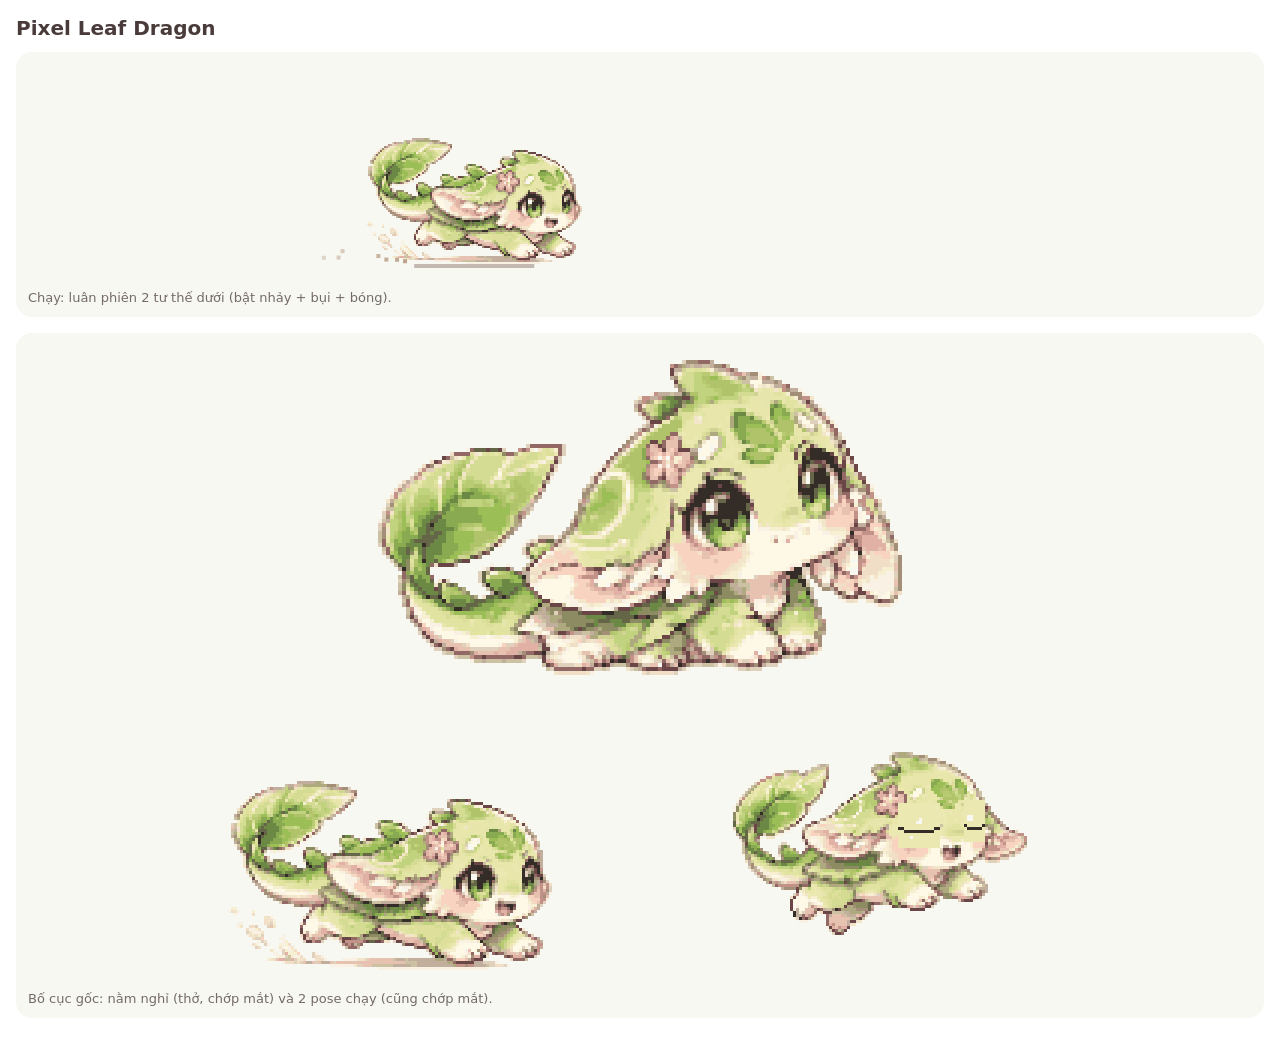
<file: Pixel Leaf Dragon.html>
<!DOCTYPE html><html lang="vi"><head><meta charset="utf-8">
<meta name="viewport" content="width=device-width,initial-scale=1,viewport-fit=cover">
<title>Pixel Leaf Dragon</title>
<style>
:root{box-sizing:border-box;--bg:#fff;--fg:#4a3b3b;--card:#f6f8f1;padding-top:env(safe-area-inset-top,0px);padding-bottom:env(safe-area-inset-bottom,0px)}
@media (prefers-color-scheme:dark){:root:not([data-theme="light"]){--bg:#1d211b;--fg:#e8eadf;--card:#262b23}}
:root[data-theme="dark"]{--bg:#1d211b;--fg:#e8eadf;--card:#262b23}
html{scroll-padding-top:env(safe-area-inset-top,0px)}
body{margin:0;background:var(--bg);color:var(--fg);font-family:system-ui,sans-serif;padding:16px}
h1{font-size:20px;margin:0 0 12px}
.card{background:var(--card);border-radius:16px;padding:12px;margin-bottom:16px;overflow-x:auto}
canvas{image-rendering:pixelated;display:block;max-width:100%;height:auto;margin:0 auto}
p{font-size:13px;opacity:.75;margin:6px 0 0}
</style></head><body>
<h1>Pixel Leaf Dragon</h1>
<div class="card"><canvas id="run" width="640" height="220"></canvas><p>Chạy: luân phiên 2 tư thế dưới (bật nhảy + bụi + bóng).</p></div>
<div class="card"><canvas id="sheet" width="1000" height="640"></canvas><p>Bố cục gốc: nằm nghỉ (thở, chớp mắt) và 2 pose chạy (cũng chớp mắt).</p></div>
<script>
const D={"pal":["#fef8e7","#faf1e5","#f7efd2","#ebe9b1","#f2e5ca","#e9e6ac","#e5e5ac","#e1e3a1","#f1dec7","#dddf9b","#f8d3bf","#e0d1bc","#d3dc92","#d0d394","#c2d37f","#b9cb72","#e7c2b0","#ccc1a2","#e2b1a5","#c2ae9c","#b1c36a","#9bbe56","#afa980","#89aa51","#c29289","#a38e78","#8d8b62","#6b8845","#926964","#646647","#6b4647","#342c27"],"spr":[["............................................................................bpppsssj...............................................",".........................................................................ospmjhjjhhjppsh...........................................",".........................................................................ujjd7799732hjjosj.........................................",".........................................................................ub29cceeffde62bjoogjpp1...................................",".........................................................................jp3ccceekkllfc74bmphjj2oph................................","..........................................................................udccceefkkkkkkecdhh000jjjpj..............................","..........................................................................jqecceeefkkkkkkkfcfb02428jjos............................","...........................................................................pmdceeeeeffkkkkfeek4366343opjj1.........................","....................................................................1ojjjhjjtqkkeeeeefkkkeccccd66667752ppp1........................",".................................................................4oojjoqrrttuuqleefklfeeeed77665666666732poo4......................","................................................................bjopm3dlnrrtqrqfeekme97779d9755566dmf57774juj......................","................................................................js49denrnrttmkked97565566666555566nrne77663opj1....................","................................................................hsmcdfnrrtudfffc755555567efe355555rllne9dec3msh1...................",".................................................................bsmcentttqc999667555555errrde6555rllnndh8md4jsj...................","..................................................................bsmqrts6fe997426555553mrnnnred63nlklldm10hd2bo8..................","...................................................................buuu33kkk965446655555mrnnnnnnf9dnkkkkmb00bb1hs4.................","..................................................................bjs13kkkkk755555555355mrnnllllnk7kkkkk3m410h60hs1................","................................................................1jsp4ckkkkkc5555557dd953ennnkkkkklk9kkkk55khbm628os................","...............................................................1jo27fkkkkss6355559dmme733knnlkkkkknd7fkf6555d9641hsb...............","..............................................................1pj29kkkkksigj55536dj0.he35dnnkkkkkkkl9kl5769965553bph1..............","..............................................................pj26kkuuksgggs6336m4000he355drnkkkkkklkf5977umd65554bpu..............",".....................................bssssssssb..............po19kksgiusgggs765dh00.0he535666dfnnlllk59e7td9uj7633huj..............","......................1stttuttub...oso2.47962sb.............sj4ekknoggiugaiuuujj.00.be533339rnlc75dne56kph7uvvvt565pdu.............","..................8ssss94279769qssm379cc97993sb............sh2dkkknoigaiagoiggpp0008e33335drlkkkkkk75553udtuvvvvvu3hpu.............","................ush423fc3ccccccc44799ccc7722sb............sh9fkkkknsga.a.i22ggsq0.8m653335drnlkkkln75555u9vtvvvvvvu9sbu............",".............8us249defe4ccccccc326ccc9732169ub...........sh4ekkkkkklssog4g2agiomqm9635555337drnnnnd55555ddvvtuusvvu3u4s............","...........8sp489ccefk4cccccccc26ccc9322799sb...........bo4ekkfkkkkpii1g1goggoj67965335555555999963355336svtpptupvvsu7bu...........","..........8obb9ceccfkc9ccccccc26cc644cc7cc9u8..........1u8666ekkkklogaaoaaisoh63333htsqqj5533333333353335uvpsuvvjpvvtd9u...........",".........bo639ccc4ekl4ccccccc709647defecccpb..........8sb10002dkkkqogagsaggog3333mshjd7dmtq33333333333335up1tvvvtgsvsedbs..........","........bog4ccc2d9kkd6eecccc7227eeffffeee3u1.........bsb04dd327fkkqsggsuggis73333qvq76667hpj3333333333335vh.tvvvv1jvspd9ss.........","......8jbd39cc70dkkl3effeecc4ccecfkfffeeeph..........bs0cffff32dkklqsspqogip63335hvvvvvvtm993333333333533vh.tvvvv1buuqfc9u1........",".....8jg667ccc94ekkn6fffkkfc9ecc6fkkfffe7u..........hphekffff607fekkpmdmpooh5333puvvvuvvvuo53333333333333vutvvttv42suqsmdms1.......","....8oh976eeecc5klll7klnnlkffffefkkkkffeij.........hpj4klkkff906eeeec65ddhh3353mvvvvvvvvvvum3333333333355vvvvtrrv81puujbpps4.......","...1ob7c9ceeeec3kllnerrrnnllkfkffefkkke3s..........pp7eklllkf6.6eccc7566333333muvvvvttstvvvuj333333333555uvvvtnnv4.pss10bbso.......","...8o3cc6efffee3llnrnrrnnnnnllkkedfkkf9pj..........pm6ekllllf306ecccc555595333svvvvupjjsvvvvu333333333553mttvtllt2.ois000ojo1......","..4jdcec6fffflk3lnrrkfeeeefeenlkefkkkegj..........bojefkllkff629ecce95555j335muvvvj1pttvvvvvvj333333333556rrvlf9r42oaoo1oo99o8.....","..bp9efccfkkkll7nrnnkeeeeeffellklkkfehj...........pjdklllkkfe46ecccc77653pm65uvvvs..jvvvvvvvtu333333355556tlf79kr1ggags2jo97sh.....",".1hheekcfkkllnl9rrlnnnnnnllllllllkkehjb...........pqfllkkkkf926eccc76c653smsqvvsus..jvvvvvvvts633333339dd7mk957krggaggii.jo9mb.....",".bo4ekldklllnrrqrnnnnnnnnllllllllffpoh...........hpmkkfkkfff429ccccc77655s3qvvupuvmjuvvvvvtvvbj3333359ddd75kfceqoiaaggao10io9hb....",".bp7fkleelnnrrttnnnnnnnnnnllllllkcmsj............pmdkcdffff727ccccce76555t33uvsjtvvvvvvvvvrrv1i333356996677ememmgaaaaaao10.s8pj....","1hjeefle9lnrrttrrnnnnnnnnnllllllkcmp............bsmekeffffc22cccccec66553s34uvpbsvvtrvttvtnnt.053335675563340024aaaaaaas00jo8jph...","bo3eeklk9nnrtvrrrnnnlkkkffllllllfdmj............psfffffee9249cccccc765539s63uvp1pvtrrvvtvrlfr.043433355341000014aaaaaagujjsaaaos...","bp4eeklnekrrttrrrrrnkfeeccflllle9pj............jpjeffffe612ccccccc965555qj33uvj.httrnnvvtkkdq.01112224200128001244444assssoa24jp...","hp4eflnnlfrrtrttrnnlllllkkkkkkl7pp............jpm49eed9404ccccccc9665553u633ouj..ptrllf977elt0000000000010240001122228viioooa4ajj..","hp3eklnnnnrttttrrnnlllllkkkkkf6sj.......bbbb.bpb364222223cccccccc7665556u6338so40brnlf97579n0000001800481000000000112ouooiiii82js..","hs3fnlnnrtttttrrrnnlllllkkkffdsh.....1b8ssttjsh139cccccccecc403c7666756ms3338ioi40hrne7779dq0000002o01i0000000000014jsosoiiiii4hp8.","bsddnnnrrrrvtrrrnnnnlllkkke3hu8.....1jsm37emsb422237cccccc62346c7656d5hup8aaaaioi44btld9dog820000000000000000000004osbguoiiiiii2hp.",".hscnrrtrkrtrrrrnnnnlllkeddmt.......bt3cekfo24883321222224267797566dpjupo2aaaaggiioigpsoia84200000000000000000001bpugg8sugiiigi4gp.",".bsflrrtqcrtrrrrnnnllkkedmus........bse7ks01aa8aa3367777777779e939jsjuguo22aaaaa4ggigaaaaaa44100000000000000002boupggb01v8g8aaaa281","..btlnrrccntrrnnnnllddetup...........btks048aaaa843667777669ddd97msiiiiuo128aaaaaggaaaaaaaa4200000000000000028ousoggg800pi2888aa4bp","...bqlrq7knvrrtnleeqtuu...............hu1aaa8aaaag5566667d9mmcddpsgiiip10028aaaaaaaagaaaaa441000000000000048susbboogb8..ooa888882bp","....htrq9klnrs8uuuuj........1...1....hu1a8882ospssg566777ttjpqtpiogb88s001288aaaaaaaaaaa844200000000000111svsigbbjug8200oi8888884gp",".....jvqdnknt.............1butttuj..hu44484sogaaaaaissuus211bggipj804p.001248aaaaaaaaaa8442000000000001ivvbbsigg8busa0..o48888222gp","......snknnnt............btm12efkntsjj884oaaaaaaaaaaiios000018gg800180.0028424aaaaaaaa8422100000004gisvvvvb8sib808siso..s88882211bp",".....hsqtlrnns...........bt6kkkkkllrvj24i44481002aioooo..0001bpj0000jub.1o4488a888ag4422221000bgggggssovvth.pp810bpaaisoa84141111bp",".....bpmtrrrnt.4ub.......btlnnnrrnlltj48100000001aaaai100002goo8001boioou.0248aa22huuuuusmhmggggggiosjurrvvb.po0.oiaa8ag424111111gp",".....hqdrtrrrr4t9qtq......jvnnnrrrrrtu110000000004aagij00.gspog..8oiigiip00011a401hvvutqjjhhhgggggjpijurqqvh.1pbbs488aas411111111gp",".....hq6frtrrrutcfklqm.....htnrrrrtrnqs.000000002aaaagiioiiioia0bjaaaaau100000jg.8utttqqmjjmhggggggjgjtqqqqth.1ppjs8a8aiu11111111hp",".....js49mrtrrrtffkfkmq.....jvtrrtrnllrs100000008aaaaaaggggiigioga221buv.0000gum1prrutqqqmjmggggggggipuqqmlvj.....jup41suui201104g8",".....1jm3cfrvttveknnnnnqm.8ttrtvtnlkkklqu00000011aaaaaaaaaaggia22108sutv100.pqrtsrrttqqqqqqpjgggabg4gbvqqllrj......bpusubbssb100hp.","......hs277dekrrvkrrrrnrtttrrnnlllkfkkkknuu400001144aaaaa28241000bsuttrtm1uuqqppqqtvqqlklkdmsg111bb21bvqqrqntj......1884..48pussp1.","......js24777cfrrttrrrtttrnnnlkkkkfffeklvmmuuuh011012422111100.ouuttrrrqttrrqmedfqtrqmeee966hp1002108urqmmnnqj..............18881..",".......ho127777dknrvvttrnnnnlllnlfffffntmjpqqquuuuj11100001juuutrrqqrrqqqqqedccdmtuneccce7556s100004ormmkkmmkqp....................",".......hs102777799fllllllllkellkc9effntmjjmqbpqqqqtuuuuuvvvttttrrqqqqqpfkfec99cpuuqedcccee5556u218bjumee2eeffpp....................",".......juj1227777c99ccfkeelkklec999dqtbghjjmmmqqqqqqrrrrrtttttttvuuvttmccceec9qtqnecccec979dsuvuhipupeccceeffpj....................","........js80027777777973779ckfe677cpq41gghjmmpqqqqqqqqrtttrrrttqqqrrt9769eeefttqnfcccccec34669dpsuupmdcccecefdmo...................",".........jsa0111677777767779977677mp4012bbjjjmmqqqqqttrqqqqrrrkkfkqrd669mqqvvsqmeccccc3394253679qvtmmcc9999ce7mp...................","..........jig10022257777777777777mq2000.1bggmmmmqtutqqpmqqqqmkecdkqe56669dvvtqme9cccec7cc75767539sumdc96553799pp...................","..........buig10000112477776c7777dmtusm4401jpuusojjhhjmqppkfedeeemkc66666uqquqmd69cfecccc76633012bmt977222357pmj...................","...........juigb00000002211012211228gjjjuob24bib888bimmddddeeeeemmd6676uuqmmqtpe67cccccc96530100002hs81000112pp....................","............bujiggb1000000000000002bgihjss10001124ab848a699eeeemmec59tuqqmmmqssp626ccccc76310000000bu1.g104h2bp....................",".............bsujggggb800000001abbgiiiiijub1000288100012869deefmfefqsmpkkmmmqsoph029ccc9632000000004sp44b81ioip....................","..............bbpsuigggbbbbbbbgggiiiiiiihuu1.g8100000001gh99defdmtsmj9dfmmqqupjss81bfcc3220000000bbgbuo8isbsuo8....................","................bhhsssspiggggiggiiijpssuuvjb8810004gg41bgjjddeppjoj377defmmmsuoospbbpm62000000i.04ojbvupuusoh8.....................","...................bhhhossusssssssuushhhjub421000014jo84phsostqog2212dsd6hshjupjossjosob8000018oa2osujhbjbb1.......................",".......................1hhjhhhhjhhhhb....uig841000.8bhogsovuvvsog4002bbsg8juouussuvuuspuso8bba0uspuuj..............................",".........................................husibbbb88igjusvujhhhpuupbbgg.usjgvuphbbhhhb18hhjssuspujbbb...............................","..........................................hbsssssssussbbhb....4bhjsuuusuuuujb1...........1bbhbbb...................................","............................................4888888841............8b888888b........................................................"],[".......................jjjjjjmmh............................................................................","...................hjjghhmmmmmmmmppph.......................................................................",".............bojjjhemm8669cc997bbhmjjoppb...................................................................","...........ojbbgdddff37cccccc62467979ddhhop.................................................................",".........pob44399cek99ccc99952399c99775348s.................................................................",".......8pb8236793cke7ccc9c9219e9442122112gb.................................................................","......4s95257946ekk3eec9cc40dkdddc735342hp...............................bstuttus...........................",".....4p66379cc7cflkkkfeel2ccc6eeedc7664jp1...............................pj499618tuuu.......................","....bs7754ccc67eknkllnrnlffeccceedcc74js.................................pmccceffe221uuu....................","...4h7972ccce6cfknfntrrnllkkeecefed62po.............................bbbb..pecccekkkk94e8puj.................","...hp7973cccf7cklrtrfeeeeenkfeeeee94oj.............................btjjjqquq9cceekkkkf4920ou4...............","..jp59c9eefllednrn9dllkkkkdfklfec6hj..............................1q39eklnrtqcccekkkkfe9c411jsp1............","..hm7cfcffknnlrnlnnlllllllkkffd3hpj...............................1sefknnrrqfeceffeeed77765200bs............","...29ckkcklnntrnnnllllllllllf7qh..................hrtrq111.........bufetutm37ccc5555556765652322s.1.........",".bh3cckk3lnrtrrrnnnlllllllllf7hb.................hp37cenru4.......1buu219ffc5555566555665555357622u1........",".gh4cekl3lrtrrrrrnkeeecelllke3p1.................hqekfff92sh.....buo14kffffc6534566555567765567dk11j........",".hj4cellf6tttrrrrnllkkkkfkfe4pb...................bkklnnll3jj.1vsa08efksske655555555567rrrm555erl32pj.......",".hm6cekllmrvtrrrnnlllkkkkk62sb....................htlllnnllkqus118mspesgism55555666555nnnnnne5dnlnd8ph......",".jp7fkknrtvtrrrrnlkllkkfe4u8..........trrp.........jtnnnnnltb14efmogisiggpm555656fkc75nnnnllnednlll.1pj.....",".1mmfnnrt9vrrrrnnnllkfe33s1..........m67ddnp.8uutnkdnrrrrvtbekkkkpogioo8asqe3569e101957lllkkkl7fkkn20jg.....","..jpenrrk9vrrrnnnnlke5es.1...........mfkkkkltmbdkkfklnntvb4dkkkkkmoga8i1oiipo55d2001955nnkkkkkfckkn711oh....","..1hnnrt3ctrrnlllfcksp14.............brlnrnfdfeklllnnntdkc32ekefkkpsiga0igais59b.00e6559nlkkfkkekld694oj....","...jskrt4fnttjprtsp881...1qqqb........mrrnkkllllllrrrlnkkke2ekkkkkpig1i7ggiis394..e735559cklkkkkfl7595ib....","....jtrt7nfuh.12111......shdeqq......htnkkkkllllntqdlkelllf2feekkpigggi2ooosp59dddc555555599cklf795m954jj...","....1hutfnfn1...........1ueefkfqh.juttutttttntttmhkfllklkk49eeeefsigisgaispdd567975555555klkffc75eph653oj...",".....4urlnnfsb...........tllnlklqqpjbbhbbhhbbhhjbeeeklkkl4ceeeeedooiouiggsm5555555567d755dllklk557m9sm5pj...",".....4tntnnntb1qqqp......hrnnnnlrpb422842222244c26efkkk337eeeecc9dppmpoiisj335557t3556jd559dcd95557svvmmj...",".....4tdqtrrrqpqklkmq....1vrnnnrug88aiig4244884396444443ceeeecc9779ccdjspm933335dvuuuh3755555555553vvvvuj...",".....4s7dqvrrruqknllkmp...tvrttruaaagggggiiaa8444697c79eeeecc977766777dph953333duvvvvutj5555555355svusvvj...","......hm7dpqttttnnnlnnqttmnrtrnltg2224aagiioi2244444376239999777766657p9555335huvvvvvvvuh333555535vpjpuvo...","......8t499dmpnrtrnrrrttrnnnnlkkso200114aggiigih235677736e7776776666dpm333335juvvjjuuvvvm333355553vbjtuvp...",".......hm26779cfnttvtrnnnnllfkffkpj0000118aggiiooohhdedfcc7765m756dsjom33335juvuv..pvvvvsh33355555vbtvsuub..",".......1u2277677cflnnnllkdllcecccqp200011118giioob44bjqq777psmpmssspjpd3333mvvupv..vvvvvvm55555555vvvvppvj..","........jp122566779ccccfcckc79777dpj0001111agiib800018hopqjopspoppoiio53333dvvppvqtvvvtvsm35577765vvtvmjspb.",".........jj002236776667779c677779mtsj00011aaagi80.00014gpbbbbjiiiggisj83333dvubjvttvvrnvmb55579995tvrrmjogo8","..........jj8002224356777777777mqqppqj4001aaaaggiiiggaao8.111gbgggjpjb43333jvu1bvrnvvnltj4557cccc7tqfrpio8ob","...........opb2000022224244334mmmmmmqspj.12aaaaaiioiiio400.1ggaaijgj0024aaaiss.4tnlrqfcrh4557999c7qelqogoipb","............ppob41100000001224mpddmmpqrsjh1122aaagggiioigi4iia8gsj.00122aaaaiob1mrkc97ftb234443534beqoggooj1",".............jppoja84442448agghppd9dmpqrutjh418aaaaagiiooiaaahopush4122aaaaaaioabtlecffq000000221001aaggopg.","...............jppppoiggggggggihspeddemqqtuupjjh11228aaaa12mosvtttub124aaaaaagiiiiqkdpb000b8000000004aaaoo1.",".................bsspjooooojjoopspqqmedmpqqrtvvthhhjjjjjjhjvvttrttm0048aaaaagggiaaa410000bspjjjj000028agob..",".....................1ppspposssuqemqtqmmmmpqqrrrtvvvuvvvvtttrrqqtm10124a8aaaaggaaaaa20000pusuvvu.000122jb...",".22........................bsh6qm7dmpqqtpmqqqqrrrtttrtrrrrtrqplqq80024g444aaaaaaaaa210000osoosvs000018ij....","1841....2..................sb39m767dempqqrtqmmnqrrtrqrqrrnqlkeflqq8bhog12ggaaaaaaa2000000ioiios100004oj.....","..1.....8.................jh237e35567dfefknnrtqqrnnlmkkqfkfkeefknrvutu82gusib8444400000001joip.00082ph......","............481..........8u4225343666799effklqquvtfdeeeeccdfftvvutqqnqusvtrtth88400000000000000242sp........","............8481.........u.0004333556ccc99eedmmmqqttttttttvvvqpppmmpmmmqpmpqquushb221011112444bpuu..........","...11.......88b2........4s000011004569cc769ccccempqqmmmmpmmmmeccdeeee99cc99ckqshghiiggiiijpuvtrt1...........","...14..88b...bg4........s00000482012369ccecccceeequjhefcc777779999999cc9cc9776juhhhhhousutrqqqqqu...........","......81128.............u00000bii800269ccccccccequigggg977779979999999999cc9666dvgghjojitrqqqpmecu4.........","......b41114............u2j108giiooa1259ccccccftttvtgggih46779799999999cc99547c9duigg88jtqqppmfe94pj........","......18482b......1.....8uo4ggggpjputm77777cmutqqqqtuuiiigg4443df999999cc93333777duaagsuqqppmfe7657jsb......","........8bba.....11.....1ugjoijpj1184ouuusspmpmmmmqqtvsuggggggghmm999ccc9997753439mususqppmmke7664224osj....","..........1b8.....12.....buuossb.....buoooooosuttuus48.buujiggiihmf99cc9999741111214vqqpppmfe975200002boj...","........82..b1...2128.................ososjps.............puuuoigotf7d999763200000002uqmmmkfd9320000b81oo...",".........b8......41014.................hsssj..................puuuskkq79773200000000a1sphjmfd74000b11pjoj...","..............41.1b2128...........................................bulqm642220001g00pigsujhmhhg8002jpbpuo....","...............11.bi222a....b1.....................................huluhg40000018s01upb.sussjgggbi1soosj....","................121bh2118...b881....................................bvtvmga200280piiuv8.....susiiijuuub.....",".............248giihhib448...8881.....11111448bgggggggghjjjhjjjjjjjjjmmmjssjaaagjsuuu1........8ssssh........","..................1888b8bgjjgbgjjjgbggggggggggggggggggggggghhhhjjjjjjjjjjmmsuuuuuujjjbbbb1..................","..................................111111114bbggghhhhhhhjjjjjjhhjjjjjjjjjjjjmooopoojjjjhbb888b1..............","..................................................1111111111111111111111111111111111111....................."],[".....................................................bjmmmjh......................................","....................................................bqjmmmmjmmpph.................................","....................................................bq7ccccelnjhhppp8.............................","....................................................1jp9cceffkedcjjhjpp...........................","............................bjjh...............hmpmmh1mmcccffkkkfcd3bhhhp4........................","..........................hhhhdo..............jmjmmnnmqtecceefkfec76422bhmj.......................",".................hjjmj..jbhd954p..............ph9eklnrrtkecc9999777533334bhp1.....................",".............8oom8bdedjpj979728p..............4pkflnrttecc79555555655555534bpj....................","..........1oo7ddd469979b9993239s...............4qrnqdmlf665355555555555555638ho...................","........1oo7d9ce57999729932469pb................psbdefff5555555555knnf5557nn328p..................",".......bo3377ce69999927c46c999s...............jtmbffkqk95555555555nnllle59nll644j.................","......hm75750cd69739740eeeccccs..............pj49fkmsip55555797533nlllknk9nlll20s.................",".....hm53752cl7eeec72974eeecdp1............sh17fmqfpggo33556d00d65lllkkklddkkn.2bm................","....hm737972el7kknrkeee9ceec6s............s86ekqsissggpss57e000d556llkffkfckkn703jh...............","...bm65399c5fnfnrrnlkeeeeee7p1..........ud.cfffqiiio1isgis6200633555llfffkeekd6c5jh...............","..8o696cccf6lntrrnnnnlkfee9pj.........1t82effffppi4a2aaggs6d477555556dkkkkkek36932ph..............",".1p396ceeklenrdefeefefffe9ph.........1u6fe1cffffqsia5giggs5695555355kllfcff55m5v63pj..............",".bp9c6kklllrtlnllllllkf9ssb........1t4ffff9cfeffoa2ggosos33366669pd5knkkke35dpdvh75qj.............","1q7eefklnnrtnnnllllllkkcp8.........j4kkkff2efeepiiiigiom5533mu9d95m639klnk3355vvvp4muo............","1qcffflnnrtrnnnllllllkf5p4........p4kkkffe1ecccpoiosigip5333mvvvvh333333355553vvvvpmsm............","q3cekdnrrvrrnrne96ellkc1p........jqfdffff1cccc9esusqoish555mvvvuvvm5333535553pvtjvsqmqp...........","q3eelekrtttrrnlllklllf2s.......bs2ffffe90ccccc99c99kqs9555mvvvvvvvvj333555553u..vuvvqdpo..........","q3fflnnrvtrrnllllkkke4u1.....jp86403627cccc997766666555539vvvj.ssvvvj53555355v..vsutke9pp.........","t4cknrtttrrrnlllkkf76u1...suj12443667ccc9ccc7666656795556vvov..vvvvuj33555553vbvvputkfdmsj........","tcklrrqutrrrnnllfd7sp1..psb18aa88821264327c7676665dj533huvvjvsbvvvvvuh5567773vvttjtvqmme9pj.......","brlrrqhurrrrnllc3mp1...bj2224448883435779c7569967jsj3333pvojvvvvvttvo65777777vvnrjssbppd7bju......","1tkrtmdurrnllcepp11....p84agggii22435659f976dm76mso93339vv14vtrvvrrvh3579cdddvrfljoo04q9758bosb...",".jtlt9enttbqqq411......s24aaaggigiop4ihs777spossooog3335uv01vrnvvndrb35799999kfcrmiogjso44ii8bioo.","..jttcfqs1.444.........u4211228gooi802gjposjiijjossgg3aaisp.mrlfkcerb243333332tetiiisspioiooiig8ho","..1ptefpj..............bs100128aii..0018jjb88gioobb48aaaaioabte999nj1001433320hhiggis8o8goigggaabo","...hunllq.......bb......ub01128aiii.00ipo2.08goo80024aaaaagggotke7b2000002100102aaaauhp42ioaaaa4gp","...htrnnl......bqrm.....bso4118aagigioop4.baggj800128aaaagggigohh20000jj.htm1002aaagsoooiiiaaa2bob","...hqrrnrp.....jqkkdp...strsg028aagggigoiiga8gh001224aaaagiggaaaa2000buusuvu1001444opooooggg42io8.","...hpertrrph...jnlnllj.sqllqqsj11228aaaaa844otqqph2448aaaagaaaaaa2000hsosuvs000022opiiigaa44opgb..","...1mmdmrtrkq..8qnnnnnqqlkkkqtqspb01211128ssttttqb02888aaaaaaaaa200004oiosub00001jupiaa48opobh1...","....mp37ennrnq1.prrrrtnkkklrqmptrqsssosssttttrrtp000288aaa444442000000iooob00000pjjbosppobbb......","....8jd59ceqtvqqttttrnlkfkrqmmpqqqttttttttrrrrqth0008j28usg222100000004aa80002osh1..4bbb8.........",".....jp3377dmnqnrrnnnkeeqtpmfmmpqqqqqrrrrrrrrrqqppppps8sttqspg2000000000001hspbh..................",".....bpj12667cceeeekcc9qjj99dmmppqqqqqqqqqrmkffkqqqtrtqrnqqtsmdbba844888jsqmsu....................","......bjh1243657779c679tp5579deeeemmmffkklf99ccdfqqqqqqmmpqqrthggggggpssttspmmp...................",".......boj2122245777779pqmpmd777799dceekfd77fpqqqqqmkefeefffmpphggggopptqqmme7mj1.................","........bpj8200124443369hqtqmemmmc99cnkkc7mpqqttqmfedccccec753mqhggopjssqpmd954mjj4...............",".........1pmj842112444bhjspmmqttqffmmttpffttqmmmecc9ccc99ec7797spgaogjstmmd75532opj8..............","...........jsjojb8ggghoppuddfmmpqqqrrutrqqpmfedd999cccc777539d99qpb8hsspmd93542000jj1.............",".............hsoooooootsst35dedemmmmmpqqmmmc9777799ccc97765633224spptqpmmdc34000042hj.............","................jppppuq47e5357999cedefmmme9977777cdc99777653240000puqmmmed930041.hjjj.............",".....................u24655335779c99ccddqdd953369dpdc97777522000000ospmmd9a810bpb4spj.............","....................bo.243333369c99cccceqg8a4228bgmqede7754000000282ssqqphgga121sosj..............","...................8u10013223699c9c9cccephhigggggghmkkq7730000220isjb.pqqssiiijouuj...............","...................u0000010025579cccccemuuusmhgggghspkqh820001gs81psh......bsuuu1.................","...................u00000b4101579ccccduuqqqqqtussphhukluhh100821souj..............................","...................u.1000bog84369cdddummpqqqqtj.....1utquuoibijouub...............................","...................u1j00gggpusjhhpvummmmmppppto...........1uuuuu..................................","....................vj2bggis18uuuhhhhjjmmmmjsj....................................................","....................vjjsiosb...sjgggihjjjgisb.....................................................","....................1bvsup8....sggggggghhpuh......................................................","......................111......sggggggjuu84.......................................................","...............................sioggggj44.........................................................","...............................1uigoiiu...........................................................","................................bushpu............................................................",".................................buus............................................................."]],"blk":[["............................................................................bpppsssj...............................................",".........................................................................ospmjhjjhhjppsh...........................................",".........................................................................ujjd7799732hjjosj.........................................",".........................................................................ub29cceeffde62bjoogjpp1...................................",".........................................................................jp3ccceekkllfc74bmphjj2oph................................","..........................................................................udccceefkkkkkkecdhh000jjjpj..............................","..........................................................................jqecceeefkkkkkkkfcfb02428jjos............................","...........................................................................pmdceeeeeffkkkkfeek4366343opjj1.........................","....................................................................1ojjjhjjtqkkeeeeefkkkeccccd66667752ppp1........................",".................................................................4oojjoqrrttuuqleefklfeeeed77665666666732poo4......................","................................................................bjopm3dlnrrtqrqfeekme97779d9755566dmf57774juj......................","................................................................js49denrnrttmkked97565566666555566nrne77663opj1....................","................................................................hsmcdfnrrtudfffc755555567efe355555rllne9dec3msh1...................",".................................................................bsmcentttqc999667555555errrde6555rllnndh8md4jsj...................","..................................................................bsmqrts6fe997426555553mrnnnred63nlklldm10hd2bo8..................","...................................................................buuu33kkk965446655555mrnnnnnnf9dnkkkkmb00bb1hs4.................","..................................................................bjs13kkkkk755555555355mrnnllllnk7kkkkk3m410h60hs1................","................................................................1jsp4ckkkkkc5555557dd953ennnkkkkklk9kkkk55khbm628os................","...............................................................1jo27fkkkkss6355559dmme733knnlkkkkknd7fkf6555d9641hsb...............","..............................................................1pj29kkkkksigj55536dj0.he35dnnkkkkkkkl9kl5769965553bph1..............","..............................................................pj26kkuuksgggs6336m4000he355drnkkkkkklkf5977umd65554bpu..............",".....................................bssssssssb..............po19kksgiusgggs765dh00.0he535666dfnnlllk59e5555555555555..............","......................1stttuttub...oso2.47962sb.............sj4ekknoggiugaiuuujj.00.be533339rnlc75dne56k5555555555555u.............","..................8ssss94279769qssm379cc97993sb............sh2dkkknoigaiagoiggpp0008e33335drlkkkkkk755535555555555555u.............","................ush423fc3ccccccc44799ccc7722sb............sh9fkkkknsga.a.i22ggsq0.8m653335drnlkkkln755555555555555555bu............",".............8us249defe4ccccccc326ccc9732169ub...........sh4ekkkkkklssog4g2agiomqm9635555337drnnnnd5555555555555555554s............","...........8sp489ccefk4cccccccc26ccc9322799sb...........bo4ekkfkkkkpii1g1goggoj679653355555559999633553355555555555557bu...........","..........8obb9ceccfkc9ccccccc26cc644cc7cc9u8..........1u8666ekkkklogaaoaaisoh63333htsqqj5533333333353335555555555555d9u...........",".........bo639ccc4ekl4ccccccc709647defecccpb..........8sb10002dkkkqogagsaggog3333mshjd7dmtq33333333333335555555555555edbs..........","........bog4ccc2d9kkd6eecccc7227eeffffeee3u1.........bsb04dd327fkkqsggsuggi33333333333333333333333333333555.555555555pd9ss.........","......8jbd39cc70dkkl3effeecc4ccecfkfffeeeph..........bs0cffff32dkklqsspqogi33333333333333333333333333353555.555555555qfc9u1........",".....8jg667ccc94ekkn6fffkkfc9ecc6fkkfffe7u..........hphekffff607fekkpmdmpoo33333333333333333333333333333vv555555555vvqsmdms1.......","....8oh976eeecc5klll7klnnlkffffefkkkkffeij.........hpj4klkkff906eeeec65ddhh3333333333333333333333333333555vvvvvvvvv55ujbpps4.......","...1ob7c9ceeeec3kllnerrrnnllkfkffefkkke3s..........pp7eklllkf6.6eccc7566333333333333333333333333333333555555555555.55s10bbso.......","...8o3cc6efffee3llnrnrrnnnnnllkkedfkkf9pj..........pm6ekllllf306ecccc555595333333333333333333333333333555555555555.55s000ojo1......","..4jdcec6fffflk3lnrrkfeeeefeenlkefkkkegj..........bojefkllkff629ecce95555j3333333333333333333333333333355555555555555oo1oo99o8.....","..bp9efccfkkkll7nrnnkeeeeeffellklkkfehj...........pjdklllkkfe46ecccc77653pm3333333..333333333333333335555555555555555gs2jo97sh.....",".1hheekcfkkllnl9rrlnnnnnnllllllllkkehjb...........pqfllkkkkf926eccc76c653sm3333333..3333333333633333339d5555555555555gii.jo9mb.....",".bo4ekldklllnrrqrnnnnnnnnllllllllffpoh...........hpmkkfkkfff429ccccc77655s33333333333333333333j3333359dd5555555555555gao10io9hb....",".bp7fkleelnnrrttnnnnnnnnnnllllllkcmsj............pmdkcdffff727ccccce76555t3vvv3333333333333vvvi3333569965555555555555aao10.s8pj....","1hjeefle9lnrrttrrnnnnnnnnnllllllkcmp............bsmekeffffc22cccccec66553s3333vvvvvvvvvvvvv33.053335675563340024aaaaaaas00jo8jph...","bo3eeklk9nnrtvrrrnnnlkkkffllllllfdmj............psfffffee9249cccccc765539s6333333333333333333.043433355341000014aaaaaagujjsaaaos...","bp4eeklnekrrttrrrrrnkfeeccflllle9pj............jpjeffffe612ccccccc965555qj33333.3333333333333.01112224200128001244444assssoa24jp...","hp4eflnnlfrrtrttrnnlllllkkkkkkl7pp............jpm49eed9404ccccccc9665553u633333..3333333333333000000000010240001122228viioooa4ajj..","hp3eklnnnnrttttrrnnlllllkkkkkf6sj.......bbbb.bpb364222223cccccccc7665556u63333333333333333333300001800481000000000112ouooiiii82js..","hs3fnlnnrtttttrrrnnlllllkkkffdsh.....1b8ssttjsh139cccccccecc403c7666756ms33333333333333333333300002o01i0000000000014jsosoiiiii4hp8.","bsddnnnrrrrvtrrrnnnnlllkkke3hu8.....1jsm37emsb422237cccccc62346c7656d5hup8a3333333333333333333000000000000000000004osbguoiiiiii2hp.",".hscnrrtrkrtrrrrnnnnlllkeddmt.......bt3cekfo24883321222224267797566dpjupo2a33333333333333333330000000000000000001bpugg8sugiiigi4gp.",".bsflrrtqcrtrrrrnnnllkkedmus........bse7ks01aa8aa3367777777779e939jsjuguo22aaaaa4ggigaaaaaa44100000000000000002boupggb01v8g8aaaa281","..btlnrrccntrrnnnnllddetup...........btks048aaaa843667777669ddd97msiiiiuo128aaaaaggaaaaaaaa4200000000000000028ousoggg800pi2888aa4bp","...bqlrq7knvrrtnleeqtuu...............hu1aaa8aaaag5566667d9mmcddpsgiiip10028aaaaaaaagaaaaa441000000000000048susbboogb8..ooa888882bp","....htrq9klnrs8uuuuj........1...1....hu1a8882ospssg566777ttjpqtpiogb88s001288aaaaaaaaaaa844200000000000111svsigbbjug8200oi8888884gp",".....jvqdnknt.............1butttuj..hu44484sogaaaaaissuus211bggipj804p.001248aaaaaaaaaa8442000000000001ivvbbsigg8busa0..o48888222gp","......snknnnt............btm12efkntsjj884oaaaaaaaaaaiios000018gg800180.0028424aaaaaaaa8422100000004gisvvvvb8sib808siso..s88882211bp",".....hsqtlrnns...........bt6kkkkkllrvj24i44481002aioooo..0001bpj0000jub.1o4488a888ag4422221000bgggggssovvth.pp810bpaaisoa84141111bp",".....bpmtrrrnt.4ub.......btlnnnrrnlltj48100000001aaaai100002goo8001boioou.0248aa22huuuuusmhmggggggiosjurrvvb.po0.oiaa8ag424111111gp",".....hqdrtrrrr4t9qtq......jvnnnrrrrrtu110000000004aagij00.gspog..8oiigiip00011a401hvvutqjjhhhgggggjpijurqqvh.1pbbs488aas411111111gp",".....hq6frtrrrutcfklqm.....htnrrrrtrnqs.000000002aaaagiioiiioia0bjaaaaau100000jg.8utttqqmjjmhggggggjgjtqqqqth.1ppjs8a8aiu11111111hp",".....js49mrtrrrtffkfkmq.....jvtrrtrnllrs100000008aaaaaaggggiigioga221buv.0000gum1prrutqqqmjmggggggggipuqqmlvj.....jup41suui201104g8",".....1jm3cfrvttveknnnnnqm.8ttrtvtnlkkklqu00000011aaaaaaaaaaggia22108sutv100.pqrtsrrttqqqqqqpjgggabg4gbvqqllrj......bpusubbssb100hp.","......hs277dekrrvkrrrrnrtttrrnnlllkfkkkknuu400001144aaaaa28241000bsuttrtm1uuqqppqqtvqqlklkdmsg111bb21bvqqrqntj......1884..48pussp1.","......js24777cfrrttrrrtttrnnnlkkkkfffeklvmmuuuh011012422111100.ouuttrrrqttrrqmedfqtrqmeee966hp1002108urqmmnnqj..............18881..",".......ho127777dknrvvttrnnnnlllnlfffffntmjpqqquuuuj11100001juuutrrqqrrqqqqqedccdmtuneccce7556s100004ormmkkmmkqp....................",".......hs102777799fllllllllkellkc9effntmjjmqbpqqqqtuuuuuvvvttttrrqqqqqpfkfec99cpuuqedcccee5556u218bjumee2eeffpp....................",".......juj1227777c99ccfkeelkklec999dqtbghjjmmmqqqqqqrrrrrtttttttvuuvttmccceec9qtqnecccec979dsuvuhipupeccceeffpj....................","........js80027777777973779ckfe677cpq41gghjmmpqqqqqqqqrtttrrrttqqqrrt9769eeefttqnfcccccec34669dpsuupmdcccecefdmo...................",".........jsa0111677777767779977677mp4012bbjjjmmqqqqqttrqqqqrrrkkfkqrd669mqqvvsqmeccccc3394253679qvtmmcc9999ce7mp...................","..........jig10022257777777777777mq2000.1bggmmmmqtutqqpmqqqqmkecdkqe56669dvvtqme9cccec7cc75767539sumdc96553799pp...................","..........buig10000112477776c7777dmtusm4401jpuusojjhhjmqppkfedeeemkc66666uqquqmd69cfecccc76633012bmt977222357pmj...................","...........juigb00000002211012211228gjjjuob24bib888bimmddddeeeeemmd6676uuqmmqtpe67cccccc96530100002hs81000112pp....................","............bujiggb1000000000000002bgihjss10001124ab848a699eeeemmec59tuqqmmmqssp626ccccc76310000000bu1.g104h2bp....................",".............bsujggggb800000001abbgiiiiijub1000288100012869deefmfefqsmpkkmmmqsoph029ccc9632000000004sp44b81ioip....................","..............bbpsuigggbbbbbbbgggiiiiiiihuu1.g8100000001gh99defdmtsmj9dfmmqqupjss81bfcc3220000000bbgbuo8isbsuo8....................","................bhhsssspiggggiggiiijpssuuvjb8810004gg41bgjjddeppjoj377defmmmsuoospbbpm62000000i.04ojbvupuusoh8.....................","...................bhhhossusssssssuushhhjub421000014jo84phsostqog2212dsd6hshjupjossjosob8000018oa2osujhbjbb1.......................",".......................1hhjhhhhjhhhhb....uig841000.8bhogsovuvvsog4002bbsg8juouussuvuuspuso8bba0uspuuj..............................",".........................................husibbbb88igjusvujhhhpuupbbgg.usjgvuphbbhhhb18hhjssuspujbbb...............................","..........................................hbsssssssussbbhb....4bhjsuuusuuuujb1...........1bbhbbb...................................","............................................4888888841............8b888888b........................................................"],[".......................jjjjjjmmh............................................................................","...................hjjghhmmmmmmmmppph.......................................................................",".............bojjjhemm8669cc997bbhmjjoppb...................................................................","...........ojbbgdddff37cccccc62467979ddhhop.................................................................",".........pob44399cek99ccc99952399c99775348s.................................................................",".......8pb8236793cke7ccc9c9219e9442122112gb.................................................................","......4s95257946ekk3eec9cc40dkdddc735342hp...............................bstuttus...........................",".....4p66379cc7cflkkkfeel2ccc6eeedc7664jp1...............................pj499618tuuu.......................","....bs7754ccc67eknkllnrnlffeccceedcc74js.................................pmccceffe221uuu....................","...4h7972ccce6cfknfntrrnllkkeecefed62po.............................bbbb..pecccekkkk94e8puj.................","...hp7973cccf7cklrtrfeeeeenkfeeeee94oj.............................btjjjqquq9cceekkkkf4920ou4...............","..jp59c9eefllednrn9dllkkkkdfklfec6hj..............................1q39eklnrtqcccekkkkfe9c411jsp1............","..hm7cfcffknnlrnlnnlllllllkkffd3hpj...............................1sefknnrrqfeceffeeed77765200bs............","...29ckkcklnntrnnnllllllllllf7qh..................hrtrq111.........bufetutm37ccc5555556765652322s.1.........",".bh3cckk3lnrtrrrnnnlllllllllf7hb.................hp37cenru4.......1buu219ffc5555566555665555357622u1........",".gh4cekl3lrtrrrrrnkeeecelllke3p1.................hqekfff92sh.....buo14kffffc6534566555567765567dk11j........",".hj4cellf6tttrrrrnllkkkkfkfe4pb...................bkklnnll3jj.1vsa08efksske655555555567rrrm555erl32pj.......",".hm6cekllmrvtrrrnnlllkkkkk62sb....................htlllnnllkqus118mspesgism55555666555nnnnnne5dnlnd8ph......",".jp7fkknrtvtrrrrnlkllkkfe4u8..........trrp.........jtnnnnnltb14efmogisiggpm555656fkc75nnnnllnednlll.1pj.....",".1mmfnnrt9vrrrrnnnllkfe33s1..........m67ddnp.8uutnkdnrrrrvtbekkkkpogioo8asqe3569e101957lllkkkl7fkkn20jg.....","..jpenrrk9vrrrnnnnlke5es.1...........mfkkkkltmbdkkfklnntvb4dkkkkkmoga8i1oiipo55d2001955nnkkkkkfckkn711oh....","..1hnnrt3ctrrnlllfcksp14.............brlnrnfdfeklllnnntdkc32ekefkkpsiga0igais59b.00e6559nlkkfkkekld694oj....","...jskrt4fnttjprtsp881...1qqqb........mrrnkkllllllrrrlnkkke2ekkkkkpig1i7ggiis394..e735559cklkkkkfl7595ib....","....jtrt7nfuh.12111......shdeqq......htnkkkkllllntqdlkelllf2feekkpigggi2ooosp59dddc555555599cklf795m954jj...","....1hutfnfn1...........1ueefkfqh.juttutttttntttmhkfllklkk49eeeefsigisgaispdd567975555555klkffc75eph653oj...",".....4urlnnfsb...........tllnlklqqpjbbhbbhhbbhhjbeeeklkkl4ceeeeedooiouiggsm5555555567d755dllklk555555555j...",".....4tntnnntb1qqqp......hrnnnnlrpb422842222244c26efkkk337eeeecc9dppmpoiisj335557t3556jd559dcd9555555555j...",".....4tdqtrrrqpqklkmq....1vrnnnrug88aiig4244884396444443ceeeecc9779ccdjspm955555555555555555555555555555j...",".....4s7dqvrrruqknllkmp...tvrttruaaagggggiiaa8444697c79eeeecc977766777dph9555555555555555555555355555555j...","......hm7dpqttttnnnlnnqttmnrtrnltg2224aagiioi2244444376239999777766657p955555555555555555533555535555555o...","......8t499dmpnrtrnrrrttrnnnnlkkso200114aggiigih235677736e7776776666dpm333355555555555555533355555555555p...",".......hm26779cfnttvtrnnnnllfkffkpj0000118aggiiooohhdedfcc7765m756dsjom3333555555..555555533355555555555ub..",".......1u2277677cflnnnllkdllcecccqp200011118giioob44bjqq777psmpmssspjpd3333555555..55555555555555v55555vvj..","........jp122566779ccccfcckc79777dpj0001111agiib800018hopqjopspoppoiio5333355555555555555535577765vvvvv5spb.",".........jj002236776667779c677779mtsj00011aaagi80.00014gpbbbbjiiiggisj8333355555555555555555579995555555ogo8","..........jj8002224356777777777mqqppqj4001aaaaggiiiggaao8.111gbgggjpjb43333vv55555555555vv557cccc5555555o8ob","...........opb2000022224244334mmmmmmqspj.12aaaaaiioiiio400.1ggaaijgj0024aaa55vvvvvvvvvvv55557999c5555555oipb","............ppob41100000001224mpddmmpqrsjh1122aaagggiioigi4iia8gsj.00122aaa55555555555555534443535555555ooj1",".............jppoja84442448agghppd9dmpqrutjh418aaaaagiiooiaaahopush4122aaaa5555555555555550000221001aaggopg.","...............jppppoiggggggggihspeddemqqtuupjjh11228aaaa12mosvtttub124aaaa555555555555555b8000000004aaaoo1.",".................bsspjooooojjoopspqqmedmpqqrtvvthhhjjjjjjhjvvttrttm0048aaaa555555555555555spjjjj000028agob..",".....................1ppspposssuqemqtqmmmmpqqrrrtvvvuvvvvtttrrqqtm10124a8aa555555555555555usuvvu.000122jb...",".22........................bsh6qm7dmpqqtpmqqqqrrrtttrtrrrrtrqplqq80024g444aaaaaaaaa210000osoosvs000018ij....","1841....2..................sb39m767dempqqrtqmmnqrrtrqrqrrnqlkeflqq8bhog12ggaaaaaaa2000000ioiios100004oj.....","..1.....8.................jh237e35567dfefknnrtqqrnnlmkkqfkfkeefknrvutu82gusib8444400000001joip.00082ph......","............481..........8u4225343666799effklqquvtfdeeeeccdfftvvutqqnqusvtrtth88400000000000000242sp........","............8481.........u.0004333556ccc99eedmmmqqttttttttvvvqpppmmpmmmqpmpqquushb221011112444bpuu..........","...11.......88b2........4s000011004569cc769ccccempqqmmmmpmmmmeccdeeee99cc99ckqshghiiggiiijpuvtrt1...........","...14..88b...bg4........s00000482012369ccecccceeequjhefcc777779999999cc9cc9776juhhhhhousutrqqqqqu...........","......81128.............u00000bii800269ccccccccequigggg977779979999999999cc9666dvgghjojitrqqqpmecu4.........","......b41114............u2j108giiooa1259ccccccftttvtgggih46779799999999cc99547c9duigg88jtqqppmfe94pj........","......18482b......1.....8uo4ggggpjputm77777cmutqqqqtuuiiigg4443df999999cc93333777duaagsuqqppmfe7657jsb......","........8bba.....11.....1ugjoijpj1184ouuusspmpmmmmqqtvsuggggggghmm999ccc9997753439mususqppmmke7664224osj....","..........1b8.....12.....buuossb.....buoooooosuttuus48.buujiggiihmf99cc9999741111214vqqpppmfe975200002boj...","........82..b1...2128.................ososjps.............puuuoigotf7d999763200000002uqmmmkfd9320000b81oo...",".........b8......41014.................hsssj..................puuuskkq79773200000000a1sphjmfd74000b11pjoj...","..............41.1b2128...........................................bulqm642220001g00pigsujhmhhg8002jpbpuo....","...............11.bi222a....b1.....................................huluhg40000018s01upb.sussjgggbi1soosj....","................121bh2118...b881....................................bvtvmga200280piiuv8.....susiiijuuub.....",".............248giihhib448...8881.....11111448bgggggggghjjjhjjjjjjjjjmmmjssjaaagjsuuu1........8ssssh........","..................1888b8bgjjgbgjjjgbggggggggggggggggggggggghhhhjjjjjjjjjjmmsuuuuuujjjbbbb1..................","..................................111111114bbggghhhhhhhjjjjjjhhjjjjjjjjjjjjmooopoojjjjhbb888b1..............","..................................................1111111111111111111111111111111111111....................."],[".....................................................bjmmmjh......................................","....................................................bqjmmmmjmmpph.................................","....................................................bq7ccccelnjhhppp8.............................","....................................................1jp9cceffkedcjjhjpp...........................","............................bjjh...............hmpmmh1mmcccffkkkfcd3bhhhp4........................","..........................hhhhdo..............jmjmmnnmqtecceefkfec76422bhmj.......................",".................hjjmj..jbhd954p..............ph9eklnrrtkecc9999777533334bhp1.....................",".............8oom8bdedjpj979728p..............4pkflnrttecc79555555655555534bpj....................","..........1oo7ddd469979b9993239s...............4qrnqdmlf665355555555555555638ho...................","........1oo7d9ce57999729932469pb................psbdefff5555555555knnf5557nn328p..................",".......bo3377ce69999927c46c999s...............jtmbffkqk95555555555nnllle59nll644j.................","......hm75750cd69739740eeeccccs..............pj49fkmsip55555797533nlllknk9nlll20s.................",".....hm53752cl7eeec72974eeecdp1............sh17fmqfpggo33556d00d65lllkkklddkkn.2bm................","....hm737972el7kknrkeee9ceec6s............s86ekqsissggpss57e000d556llkffkfckkn703jh...............","...bm65399c5fnfnrrnlkeeeeee7p1..........ud.cfffqiiio1isgis6200633555llfffkeekd6c5jh...............","..8o696cccf6lntrrnnnnlkfee9pj.........1t82effffppi4a2aaggs6d477555556dkkkkkek36932ph..............",".1p396ceeklenrdefeefefffe9ph.........1u6fe1cffffqsia5giggs5695555355kllfcff553333333..............",".bp9c6kklllrtlnllllllkf9ssb........1t4ffff9cfeffoa2ggos33333333333333nkkke35d3333333j.............","1q7eefklnnrtnnnllllllkkcp8.........j4kkkff2efeepiiiigio333333333333339klnk3353333333uo............","1qcffflnnrtrnnnllllllkf5p4........p4kkkffe1ecccpoiosigi33333333333333333355553333333sm............","q3cekdnrrvrrnrne96ellkc1p........jqfdffff1cccc9esusqois33333333333333335355533333333mqp...........","q3eelekrtttrrnlllklllf2s.......bs2ffffe90ccccc99c99kqs933333333333333335555533..3333qdpo..........","q3fflnnrvtrrnllllkkke4u1.....jp86403627cccc9977666665553333333.333333535553553..3333ke9pp.........","t4cknrtttrrrnlllkkf76u1...suj12443667ccc9ccc76666567955333333..333333335555533333333kfdmsj........","tcklrrqutrrrnnllfd7sp1..psb18aa88821264327c7676665dj53333333333333333h5567773v33333vqmme9pj.......","brlrrqhurrrrnllc3mp1...bj2224448883435779c7569967jsj333vv3333333333vv657777773vvvvv3bppd7bju......","1tkrtmdurrnllcepp11....p84agggii22435659f976dm76mso933333vvvvvvvvvv333579cddd333333304q9758bosb...",".jtlt9enttbqqq411......s24aaaggigiop4ihs777spossooog33333333333333333357999993333333gjso44ii8bioo.","..jttcfqs1.444.........u4211228gooi802gjposjiijjossgg3a3333.333333333243333333333333sspioiooiig8ho","..1ptefpj..............bs100128aii..0018jjb88gioobb48aa33333333333333001433323333333s8o8goigggaabo","...hunllq.......bb......ub01128aiii.00ipo2.08goo80024aa3333333333333300002100102aaaauhp42ioaaaa4gp","...htrnnl......bqrm.....bso4118aagigioop4.baggj800128aa333333333333330jj.htm1002aaagsoooiiiaaa2bob","...hqrrnrp.....jqkkdp...strsg028aagggigoiiga8gh001224aaaagiggaaaa2000buusuvu1001444opooooggg42io8.","...hpertrrph...jnlnllj.sqllqqsj11228aaaaa844otqqph2448aaaagaaaaaa2000hsosuvs000022opiiigaa44opgb..","...1mmdmrtrkq..8qnnnnnqqlkkkqtqspb01211128ssttttqb02888aaaaaaaaa200004oiosub00001jupiaa48opobh1...","....mp37ennrnq1.prrrrtnkkklrqmptrqsssosssttttrrtp000288aaa444442000000iooob00000pjjbosppobbb......","....8jd59ceqtvqqttttrnlkfkrqmmpqqqttttttttrrrrqth0008j28usg222100000004aa80002osh1..4bbb8.........",".....jp3377dmnqnrrnnnkeeqtpmfmmpqqqqqrrrrrrrrrqqppppps8sttqspg2000000000001hspbh..................",".....bpj12667cceeeekcc9qjj99dmmppqqqqqqqqqrmkffkqqqtrtqrnqqtsmdbba844888jsqmsu....................","......bjh1243657779c679tp5579deeeemmmffkklf99ccdfqqqqqqmmpqqrthggggggpssttspmmp...................",".......boj2122245777779pqmpmd777799dceekfd77fpqqqqqmkefeefffmpphggggopptqqmme7mj1.................","........bpj8200124443369hqtqmemmmc99cnkkc7mpqqttqmfedccccec753mqhggopjssqpmd954mjj4...............",".........1pmj842112444bhjspmmqttqffmmttpffttqmmmecc9ccc99ec7797spgaogjstmmd75532opj8..............","...........jsjojb8ggghoppuddfmmpqqqrrutrqqpmfedd999cccc777539d99qpb8hsspmd93542000jj1.............",".............hsoooooootsst35dedemmmmmpqqmmmc9777799ccc97765633224spptqpmmdc34000042hj.............","................jppppuq47e5357999cedefmmme9977777cdc99777653240000puqmmmed930041.hjjj.............",".....................u24655335779c99ccddqdd953369dpdc97777522000000ospmmd9a810bpb4spj.............","....................bo.243333369c99cccceqg8a4228bgmqede7754000000282ssqqphgga121sosj..............","...................8u10013223699c9c9cccephhigggggghmkkq7730000220isjb.pqqssiiijouuj...............","...................u0000010025579cccccemuuusmhgggghspkqh820001gs81psh......bsuuu1.................","...................u00000b4101579ccccduuqqqqqtussphhukluhh100821souj..............................","...................u.1000bog84369cdddummpqqqqtj.....1utquuoibijouub...............................","...................u1j00gggpusjhhpvummmmmppppto...........1uuuuu..................................","....................vj2bggis18uuuhhhhjjmmmmjsj....................................................","....................vjjsiosb...sjgggihjjjgisb.....................................................","....................1bvsup8....sggggggghhpuh......................................................","......................111......sggggggjuu84.......................................................","...............................sioggggj44.........................................................","...............................1uigoiiu...........................................................","................................bushpu............................................................",".................................buus............................................................."]]},P=D.pal,C='0123456789abcdefghijklmnopqrstuvwxyz';
function bake(rows){const w=rows[0].length,h=rows.length,c=document.createElement('canvas');c.width=w;c.height=h;
const x=c.getContext('2d');rows.forEach((r,y)=>{for(let i=0;i<r.length;i++){const ch=r[i];if(ch!=='.'){x.fillStyle=P[C.indexOf(ch)];x.fillRect(i,y,1,1)}}});return c}
const S=D.spr.map(bake),SB=D.blk.map(bake);
function bl(t,i){const m=t%3300,k=Math.floor(t/3300);return (m<140||(k%3===0&&m>300&&m<440)||((i*997)%5===0&&false))?SB[i]:S[i]}
function draw(x,s,px,py,sc,sx,sy){const w=s.width*sc*(sx||1),h=s.height*sc*(sy||1);x.drawImage(s,Math.round(px-w/2),Math.round(py-h),w,h)}
function shadow(x,px,py,w,a){x.fillStyle='rgba(120,90,80,'+a+')';x.fillRect(px-w/2,py,w,4)}
const r=document.getElementById('run').getContext('2d'),s=document.getElementById('sheet').getContext('2d');
r.imageSmoothingEnabled=s.imageSmoothingEnabled=false;
const dust=[];
function loop(t){
 r.clearRect(0,0,640,220);
 const f=Math.floor(t/140)%2,px=((t/6)%760)-100,bob=f?-14:0;
 shadow(r,px,200,f?90:120,f?.25:.4);
 if(!f&&Math.floor(t/20)%2===0)dust.push({x:px-70,y:196,l:1,v:Math.random()*1.5});
 draw(r,bl(t,f?2:1),px,200+bob,2);
 dust.forEach((d,i)=>{d.x-=1.2;d.y-=d.v*.6;d.l-=.03;r.fillStyle='rgba(190,160,140,'+Math.max(d.l,0)+')';r.fillRect(d.x,d.y,4,4);if(d.l<=0)dust.splice(i,1)});
 s.clearRect(0,0,1000,640);
 const br=Math.sin(t/450);
 s.save();draw(s,bl(t,0),500,330,4,1,1+br*.015);s.restore();
 const g=Math.floor(t/140)%2;
 draw(s,bl(t+900,1),250,625+(g?-10:0),3);draw(s,bl(t+1800,2),740,600+(g?0:-10),3);
 requestAnimationFrame(loop)}
requestAnimationFrame(loop);
</script></body></html>
</file>
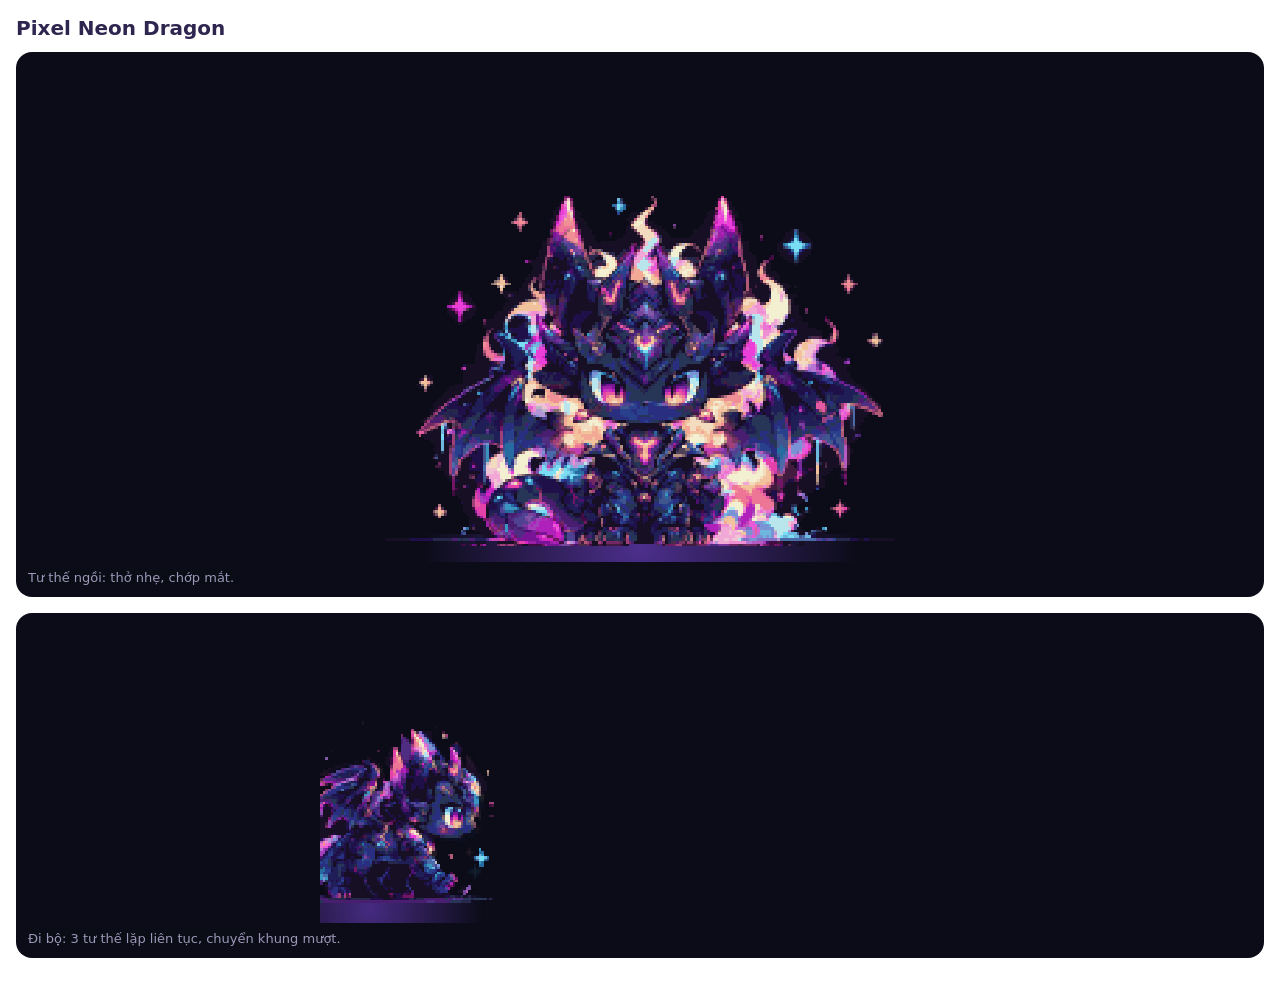
<file: Pixel Neon Dragon.html>
<!DOCTYPE html><html lang="vi"><head><meta charset="utf-8">
<meta name="viewport" content="width=device-width,initial-scale=1,viewport-fit=cover">
<title>Pixel Neon Dragon</title>
<style>
:root{box-sizing:border-box;--bg:#fff;--fg:#2f2650;padding-top:env(safe-area-inset-top,0px);padding-bottom:env(safe-area-inset-bottom,0px)}
@media (prefers-color-scheme:dark){:root:not([data-theme="light"]){--bg:#0b0c17;--fg:#d9d2f5}}
:root[data-theme="dark"]{--bg:#0b0c17;--fg:#d9d2f5}
html{scroll-padding-top:env(safe-area-inset-top,0px)}
body{margin:0;background:var(--bg);color:var(--fg);font-family:system-ui,sans-serif;padding:16px}
h1{font-size:20px;margin:0 0 12px}
.card{background:#0b0c17;color:#cfc6f0;border-radius:16px;padding:12px;margin-bottom:16px;overflow-x:auto}
canvas{image-rendering:pixelated;display:block;max-width:100%;height:auto;margin:0 auto}
p{font-size:13px;opacity:.75;margin:6px 0 0}
</style></head><body>
<h1>Pixel Neon Dragon</h1>
<div class="card"><canvas id="a" width="640" height="500"></canvas><p>Tư thế ngồi: thở nhẹ, chớp mắt.</p></div>
<div class="card"><canvas id="b" width="640" height="300"></canvas><p>Đi bộ: 3 tư thế lặp liên tục, chuyển khung mượt.</p></div>
<script>
const D={"pal":["#f3f0d2","#f3dbc0","#f1c2d3","#f2c29c","#f2a8d6","#f2a996","#ef90d3","#f09096","#b9e6ed","#bcb7c5","#79ddf4","#6eb8e0","#b495d6","#b89585","#7a93d5","#3c95c1","#eb74d2","#ed7596","#ea5ad8","#e55aa2","#b675d2","#b2747d","#b55ac1","#b05a76","#8070c6","#836e6d","#8056a9","#7d5766","#4b6ba8","#266ca1","#40548e","#ec3fda","#e442a9","#c23fb3","#a33fba","#a04079","#d424c3","#b020ba","#9c20a6","#76459c","#79369e","#76455e","#763661","#79289e","#732765","#7a1496","#731565","#4f4293","#4f405a","#4f2d83","#4d2c4b","#29418c","#292e80","#273657","#26274b","#491e71","#49116d","#431b3f","#410c41","#1f1e56","#1f104a","#171024"],"spr":[["......................................................................................................................................................................................","......................................................................................................................................................................................","................................................................KK.............................F........................w.............................................................","................................................................z2K................bR..........VF......................K4z............................................................","...............................................................W60zZ...............fuZ..........n.....................Zw1hWZ..........................................................","..............................................................Zwg0zZ.............tsabtZ........nz.....................Zw21KZ..........................................................",".............................................................ZWwi0jV..............uaft.......Vd5......................zw60zZZ.........................................................","............................................................ZZCvi24KZ.............Ztt.......O33O....................ZZWvg0gKZ.........................................................","................................................n...........ZZxvi51KZZ.............P....ZZZp11lZ...................ZZZKvi0vKZZ........................................................","...............................................FnZ..........ZKvig72KZZ.................ZZZl117.....................ZZWxiv2vAWZ........................................................","..............................................Ol7FZ........ZZKvi575wZZZ...............ZZZn111O....................ZZZWxvv4vvK.........................................................",".............................................rhh77n........ZVAih777hVZZZ...............ZF1002VZZ..................ZZZzAvvivvBZZ.......................................................","..............................................ZlhF.........ZWvjh777hKZZZ...............Z30011GZZZ......D.........ZZZZKvvBAvvBZZZ......................................................","...............................................On...........Kjhhhhh7IZZZZ.............ZZF11113FZZZZ....O........ZZZZVJABJBBvvKZZ......................................................","................................................F..........Kzjhhjl50jOZZZZ............ZZZF11111lVZZZ..........ZZZZZZGnyBCJBBAKZZ.................ZuR..................................","...........................................................OJCjjn777hKZZZZ......W.....ZZZZF111116VZZZ.........ZZZZZZGmmCBHJJJIWZ...............ZZZtRZZ................................","...........................................................WJHHGh777hxZZZZZ.....Z....ZZZZZZF11112mSZZZ.......ZZZZZZZziyCCENJNTK.......I........ZZZftZZZ...............................","..........................................................VINHJNqh775xVZZZZ........ZZZZZZZZZn11882MZZZZZZZZZZZZZZZZOCvCHHNNUTTGZ......W.......ZZZXafYZZZ..............................","........................................................ZZVITTTLDDl77jGZZZZZ.ZZZZZZZZZZZZZZVO28886MZZZZZZZZZZZZZZZZnxyEENNTUUTnZZZ...........ZZZXfaafZZZZ.............................","........................................................ZZVUXUTRLLLDljnZZZZZZZZZZZZZZZZZOKZVn288kyZZZZZZMd93dnOZZZZnxLNNNNRXTXnVZZ..........ZZtfaaaaabtPZ.............................","........................................................ZZzUTXXRRLLLDmnZZOZZZZZZZZZZZZZVCWSz2889ONKSZZZd001MZZOFZZFzENNNNTRXUUnOZZ..........ZZRufaaaafPRZ.............................",".......................................................ZZZzUUXXXRNhDDDzFZOnrpMZZZZZZZSYWBWz4882EYyJVSS9000SZZZZVOZnENNDlMRXXXUzGZZ..........ZZZZYtaaPYZZ..............................",".......................................................ZZZzKYYYYSXG9LDNnVnrOn39pSSZZSVIHyz6442yTYNyIVp000pZZZZZZZVnENTDITRXXYYzGZZZ..........ZZZYXbfYZZZ..............................",".......................................................ZZVnzYYYYYYXsTRNnOSSSZF102MZSSKHyNm444gDSGTyqI9000MZZZZZZZrOTSSuXXXXYZZzFZZZZ......W..ZZZZZfPZZZ...............................","......................................................ZZZGVYZZYYZSYRRRSFFSSZZZ9001MSITyHT6448cizjYHyD2888pVOSSSVZrZYSRRSXYYYZZZzZZZZZ....WW...ZZZZtRZZ................................","..................................................CWZZZZZzZYZZZZZYYSMRRRrOZSSSM0005VVqHHI448884ggWHEyr882642dOSSFVSSSRYYYZYZZZYFOZZZZ..GIZ......ZZRSZ.................................","....................................................ZZZZVzZZZZZZZYXSRYSSVnSSVVS3001ILLHNG4888884iIHHHqe8442319VZzZXYYYYYZZZZYYYVnZZZZ.FnZZ........Z...................................",".....................................................ZZZOGZZVYZZZZYYPfRSZnVM913100dPsPLXn588884iiGTNEosk430111rOOYYSPRYYZZZZKYYYnZZZZZ7OZZ............................................",".....................................................ZZZOOZZZZZZZYUYYuuRROF3000003RtuPPZd55882gighYNuPsu5110007rZXXRRXXYXYZZYZZZnZZZZr5OZZ............................................","....................................................ZZZZGZZZZZZYYNUYYXQRRSn100001RtQPPLV7555002ghhVQPPQfu100112GSYYYYYXJPXYZYZZZVOZZZl5FZZZZ..........................................",".........................................d.........ZZZZVGZZZZZZZPbQXYYRRRSO10001MPQMNPTO555530037hORQPQPfM1013dZYYYSYYPubRYZYYYZVrZZZr7hVZZZZ........................F................","........................................M3OZ......ZZZGVVGZZZZZZZtRXPYYYZSSSMMMrSXQNNNQYF5555r90335FSQQQQQYOpFOSZSZZYYYtXfRYZZYYYYnZZZZh77FVZZ.......................ZnZ...............",".......................................pd33V......ZZFFZOVZYZYZYZYYXRYZZZNLqo9MSRXGNlIQZZZFdFrr9133dYTIrNIXNSq9oLNRZZYXRXXZYZZYYYYnZZZZV5113OZ......................ZF7FZ..............","......................................pd333dp....ZZVdZZFVYYYYZYZYYXXYZZZXRLLNZRXRTl7CQZRRSZTllM93lpZTz5nTRRuSuuNRSZZZXXXYYZYZYYYZnZZZZZVl111rZZZ...................n777nG.............","........................................p1d......ZZFdZZFVZZYZZZZYYXXZZZZXYRRXGTRTThwNQZRSZWTDqLOOYYZTC7nTRRXVRTRXYZZZYXXYZZYZYYYZnZZVZZZZd111pZZZ.Z.................n7lV..............",".........................................3......ZZZM5pZOZYYYZYZYYYXYZZZZXYSIZxwTNz5JXSZRZSTTTNNNSYXZRNnhIRTxzZVSXZZZZZXYZZZYYZYYZnVZZZZZZO1011MZ....................VhV...............","..........................KW.............rZZZZZ.ZZZZr55FnZYZYYZSYYXZZZZZYXXYWzzxNlhNXSZZYTTTXQNNNSZZSTz7zTzzIZYXXZZZZZYYYYSZYYYYFOVZZZZZZZ00122Z.....................F................",".........................ZCWZZ............ZZOYZZZZZZVl557YXXXYYVYYZZZZZZYXXYVTMwC5nTRSZSYXQXYYQNQSYZYOJ7hznOTVYXXZYZZZZYYXTZYYYYOVVVZZZZZS00042dZZZ...................................","........................ZZAKZZZ............ZZZZZZZZZZVl5dVXXXYVOSYZZZZZZYXXZSRl7j5ITRZSXYTXYXQZQRYRZZXIn7j7zTSZXXYZZZZZYXTSZYSSSFddpVZZZZM000409ZZ....................................",".......................ZZWvCZZZ.............ZZZZZZMpddd44OUSSZOOTYZZZZZZZYXZSRGh5hISRZZXTWYXXRQYTTXZZRTC57hMRRZYZZZZZZZZXSTYSTTV31111FZZZ5000200rZ....................................",".......................ZVwvvCWZZ...........ZZZZZr53331346FOSSZTTSZZZZZZZZZZZSRMzzGTXRZZYXXXXssRQQXSZZXRIznnRRRZZZZZZZZZZXSTVOTTF113326OO31000000rZ....................................","......................CBvvvvvACWZ.........ZZZZSd333333336mOTTVTTXZZZZZZZZZZZSSSYSTTXRZZZXRYDobMRQYZZZYXTTUSRRSZZZZZZZZZZYSTOVTGl3334666310000000pZZZ..................................","......................ZWKAvvxOZZZ.........ZZZO333333333346GITVTTYZZZZZZZZZZZSSSSYTSYSZSZYYLqqeqMYSZSYYXXTSSSRSZZZZZZZZZZZYTTVTzd3344466400000000pZZZ..I...............................","......................ZZZKAxZZZZ........ZZZZV532222466644qVzOVTSYZZZZZYYYYZZSOSSSYYYZSZQQLDDqoqqNLRZSYYSYRSSOOZYYYYYZZZZZXTTVGGO4644466600000000rZZZ..O...............................",".......................ZZZAKZZZZ.......ZZZZZ59ousec666E44SZFWVTXZZZZYYYYYZZZSMRSSZYZZZRRMQDDTLqqLNNSSZYYSSSSSZZZYYYYYZZZZYOIOzZYq2c888442000000cZZZZ..................................","........................ZZCWZZZ........ZZZZM2RZYYYu844JyDYZZWOTXZZZYYYYYZZZZZSMFMZZZZYZXRMTXRQLDLNSSZZZZZFOMSZZZZZYYYSZZZYOTWVZSSkIb88822000002qZZZZZ........W........................",".........................ZCWZ......IZZZZZZZ9MZZZZZYs44JmWZZZIITYYZZYYYYZZZZZZSOFYZZZXXQtYRXYZZRQNSsQXYZZZZFRYZZZZZZYYXSZZXOIGZZSYzz988840004209ZZYZZZ........KV.......................","..........................ZZ.......VZZZZZZSbZZZZZYSM44IACWZpGIIYYZYYYYZZZZZSYSFSZYYzTXRQPYZZuuZRYuQQRIOYZZOMSSZZZZZYSSXZZXOIVdVYJgK9882g404429SZZZZZZZZ.......Vz......................","...................................ZZZZZZZSfZZZZYYSb88sBgBO36OIWYZYZYYZZZZSRYOMZZURTjzTXXYZRusNYRQTIjnXNSZYrSSMZZZZYSYXZYYVV91nJgvL8886ggi4cMYZZZZZZZZZ........GG.....................","....................................ZZVZZZRfYYYYYYYa88oCB4Ed4wZYZZYGOSZZZZMMYFZZVTSXNxjGMXXRLDNTTMzjzTRQyZZVFSMMZZZYSrYZYZZn27HikAL8884ggg42OZZZYXYZZZZZZZ......j.....................","....................................VGZZXSZbSYYYYYYb88cJUobLyijVYZYIDMZZZMLMMVZZZZXXXRNldTTTDDNNM3DNRXRRZXZZOSMMOZZZLpYZYYzwzTyiHJu8880666427ZTEHTHZZZZZZZZZ....hG....................","....................................GZZTPftPbZZYYYYPbcgUUNsfLInVYZZONLrZfsLMFZZRZZZSRRRTTNrNDqDDNMNSRRYZZYRZFMLLsRYDLFZZYKwzNLyLNTe8880662113uQXYXTZZZZZZZZZ...V7F............Or......","...................................GnZZTXXXfbRYYYYYXDAvJXTNLNNTZZZZZMMNGLLLMSOZRRTTVSRYONr3pyyl3DGOSRYSTRuZVSMLDsLqLNGZZZKVNNLNTTY8888262109RXXXYNZZZZZSOOOV..Zr7O............pdZ.....","...................................nnZZZNYXXRffYXXsuJBvyYYTNNHELYZZZRNQNDDLMSSZZSRNNSXTENd5zEyx3dDETSRTTRZZYRNLDDDLLLIZZZTLLNLXXYIi8888011pQXXXYNZZZZZl51226mrVnjZ..........Fl33dO....","..................................Z7hZZZZQYXXXtaaaaJBobeXYXZTNLNQRYZMuNNQGnFpRRZZYTTTYRNDl3hAw53yDTRSRTTYZZSMlMlNuuuLOYRNRQuLRXYZxvv88801uPXXXXNXZZZF333322446xzV............Od3MZ....",".................................ZZ7hOZZZXYYXXXuaayyebbkyZYXZYXSSSYZRuRRRTFMMMuZZZYRRRSTTDd1731cDITYSRRYZZYMMrrDNPRNNZXRRSYYZYXYIvvv6880utXXXXZNZZZp2332226kDYYYZ.............OpZ.....",".................................ZZhhnZZZZQYYXXQPbyebacvvWYQYZYSRRRSZMRRRSddNuNZYZZSRRYSTTf800asNNNZRRSZZZZuMF5GQPRQRSQuuPQYZXYYxivvg88MQPXXXYQYZZM2133222gSZZZZZZ....................",".................................ZZnhhzZZZtZYXXXXRbLbavvvAYXYRZZYXYYZRQRRYNrLNRYYZZZSRYNSNNfaaoDNTNYRRZZZSZMNNLSRQQQZXXXXYZXYXSJvvvvg8sYUXXXYZLZZZd3312226DZZZZZZZ....................","................................ZZZGhhhjFMfZZXXXXXtuQcvvvNYYYSSYzYYYYZRRQSRNrMSRRZZZXZSERRENsfsCTTRZSSZZSRRSGMQSRQQSYXXYzOYRYSYWvvvvcbYUUXXYYZmmZZ5331224kZZZZZZZ.....................","................................ZZZZnhhjjjkZZYXXXXYbPBvvAYYYYYYSYZYYSZZRQQQRSSRRRZZZSZYNRRENNfLNRTSZZSZZRRRRSZQuuuRZZZYZZRYXYXYYHvvk8sYTUXYZZZngjZ5332226kZZZZZZZZZ...................","................................ZZZZZrhgggkZZYXXXYYbaoivvCZYYZYYXZZOzZZZPPQSSRRRRRSRRXSZZRRNNfTRRYZSRRRSQRRRRSQuuRZZVlYZRYYYYYYOvvvicuYYUTYZZZGggq5131312cNZZZZZZZZZZT................","................................ZZZZZZYVGLLZZZXXYZS882jvvvWZYZXYZRsXYZZZRRRSRRRRRQRSQQSYZZXRQtRSZSXQPRSQQRRRRRRRRZZZYYusXZZZZZZjiiivikZZYYYYZZZosQS2111346qNUZZZZZZZHy................","............................YZZZZZZZZZYYSLZZZYXYYZ988ggiwVZZZZYZYYPuXZZZZZZZZZRQQQRSSQRSYYZYQtSZSRQuRYRQQRRSZZZZZZZZZRsRXZYZZZZZn7hvvimZYUXYZZZXXSZk212ckkENimTZZZZZZZ................","...........................KxZZZZZZZZYLsuQZZZZYXXYp88hghZZZZZZZZYYYYSZZZZZZZZZZZRQRRZYQSSYYZQPZRRRuRZSRQQSZZZZZZZZZZXXSYYXZZZZZZZr5gicRYTUUUZXXXYYRc426kkkyNwggTZZZZZ.................","............................ZZZZZZZZZTYZXXQYZUUUXXXb87pSYZZZZZZZYYSSYZYZZZssRZZZZZRRYZZSSXXYYYXXSQRZYSRRZZZZSusQZZZZYXXWYYZYZZZYSSr14sZXUUUUYZXXYZZOMMDokkmmiggiYZZZZ.................","............................ZZZZZZZZZXXZZZYZYUUUUYY8dOXXSSYYSYYZZYYSYZXZZPeebftSZFZSSYZZSSXXYRRXRSZSSSSOZZPtbeeeZZSZYXXWZZYSSSXXRRRSdbYXWUUUUXUTXYZZZYYYXQDyikkkCZZZZZ................","..............pZZ...........ZZZZZZZZZTNZZYUUTTUOGWs89SXYYSYSYYYYYZZZZZSYZuebbZZRtMVZSXSYZYXTTNRXSZSRRZZpPtSZoebeZZRZZYZZYYYSSSSSSSYZdafOllOUTNNTUYYZZYYYYXXXRuokmYZZZZ................","............ZV3VZ...........ZZZZZZZNsMZZYUUJJTFd3rR92lSYSYXSYYYSSYZZZZSRZs88bZZZZPPZZRQSYZYXJNRSYXRQYZZPSZZZu88aZSRYZZYYSSSSSSSXXSYp88srdrdIUUTTTYYXXZZYYZYXQPQXHNYZZZZ...............","............p335r...........ZZZZZTDRZZZYXUUUJFdNdpV333lZSSSSSSSSVSYZZYRRZd889ZYYYYRRZYQRXXZYTTYZSRRRZZRZZYUYM888ZRRYZYYYSVSSSSSSXYp082dMpQNlWUTUJUYYYRZtfZZYYXQPXXNJYZZZ..............","...........ZZp3rZ........ZZZZZZVqNZZZZYXTTUUZpNTfM31113dOOOVVVOVSSYZZYRRSp889UUJJJZZZZRQQSXZXYZSRRRRZZZYUUTNM088ZRRZZZYYYYVSSOVVVd00211ttLPNVZYUUNXYYZRRZZZZZZZYYXXXHNYZZZ............","............ZZdZ.......ZZZZZZSDNZZZZZYXUUUUZZTtmtM11115dlpYWWWVVYZZZZYXRRR889JCCCJZZUZRRRQXSZZSRRRRYYUZWJHHJD08pSRRYZZZZZZYYYWYO5100111MQofPYZZZYXXYYYYXZZZYZZZYYYYXXXHNYZZ...........","..............F.......ZZZZZZNDSZZSZZYYXUUXZZZPfEXr111MZZZ55OZZZZZZZZZZSRRS808JAxABZZCWRRRRRSSXRRRRRYCCZKAwxCo80MQQRYZZZZZZZZZOd44221142rUNPfXZZZZYYYYYYYXYZZYZYYYYYYXXXXHKZZ..........",".....................ZZZZZZETZZZZfPYZYXYYZZZYfPTUp11dZZZZ357dFVZZZZZZZSRRRp00EwjjjWOwKQQRRRRSRRRRRRYxwZzhjwB988RQQRYZZZZZZZVn7324442161pUJXtPZZZZZZYYYQYXXZZYXXXYYYYXXXXXNJWZ.........","....................ZZZZZIEYZZZZZZXYYXYYZZZZQtXHJp11rd3pF377775lnOZVVZRQRRR90kwh55znhIQRRRRRRRRRRRRSh7K537hx00uQRQSZZZZVFl7777734532643pKCTXtYZZZZZZXXRXXXXZZXRXSSXXXXXRRRQHWZ........","...................ZZZZVyTZZZZZZZXXYXYXZZZZZPXXJUp0113335357777745333pYRSMRN82w553353GQRRRRRRRRRRRRRd351337c0oRMRRSp3333577777734kg6533rYJUXQXZZZZZZZXXXXXTSZXRXSXXXXXXRRTTRIOZ.......","..................ZZZZIDYYZZZZZZYXXYYYZZZZZZXXUUZZ01223333357732801335VSSMSTNcc731135NPQQQQRuquPQRQNn31135h8sNSTRSZ53100153377716zN7554ZZWTXXXZZZZZZZZXXSSzjOYQQXXXXXXRRRTTNTGIZ......",".................ZZZZzTYYYZZuXYZXXXYYZZZZZZYXXTYYZl6442224433320880013dZXSRSOTLNnlllDLLLuPQRZSQQPusqqlddlGLNTRSXXZp33131135565336gZOg6mZZYUXXXYZZZZZYYZXXXjjjORQRYOzj9lnzGNNNNzOZ.....",".................ZZWzSYYYYYYYYZXXXXYZZZZZZZXXXXYYYMii699224666308800035ZYRSOVRRTNNNNuuuPPPQPQPQQQQQQQNNNTTROOOSTOZd310013131033466MZHgMZYYXXXXYZZXYYJXYZSSjjjzXRRXWzg9ssVGnnzNNzV.....","................ZZVzXYSSSSYYYZYXXXXXZYZYZZZXXXXZZZYlg6cc996mppd088001znlGOOOORRTMQQQPPPPQQPPPPQQQQQQQQQQRRRTROTTzllh301333dppp5346IZYyZYYYXXXXXZYYXXxUYYZXTnjGXXXRmig6MsZZZVGnzGn.....","................ZIzXXSSXSSYYYZYYXRXZYTSYYYZXXXYZZZSRkccccMZZSMMF9811h511IOVSRRRRQQQQPPPPPQPPPPQQQQQQQQQQQQRRRSVVG303z013dMORXXZr7HTYTYYZYYRXRRXYYXYXXYYXXYRRGMRTGYmgijOsZZZZZ.Gnnn....","................OGSTOSSSXXXYZYYSRRZYTTTXYYYXRRYZYSRRRqeccoZYYSOFd555zh73jKrFSSRRQQQQQPPPPPQRRRRPQQQQQQQQQRRRYMpIh5h7zd13pOOXXXZlmLoNSRRRYZYRRRRUYXXXXXXXXXYXSXDnRXFiizSsZZZZ....nF....","..............ZOGTTTTOXMOYYYYSRRRSYXUUXXYYSRRRYYXRRQQRZSLLZYYOGr531rCwzzVd115pZZYRQQQQQPPPQQQQQQQQQQQPPRSZZrd11dGzCwzO133FOSSYZFMRYRRRRRRYYRRRQIYXXXXXXXXSYYzzDDQRNixVSsZZZ...........",".............ZVzTTTTGlnGzOYYXRRQRYXXXUXYYWXRRRXXXRRRQRXYZZZYSTFp533VVMpd1000137gxGVZZZSRRRRQQPQRRRSSZZVIzj7331111drFWVd35pOVSYZZZXXRRRRRRXXRQQQIYXXXTTXXXXXXzDQQQRRzZZSsZZZ...........","..............zIIGzn9eZZMOGSRRRQYXXXXSXYYWRQQQXXXRTQRXXYYYZYVOIF533331111010016ggg63pdMZZZZZZZZZZZVdpd5igg531111111113557GIOOSZZYYXRRRRRRRXQQQRNWXXXDEXXXXXRXQQRRQQzZZSsZZ............",".............zIGnnGZauSZGVITRRQRXXXXSSSXYKQQQQRRRRQRXXYXXXZZSOGzFpl533111135114nqg4ORVZZZZZZZZZZZZZVSR96kF355113311113dnOGIIOZYSSYXXRRRRRRXQPQRNKXXRTERRRRTTTSRQQQQnZZSMZ.............","...........ZGGznOZZZbSmgDYXJJTTSXXXXEXXSYKQQQPRRRRQXXXSXXSTSYIOIGGO535101135313QtrSQQZZZZYYZZZYYYZZZXtRpRtd5511533113FVVOVOIWYTTRXSXSRRRRRXQuPPPJXXRRNQRQQQTTRRQQQPlZZZSZZ............","...........GjjGZZZZZbY6myXTCCNVXXXXXNXXXXzQPPPXRQQQRRSSSTTTTTVIzh7h53533335531MLsSZYQYZZRSSSSOTStSZYXPSZtsu5533335315llh7GIOTTTTTXXXSRQQQRXRPPPPzXRRRQRRQQQQNNRPPPPnZZZZZZ............","............nZZZZZZZaZOYzRHHQRXRRRRRRRRXXzQPPPXRQQRRRXTTTTTTVOzn31133355555553YHLQOZZYYRTOTROMTNuRSXYZORoCRd3100113353331nzGOTTTTTRRRRQQRRRQuuPPzRRRRNzzGNPLLuuQuPPnZZZZNT............","..............ZZZZZZaYYYzRNQRSQNQQRRRRRXXzPPPPRQQQRRRQQQNNNOIzzd11113335553555VUNLrrZZXSzhzDNDEnzGMSZZdPLEZ510000013511105zzGITTTTQQQRRQQRRQuuuPnQQNyvIVzkoLuuuPPuuLrZZYZ.............","................ZZZZbZYWzQQQRSNNNPQLLETXXzPPuuRQPQQQQQQQNNNGzznl110553533333pZZZTTNSZZSIz53hyx53jCTZZZMQTRZSp000001373110dzzGGMTTNQQQQQQQRRRuuuulQEoemxOOSakzDuuQuuLzZZZ..............",".................ZZZbZZZzQQQXPLLLDzoeOIzOzPtttQQQQQQQQPPLNNDznnMd11377lLf93pSMOYXTNuZZXUCj513137wHXSZMNCTYSruo1afsnhh110dGzzzDNTNNQNDuPPQQRRuuuulqeeekixVZbMYIquQPuuzZ................","..................ZZbZZOGPPQQuuLmEXufYZZGjutttQPRQQPRTELQTNLDzGOn735hhjISMdqNhhSZYTNdZYRTDwh33hxNNSZSDEKYS13us9PYGjhhh57IVGzzDuTNRRQDuPPPQQRutuuheeeekivOZbSYZYzDQuumW................",".................ZZZbZZGDPPQuuDzSYYufZZZZIutttQQQRMlcmmkoRLLLDOzznxxxxzWFpLNLpMRYZXIlZZYTNzz55CNNSYZuLDZSMMppPuepZxxxxxyyEODDLLXGxCCqLPPPPQQtttugeeeeiiwYYbSZZZZGGuumVZ...............","..................ZZRZZGLPPQuqIYZYYufYZZOlstttQRMd00024keNsssMDDzGzzxxIrrQRRQMRRRYZIDuZYYNzn35CNSVZRspZZMMMMQQPuspIxxzzzEEGNLLurmZZZeomDLuQQtttsgeeocivIYZbSZZZZZnLumVZ...............",".................ZSZZZZzLPQQDIYYYYYufYSl22qtttXd0000000coyssuIHqqDocnGOYZZZZZSplddRZONpSSMz733jTMZsuMZYdddpMYZZZZSTzld57lDDTLuusbRZS9eooyNRQutssickiiwzZZZbSZZZZZVzumV................",".................OuZZZZzLuRxOZZYYYYufO71229Pttp00002qYMFZzPsYIceQYcccZSqkmlZZZZZRLNZZMFrSMTw55CNMMurZYSNMYZZZZng6kMV12ec66kNQuPbabYZd99omvxRPtsqiiijizYZZZbZZZZZZZzumV................","..................ZZZZZzLunVZZZYYYYufd11220utP90000cZZZZYDuQEecoYLc6kq64ccpZZZZZZSRYZZSLSMMCgjINZuQVSSSSZZZZZZO4223d98abgcceQsPeabuZZl1vwwiIPssmVVWxEYZZZZbZZZZZZZGDmV................","...................IZZZzsunZZZYWYYYu9211200otQ90000NZZZSeboTcbbLQec6ccc8cMFZZZZZZZZRYSYNSRROBCTNZuRYSRYZZZZZZZrSp2228aaekckkmuL6cceXZr02wwwwusszVZZUHZZZZZ9SZVZZZZOlmV................","..................VVZZZzsDGZZZYCWYYs21112002Pu00002EZZZkabxqbaaLfabccbbsXZVZZZZZZZZYQYSMYSRSSSMNZRRPSYZZZZZZZZOZSMpbaats656ggNm126cuU7014wwwLsqGVVZUHZZZZZ3ZZOZZZZZnmZ................","...................ZZZZzLqVZZZYYYYYs22220000cq000006YZDcaacbaa09abffftPPYSYXZZZZZZZZRYYSMMTTRTNROuRXSZZXXXZZZYYOSNLNuuus666g6j70024og1013gwwDsmVVVVUHYZWWZ3ZZZZZ...OG.................",".....................ZZzLnZZZZZZZZYu222420004v000002mIqaaaaaa018aabftttQZMIXYZZYYtfRXYZYXrVSNNSOMSYYRLtfRXXZYSSIVNLLLLNm6gg611000002100133jxzqzVVVVxCWYZZZ3ZZZZ....ZW.................",".....................ZZOqGZZZZVVZYYu444440000209dpMMMOVMfaaa818aabaabfsIldlUXZXYXRPtYXXZZXFOVVFMSZZSYPfQRXGZXMhddIDLEIF6g64000000000000133nWnnVVVVVxxWZZZZdZZZ....ZWK.................","......................ZZIZZZZZOGZYYuG44440000lMYXXPsXXXYYSRs918abtatttDzd5IFOZXXXRRXYZXYZZWFddMYZYXYZRQQRXGZSMI5lzzEzVr6g60000000000001333hWOOVVVVKwOZZZZZdZ.......YK.................",".......................ZKYZZZZZZYYYuYq42420pOzxzUXfafXYYYYYYYMePQPftsuRXVIIGOIZYZYXXXYZXMZWKMMrZGRXZXQXXYXSSGzTGMZZZFsul124100000100013333hWKKVVYYVKZZZZZZdZZ.......W.................","........................KZZZZZZZZWWRYYg229OUx41hwTRffQXYYYYYYYZYXPuPPPRYZTIYGSZZSRRZYYZZGlZVYTVFnMZXXZXRMSYSNSTTSZSMqssR112642014411333355zVKKVYZZZZZZZZZZpZZ.......K.................","........................KZZZIYZZZWKZZJi29OUCwwwwHRXXXRTXYYYYYYYZXUTXXRXYZUUOFZZRTTXRSYZZZMZZYTZMQZZYXXQRMMZZTOXXZVEDLDLNd016hh73333377767zVVOKWZZZZWZZZZZZYZZ.........................","........................KWZZZZZZWBYZKAAmYXUTTTUTRRXXXRKVYYYYYYYZZYUZZZXYZZOOZZZSMSSXNSSZZSYZZZZRRZXRMPXSMOZZYWOYZZTNNNHK9026hhhh5337hjwzOVVVOVZZZZZVZZZZZZP...........................","........................WZZZZZZZzAXYBABYYYYXXYYSRRRXXRRIYYYYYYYYZZKYZXSYZnzYYZZZORQuLQQRZYYYXYZYXSPusuPROSZZYTGzZYZYTJUV988817hhh73hhhjIWVYYVKZZZZZIOZZZZ.............................","........................WZZZZZZZwxHHAAXYXRYQQXZRRRRRRXXzSSSSSSYYZXXKXSSZZSZYYZZZZYXPPPQQYYXrplWYZQPufPRYYZYZYXYVZSYZZXYrckm24hhhhh7hhhhjWZYYzxKZZZZDkoZ...............................","..........................ZZZZZOwxyBBHYRafYXQQZRRRRRRRRzTTSSSSYZYYYKKXXYYYYZZZYZXYZSPtPQRZOz3nzZSRPutuZYXYZSZZXYYYSYZZSRSmvgjhhhhjjhhhhhjzWYKwWZZZZZZqL...............................","...........................ZZZZzjwyyBYXtPXXXXQXRRRRNzzzzTTTTSXYZYYXKXUUYSXZZZZYYRQQPuuQQRZWISOIZRRuuuuPQQXYRZZZUYXSXYRTTSCv6315hhhwhhhhhhhnYKKZZZZZZZZs...........O...................","...........................YZZZzjjxBKZYXXXPsQXXZXRzCqqExxITTTXSZYYXKXXXZZXZZZYZSSQPPPuRRQSZYYYZZQQuuuPPQRZRYZZZUZXXXXTTRSCv10003hjxhhhhhhhhOZZZZZZZZZ.............nZZ.................","...................l........ZZZzjjwwWYYYXQsfftPYZOq2002cDxDTTSXSZXXXTXYZZYYZZQXsSRfuQQRRRRZZYYZYQQQPPPfRZduQRZZZZZXXTTRRSB6000007wBx11hhhhhOZYZZZSRZ.............GhGZ.................","..................V5O.......ZZZWwwwwZYYYXLsfffftRXMd88888oxNTTSXYYXXXYZZYZZZOQXQMZSbRQQRRYZZXXZYRRRQPtfZZDXRNZZZZZXXXRRRVg0880006BBB116hhhgOZZZZZuf...fZ.......OnhhjwV................",".................rd35r......ZZZZCwwwZXXXXLLtttRQQNNTTPbaaamxTTTTXZZXXXZXYYZZIQXXSXXfPRQRYYZZZZZXYXRRRfPXYMSRNVYYYWYXTJQXn2beec00gBBy16g6ggxZZZZZZRfS.ZRZ........ZzhzW.................",".................Vr3dO.......ZZZWxwwZXSTXQQYTTTNNLLDDETRfbciINTTTXSZZZWXSXXZORXYZYYYPuPXXXIZWZWSYYZPtPXYZZXQDVYSXUTXNCQUmbeeee04BBBm2429kmbbRZMlnVYfSZ..........ZZjZ..................","..................Zl..........ZZZWCwZTTTTXXXNTNNLLqqqLNqDGMxJHNTTTXSYYWYXXXXVZZZZXQYYttZZXSZYYZYZZSQQXttSXXSMZYSSKTQQCKBe933cekBBBB40111me88bu8009VZZZ............GZ..................","..............................ZZZZZKKINTTTTYTNLLLLDqLEyyByBCKJNTTTTSSSWWXXXYZpYZZYXYQuQXYYYZYYZZZSsXXXPPYYXupZZYWKPPNIqk93333eyBBBm002226888888888gZZ.................................","..............................ZZZZZZCIHTTTTYTTLLLLLDyByBBBBBAJKITTTTTXSKZZYZZnYZZZYYPQXXXYZZYZZZYYXXRXRXZYXMFZZZZXQUNok4253339mBBxiieeeba8888888244S..................................","..............................ZYZZZZCKCININfTTTLLEEyByyBBBBBivKKHTTTTTTZZZZZZFZZZZZZYZZYYYZZZZZYYYZZZZZZZZZVOZZZZZBBBBBx666236yBxmiiioeeeb88888826Le..................................","............................etZOZZZZZzICIINfNTNTTNHyyyBBBBBBAiBWJENNNTXZYYYZZZXYzWGNQXXZZYZZZZZXYZZXXOIOzYXXZZXXYZUCBBBy44443ikkkooijkeeeee888888gLZZ.....Z.fb........................","...........................uS...ZZZZZZIIzEEfHHNNNTUUJHCBBBBBBvAUznGITYYYYYZZVSXSTELPXXXXSZZZZZZXYXXXXRQGIXXRIZYYYYRUBBBl44424211ceekjibbbbe98888cOZZZZ..suRSZR........................","...........................Pu.....ZZZZWCEqELDJNNNNJJJJKJJJBBBAAJXLLNYYSZYRXZGRZRRQQsXZORRXZZZZZYXXXZZQuQuXSSMGYSTYRTYWx2444244433eekjkbbbbec88aabbbuZZeSRXZZZ.........................","...................................ZZZZYJITHNCKNNJJJJJBAixKKBAABRLLLYSnVTTXFMSFRRSXuXZnQRRZZZZZZXXTrZXMRRXOFRnZSDORhVg44444442246kkikeebebe48abbaabbusbbYYZZZ.........................","ZZZZZZZZZYYYYYYYYSSSSSSSTTRSRRTTXXXXNyxxxwxKUKCJJJJJJJJBAAAAKKBCXLLLYFnGSRSrOSzSSSRRXVzQRRZZZZZZXXTlZXRRRROrRlZREGFhG2244224228eooeeeooooooocsssssssssssssLLPNLLPSSSSSYYYZZYYZZZZZZZZZ","................................ZZZZ....ZZZZZZVzwwACCCJJJJJCBCWWq6ckEGVnzIZZzIZIIIIIOZzITZZZZZZZTIEGZSOOTGGVzrVIjVnjk6c4444666666kkmmmmyUWWWVWZZZ...ZZ................................","...........................WW.WJKZKC....IzzIzzOWWZZWWWWWKBJJJJHDDDITUOOOIWZZVWZVVVVVWZZ..........O.WOKKIzzVVVVVOIIIENNNEEEEIIIOOIGIIIVxIKWWKKUZZO..ZZZ................................"],["......................................................................................................","......................................................................................................","......................................................................................................","...................................................................z..................................","...................................................................jdOoYZZZ....V......................","...............................................................I...w1hkoXZZ....dz.....................","...............................................................NTZ.z70jcoXZ....pM.....................","...............................................................TNTZKh31iefY...........................","...............................................................TNNSKh702kesY........V.................","...............................................................NNNNzh710gkesZ.....ZYXZ................","...........................................................ZzzZNNNNxg6414keeQ....ZxNXYZ...............","......................................................V....Zw7ZNNNNzxm410ikmyX....C4RYZ...............","..........................................................ZZw1INNNNCLLk182ByTQ....CimY................","..........................................................ZZw5lTNNTTQNoe88mQZYQ...CA6Z................","..................................q......................ZZWjh5INNTUQQLuekgSZZQX..CAir................","................................................WXX......ZZWjh7nTTZXXQRLsDCpSRNRZYTCAm................",".................................................YXNI....ZZWhhhhUXYXYYMANuPdRRNqpYTnnm................","...........................................XTLNTTZZXDz....ZIhhhhCXYZZZSJLPPprSRNRKNldy................","........................................TNLNQQQQQLZXQlF....zhjhBBKZYYYXSPQGTzSRYZzhj7DMu..............","...................rn.................LLNQXXXXXLQYZYQLl....whyxCBJZZYUTXPQZYTOSSZIh57LMQsZ......d.....","..................OddO.............WNLQXXXXSYTDXXZYXQQm....wjgyHHYZZYUXQQXZZYZYSYQEjzLFRycRZZZ..p.....","..................l55n............CHTXXRXXXXNEUXYZYXQTIZ...wigyNHYYYYYYXXYZZZZZZZXXNLLrREobuZZZ.......","...................nn...........OHNNNNTTTTqkkEVZZZZSTOZZW.ZxmmyTTZZZYYYYWZZZZZZYZYSSuNOqLseaXZZ.......","...................GG..........zzzCCCJNHmkDRXXYZZXTJJnZZxmqNyEHTTZZZYYYYYZZZZSQQQSZSMSTm4kk1pZZZ......","..............................zwxzVZVymoQXXXuPYZXXIJJ7ZZNkoNHTJUXZZYYYYYZZZZYQuLuuSSRZZTLD539SZZ......","....................................zDPQQQQRRZZXTTzhdrZYqkyZNXUJXZZYYZYYZYZZRuDlLLMZZXQYTq173pZZ......","..................................GDQQQQsXYZZZXTTEIlpZYXmmmZXXXXYZZYZZZZZXRZRQLrpMNRZZRuSo931pZZ......",".................................nDQQQXZZZZZYXTXYRflMNDrjkyNYYXTYYZZZZZZZXRZRRSMupNSZZZuRNb83rZ.......",".................W.............ZzNQQXYYYYYZYXYYZZfozNNLwimyHZYZYUZZZZZZZZXXZSQQYRNMSRZZPXUQf9p........","..............................VDNRSSXXXYYZXQXZZZRqyYNLomNHyWZYXYTSZZZZZZZYXYRQQRRQSRRYSuQNLft.........",".............................ODNTTTTRRSYZYTTZZZZLHzSNEouYZWZZZYUNuYZYYZZZYZZRQRRRRQRRRYSLLPff.........","....................VVWV....OzNNDjJTTRXZYXTZZZZZJTZTLmEZZZYXQZYUHXQLLQLsLZZRQQRRSZZZSPSYYSLff....zz...",".................nl53355l...zMDzxUZWJQTXXXZYYZYUTNVLEqLZYTNXZZZXHTYXLLLLNRSQQRZZZZZZZZRZYYNss....WV...","................d53103FVl..zzzIZCYZZYTTQQYXXYZNTXTILLNTZZZZZZZZUTNYZYXSRQRYRQQZZPbbXRMVYSXVLn.........","..............O755102O....IxVZZTyZZZUXQQRQQRXXTYYSnMTQNZZXZZZZZYUUXZZYRMRSZRQQSZbbsYQbZYQQOCn.........",".......p.....O757300d..Z..OZZMOmqZZZWQQQRPQRXQXYZOGzYQNZZZYZZZZZYYYZQQXFMZYRQQRR88QJJXXYuuMrO.........","......O5d...Zlhh70003InddOZZp3dkTZZZNPPRNQQRXQSYZIINQYTTZZZYZZYZZYYYQLRYYZRQQQRr00UABYJSQMpFO....VV...","......p3O...Zhjhg40111640dld212EZZZKLPNHWJNQQQSXQXYXRQZYYZZZYZZZZYIEzNRRXZRQQQPp00CjwUBRuud...........",".......l..ZZZFzjjh7iv4263012kpczZZZyLNWZZZUQuQQPPRXYZXRVZZZWWZYZZZOzjGRRSZSRQuus00x5dnzQupp...........","..........ZDOZZzhhhivv166316XZIGZZVqEWZZZZYPuRNLLQXXYZXSOOIKZYZYYSZZVZZYZSRQPuLL90j533rQuurr..........",".........Q9mYWz75hvABA42gg5gYZYZZZIyYZZZZZYLRZZTXZZYZZYYVlSZZYYZRNTSZZSRSQQQPLDDNc953dLQQQMF..........",".........21hjgh55ABCHy21ivvkXZZZZZZZZZZZZZYNZZZZZZZZZZZYFnSZZYTNRNynNZZSSRQQQNNnINNNMQQQQQR...........","........9115hhhgjBBc880gBNyqZZZZZZZZZZZZZZZYYZYZZZZZXYZSOpXSZOINLD711rZZYSQQQNGzGNNNQRRQQR............","........r91137vBAk888006vyNoZZSZZZZZZYZZZZQQYZZZZYYYXTNNlQQRYOnrMsx601MYYZZSRQNNNNNQQRRZZ.............","...X..ZZZd137xBBka801111vvyTZp9ZZZZVxcoEYNXYZZZZWVXXRNDdFQQRYYTrVsyvv63SSYZZZZSSRRRRRSZ...............",".....ZZS7117xBBAc8003gggyTNYYpZZYEkckeoXQXXYTYZYYXYXMNTDlQQNSSSZYXTNmkeuSSYZ..........................",".....ZZl421hBBAA8881iiABYZZQXZZUm76coDQPXXYYXYYXQRZZSNufuzNNQYZYTTXRtLLfSETZ..........................","......p4671mBAAk8884ivvvmlMQqZWmg7giNYPtXYZXYYXRtQQRYRbsfNzNQSZXTZYRuXXQPhEK..........................","....ZZ52675mBBy8882iAvi11kekmCykgiiHYXQXYYZXYXUTRPRQRRPPurQQQXZXXYYYXXLLZn7z..........................","....ZZ11655jBBka88vAAv115iivAymkkyHXQXXYZYZYYYUXRQQQQSRRRNRRXXZXXWZZXQQLoG1n.................f........","....ZZ101357iBma88mAAg016givvvikyyYQPXYYXYZZYYRRRPQQQZYXXRXXYYZZZZZZYZRQLnd..................tt.......","....ZZ1111555iBc8bkAAg0116566wAyyYXPPYYXQYZZZZYXTLQQQZZZYXXYYYZZZZZZYYSQQDO......On.........Zbf.......","....ZZM002442iimkaeomv4111337vyyUXQQYYXQQYZZYZZZPDNQQZXQPPPXYYXZZYXSVRNNGTuR......n.......Ztbaabt.....","....ZZS104mc8ggiieoobkvi22h6kyyTXPPRXYZZYZYXZXRQuPPPRSQQuPPPQXRXZXXXKONuusseS..............RsaatR.....","......ZM09Tf85ggickaa8888014imNXPQPRXZYXXYYXYXQQPQQPYSYZZZSSSSXXXXXXTWSXPsss9................ft.......","...I...ZMddu8146gckaaaaa8c6gvKXQQQQRXZXRRXYXXSQQQQQRZZZZZZZZZZZZZZXTXYZXtffsLe...............tt.......","...W....ZZSZd0113ckkkkkc8biwTXQXRtQQXXXQXXYXXKRQRTXZZZZZZZXZZZZZZZWYYYZZPPfbPs........................",".........ZZZd01112cii2446cqQQPQRttPPYXXRXXZYYKXXXXYZZZZZZYYZZZZZZZZUYYXZPtPPQYX.......................",".....D...ZZZM00000010000dMYQQPXRtPPQXXXRYZZZZYYUXXZZZZZZZQZZZZZZZZZUTXXXXPPQXftP..W...................",".........ZZZZp10000009dMYTNQQXRPfssXXXXRYZZZZZZYYZZZZZZZQYYZZZZZZZTZYXXXYYYXfPQPYPqz..................",".........zzrOWSMlddlOUCNXETXYSXQfefXXXXXQYYYZZZZZXZZZZXQYZYZZZZZZYZZZZYYXXZQtQXZQQuyK.................",".........Ixxwwj722gvJJJXXXYYYYYYNoRXYXYXPZYYZZZZZTZZZZYQZZZZZZZZZXZZZZZZZZYQQYZQPLXIz.................","..........KJJCAj7jAJUJYYYZYOSYYYT.ZQXXXQXZYZZZZZZXZZZZZXZZZZZZZZZXZZZZZZYXYXYYXQXTBW..................","...........KCJCAAAJUUUJWZZZzUYY...YTXXXYZZZZZZZZZZXZZZZZYZZZZZZZZQZZZZZZZYZXQYQXJWKW.....D............",".............KBBCJJJUYUCIUzK......ZXXQQXQXYZZZZZZZYZZZZZZYZYZZZZZZQZZZZZZZZXXQQQLCZ.....qq............",".................JCCCKKJWW.........UQQQYXQYXZZZZZZZXZZZZZZZZZZZZZYZTZZZZZZZZXXQQQ......Dm.............","...................................WNQNzYCVxZZZZZZZZXYZZZZWKYYYZUWWJZZZZZZZZZYYZ.......DZ.............","...............YZZSSYSSYSSSSSSS..YZZUNHzSzVIZZZZZZZZZYZZZZZWZYYWKKKKZZZZZZZZZZZZYYSS..SZZS............","......ZZ.ZZZY.YXSYSYSYSYSSSTSSTTTTTSSSSSSSYYSSSSSSSYYYYYZZZZYYYYYYSSYSSSTTTTTTTTRTTLNNNRRRSRRRRRZSZ...","......................ZSS.SR..RRRTTTTTTTTTTTTTTTTTTTTTTTTTTTTTTTTTTTTTTTTNNNTTTTTTRRRRSSSS............","......................................................................................................"],["......................................................................................................","......................................................................................................","......................................................................................................","....................................................................K.................................","...................................................................KjIWE......t.......................","...................................................................Kh2zmLZ............................","...............................................................HH..Kj52xoL............................","...............................................................TNN.Zn716mksZ..........................","...............................................................SNNTZn7506kePZ.........................","...............................................................SNNNTj7200ieeP......SZ.Z...............","...................................SS........................V.SNNNNw71006oefX....z6SZZZZ.............","...................................Pu.....................ZZZjKSNNNNwg6116kees....KjdYYYZZ............","..........................................................ZZVhnYNNNNxLD218gkkyQ...WA4UYzWZZ...........",".......................lF................................ZZZVh5INNNXJNLo982AyXTY..WAvqZC6YZZ..........","......................VdlV.......................ZKV......ZZIh3nNNNWTQLsfc2qXYXQZ.UBAgZK6zYZZ.........","......................n35n................NDoLLNXZZXIO.....Zzh77KTTZXQQPtoAmYZZYQYUHAiOKvgUZZZ........",".......................lF............ZTNLLNRXXXRNLLRRzF....Znhh5nYZYXXXuqLNqMSRqrYNExvqWviCYZZZ.......","....................................EENXXXXYYYYXXXQYSNdO...Wnhh77NLXYXXRCDXRdSRRurNNlhxWvviUYZZ.......",".................................IEETTOTTXXXSYYZXYYZYQpdV..Wwhh7gxZYYYXXRRSrnrRQRSznnhxJAviAZZZZ......","................................zxzzzzINTRSXSXNmDSZZXQLdO..KjhmgiBWYYYJXXXSMTLYQSZEjhhDSJAvBYZZZ.u....","...............................zzz.ZZ.JNRRRTEmEXZZZYXTNqV..Kj76iBJZZXYYXXXYZSTZXRYNm3lNMTJHfLYZZ......",".......................................YSTyyEXYZZZZYXTNHZ..Kjg4CNJZYZZYXQXZZYSZZXYTLqNQMQEsbaSZZ......","......................................ZTNEENNqGIOZZYSGVV...KiccBTUZZZYYYXYZZZZZZZZSQLLRRXqcebRZZ......","......................................NJEqoqLNYYZYSTIyF..EIOyoyCTUZZYXXYXZZZZZZSRYZXQMMOlLLkkPZZ......",".....................................JLeeuXXXPsZZYTTIJnF.NkDJyJJTYZZYXUXXZZZZZRQNRSZRDZVldDd69ZZ......","....................................zmetQXXRRSZZXTTn5dOZZTkcJJUUUYZZYXXXYZZZZYNLrrRSSMZZXNLd72FZ......","...................................GhuPPQXXRPZYXTTzrlrSTNqgcOUUJXYZYYXXYYZZRZRNrrLNRZZSQRQq171d.......",".................FM...............nnQQPQXZZZZXXXXZXemMNDDggcVYYJYYZZYYZYZZZXRRMNGnNNRZZRuQD923d.......",".................................zDQQRXYYZZZYXXXZZseNTLqikccDZYYOSZZZZZZZZZSXSSNLLlrRZZZQXTsa3d.......","................................zNTTXYSXXYZYQQZZZYmmYNLoxcccoZZZVIZZZZZZZZYXSRRRQLrNSSYZTXQPf8d.......","...............................zNTRSXRRRXYXQPYZZZNNzXNLoNNkoLZYYXXYZZZZZZZZXYRRRONPRSQRZIYtfPf........","......................VIO.....zNNNITNTRRYXQQSZZZZTTOTLLoSZOSYYYYXNqNQRSSSZZZXRRRQNPRQPuSRQPftf........","..................Fd75554l...zNNyxCKWJRRTQQXXXZZZTTINLoLZZXNNZZYXXXNLuuLLNZYXRQQQRSSSQQRYXXLsf........",".................l55101pVpZ.INHzVYNZZTQTNPXXXXYTYYSGTDLXZXXXXYZZTUSYSQNLLNYXRQQSZZZZZZZRZYZTHf........","...............Od57101M.ZZ.UwzWZZJWZZVQINRRQXXTNXYSzVTTTZQYZZZZYKJTXYYSYSQRSRQPZZZseRZSFSYSUCe........","..............O7773107.....TIZVMZCZZZUNEQRQQRXQTYZSMlSTNZZXYZZZZXTTRYZSSMTNSRQQRZsbeYXfRZRRVxh........","........ddZ.ZZnhh71001Fz7dpZZSd1zCZZZHLPQQQQQXQSYZVzzLYNYZZTYYZZZYXYZScMOTSYQQQRZbasXNPuZQROzl........",".......F3pZZZZ7hh71000146213dd11gIZZOLPQEEHQQRQXXXYYXXXZXZZZYYZZZZZSRQQQXYZRQQQRZ88QJCYJZRQpVl........","........r.ZZZZrzh77gvv616g201mkckYZZCPQKZZZUQPQQPRXYYYXXSZZZZWZZZZOzMQQQRSYSRQQQR00EwwWASRMp..........","..........ZZMOZZzhhjjvv41gg23mXXmZZZCLHZZZZUQPQPPQXXYYZYRFWKWWZYYZZVnzTQQRZYRQPPu00x75zjRRMl..........",".........ZSd6OOIh5hjxBA40iig3rZVOZZWBHZZZZZYNSZZXSZYXXYZSGlWZZYYYYZYZVSSYZSRQPLLL90g533lQQud..........","........ZZ917hhh33jBByB21iiikSYZZZZJUZZZZZZYHZZZZZZZZZYZSnrrYZXSIOXTIZZYRRPPQQNNDL24333LQQQRn.........",".......ZZM013hhh7hBBkcc0gAHyySYYZZZZZZZZZZZZYZZYZZZYZZZZSOdMYZSSTzIy7zZZSRPPPQQNnzDDplFQQQQMZ.........",".......ZZS9113hjAAAc8801gvHEEYYpSZZZZZWIUZZQQYYZZYZSYZSRFruRSSYOFNyg01lZZSRQQQQNjNNNQPQQQQQS..........",".......ZZZp115iBAv8800002vvyTZZpSZZZZDmvvTPXYYZYZZYXRRQsspMRSSSGlQPHh10pYYZYRQQQNNQQQQRSRRZ...........","......ZZZl515gBBAk880244gyLQYZZZZYqkkkkLZSSXXXYYYZYSRQuurdNQQSYOVRQLLok9ZYYZZZZRRQQQQQQSZ.............",".....ZZZl5507xBBA8802igvAXYSSDMZYyg46iLYYSSYYYYXSPXXSuuusplNNTSZZXRNsesouSSYZ....ZZZZZZ...............",".....ZZO77717BBBk8802gvvvgkMSQXYxi76iHYPPYYZYYYUXtPQRSsffulnTRRZXXSTNkossWITZ.........................",".....ZZ775732mBy8882ivvv216qEmyyv66vJYXPSYYZZYXXXQPRRRRuuuLGRRSYXTTZSXRQsShEK.........................","....ZZZ320556ABk888ivvv11166imyAikmyYXXXYZYZZYXTTQQRRQSQPPQRRRZZXTUZYNstRYh3z............Z............","....ZZZ310577iAk8aakvvg1112givikcoyYQXYZZYZZZZYXQNQQNQYXRRRRXXZZYYZZXXNLfun1F.................s.......","....ZZZ3113777gA88bekv611156ii66kyYXtYZZYXZZZZZYQuEILQZZYSSXSXYZZZZYQRXQNuzd..................f.......",".....ZZp115hh4giicaaeki4111323gvyUXRXYXXQQZZZZRZSuLuQRZYRQQXYYYZZZZZYTSSXQFV......Vn.........faZ......",".....ZZS114mk9giiiabobiiggg63cmBTXQPXXQXXXZYYYQQPuPPQRYQQQQQRYYYZYXXZTNEITR........F.......ufaabt.....",".......ZM12ye84iigabea8898864kkNXQRtQQXXXXZYXZRPuuPPPSSSYZSRQXXXZYXXTYTNEykp...............Rtbaf......","....N...Zr1dq816vi9aaaaaaaa6giTXQXPtPQYYXXYZYYTQPPPPRZZZZZZZZZYSYZXXQYYNLffbe................tb.......","........ZZSMSd11318aaaaccaaakVXQQQtuPQXXXXXZZYzQQQQXZZZZZZZZZZZZZZXXXYYSQtfeee...............Zf.......",".........ZZZZd011128ci60ccasYQQXPQtuLXXXXXYZYOIXRXYYZZZZZZZZZZZZZZUUYSttttQQPsP.......................","......s..ZZZZr01lzzc00002oRXRQRQPsfuPXXXXYYZZYYYYNNZZZZZZZZZZZZZZZKJESXPtffXXXX.......................","...........ZZZpzn73jnddpOUJQPXYXQfssQXXXXYYZZZZZYRZZZZZZZZZZZZZZZZZKWZYXXQfQXttt......................",".............ZOxj113jxBCJJCXXYYSXufsXXXXXXYZZZZZZZXZZZZZZYZZZZZZZZZZZXXXXXQXPttPSXQL..................","..............Zxw77hjvJJXXXYYYXXXLLZUXYYYQYYZZZZZZZXZZZZZYZZZZZZZYZZZZXXXXXYPtXXPPUH..................","...............VxAAABJJUYYWWYYCXX..ZHXXXXYZZZZZZZZZQZZZZZYYZZZZZYZZZZZZXYYYXPXXQXQHKC.................","..........z......CAAJUUJUYUKYWz.....CQQXYYZZZZZZZZZYXZZZZXZZZZZZYZZZZZZZZYZXQZXQIYTvC....m............","..................IzBJCCCBKK........CQQQXXXZZZZZZZZZYZZZZZZZZZZZZYYZZZZZZYYXYXQNHvZK....qq............","....................................INQQNXTYUZZZZZZZZYZZZZZZZZZZZYYUZZZZZZYXZXQQNJY....mk.............","....................................ZCTQyOKIwZZZZZZZZZXYZZZZZZZKZCWKZZZZZZZZYXXXZZ.....ZZZ............",".............ZZZSSTNTTTMDDqmlqlqDDLNSZWZIZIVKYYZZZZZZZZZZZZZZZZZZWZZZYYSSSSSZZZZZYRTNNNNNTTTRRNRSZS...","...SSYSSSRRTTTTTTTTTTTTTTRRTTTNLNNNNMNNNNNNNTTTTTTTSSYSSSSSSSSSTTTTNNNNNNNTTTTTTTTTTSSSSSYYZ..........","......................................................................................................","......................................................................................................"],["................................................l.....................................................","................................................G.....................................................","............................................................................t.........................","......................................................................................................","....................................................................zW................................","....................................................................jhVIUZZ...........................","................................................................JS..j1hCkQZ.....t.....................","................................................................TNXZz71jkePZ..........................","................................................................TNTZI7506ceQZ.........................","................................................................NNNTI7300cceQ.......ZZZ...............","................................................................NNNNC75004kesQ.....xVZZZ..............","....................................t........................Gz.TNNNx74130ioesY...Zw9XZZZ.............",".........................n..................................Zj7ZNNNNxqo2189mooL...YB4DZZVZZ...........","........................n7F.................................Zj2GEEEETLLo888iyTXQ..YBv6ZWjVZZ..........",".......................n75dF......................zI.......ZWj7lEEETTXNLe82cNYYQ...BAgIWglZZ..........","........................F7Z..................NN..ZWXIK......Vjh5zENXQRRPsevgSZZXQ.YJAvmZA6KZZ.........",".........................F..............THLLLNLLNETXXNz.....Ihh7nNNZXXXLPyBEpSSSXXXLDxgZAvgYZZ........",".....................................IEENNXXXXXXYYXYSQhG....IhhhgIEZYXXTQHTXcMRLoqXNDhiOAvgCYZ........","...................................zENTXXXXXXYYYZZZZYQql....GhhgvxWYYZYXPQXzCnZRRNUzD5xyBvvgYZ........",".................................zzNNTTTTTXXXSYYYusRYRNdV...jhjivvKYZYZYRPXDTEVRRZIjl5yECAAAKZ........","................................zjnzzzzITTSXYTHELZYZYRNrz...jhjivCUZZZUOTPSZXTTYRYNl55DDTJALyZ..I.....","................................Z.......YTTNEETXXZZZYXTGIZ..wi4yAJZZZYXXQQZZZSTZRZMLlnNLZECbbR........",".......................................OTNCENQTNNZZZYXIIZZ..xkcyJUZZZYSXXXZZZZYZZZYRLquuSLcbbs........",".......................................IEELLyHETZZYYXUzZZZNSCkcyTUZZYYSYXZZZZZZZSYZYSNuSOusekb........","......................................ILsooNYZZPZZYXINzrZSmmIyCCTUZZXYVYYZZZZZZRQQRZSRuVm6qs49R.......",".....................................HDcqQXXXRtZZXXIzzzOZZmmNJJCUUZYYYYXYZZZZZSMuLNRZLSYXEjq25p.......","...........................Z........zmoPQQXuXSPXXTIzl5OTYTkkRUXJUXZYYYYYYZZZZZMuFrLLSSZQXXTd351.......","...................F...............FhLPQXYZZZZXXXXOusFQQEx7gDUYYUYZZYZYYZZZZZSRurrLLNZZXPXQ5131.......","..................rl..............FnNNNXZZZZZXXXXZScsMTNmk6gkYYYYTZZZZZZZZZYYRRQLDqlLSZZRPRq911O......",".................................GDTNSYYYYZZXXXZZZsouTNqkkkkkZYYYUZZZZZZZZZXSSRRRMDDMYYZYPRusa1.......","................................nDNRSSRXXYZYXRZZZXDzFNNLokNokYYTNXZZZZZZZZYXSZRRRTTRRSRZSNXfPfd.......",".......................VV......nDNNRSTTXXYYXXZZZZTTzWNLqskYZNXYXNqQXZZZZZZXXXYSQRTNRSQQRSRtfstP.......","......................ZZVl....IGNNxHJHTXXXXXYYYZZTTzYLqLNRZZSSZYXNXLQRMqMSYXSZRQRRQRQQQQSYSLftP.......","...................Fp53333p..GzNzzxWZZXXTNQXXXXYXQXzVqLLSZTTYZZZXTXXPLLuuMZZZRQQRZZZZZZRSYZUEsP.......",".................Vd33001dpd..xzzZVxZZZKXTQXXXXXYTXYOIQQLYOYZZZZZUHTSYRRRRXRZSQQSZZZsuZZMSZXYBq........","................r553001M....zxOZZqDZZZUNHRXXXXYXQYZSzSQQXZNYZZZZXTITXYZIRRNYSQQRZZeePZtRZXRSCj........","...............O7552009.....MZMZMgyZZZELQXQQRXXQRYZSnrYQXZZNUZZZZYSXZXRYOzMZRQQQZsbbZUftZRQMV7........","........Zdl....d7hh1002rZFpG.FdddkYZZILLQQLLQRRQXYYZzNXZTZZZNNYZZZZZZOsPYVYYRQQQZ98eUJQUYRQrZd........","........l1O...O3jjj110003511dYp22OZZZCLPNJUNLRQQSRRXYXRQZZZZZIUZZZZYTNNRRRZRQQQQS909CwNJURQpZ.........",".........p....Vdjjhhgvi201111c6mmMZZVELEOZZZNQPRQPQXXZYXTOZZZVYZZZZITTTNTRRRRQQQR909j7GwTQQl..........","............VGZZZn7hjivi022024IYEMZZIDCZZZZZXPuQLQPRXXZZXMnGIZZZZZZZGzGNTSZSRPQuuc02h35hNPulr.........","............7lOZI53hwBBB000466SZZZZZvEZZZZZZNLHKZZZZZYYZYOFrZZZYSZYYYZZZZYXQQQQNLD20733duuuQrn........","...........k17hh733jBBBy106ii6MZZZZZKZZZZZZZYNZZZZZYZZYYYVnMZZYSRTRDCWZYXXQQQQQNnDqc73dMQQPQr.........","..........G1177777gABBBc06vHNmRZZZZZZZZZZZZZYWZZZZZZYZZZVnrSZZZRGMDg25OZZSRQQQQQjGDDLLQQQQQQ..........","..........M00157xBByc80004vAHyYZpZZZZZZZZZZITYYZZYZZXXSRMFLRSSYVzGLx413OZZZSQPQQLNNNQQQRSRRZ..........","..........Zd035BBBB8880104vvBNZrdZZZZZZZZWISXOYYSUYYSRRRrzMQQSSIzOQto62dSYZZZYSRQQQQQQQRSZ............",".........F7215BBBBc881716vAyNYZGYZZVInxETIzSSNXYYXXZSRRPspnMRRSSZYPtfeokrYXYZZ.Z.ZZZSSZS..............",".......ZV7721kBBBm8886iivBLSYXEYZYyvimmETNTRYXYYXXXRYRQusbLnGRRZXRNRubsqoYNSY.........................",".......Zl5761mBBBc8882vvvvDYYXNYZmiiimHSQPXZXYYXXRfRRSPfsfsITRRZXXTYXXPQsMnTY.........................",".......V55473hByea886vvv622EsRYYogkmmERRuRYZYYWUYRuRRSMuuuuQRRYZXXKZXPPPYZznx............n............","......ZV331hhjAyc888vAAv1116gABykcckyRQRQYYZYYYXRQQQQQZXRRRRRRZZYZZZXQQutRz57...........n7F...........",".......V331hhhvmcaaavAv71112ivByigimTRXXXXYZYXYTTRQQRQZZYSRXXSYZZZZXZZYQLtK3l...........Vn............","......ZV1113776vkaaaeAv1002ggvv67vyERRXXYYZZZZZTTQQIRRZZZYYXYYYZZZYXTYYZXQK3..........................","......ZZd01hg69vAkaabyv100111653myyXQXXYYZZZZZZSXuuNRRZRQuuQRYZZZZZZTTTLTXMF..........................","........r11zsa26vvvaacgi2133322eyyEQQXUUXYZSXYQRQuQRRSQssssssuYYZYYSXSQLTQP................Z..........","........Zp0nQa34ivkaaa8kkc9ivcaekyXNNXUXXRYXXSRQQQQRRZSZZZRuusDYZXTTTYYNLqo9...............f..........",".....W..ZZp1pe124gkaaaaaaa9iccbkmNNNTTXRRRYXXYIQQRQRYZZZZZZZZSZZZXTTTYZXQLDce.............Sat.........","...........ZSr13336aaaaaaa86gccimTLNUQRQQXZYYZIQQNNRZZZZZZZYXQRXZYXTUZRtfPQLeR...........tfaff........","...........ZZM11113kbbcccc88g684xTZZJXRRXYZZZYIRXXTZZZZZZZZYPPQQXZWWZZZZPfXXLu...........tfafu........","......q....ZZZ911115ik8a8988ig9MZZZKXRRRXZZZZYYXYXYZZZZZZZXZYLPQXYZWXQQQPPQQtP.............bP.........","............ZZS91111008aa88ixGZZZZITRQRRZYZZZZZZZZZZZZZZZYZZZXQQQXXYQQQQQPQZQQQ............t..........",".............ZZZp100000099zOZZZZZZHXXRXXYXZZZZZZZZXZZZZZYZZZZZYTNQTYUQQQXXRtttP.......................","..............ZZZZp91019OZZZZZMZZZHXXXXXZZZZZZZZZZXZZZZZYZZZZZZZXXXZZXQQYZtPQXQZ......................","..........zo...ZZZZZ....ZZZZZWIZZWJXRXZZZZZZZZZZZZZUZZZZZZZZZZZZZZZZZZYYYXQQZXQQQ.....................","...........M............ZYZVyZZZZZCXRXXXXYZZZZZZZZZYZZZZZZZZZZZZZZZZZZZYYXXYQLXLQT....qq..............","........................ZYZZZZZZZZKNQTVXXYYZZZZZZZZZYZZZZZZZZZZZZZZZZZZZXXXQQQOXEC...kcY..............","........................ZZZZZZZZZZZBHEzXzIIZZZZZZZZZZXXZZZZZZKZCZZZZZZZZZYXQQNxYxxW..ZZZ..............","..............ZZSRTNLLDNNNNDDDNNNTSVWOVZWVWYYYZZZZZZZZZZZZZZZWZIZYSSSSXSYZZYYSKZIZNLNNNNTTTLSRS.S.....","...SS.SRRRRRTTRSRTRRTTTTTTOORTTNLLLLLLLLNNNNNNNNTTTSSSSSSRORTTTTTNNNNNLNTNNNNNNNTTTTSSSYYZ............","......................................................................................................","......................................................................................................"]],"blk":["......................................................................................................................................................................................","......................................................................................................................................................................................","................................................................KK.............................F........................w.............................................................","................................................................z2K................bR..........VF......................K4z............................................................","...............................................................W60zZ...............fuZ..........n.....................Zw1hWZ..........................................................","..............................................................Zwg0zZ.............tsabtZ........nz.....................Zw21KZ..........................................................",".............................................................ZWwi0jV..............uaft.......Vd5......................zw60zZZ.........................................................","............................................................ZZCvi24KZ.............Ztt.......O33O....................ZZWvg0gKZ.........................................................","................................................n...........ZZxvi51KZZ.............P....ZZZp11lZ...................ZZZKvi0vKZZ........................................................","...............................................FnZ..........ZKvig72KZZ.................ZZZl117.....................ZZWxiv2vAWZ........................................................","..............................................Ol7FZ........ZZKvi575wZZZ...............ZZZn111O....................ZZZWxvv4vvK.........................................................",".............................................rhh77n........ZVAih777hVZZZ...............ZF1002VZZ..................ZZZzAvvivvBZZ.......................................................","..............................................ZlhF.........ZWvjh777hKZZZ...............Z30011GZZZ......D.........ZZZZKvvBAvvBZZZ......................................................","...............................................On...........Kjhhhhh7IZZZZ.............ZZF11113FZZZZ....O........ZZZZVJABJBBvvKZZ......................................................","................................................F..........Kzjhhjl50jOZZZZ............ZZZF11111lVZZZ..........ZZZZZZGnyBCJBBAKZZ.................ZuR..................................","...........................................................OJCjjn777hKZZZZ......W.....ZZZZF111116VZZZ.........ZZZZZZGmmCBHJJJIWZ...............ZZZtRZZ................................","...........................................................WJHHGh777hxZZZZZ.....Z....ZZZZZZF11112mSZZZ.......ZZZZZZZziyCCENJNTK.......I........ZZZftZZZ...............................","..........................................................VINHJNqh775xVZZZZ........ZZZZZZZZZn11882MZZZZZZZZZZZZZZZZOCvCHHNNUTTGZ......W.......ZZZXafYZZZ..............................","........................................................ZZVITTTLDDl77jGZZZZZ.ZZZZZZZZZZZZZZVO28886MZZZZZZZZZZZZZZZZnxyEENNTUUTnZZZ...........ZZZXfaafZZZZ.............................","........................................................ZZVUXUTRLLLDljnZZZZZZZZZZZZZZZZZOKZVn288kyZZZZZZMd93dnOZZZZnxLNNNNRXTXnVZZ..........ZZtfaaaaabtPZ.............................","........................................................ZZzUTXXRRLLLDmnZZOZZZZZZZZZZZZZVCWSz2889ONKSZZZd001MZZOFZZFzENNNNTRXUUnOZZ..........ZZRufaaaafPRZ.............................",".......................................................ZZZzUUXXXRNhDDDzFZOnrpMZZZZZZZSYWBWz4882EYyJVSS9000SZZZZVOZnENNDlMRXXXUzGZZ..........ZZZZYtaaPYZZ..............................",".......................................................ZZZzKYYYYSXG9LDNnVnrOn39pSSZZSVIHyz6442yTYNyIVp000pZZZZZZZVnENTDITRXXYYzGZZZ..........ZZZYXbfYZZZ..............................",".......................................................ZZVnzYYYYYYXsTRNnOSSSZF102MZSSKHyNm444gDSGTyqI9000MZZZZZZZrOTSSuXXXXYZZzFZZZZ......W..ZZZZZfPZZZ...............................","......................................................ZZZGVYZZYYZSYRRRSFFSSZZZ9001MSITyHT6448cizjYHyD2888pVOSSSVZrZYSRRSXYYYZZZzZZZZZ....WW...ZZZZtRZZ................................","..................................................CWZZZZZzZYZZZZZYYSMRRRrOZSSSM0005VVqHHI448884ggWHEyr882642dOSSFVSSSRYYYZYZZZYFOZZZZ..GIZ......ZZRSZ.................................","....................................................ZZZZVzZZZZZZZYXSRYSSVnSSVVS3001ILLHNG4888884iIHHHqe8442319VZzZXYYYYYZZZZYYYVnZZZZ.FnZZ........Z...................................",".....................................................ZZZOGZZVYZZZZYYPfRSZnVM913100dPsPLXn588884iiGTNEosk430111rOOYYSPRYYZZZZKYYYnZZZZZ7OZZ............................................",".....................................................ZZZOOZZZZZZZYUYYuuRROF3000003RtuPPZd55882gighYNuPsu5110007rZXXRRXXYXYZZYZZZnZZZZr5OZZ............................................","....................................................ZZZZGZZZZZZYYNUYYXQRRSn100001RtQPPLV7555002ghhVQPPQfu100112GSYYYYYXJPXYZYZZZVOZZZl5FZZZZ..........................................",".........................................d.........ZZZZVGZZZZZZZPbQXYYRRRSO10001MPQMNPTO555530037hORQPQPfM1013dZYYYSYYPubRYZYYYZVrZZZr7hVZZZZ........................F................","........................................M3OZ......ZZZGVVGZZZZZZZtRXPYYYZSSSMMMrSXQNNNQYF5555r90335FSQQQQQYOpFOSZSZZYYYtXfRYZZYYYYnZZZZh77FVZZ.......................ZnZ...............",".......................................pd33V......ZZFFZOVZYZYZYZYYXRYZZZNLqo9MSRXGNlIQZZZFdFrr9133dYTIrNIXNSq9oLNRZZYXRXXZYZZYYYYnZZZZV5113OZ......................ZF7FZ..............","......................................pd333dp....ZZVdZZFVYYYYZYZYYXXYZZZXRLLNZRXRTl7CQZRRSZTllM93lpZTz5nTRRuSuuNRSZZZXXXYYZYZYYYZnZZZZZVl111rZZZ...................n777nG.............","........................................p1d......ZZFdZZFVZZYZZZZYYXXZZZZXYRRXGTRTThwNQZRSZWTDqLOOYYZTC7nTRRXVRTRXYZZZYXXYZZYZYYYZnZZVZZZZd111pZZZ.Z.................n7lV..............",".........................................3......ZZZM5pZOZYYYZYZYYYXYZZZZXYSIZxwTNz5JXSZRZSTTTNNNSYXZRNnhIRTxzZVSXZZZZZXYZZZYYZYYZnVZZZZZZO1011MZ....................VhV...............","..........................KW.............rZZZZZ.ZZZZr55FnZYZYYZSYYXZZZZZYXXYWzzxNlhNXSZZYTTTXQNNNSZZSTz7zTzzIZYXXZZZZZYYYYSZYYYYFOVZZZZZZZ00122Z.....................F................",".........................ZCWZZ............ZZOYZZZZZZVl557YXXXYYVYYZZZZZZYXXYVTMwC5nTRSZSYXQXYYQNQSYZYOJ7hznOTVYXXZYZZZZYYXTZYYYYOVVVZZZZZS00042dZZZ...................................","........................ZZAKZZZ............ZZZZZZZZZZVl5dVXXXYVOSYZZZZZZYXXZSRl7j5ITRZSXYTXYXQZQRYRZZXIn7j7zTSZXXYZZZZZYXTSZYSSSFddpVZZZZM000409ZZ....................................",".......................ZZWvCZZZ.............ZZZZZZMpddd44OUSSZOOTYZZZZZZZYXZSRGh5hISRZZXTWYXXRQYTTXZZRTC57hMRRZYZZZZZZZZXSTYSTTV31111FZZZ5000200rZ....................................",".......................ZVwvvCWZZ...........ZZZZZr53331346FOSSZTTSZZZZZZZZZZZSRMzzGTXRZZYXXXXssRQQXSZZXRIznnRRRZZZZZZZZZZXSTVOTTF113326OO31000000rZ....................................","......................CBvvvvvACWZ.........ZZZZSd333333336mOTTVTTXZZZZZZZZZZZSSSYSTTXRZZZXRYDobMRQYZZZYXTTUSRRSZZZZZZZZZZYSTOVTGl3334666310000000pZZZ..................................","......................ZWKAvvxOZZZ.........ZZZO333333333346GITVTTYZZZZZZZZZZZSSSSYTSYSZSZYYLqqeqMYSZSYYXXTSSSRSZZZZZZZZZZZYTTVTzd3344466400000000pZZZ..I...............................","......................ZZZKAxZZZZ........ZZZZV532222466644qVzOVTSYZZZZZYYYYZZSOSSSYYYZSZQQLDDqoqqNLRZSYYSYRSSOOZYYYYYZZZZZXTTVGGO4644466600000000rZZZ..O...............................",".......................ZZZAKZZZZ.......ZZZZZ59ousec666E44SZFWVTXZZZZYYYYYZZZSMRSSZYZZZRRMQDDTLqqLNNSSZYYSSSSSZZZYYYYYZZZZYOIOzZYq2c888442000000cZZZZ..................................","........................ZZCWZZZ........ZZZZM2RZYYYu844JyDYZZWOTXZZZYYYYYZZZZZSMFMZZZZYZXRMTXRQLDLNSSZZZZZFOMSZZZZZYYYSZZZYOTWVZSSkIb88822000002qZZZZZ........W........................",".........................ZCWZ......IZZZZZZZ9MZZZZZYs44JmWZZZIITYYZZYYYYZZZZZZSOFYZZZXXQtYRXYZZRQNSsQXYZZZZFRYZZZZZZYYXSZZXOIGZZSYzz988840004209ZZYZZZ........KV.......................","..........................ZZ.......VZZZZZZSbZZZZZYSM44IACWZpGIIYYZYYYYZZZZZSYSFSZYYzTXRQPYZZuuZRYuQQRIOYZZOMSSZZZZZYSSXZZXOIVdVYJgK9882g404429SZZZZZZZZ.......Vz......................","...................................ZZZZZZZSfZZZZYYSb88sBgBO36OIWYZYZYYZZZZSRYOMZZURTjzTXXYZRusNYRQTIjnXNSZYrSSMZZZZYSYXZYYVV91nJgvL8886ggi4cMYZZZZZZZZZ........GG.....................","....................................ZZVZZZRfYYYYYYYa88oCB4Ed4wZYZZYGOSZZZZMMYFZZVTSXNxjGMXXRLDNTTMzjzTRQyZZVFSMMZZZYSrYZYZZn27HikAL8884ggg42OZZZYXYZZZZZZZ......j.....................","....................................VGZZXSZbSYYYYYYb88cJUobLyijVYZYIDMZZZMLMMVZZZZXXXRNldTTTDDNNM3DNRXRRZXZZOSMMOZZZLpYZYYzwzTyiHJu8880666427ZTEHTHZZZZZZZZZ....hG....................","....................................GZZTPftPbZZYYYYPbcgUUNsfLInVYZZONLrZfsLMFZZRZZZSRRRTTNrNDqDDNMNSRRYZZYRZFMLLsRYDLFZZYKwzNLyLNTe8880662113uQXYXTZZZZZZZZZ...V7F............Or......","...................................GnZZTXXXfbRYYYYYXDAvJXTNLNNTZZZZZMMNGLLLMSOZRRTTVSRYONr3pyyl3DGOSRYSTRuZVSMLDsLqLNGZZZKVNNLNTTY8888262109RXXXYNZZZZZSOOOV..Zr7O............pdZ.....","...................................nnZZZNYXXRffYXXsuJBvyYYTNNHELYZZZRNQNDDLMSSZZSRNNSXTENd5zEyx3dDETSRTTRZZYRNLDDDLLLIZZZTLLNLXXYIi8888011pQXXXYNZZZZZl51226mrVnjZ..........Fl33dO....","..................................Z7hZZZZQYXXXtaaaaJBobeXYXZTNLNQRYZMuNNQGnFpRRZZYTTTYRNDl3hAw53yDTRSRTTYZZSMlMlNuuuLOYRNRQuLRXYZxvv88801uPXXXXNXZZZF333322446xzV............Od3MZ....",".................................ZZ7hOZZZXYYXXXuaayyebbkyZYXZYXSSSYZRuRRRTFMMMuZZZYRRRSTTDd1731cDITYSRRYZZYMMrrDNPRNNZXRRSYYZYXYIvvv6880utXXXXZNZZZp2332226kDYYYZ.............OpZ.....",".................................ZZhhnZZZZQYYXXQPbyebacvvWYQYZYSRRRSZMRRRSddNuNZYZZSRRYSTTf800asNNNZRRSZZZZuMF5GQPRQRSQuuPQYZXYYxivvg88MQPXXXYQYZZM2133222gSZZZZZZ....................",".................................ZZnhhzZZZtZYXXXXRbLbavvvAYXYRZZYXYYZRQRRYNrLNRYYZZZSRYNSNNfaaoDNTNYRRZZZSZMNNLSRQQQZXXXXYZXYXSJvvvvg8sYUXXXYZLZZZd3312226DZZZZZZZ....................","................................ZZZGhhhjFMfZZXXXXXtuQcvvvNYYYSSYzYYYYZRRQSRNrMSRRZZZXZSERRENsfsCTTRZSSZZSRRSGMQSRQQSYXXYzOYRYSYWvvvvcbYUUXXYYZmmZZ5331224kZZZZZZZ.....................","................................ZZZZnhhjjjkZZYXXXXYbPBvvAYYYYYYSYZYYSZZRQQQRSSRRRZZZSZYNRRENNfLNRTSZZSZZRRRRSZQuuuRZZZYZZRYXYXYYHvvk8sYTUXYZZZngjZ5332226kZZZZZZZZZ...................","................................ZZZZZrhgggkZZYXXXYYbaoivvCZYYZYYXZZOzZZZPPQSSRRRRRSRRXSZZRRNNfTRRYZSRRRSQRRRRSQuuRZZVlYZRYYYYYYOvvvicuYYUTYZZZGggq5131312cNZZZZZZZZZZT................","................................ZZZZZZYVGLLZZZXXYZS882jvvvWZYZXYZRsXYZZZRRRSRRRRRQRSQQSYZZXRQtRSZSXQPRSQQRRRRRRRRZZZYYusXZZZZZZjiiivikZZYYYYZZZosQS2111346qNUZZZZZZZHy................","............................YZZZZZZZZZYYSLZZZYXYYZ988ggiwVZZZZYZYYPuXZZZZZZZZZRQQQRSSQRSYYZYQtSZSRQuRYRQQRRSZZZZZZZZZRsRXZYZZZZZn7hvvimZYUXYZZZXXSZk212ckkENimTZZZZZZZ................","...........................KxZZZZZZZZYLsuQZZZZYXXYp88hghZZZZZZZZYYYYSZZZZZZRRRRRRRRRZYQSSYYZQPZRRRuRZSRRRRRRRRZZZZZZXXSYYXZZZZZZZr5gicRYTUUUZXXXYYRc426kkkyNwggTZZZZZ.................","............................ZZZZZZZZZTYZXXQYZUUUXXXb87pSYZZZZZZZYYSSYZYZZZRRRRRRRRRRYZZSSXXYYYXXSQRZYRRRRRRRRRRRZZZZYXXWYYZYZZZYSSr14sZXUUUUYZXXYZZOMMDokkmmiggiYZZZZ.................","............................ZZZZZZZZZXXZZZYZYUUUUYY8dOXXSSYYSYYZZYYSYZXZZRRRRRRRRRRRRYZZSSXXYRRXRSZSRRRRRRRRRRRRRZSZYXXWZZYSSSXXRRRSdbYXWUUUUXUTXYZZZYYYXQDyikkkCZZZZZ................","..............pZZ...........ZZZZZZZZZTNZZYUUTTUOGWs89SXYYSYSYYYYYZZZZZSYRRRRRRRRRRRRRRSYZYXTTNRXSZSRRRRRRRRRRRRRRZRZZYZZYYYSSSSSSSYZdafOllOUTNNTUYYZZYYYYXXXRuokmYZZZZ................","............ZV3VZ...........ZZZZZZZNsMZZYUUJJTFd3rR92lSYSYXSYYYSSYZZZZSRRRRRRRRRRRRRRRRSYZYXJNRSYXRRRRRRRRRRRRRRRRRYZZYYSSSSSSSXXSYp88srdrdIUUTTTYYXXZZYYZYXQPQXHNYZZZZ...............","............p335r...........ZZZZZTDRZZZYXUUUJFdNdpV333lZSSSSSSSSVSYZZYRRRRRRRRRRRRRRRRRRXXZYTTYZSRRRRRRRRRRRRRRRRRRYZYYYSVSSSSSSXYp082dMpQNlWUTUJUYYYRZtfZZYYXQPXXNJYZZZ..............","...........ZZp3rZ........ZZZZZZVqNZZZZYXTTUUZpNTfM31113dOOOVVVOVSSYZZYRRRRRRRRRRRRRRRRRQQSXZXYZSRRRRRRRRRRRRRRRRRRRZZZYYYYVSSOVVVd00211ttLPNVZYUUNXYYZRRZZZZZZZYYXXXHNYZZZ............","............ZZdZ.......ZZZZZZSDNZZZZZYXUUUUZZTtmtM11115dlpYWWWVVYZZZZYXRRRRRRRRRRRRRRRRRRQXSZZSRRRRRRRRRRRRRRRRRRRRYZZZZZZYYYWYO5100111MQofPYZZZYXXYYYYXZZZYZZZYYYYXXXHNYZZ...........","..............F.......ZZZZZZNDSZZSZZYYXUUXZZZPfEXr111MZZZ55OZZZZZZZZZZSRRRRRRRRRRRRRRRRRRRRSSXRRRRRRRRRRRRRRRRRRRRRYZZZZZZZZZOd44221142rUNPfXZZZZYYYYYYYXYZZYZYYYYYYXXXXHKZZ..........",".....................ZZZZZZETZZZZfPYZYXYYZZZYfPTUp11dZZZZ357dFVZZZZZZZSRhRRRRRRRRRRRRhRQRRRRSRRRRRRRhRRRRRRRRRRRhRRYZZZZZZZVn7324442161pUJXtPZZZZZZYYYQYXXZZYXXXYYYYXXXXXNJWZ.........","....................ZZZZZIEYZZZZZZXYYXYYZZZZQtXHJp11rd3pF377775lnOZVVZRRRhhhhhhhhhhhhRRRRRRRRRRRRRRRRhhhhhhhhhhhRRSZZZZVFl7777734532643pKCTXtYZZZZZZXXRXXXXZZXRXSSXXXXXRRRQHWZ........","...................ZZZZVyTZZZZZZZXXYXYXZZZZZPXXJUp0113335357777745333pYRRRRRRRRRRRRRRRQRRRRRRRRRRRRRRRRRRRRRRRRRRRSp3333577777734kg6533rYJUXQXZZZZZZZXXXXXTSZXRXSXXXXXXRRTTRIOZ.......","..................ZZZZIDYYZZZZZZYXXYYYZZZZZZXXUUZZ01223333357732801335VSSRRRRRRRRRRRRNPQQQQRuquPQRQNRRRRRRRRRRRRRSZ53100153377716zN7554ZZWTXXXZZZZZZZZXXSSzjOYQQXXXXXXRRRTTNTGIZ......",".................ZZZZzTYYYZZuXYZXXXYYZZZZZZYXXTYYZl6442224433320880013dZXSRRRRRRRRRRDLLLuPQRZSQQPusqqRRRRRRRRRRRXZp33131135565336gZOg6mZZYUXXXYZZZZZYYZXXXjjjORQRYOzj9lnzGNNNNzOZ.....",".................ZZWzSYYYYYYYYZXXXXYZZZZZZZXXXXYYYMii699224666308800035ZYRSRRRRRRRRNuuuPPPQPQPQQQQQQQNNRRRRRRRSTOZd310013131033466MZHgMZYYXXXXYZZXYYJXYZSSjjjzXRRXWzg9ssVGnnzNNzV.....","................ZZVzXYSSSSYYYZYXXXXXZYZYZZZXXXXZZZYlg6cc996mppd088001znlGOOOORRTMQQQPPPPQQPPPPQQQQQQQQQQRRRTROTTzllh301333dppp5346IZYyZYYYXXXXXZYYXXxUYYZXTnjGXXXRmig6MsZZZVGnzGn.....","................ZIzXXSSXSSYYYZYYXRXZYTSYYYZXXXYZZZSRkccccMZZSMMF9811h511IOVSRRRRQQQQPPPPPQPPPPQQQQQQQQQQQQRRRSVVG303z013dMORXXZr7HTYTYYZYYRXRRXYYXYXXYYXXYRRGMRTGYmgijOsZZZZZ.Gnnn....","................OGSTOSSSXXXYZYYSRRZYTTTXYYYXRRYZYSRRRqeccoZYYSOFd555zh73jKrFSSRRQQQQQPPPPPQRRRRPQQQQQQQQQRRRYMpIh5h7zd13pOOXXXZlmLoNSRRRYZYRRRRUYXXXXXXXXXYXSXDnRXFiizSsZZZZ....nF....","..............ZOGTTTTOXMOYYYYSRRRSYXUUXXYYSRRRYYXRRQQRZSLLZYYOGr531rCwzzVd115pZZYRQQQQQPPPQQQQQQQQQQQPPRSZZrd11dGzCwzO133FOSSYZFMRYRRRRRRYYRRRQIYXXXXXXXXSYYzzDDQRNixVSsZZZ...........",".............ZVzTTTTGlnGzOYYXRRQRYXXXUXYYWXRRRXXXRRRQRXYZZZYSTFp533VVMpd1000137gxGVZZZSRRRRQQPQRRRSSZZVIzj7331111drFWVd35pOVSYZZZXXRRRRRRXXRQQQIYXXXTTXXXXXXzDQQQRRzZZSsZZZ...........","..............zIIGzn9eZZMOGSRRRQYXXXXSXYYWRQQQXXXRTQRXXYYYZYVOIF533331111010016ggg63pdMZZZZZZZZZZZVdpd5igg531111111113557GIOOSZZYYXRRRRRRRXQQQRNWXXXDEXXXXXRXQQRRQQzZZSsZZ............",".............zIGnnGZauSZGVITRRQRXXXXSSSXYKQQQQRRRRQRXXYXXXZZSOGzFpl533111135114nqg4ORVZZZZZZZZZZZZZVSR96kF355113311113dnOGIIOZYSSYXXRRRRRRXQPQRNKXXRTERRRRTTTSRQQQQnZZSMZ.............","...........ZGGznOZZZbSmgDYXJJTTSXXXXEXXSYKQQQPRRRRQXXXSXXSTSYIOIGGO535101135313QtrSQQZZZZYYZZZYYYZZZXtRpRtd5511533113FVVOVOIWYTTRXSXSRRRRRXQuPPPJXXRRNQRQQQTTRRQQQPlZZZSZZ............","...........GjjGZZZZZbY6myXTCCNVXXXXXNXXXXzQPPPXRQQQRRSSSTTTTTVIzh7h53533335531MLsSZYQYZZRSSSSOTStSZYXPSZtsu5533335315llh7GIOTTTTTXXXSRQQQRXRPPPPzXRRRQRRQQQQNNRPPPPnZZZZZZ............","............nZZZZZZZaZOYzRHHQRXRRRRRRRRXXzQPPPXRQQRRRXTTTTTTVOzn31133355555553YHLQOZZYYRTOTROMTNuRSXYZORoCRd3100113353331nzGOTTTTTRRRRQQRRRQuuPPzRRRRNzzGNPLLuuQuPPnZZZZNT............","..............ZZZZZZaYYYzRNQRSQNQQRRRRRXXzPPPPRQQQRRRQQQNNNOIzzd11113335553555VUNLrrZZXSzhzDNDEnzGMSZZdPLEZ510000013511105zzGITTTTQQQRRQQRRQuuuPnQQNyvIVzkoLuuuPPuuLrZZYZ.............","................ZZZZbZYWzQQQRSNNNPQLLETXXzPPuuRQPQQQQQQQNNNGzznl110553533333pZZZTTNSZZSIz53hyx53jCTZZZMQTRZSp000001373110dzzGGMTTNQQQQQQQRRRuuuulQEoemxOOSakzDuuQuuLzZZZ..............",".................ZZZbZZZzQQQXPLLLDzoeOIzOzPtttQQQQQQQQPPLNNDznnMd11377lLf93pSMOYXTNuZZXUCj513137wHXSZMNCTYSruo1afsnhh110dGzzzDNTNNQNDuPPQQRRuuuulqeeekixVZbMYIquQPuuzZ................","..................ZZbZZOGPPQQuuLmEXufYZZGjutttQPRQQPRTELQTNLDzGOn735hhjISMdqNhhSZYTNdZYRTDwh33hxNNSZSDEKYS13us9PYGjhhh57IVGzzDuTNRRQDuPPPQQRutuuheeeekivOZbSYZYzDQuumW................",".................ZZZbZZGDPPQuuDzSYYufZZZZIutttQQQRMlcmmkoRLLLDOzznxxxxzWFpLNLpMRYZXIlZZYTNzz55CNNSYZuLDZSMMppPuepZxxxxxyyEODDLLXGxCCqLPPPPQQtttugeeeeiiwYYbSZZZZGGuumVZ...............","..................ZZRZZGLPPQuqIYZYYufYZZOlstttQRMd00024keNsssMDDzGzzxxIrrQRRQMRRRYZIDuZYYNzn35CNSVZRspZZMMMMQQPuspIxxzzzEEGNLLurmZZZeomDLuQQtttsgeeocivIYZbSZZZZZnLumVZ...............",".................ZSZZZZzLPQQDIYYYYYufYSl22qtttXd0000000coyssuIHqqDocnGOYZZZZZSplddRZONpSSMz733jTMZsuMZYdddpMYZZZZSTzld57lDDTLuusbRZS9eooyNRQutssickiiwzZZZbSZZZZZVzumV................",".................OuZZZZzLuRxOZZYYYYufO71229Pttp00002qYMFZzPsYIceQYcccZSqkmlZZZZZRLNZZMFrSMTw55CNMMurZYSNMYZZZZng6kMV12ec66kNQuPbabYZd99omvxRPtsqiiijizYZZZbZZZZZZZzumV................","..................ZZZZZzLunVZZZYYYYufd11220utP90000cZZZZYDuQEecoYLc6kq64ccpZZZZZZSRYZZSLSMMCgjINZuQVSSSSZZZZZZO4223d98abgcceQsPeabuZZl1vwwiIPssmVVWxEYZZZZbZZZZZZZGDmV................","...................IZZZzsunZZZYWYYYu9211200otQ90000NZZZSeboTcbbLQec6ccc8cMFZZZZZZZZRYSYNSRROBCTNZuRYSRYZZZZZZZrSp2228aaekckkmuL6cceXZr02wwwwusszVZZUHZZZZZ9SZVZZZZOlmV................","..................VVZZZzsDGZZZYCWYYs21112002Pu00002EZZZkabxqbaaLfabccbbsXZVZZZZZZZZYQYSMYSRSSSMNZRRPSYZZZZZZZZOZSMpbaats656ggNm126cuU7014wwwLsqGVVZUHZZZZZ3ZZOZZZZZnmZ................","...................ZZZZzLqVZZZYYYYYs22220000cq000006YZDcaacbaa09abffftPPYSYXZZZZZZZZRYYSMMTTRTNROuRXSZZXXXZZZYYOSNLNuuus666g6j70024og1013gwwDsmVVVVUHYZWWZ3ZZZZZ...OG.................",".....................ZZzLnZZZZZZZZYu222420004v000002mIqaaaaaa018aabftttQZMIXYZZYYtfRXYZYXrVSNNSOMSYYRLtfRXXZYSSIVNLLLLNm6gg611000002100133jxzqzVVVVxCWYZZZ3ZZZZ....ZW.................",".....................ZZOqGZZZZVVZYYu444440000209dpMMMOVMfaaa818aabaabfsIldlUXZXYXRPtYXXZZXFOVVFMSZZSYPfQRXGZXMhddIDLEIF6g64000000000000133nWnnVVVVVxxWZZZZdZZZ....ZWK.................","......................ZZIZZZZZOGZYYuG44440000lMYXXPsXXXYYSRs918abtatttDzd5IFOZXXXRRXYZXYZZWFddMYZYXYZRQQRXGZSMI5lzzEzVr6g60000000000001333hWOOVVVVKwOZZZZZdZ.......YK.................",".......................ZKYZZZZZZYYYuYq42420pOzxzUXfafXYYYYYYYMePQPftsuRXVIIGOIZYZYXXXYZXMZWKMMrZGRXZXQXXYXSSGzTGMZZZFsul124100000100013333hWKKVVYYVKZZZZZZdZZ.......W.................","........................KZZZZZZZZWWRYYg229OUx41hwTRffQXYYYYYYYZYXPuPPPRYZTIYGSZZSRRZYYZZGlZVYTVFnMZXXZXRMSYSNSTTSZSMqssR112642014411333355zVKKVYZZZZZZZZZZpZZ.......K.................","........................KZZZIYZZZWKZZJi29OUCwwwwHRXXXRTXYYYYYYYZXUTXXRXYZUUOFZZRTTXRSYZZZMZZYTZMQZZYXXQRMMZZTOXXZVEDLDLNd016hh73333377767zVVOKWZZZZWZZZZZZYZZ.........................","........................KWZZZZZZWBYZKAAmYXUTTTUTRRXXXRKVYYYYYYYZZYUZZZXYZZOOZZZSMSSXNSSZZSYZZZZRRZXRMPXSMOZZYWOYZZTNNNHK9026hhhh5337hjwzOVVVOVZZZZZVZZZZZZP...........................","........................WZZZZZZZzAXYBABYYYYXXYYSRRRXXRRIYYYYYYYYZZKYZXSYZnzYYZZZORQuLQQRZYYYXYZYXSPusuPROSZZYTGzZYZYTJUV988817hhh73hhhjIWVYYVKZZZZZIOZZZZ.............................","........................WZZZZZZZwxHHAAXYXRYQQXZRRRRRRXXzSSSSSSYYZXXKXSSZZSZYYZZZZYXPPPQQYYXrplWYZQPufPRYYZYZYXYVZSYZZXYrckm24hhhhh7hhhhjWZYYzxKZZZZDkoZ...............................","..........................ZZZZZOwxyBBHYRafYXQQZRRRRRRRRzTTSSSSYZYYYKKXXYYYYZZZYZXYZSPtPQRZOz3nzZSRPutuZYXYZSZZXYYYSYZZSRSmvgjhhhhjjhhhhhjzWYKwWZZZZZZqL...............................","...........................ZZZZzjwyyBYXtPXXXXQXRRRRNzzzzTTTTSXYZYYXKXUUYSXZZZZYYRQQPuuQQRZWISOIZRRuuuuPQQXYRZZZUYXSXYRTTSCv6315hhhwhhhhhhhnYKKZZZZZZZZs...........O...................","...........................YZZZzjjxBKZYXXXPsQXXZXRzCqqExxITTTXSZYYXKXXXZZXZZZYZSSQPPPuRRQSZYYYZZQQuuuPPQRZRYZZZUZXXXXTTRSCv10003hjxhhhhhhhhOZZZZZZZZZ.............nZZ.................","...................l........ZZZzjjwwWYYYXQsfftPYZOq2002cDxDTTSXSZXXXTXYZZYYZZQXsSRfuQQRRRRZZYYZYQQQPPPfRZduQRZZZZZXXTTRRSB6000007wBx11hhhhhOZYZZZSRZ.............GhGZ.................","..................V5O.......ZZZWwwwwZYYYXLsfffftRXMd88888oxNTTSXYYXXXYZZYZZZOQXQMZSbRQQRRYZZXXZYRRRQPtfZZDXRNZZZZZXXXRRRVg0880006BBB116hhhgOZZZZZuf...fZ.......OnhhjwV................",".................rd35r......ZZZZCwwwZXXXXLLtttRQQNNTTPbaaamxTTTTXZZXXXZXYYZZIQXXSXXfPRQRYYZZZZZXYXRRRfPXYMSRNVYYYWYXTJQXn2beec00gBBy16g6ggxZZZZZZRfS.ZRZ........ZzhzW.................",".................Vr3dO.......ZZZWxwwZXSTXQQYTTTNNLLDDETRfbciINTTTXSZZZWXSXXZORXYZYYYPuPXXXIZWZWSYYZPtPXYZZXQDVYSXUTXNCQUmbeeee04BBBm2429kmbbRZMlnVYfSZ..........ZZjZ..................","..................Zl..........ZZZWCwZTTTTXXXNTNNLLqqqLNqDGMxJHNTTTXSYYWYXXXXVZZZZXQYYttZZXSZYYZYZZSQQXttSXXSMZYSSKTQQCKBe933cekBBBB40111me88bu8009VZZZ............GZ..................","..............................ZZZZZKKINTTTTYTNLLLLDqLEyyByBCKJNTTTTSSSWWXXXYZpYZZYXYQuQXYYYZYYZZZSsXXXPPYYXupZZYWKPPNIqk93333eyBBBm002226888888888gZZ.................................","..............................ZZZZZZCIHTTTTYTTLLLLLDyByBBBBBAJKITTTTTXSKZZYZZnYZZZYYPQXXXYZZYZZZYYXXRXRXZYXMFZZZZXQUNok4253339mBBxiieeeba8888888244S..................................","..............................ZYZZZZCKCININfTTTLLEEyByyBBBBBivKKHTTTTTTZZZZZZFZZZZZZYZZYYYZZZZZYYYZZZZZZZZZVOZZZZZBBBBBx666236yBxmiiioeeeb88888826Le..................................","............................etZOZZZZZzICIINfNTNTTNHyyyBBBBBBAiBWJENNNTXZYYYZZZXYzWGNQXXZZYZZZZZXYZZXXOIOzYXXZZXXYZUCBBBy44443ikkkooijkeeeee888888gLZZ.....Z.fb........................","...........................uS...ZZZZZZIIzEEfHHNNNTUUJHCBBBBBBvAUznGITYYYYYZZVSXSTELPXXXXSZZZZZZXYXXXXRQGIXXRIZYYYYRUBBBl44424211ceekjibbbbe98888cOZZZZ..suRSZR........................","...........................Pu.....ZZZZWCEqELDJNNNNJJJJKJJJBBBAAJXLLNYYSZYRXZGRZRRQQsXZORRXZZZZZYXXXZZQuQuXSSMGYSTYRTYWx2444244433eekjkbbbbec88aabbbuZZeSRXZZZ.........................","...................................ZZZZYJITHNCKNNJJJJJBAixKKBAABRLLLYSnVTTXFMSFRRSXuXZnQRRZZZZZZXXTrZXMRRXOFRnZSDORhVg44444442246kkikeebebe48abbaabbusbbYYZZZ.........................","ZZZZZZZZZYYYYYYYYSSSSSSSTTRSRRTTXXXXNyxxxwxKUKCJJJJJJJJBAAAAKKBCXLLLYFnGSRSrOSzSSSRRXVzQRRZZZZZZXXTlZXRRRROrRlZREGFhG2244224228eooeeeooooooocsssssssssssssLLPNLLPSSSSSYYYZZYYZZZZZZZZZ","................................ZZZZ....ZZZZZZVzwwACCCJJJJJCBCWWq6ckEGVnzIZZzIZIIIIIOZzITZZZZZZZTIEGZSOOTGGVzrVIjVnjk6c4444666666kkmmmmyUWWWVWZZZ...ZZ................................","...........................WW.WJKZKC....IzzIzzOWWZZWWWWWKBJJJJHDDDITUOOOIWZZVWZVVVVVWZZ..........O.WOKKIzzVVVVVOIIIENNNEEEEIIIOOIGIIIVxIKWWKKUZZO..ZZZ................................"]},P=D.pal,C='0123456789abcdefghijklmnopqrstuvwxyzABCDEFGHIJKLMNOPQRSTUVWXYZ';
function bake(rows){const w=rows[0].length,h=rows.length,c=document.createElement('canvas');c.width=w;c.height=h;
const x=c.getContext('2d');rows.forEach((r,y)=>{for(let i=0;i<r.length;i++){const ch=r[i];if(ch!=='.'){x.fillStyle=P[C.indexOf(ch)];x.fillRect(i,y,1,1)}}});return c}
const S=D.spr.map(bake),K=bake(D.blk);
const A=document.getElementById('a').getContext('2d'),W=document.getElementById('b').getContext('2d');
A.imageSmoothingEnabled=W.imageSmoothingEnabled=false;
function put(x,s,px,py,sc,sy){const w=s.width*sc,h=s.height*sc*(sy||1);x.drawImage(s,Math.round(px-w/2),Math.round(py-h),w,h)}
const ez=f=>f*f*(3-2*f);
function blend(x,seq,pos,px,py,sc){const n=seq.length,k=Math.floor(pos),f=ez(pos-k);
 x.globalAlpha=Math.min(1,2*(1-f));put(x,S[seq[((k%n)+n)%n]],px,py,sc);
 x.globalAlpha=Math.min(1,2*f);put(x,S[seq[(((k+1)%n)+n)%n]],px,py,sc);x.globalAlpha=1}
function glow(x,px,py,w,a){const g=x.createRadialGradient(px,py,2,px,py,w/2);g.addColorStop(0,'rgba(140,80,255,'+a+')');g.addColorStop(1,'rgba(140,80,255,0)');x.fillStyle=g;x.fillRect(px-w/2,py-14,w,28)}
function loop(t){
 A.clearRect(0,0,640,500);
 const m=t%3600,bk=m<140||(Math.floor(t/3600)%2===0&&m>320&&m<460);
 glow(A,320,484,440,.5);
 put(A,bk?K:S[0],320,482,2.8,1+Math.sin(t/600)*.012);
 W.clearRect(0,0,640,300);
 const px=((t/11)%860)-110,bob=Math.abs(Math.sin(t/300*Math.PI/ 1.0))*-3;
 glow(W,px,284,230,.45);
 blend(W,[1,2,3],t/300,px,282+bob,2.6);
 requestAnimationFrame(loop)}
requestAnimationFrame(loop);
</script></body></html>
</file>
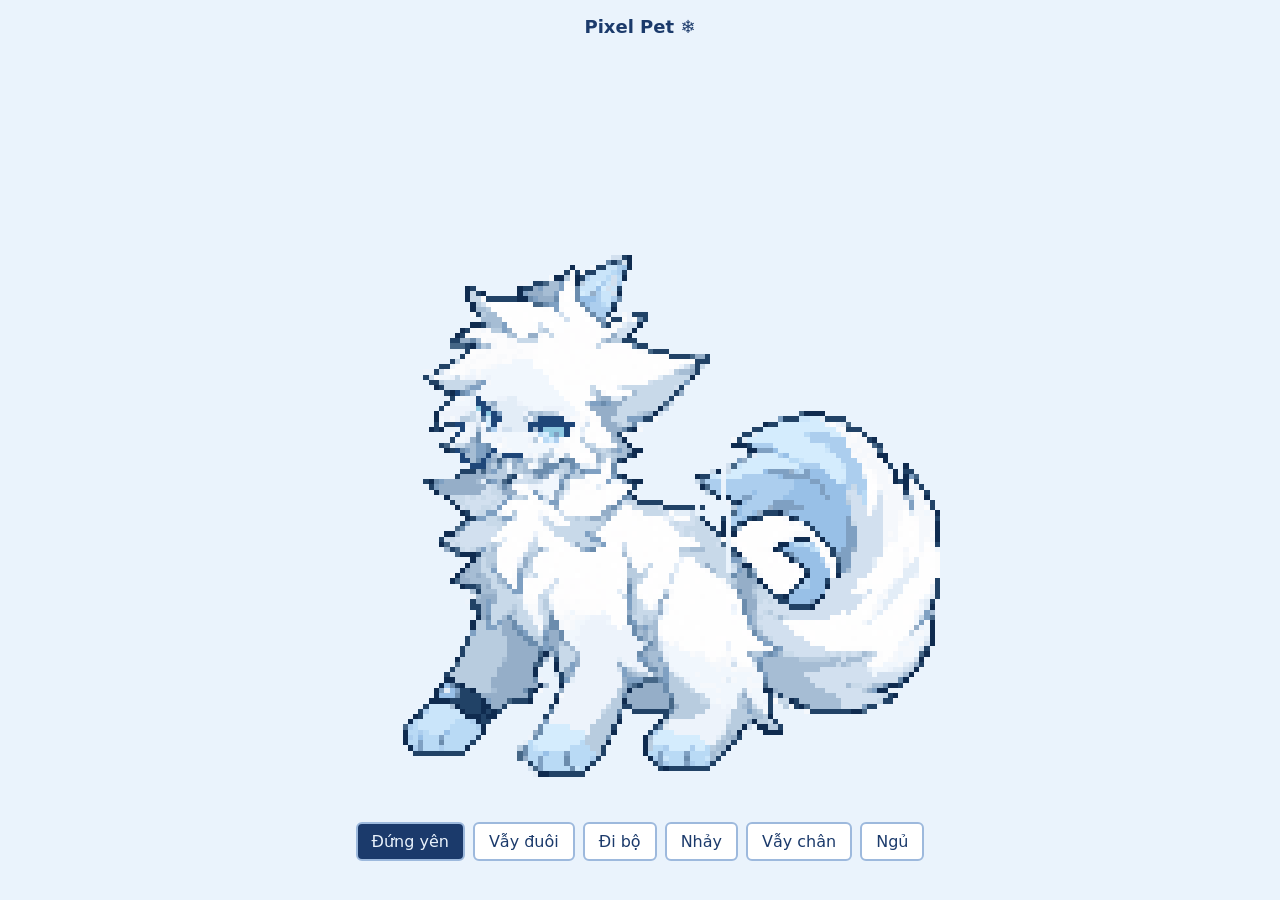
<file: Pixel Pet.html>
<!DOCTYPE html>
<html lang="vi"><head><meta charset="utf-8">
<meta name="viewport" content="width=device-width, initial-scale=1, viewport-fit=cover">
<title>Pixel Pet</title>
<style>
:root{box-sizing:border-box;padding-top:env(safe-area-inset-top,0px);padding-bottom:env(safe-area-inset-bottom,0px);--bg:#eaf3fc;--fg:#1b3a6b;--btn:#fff;--bd:#9db9dd}
@media (prefers-color-scheme:dark){:root:not([data-theme="light"]){--bg:#0f1b2e;--fg:#cfe3ff;--btn:#1a2c47;--bd:#3b5a8a}}
:root[data-theme="dark"]{--bg:#0f1b2e;--fg:#cfe3ff;--btn:#1a2c47;--bd:#3b5a8a}
html{scroll-padding-top:env(safe-area-inset-top,0px)}
body{margin:0;background:var(--bg);color:var(--fg);font-family:system-ui,sans-serif;display:flex;flex-direction:column;align-items:center;gap:14px;padding:16px}
canvas{width:min(94vw,600px);height:auto;image-rendering:pixelated}
.row{display:flex;flex-wrap:wrap;gap:8px;justify-content:center}
button{font:inherit;padding:8px 14px;border:2px solid var(--bd);background:var(--btn);color:var(--fg);border-radius:6px;cursor:pointer}
button.on{background:var(--fg);color:var(--bg)}
h1{font-size:18px;margin:0}
</style></head><body>
<h1>Pixel Pet ❄️</h1>
<canvas id="v"></canvas>
<div class="row" id="b"></div>
<script>
const ROWS=["...................................................................................................................", "...................................................................................................................", "...................................................................................................................", "...................................................................................................................", "...................................................................................................................", "...................................................................................................................", "...................................................................................................................", "...................................................................................................................", "...................................................................................................................", "....................................................RR^_...........................................................", "...................................................\\^\\R_...........................................................", "............................................_...M^^SSWY_...........................................................", "...........................................^L^M^^SSSUW^............................................................", "........................................M__VL_^WSSSURU_............................................................", "..................................OO.^^]XX[JL_VSSQWSRW.............................................................", "........................_^........_^^Z[XXX[EJ\\SSSYQRS^.............................................................", "........................_T^_......_[ZZZXX[KDE\\QSZWSSR_.............................................................", "........................_TTK^^^^^^__\\[ZZZ\\JAJ\\YYYWSSW\\.............................................................", "........................._VRKAABEDEEE]]\\[[GGEJ\\YWWUS^..............................................................", "........................._XXVAEBEECEEEEJC[KAEEG\\WWWW_..............................................................", ".........................M^VXXHEEEEBEEEEEKRDEEEL\\WW^..MO^^^........................................................", "...........................XXXXEBEECEAEEEDEREEHAK\\[L^^JOJ\\^........................................................", ".........................__^ZXX[EEEEEGREAEEGEEHHDK\\^LLPRR_.........................................................", "......................._^MLMKVV[ZIEEHETVKEDIHHHEHEJKKRRR_..........................................................", "......................_^LLLKKKLLVXEJZZLJTJHHEHHHHEKKZRR_...........................................................", ".....................^^ZZ\\XJLLKKLLTTTTJEEJHHEHHHEJVZVV^^^..........................................................", ".....................]]]^_[VXMKKLLKKKKGEEEHHEEEHJTKJHHDK\\^^........................................................", "........................^JKKLKKKKKLKKHEEEHEHEDEEEEHHHHHHEKL]^^^....................................................", ".......................^LKLLKKLLKLKKKJEEEEEEHEEFEEEEHEEHEEEEHJK^^^^]ZZ^............................................", ".....................^TLKLKKKKLKKNNNNEEAEEEEHEHEHEEEEEEEEECEEEEEHAJJ^^^............................................", "...................^^NKKLKKKLMNNNNNNNEEEECHEEEEJEEEEEEEEJEEEAEEBJORX^T.............................................", "................OO^RMGKKLNLNNNNNNNNNNNNGJEEEEHEEEFEEEEEEEEEHEEJMVXXZ^..............................................", "................^RLNNOTMOOMNONNNNNNNNNNNEEEHEEEHHEIEAEEEEHBEKPTTTTT_...............................................", ".................^^VTTTTTTZ[MNNNNNNNNNNNHEEJIIHEEHEEEJHEEEERTTTTTT[................................................", ".................._^TTTTX[[NNNNNNNNNNNNNNEEGEEEHTGAEBPTTTTTTTTTTR^O................................................", "....................^_a\\[VONNNNNNNNNNNNNNNGJEEEETXLAEAKJXTTTTTTT^Z.................................................", ".....................^NMNOaNNNOOPPNNNNNNNNNIEEEEKXZZPPZTTTTTTTT^O..................................................", "....................^ONNNOaaVZPPPPONNNNNNNNNEEGV[[\\[ZZTTTTTTTT]T...................................................", "...................^MOOOOO`aaVPPPPPPONNOOOONNFAKZZZZZTTTTTTTT_X....................................................", ".................._OOOOOPTOa`a[PPPPOXVXVVTMNNMJEEZZZZTTTTVXZ_R........................]____O.......................", ".................._NOMOVVTP\\QaaPPPPVOXaaaaaOLLJMIKZZTTT[[[^^M.....................[^^^SSQQP^^^^]...................", "..................^O^^aaOORKQaOPPPPPaaaaaaaaaLLREEZZZVTV\\......................_^^QQQQQQQQQNKOP^^^.................", "................._^_...aNOXO\\WORRPPPaXa````aLGPGEHKZZZ\\^_M...................^^QQQQQQQQQQQQQQMLMKL^................", ".....................MaNNO\\NMNNNNNNMNNUQ`[`aKGOEJEEJZ^M....................^^PQQQQQQQQQUWWWWQQMLLMM^_..............", ".....................^NNOZ\\MMNOMNNNNOVKUQWMGJEVJHAEEXZ_..................M^PQQQQQQQQQQQQWWWWWWWLMMLL]^.............", "...................^]PTTXX[[\\NKMNNNNMNNNMNLKEEKVTJKELXX_.................___^WWWWQQQQQQQQQQUWWWWMLMMM]O............", "...................._^a\\[X[[\\aMNMNNNNNNNTKLLEEGHXVTVZ[XZ__...................__[[[YQQQQQQQQQSWWWWLMMLM__...........", ".......................aXX[[aXTaaaaMOMPVVNLVEEAAKZVTVXX^_....................]PQQQQWYQQQQQQQQQWWWWMLMML_...........", ".......................aaX\\a[Z]ZTZ[VVPXZMP]\\\\KBJJZVKX^_....................[ZQQQQQQQQUUSQQQQQQQWWWWLMMMM^.._.......", ".........................aaaZV\\VNZVXLNV\\\\\\VV\\[PPMTLE\\....................R]SQQQQQQQQQQQWWWWQQQQSWWWKELMMO_.^^......", ".......................^^^Z]Z[VVPVVXX\\\\\\[TTV[V\\[[[JB\\..................T_TQQQQQQY[[[[ZWU[YYYSQQQWWWPEKMML_._[].....", ".....................O^ZZZZZVVVV]^MRRZ\\ZMOV\\VVVGJEKL[^_............._^^SQQQQWWWWWWWY[[[[[YYYYQQQWWWWEHMML_^_M^.....", "................^_\\[ZZZZZZXP\\[X]^TRRTTRNNN[TGJKLEEK[NNZ^__..........T\\WWWWWWWWWWWWWWWWYYY[[YYYQSWTWWBALMMMK_MO^....", ".................^[ZZZZZZZZZRTX\\ZKDJOONNNN\\TKKJCEPLEEEEK^............_]WWWWWWWWWWWWWWWYYYYY[YYYYRRWUAHPMMMM^NLL^...", ".................._ZZZZZZZZRRTTZZZLKK[PNNZVOEEEHJEHAEHJ^..............V^WWWWWWYWWWWWWYYYYYY[YYYYTRRUHERLMMMXVML_...", "...................._TTTRTRTRRTT[TTVJE[RMZRDEJEEEEHDEL\\[_...............__WW[[WWWWWWYYYYYYYY[YYYVRRUJJRMMMMM[MMO^..", ".....................^TTRRRRRTR[KAEEAJKP[[EEEEEEECHAL\\RTT^^^^^...........O^_YWWWWW[[[[YYYYYYYYYYYRRREPRMMMML[MMK^..", "......................_RTRRTTR[AJEBAEEEEKZEIEEEEEEJZ\\VJJTTTTTR^^^^^^......VYWWWWWZ[[[[[[YYYYYYYYYRRRKRRMMMLEPMMNM_.", "......................._^RTT[[OLEVEEEEMKAERJJEEEEEZZVEEBKJTTTTRKPPPR^.....]YWWYZ^^^_[YYYYYYYYYYY[RRRRRRMMMLEJKMMM^.", "........................_^[[TTV[[RDEEEORJKETTVTVZZVZGEEEEJAHEEOPKKKRT^...^WWY^_^FEFEL_^YYYYYYYYY[TRRRRRMMMKEEHMMM_.", ".......................^[RRRTTTVAEEEEEERTLEETTTTTTVACEEEDEEHEEERTRRRTT_.._W^_KAEEEEEHLJM^YYYYYYY[[RRRRRMMMEEIEMMM_.", "......................]\\RRRRRRTJEEEEEEEKRTTTTTTTTVKEDCEEEEEEAEEIRRTTTTT^._^VACEEEEECEAEEL^YYYYYY[[RRRRRMLMJEAEMML_.", "....................__XRRRRRRREEDEEEEOJEETTTTTT[XJAEHHIECEEEEEEEERTRTTTR^__BEEEEEEAEEJLLLE^YYYYY[[RRRRRMMMDEEEMLM_.", "...................^RTRRRRRRRAJPEAEHJREEIBETTTTT[[LEEEEEEEEEAEAEEEALTTTTTJJEEEEEECEEKO___LL_YYYY[[RRRRRMHGEEJEMDK^.", "..................._]RTRRRRRTVTEEEAERTJEEEEHRZTTTV[BAHREEEEEEEEEEEEHJTTTR]LBCEEEDCM__YUUSWLE^YYY[ZRRRRRJAEHMBEMIJN_", "....................Z^]TRTX[TXHECEEKTTZRJEAHEJX[\\EEBBATEEECEEJCBEVVXXXTTTT^KAEEIJK_^YYYYYUSEL^Y[[RRRRRREEEELEEKEBJ_", "......................]___^VVVEEEEETVVEEEBIEEEEEEDEEEEXKEEIEEEEEETTTTTTTTT]_JEEEEHJJ^\\YYYYYKJ^[[[RRRRPJEEEEMIPEDEJ_", "........................._XTVVEHEHOZVJEHECEEEEEEEEEEEEETEEEEEEEEEOEETTTTTT[[VJEEEAHAJ_\\YYYYWEJ][[RRRRPEEEEEMPPEEEJ^", "........................_XXTVXDEEBRZTBEEEIEEEEEEEJEEAEDZJJLTEEEEPEEEKTZTTTTZ__KEEHEEEEK_YYYYOL^[XRRRRECEEEHPPPEEBJ^", "......................._ZXXTT[JEBJZTTEEEAEEEEIEEEEEEEBEVVJTDEEEEPEEEEBKXTTR[Z]XJEEEEEHBL^YYYYE^[RRRREEEEEEEPPOEEEJ^", ".....................M_ZXXZXTTZJAK[TPTGEEEEEEAEHEHEEEEEVVVTEAEERKEEEEEDLTTT\\ZZ]\\LEEEEEEA_YYYYJ_RRRREAECCEEOPPEEEEH^", "....................._]ZZXXXXTXZKL[EHEEBKREHHHHIEGFEEAJZVTDBEEERGEEECEEEELTVZZZZ_JDEEEAK_WYYY^RRRRRJEGEEEMPPGEEEEO^", "......................._^^]XZTTV[K[AEHEKRLJHJHEHHEEEECE\\VADEEJKEEECEEEEEAEMXZZZXV_LEEAL^WWYYY_RRRRJEKRJDMPPPEEEBEO^", ".........................X^XXXTTT[[EEEERPEEHHHEEEIHEEPK\\TEDEBATLEEEEEEEEHEJK\\ZZVTT^LJK^YYYYYYRRRRRRRPEIMLPPJECBENP^", ".........................OXZZZTTTTRKJCTTJHHIEEEEEEHEEET[VJAEEGZKEEEEEJEEEEAAZZZXTTR^^_YYYYYY_RRRRRRRHEENPPDEEEEOP^.", "........................O^ZZ[ZTTTTTKKKRVMEKJHKJJIIHHEEA[VTKAKZKEEEECEEEEEECEK\\ZZTRTR^^YYYY[_RRRRRRREEELMPKDECCINP_.", ".........................^^Z[TTTTVTNLLRVPJKKJJJJIJIEEEE[VTPJOXNJEEEEEEEEEEBOJ\\ZZRRRRRR^^^^_RRRRRRREEAEMPHEEECEMO[X.", "..........................^Z[TTTVXTTMLRTZKKLNKKJKJNEEEHZVTTTTZNCIEEEEEEEEEENE\\ZXRTVRRRRRRRRRRRRREEEEEJNEEECEEENT[].", ".........................._Z\\TTX\\VTTRMNT\\MLMLMMNOOOOEEE\\TTVTVPGEEEIEEEEEEEECHJ[XTRRTXTRRRRRRRREBEEEEMPAEEEEECEN[M_.", "........................._VV[T[ZZ\\TTTMMT\\\\MLMNNOOOONEHE\\[TVVXGEEEAEEEEEEEEEHEE[XRRRRRGEEHGEBEECEBCHEEEEGEEEEEKZON_.", "........................._VV[[VZZ\\[TTTKX\\\\MLMNOOOOOOOEOO\\Z[XXJAEEEEEAEEEEEEEEEVZTRRRRRKHEEEEEEAEEEEEEEACEAHEETMMN_.", ".........................[VVVVVZZZ\\[TTP[ZZ\\NNNOOOOOOOOOO\\XZVXKEEEEEEEEEEEEEEEBH\\XRRRRRRJGACEEEEEEEJEEEEEEEEEMNNNP_.", "........................^VVVVVVVZZZ\\\\VV\\ZZ\\NNOOOOOOOOOOOO\\ZVZOEJEJEEEJEECBEEEEBJ[ZTRRRRRREBEEEEEEEEEEEEEEEENNMNMR_.", "........................^VVVVVVVZZZZ\\\\V[ZZVZNNOOOOOOOOOOOOT\\ZROKMEGEEIEEEEOEEEECH[[RRRRRRRIGECFEEJJJKKGEEEHMMMNR^..", ".......................^VVVVVVVVZZZZZZ\\[\\ZTTXOOOOOOOOOOOOO\\ZZRNNNKEEEECEEEOEEEJJJLL\\[RRRRRRRREEEJTRTXVTKEEMNMMN]_..", ".......................^VVVVVVVVZZZZZZ]_X\\TTTXOOOOOOOOOOO\\ZXXXONNNNLMMDHEJLEEEZVV[\\[XTTRRRRRRTRTRXXXRRKJELMNNNR_...", "......................_VVVVVVVVXZZZZZZ^X.^TTTZOOOOOOOPOOO[[XX[PNNNNNNNLJLMLOEEDX[XXXXXXXVVVVVVXXXVRRTKEJNNNMPRZ^...", "......................]VVVVVVVVZZZZZZ]].._TT[ZOOOOOOOZPNOO\\ZXXXNNNNNNNNMMMLRKJEP\\XXXXXXXXXXXXXXTRRRRRPNNNOPPRT_....", ".....................^VVVVVVVVZZZZZZZ_..._TZ[OOOOOOOOR[VROO\\\\X[ONNNNNNNNMNNLMMMM\\XXXXXXXXXXXRRRRRRRRRRNRRRRRX_.....", "....................^VVVVVVVVVZZZZZZZ_...R^ZXOOOOOOOOO[ZXVVPZX[VPNNNMNNNNNNNNNNMN[XXXXXXXRRRRRRRRRRRRRRRRRR\\_......", "....................__VVVVVVVZZZZZZZZ\\O...^[POOOOOOOOOZ[[[]]]\\[VVTONNNNNNMPMNNMNN\\XXXXXXXXRRRRRRRXTTRTXX\\__^.......", "..................._Y\\^_VVVVVZZZZZZZZZ_X.._OOOOOOOOOOOX\\]^ZZZZ\\VVVTNNMMMNNNNNNMMM]XXXXXXXXXRRRRRRRRRVZ[__..........", ".................._[PY[^^_VVVXZZZZZ\\^_M...ZOOOOOOOOOOVZ_ZZZZZZ\\VVVVTNNNNMNNNNVMNN__ZXXXXXXXXXRRRRRRRRRRRT^_........", ".................._YYY\\^^^^ZZZZZZZZZ^....^MOOOOOOOOOOV\\ZZZZZZZZ\\VVVVVTNNNNNNTZONNN^T^XXXXXXXXXXRRRRRRRRT^^O........", ".................____^^^^^^_[ZZZ]^^^_...._OOOOOOOOOOVV_ZZZZZZZZ]VVVVVTTNMNNNVVZONO^LTT_^XXXXXXXXXRRRR[^^...........", "................^SSSSX_^^^^__ZZ^........^POOOOOOOOOTVV^^ZZZZZZZ]ZVVVVVVOONONVXZTONZ^..VM^_]XXXXXX^^__].............", "...............^WSSSSSS_^^^_^_^.........\\OOOOOOOOOTVV\\..^^^^^^^\\VVVVVVOOOOOVVV[XVMO^......M^^^^^^..................", ".............._^SSSSSSSS___^__.........^NOOOOOOOOOVVV^........^VVVVVOOOOOOPVVVVXXVO_...............................", "............._USSSSSSSUUUW_^^..........[OOOOOOOOOVVVV_......._VOOOOOOOOOOORVVVZ_VVVT^..............................", "............]WUSSSSSSUUUUUW_..........\\QQQQQOOOOVVVV^.......^\\POOOOOOOOOOOVVV_R.__XVV^.............................", "............_UUWUSSSYUUUUUU_.........Z\\QQQQQQQQOVVVV_......^WQQQOOOOOOOOOPXV_.....____.............................", "............_WUYUUU[UUUUUU^.........O\\QQQQQQQQQVVVV\\......_XQQQQQQQQQOOOPVXZ^......................................", "............_UU[UUU\\UUUUU^.........PUQQQQQQQQQUVVVV_......_VQQQQQQQQQQOOVXV^.......................................", "............._W[UUUWUUUU_.........V\\USQQQQQQUUUUVV^......._VUUWQQQQWQQUVXX_........................................", "..............^^^^^^^^^^..........]\\UUUYUUU[UUUUUV^......._UU[UUUU[UUUUXV^.........................................", "..................................]ZUU[UUUU\\UUUUW^........._W[SUUU\\UUUSX^..........................................", "....................................^U[UUUU\\UUUU^...........^[WUUU[WUUW^...........................................", "....................................R][UUUUU\\SU_.............^_^^^^^^^^............................................", ".....................................P__^^^^^^^....................................................................", "...................................................................................................................", "...................................................................................................................", "...................................................................................................................", "...................................................................................................................", "...................................................................................................................", "..................................................................................................................."],PAL=["#ffffff", "#fffeff", "#fffefe", "#fefeff", "#fefefe", "#fefefd", "#fdfefe", "#fefdfe", "#fefdfd", "#fdfdfd", "#fcfcfd", "#f9fafc", "#f5f8fc", "#f1f7fd", "#edf3fb", "#e3edf7", "#d4ecfd", "#d2e0ef", "#cae5fa", "#c8d9e9", "#b9daf5", "#b8ccdf", "#acceee", "#a6bdd4", "#98c0e7", "#95aec8", "#7fa0c2", "#6b8cad", "#456686", "#214266", "#0f2b4f", "#8fc9e1", "#1e4678"],N=115,PAD=30,H=N+PAD,EYE='`',PUP='a',LIGHT='A',DARK='_';
const rgb=PAL.map(h=>[1,3,5].map(i=>parseInt(h.substr(i,2),16)));
const V=document.getElementById('v');V.width=N;V.height=H;const C=V.getContext('2d'),img=C.createImageData(N,H);
const src=ROWS.map(r=>[...r]);
// part ids: 0 body,1 tail,2 raised leg,3 head,4 front paw,5 back paw
const pid=src.map((r,y)=>r.map((c,x)=>{
 if(c=='.')return -1;
 if(x<=72&&y<=57)return 3;
 if((x>=74&&y<=76)||(x>=82&&y>76)||(x>=68&&y<=58))return 1;
 if(x<=37&&y>=80)return 2;
 if(x>=36&&x<=54&&y>=98)return 4;
 if(x>=57&&x<=74&&y>=99)return 5;
 return 0}));
const eyes=[];src.forEach((r,y)=>r.forEach((c,x)=>{if(c==EYE)eyes.push([x,y])}));
function build(act,t){
 const o=Array.from({length:H},()=>Array(N).fill('.'));
 const s=Math.sin;let by=0,tail=s(t*1.5)*.05,hy=s(t*2)>0?0:1,leg=0,fp=0,bp=0,blink=(t%3.6)<.18;
 if(act=='wag')tail=s(t*9)*.2;
 if(act=='walk'){by=s(t*12)>.6?-1:0;tail=s(t*3)*.08;fp=-Math.round(Math.max(0,s(t*6))*3);bp=-Math.round(Math.max(0,-s(t*6))*3);hy=by==0?1:0}
 if(act=='jump'){by=-Math.round(Math.abs(s(t*3))*24);tail=s(t*6)*.12}
 if(act=='wave')leg=s(t*8)*.32;
 if(act=='sleep'){hy=3+(s(t*1.2)>0?0:1);blink=true;tail=s(t*.8)*.03}
 const put=(x,y,c)=>{if(x>=0&&x<N&&y>=0&&y<H)o[y][x]=c};
 const rot=(part,px,py,a,dx,dy)=>{const ca=Math.cos(a),sa=Math.sin(a);
  for(let y=0;y<N;y++)for(let x=0;x<N;x++){
   const rx=x-dx-px,ry=y-dy-py;const sx=Math.round(px+ca*rx+sa*ry),sy=Math.round(py-sa*rx+ca*ry);
   if(sx>=0&&sx<N&&sy>=0&&sy<N&&pid[sy][sx]==part)put(x,y+PAD,src[sy][sx])}};
 const shift=(part,dx,dy)=>{for(let y=0;y<N;y++)for(let x=0;x<N;x++)if(pid[y][x]==part){let c=src[y][x];
   if(part==3&&blink){if(c==EYE)c=LIGHT;if(c==PUP)c=DARK}put(x+dx,y+dy+PAD,c)}};
 rot(1,84,82,tail,0,by);
 shift(5,0,by+bp);shift(0,0,by);
 rot(2,36,80,leg,0,by);
 shift(4,0,by+fp);
 if(blink){eyes.forEach(([x,y])=>{});}
 shift(3,0,by+hy);
 if(blink)eyes.forEach(([x,y])=>{const below=!eyes.some(e=>e[0]==x&&e[1]==y+1);if(below)put(x,y+hy+by+PAD,DARK)});
 return o}
let act='idle',t0=performance.now();
function loop(n){const t=(n-t0)/1000,o=build(act,t),d=img.data;
 for(let y=0;y<H;y++)for(let x=0;x<N;x++){const c=o[y][x],i=(y*N+x)*4;
  if(c=='.'){d[i+3]=0}else{const p=rgb[c.charCodeAt(0)-65];d[i]=p[0];d[i+1]=p[1];d[i+2]=p[2];d[i+3]=255}}
 C.putImageData(img,0,0);
 if(act=='sleep'){C.fillStyle=getComputedStyle(document.body).color;C.font='bold 9px monospace';const k=(t%2)*4;C.fillText('z',92,58+PAD-k);C.fillText('Z',100,50+PAD-k)}
 requestAnimationFrame(loop)}
const A=[['idle','Đứng yên'],['wag','Vẫy đuôi'],['walk','Đi bộ'],['jump','Nhảy'],['wave','Vẫy chân'],['sleep','Ngủ']];
const bx=document.getElementById('b');
A.forEach(([k,l])=>{const e=document.createElement('button');e.textContent=l;if(k==act)e.className='on';
 e.onclick=()=>{act=k;[...bx.children].forEach(c=>c.className='');e.className='on'};bx.appendChild(e)});
requestAnimationFrame(loop);
</script></body></html>
</file>
<file: style.css>
/* ==========================================================================
   FURRYBABY PIXEL SANCTUARY - RETRO RPG STYLESHEET
   Aesthetics: 16-Bit Fantasy RPG, Glassmorphism & Pixel Borders
   ========================================================================== */

@import url('https://fonts.googleapis.com/css2?family=Plus+Jakarta+Sans:ital,wght@0,400;0,600;0,700;0,800;1,400&family=Press+Start+2P&family=Silkscreen:wght@400;700&display=swap');

:root {
  --bg-dark: #0d0a1a;
  --bg-card: rgba(24, 18, 42, 0.88);
  --bg-card-solid: #1b1335;
  --bg-card-hover: rgba(38, 30, 66, 0.95);
  --gold: #f4c542;
  --gold-glow: #ffeaa7;
  --gold-dark: #b8860b;
  --purple-border: #4d3976;
  --purple-glow: rgba(147, 112, 219, 0.35);
  --text-main: #f0f0ff;
  --text-muted: #a49fc4;
  --accent-pink: #ff5d8f;
  --accent-cyan: #38bdf8;
  --accent-green: #4ade80;
  --accent-orange: #fb923c;
  --pixel-shadow: 0 4px 0 #090613;
  --font-pixel: 'Silkscreen', 'Press Start 2P', monospace;
  --font-retro: 'Press Start 2P', monospace;
  --font-sans: 'Plus Jakarta Sans', system-ui, -apple-system, sans-serif;
}

*, *::before, *::after {
  box-sizing: border-box;
  margin: 0;
  padding: 0;
  user-select: none;
  -webkit-user-select: none;
}

body {
  width: 100vw;
  height: 100vh;
  overflow: hidden;
  background-color: var(--bg-dark);
  font-family: var(--font-sans);
  color: var(--text-main);
  position: relative;
  touch-action: none;
}

/* --------------------------------------------------------------------------
   CANVAS VIEWPORT
   -------------------------------------------------------------------------- */
#canvasContainer {
  position: absolute;
  top: 0;
  left: 0;
  width: 100vw;
  height: 100vh;
  overflow: hidden;
  cursor: grab;
  background: #110e20;
}

#canvasContainer:active {
  cursor: grabbing;
}

#gameCanvas {
  display: block;
  width: 100%;
  height: 100%;
  image-rendering: pixelated;
  image-rendering: crisp-edges;
}

/* --------------------------------------------------------------------------
   TOP HUD BAR
   -------------------------------------------------------------------------- */
.top-hud {
  position: absolute;
  top: 14px;
  left: 16px;
  right: 16px;
  display: flex;
  align-items: center;
  justify-content: space-between;
  pointer-events: none;
  z-index: 50;
  gap: 12px;
}

.hud-left {
  display: flex;
  align-items: center;
  gap: 12px;
  pointer-events: auto;
}

.hud-title-badge {
  display: flex;
  align-items: center;
  gap: 10px;
  background: var(--bg-card);
  backdrop-filter: blur(10px);
  -webkit-backdrop-filter: blur(10px);
  border: 3px solid var(--purple-border);
  box-shadow: 0 0 0 2px #0f0b1a, var(--pixel-shadow), 0 8px 24px rgba(0, 0, 0, 0.4);
  padding: 8px 16px;
  border-radius: 6px;
}

.hud-logo-icon {
  font-size: 22px;
  animation: floatBounce 2.5s ease-in-out infinite;
}

.hud-title-text h1 {
  font-family: var(--font-pixel);
  font-size: 14px;
  letter-spacing: 0.8px;
  color: var(--gold);
  text-shadow: 2px 2px 0 #000;
  margin-bottom: 2px;
}

.hud-title-text span {
  font-size: 11px;
  color: var(--text-muted);
  font-weight: 600;
}

.hud-stats-pill {
  display: flex;
  align-items: center;
  gap: 10px;
  background: var(--bg-card);
  backdrop-filter: blur(10px);
  border: 3px solid var(--purple-border);
  box-shadow: 0 0 0 2px #0f0b1a, var(--pixel-shadow);
  padding: 8px 14px;
  border-radius: 6px;
  font-family: var(--font-pixel);
  font-size: 11px;
}

.hud-level-badge {
  color: var(--accent-orange);
  text-shadow: 1px 1px 0 #000;
  background: rgba(251, 146, 60, 0.15);
  padding: 3px 8px;
  border-radius: 4px;
  border: 1px solid rgba(251, 146, 60, 0.4);
}

.hud-hearts-badge {
  color: var(--accent-pink);
  text-shadow: 1px 1px 0 #000;
}

/* TOP RIGHT CONTROLS */
.hud-right {
  display: flex;
  align-items: center;
  gap: 8px;
  pointer-events: auto;
}

.hud-btn {
  background: var(--bg-card);
  backdrop-filter: blur(8px);
  border: 2px solid var(--purple-border);
  box-shadow: 0 0 0 1px #0f0b1a, var(--pixel-shadow);
  color: var(--text-main);
  font-family: var(--font-sans);
  font-size: 12px;
  font-weight: 700;
  padding: 8px 12px;
  border-radius: 6px;
  cursor: pointer;
  display: flex;
  align-items: center;
  gap: 6px;
  transition: all 0.15s ease;
}

.hud-btn:hover {
  background: var(--bg-card-hover);
  border-color: var(--gold);
  color: var(--gold-glow);
  transform: translateY(-2px);
  box-shadow: 0 0 0 1px #0f0b1a, 0 6px 0 #090613;
}

.hud-btn:active {
  transform: translateY(2px);
  box-shadow: 0 0 0 1px #0f0b1a, 0 2px 0 #090613;
}

.hud-btn.active {
  background: rgba(77, 222, 128, 0.2);
  border-color: var(--accent-green);
  color: #86efac;
}

.hud-icon-btn {
  padding: 8px 11px;
  font-size: 14px;
  font-family: var(--font-pixel);
  min-width: 38px;
  justify-content: center;
}

/* --------------------------------------------------------------------------
   MINIMAP CARD (TOP RIGHT CORNER)
   -------------------------------------------------------------------------- */
.minimap-frame {
  position: absolute;
  top: 70px;
  right: 16px;
  width: 170px;
  height: 136px;
  background: var(--bg-card);
  backdrop-filter: blur(10px);
  border: 3px solid var(--purple-border);
  box-shadow: 0 0 0 2px #0f0b1a, var(--pixel-shadow), 0 8px 24px rgba(0, 0, 0, 0.5);
  border-radius: 8px;
  overflow: hidden;
  z-index: 45;
  cursor: pointer;
  transition: border-color 0.2s;
}

.minimap-frame:hover {
  border-color: var(--gold);
}

.minimap-title {
  position: absolute;
  top: 4px;
  left: 6px;
  font-family: var(--font-pixel);
  font-size: 9px;
  color: var(--gold);
  text-shadow: 1px 1px 0 #000;
  background: rgba(13, 10, 26, 0.85);
  padding: 2px 5px;
  border-radius: 3px;
  z-index: 2;
  pointer-events: none;
}

#minimapCanvas {
  width: 100%;
  height: 100%;
  display: block;
  image-rendering: pixelated;
}

/* --------------------------------------------------------------------------
   LEVEL UP NOTIFICATION TOAST
   -------------------------------------------------------------------------- */
#levelUpNotif {
  position: absolute;
  top: 76px;
  left: 50%;
  transform: translateX(-50%) translateY(-30px);
  background: linear-gradient(135deg, #f59e0b, #d97706);
  border: 3px solid #fef08a;
  box-shadow: 0 0 0 2px #78350f, 0 10px 25px rgba(245, 158, 11, 0.5);
  color: #ffffff;
  font-family: var(--font-pixel);
  font-size: 12px;
  padding: 12px 24px;
  border-radius: 8px;
  text-shadow: 1px 2px 0 #78350f;
  pointer-events: none;
  opacity: 0;
  transition: all 0.4s cubic-bezier(0.175, 0.885, 0.32, 1.275);
  z-index: 100;
  text-align: center;
  max-width: 90vw;
}

#levelUpNotif.show {
  opacity: 1;
  transform: translateX(-50%) translateY(0);
}

/* --------------------------------------------------------------------------
   CONTROLS HINT TOOLTIP (DESKTOP)
   -------------------------------------------------------------------------- */
.controls-hint {
  position: absolute;
  top: 74px;
  left: 16px;
  background: rgba(18, 14, 32, 0.75);
  border: 2px solid rgba(77, 57, 118, 0.6);
  padding: 6px 12px;
  border-radius: 6px;
  font-size: 11px;
  color: var(--text-muted);
  display: flex;
  align-items: center;
  gap: 8px;
  pointer-events: none;
  z-index: 40;
}

.controls-hint kbd {
  background: #2b1f4c;
  color: var(--gold);
  border: 1px solid var(--purple-border);
  padding: 2px 6px;
  border-radius: 4px;
  font-family: var(--font-pixel);
  font-size: 9px;
}

/* --------------------------------------------------------------------------
   PET INSPECTOR CARD (SLIDE-IN MODAL)
   -------------------------------------------------------------------------- */
#petInspectorCard {
  position: absolute;
  top: 70px;
  right: 200px;
  width: 330px;
  background: var(--bg-card);
  backdrop-filter: blur(14px);
  -webkit-backdrop-filter: blur(14px);
  border: 3px solid var(--gold);
  box-shadow: 0 0 0 2px #0f0b1a, 0 8px 0 #090613, 0 16px 36px rgba(0, 0, 0, 0.6);
  border-radius: 12px;
  padding: 16px;
  z-index: 60;
  pointer-events: auto;
  opacity: 0;
  transform: scale(0.92) translateY(-10px);
  pointer-events: none;
  transition: all 0.25s cubic-bezier(0.16, 1, 0.3, 1);
  max-height: calc(100vh - 220px);
  overflow-y: auto;
}

#petInspectorCard.open {
  opacity: 1;
  transform: scale(1) translateY(0);
  pointer-events: auto;
}

/* Custom scrollbar for inspector */
#petInspectorCard::-webkit-scrollbar {
  width: 5px;
}
#petInspectorCard::-webkit-scrollbar-thumb {
  background: var(--purple-border);
  border-radius: 4px;
}

.inspector-header {
  display: flex;
  justify-content: space-between;
  align-items: flex-start;
  margin-bottom: 12px;
  border-bottom: 2px solid var(--purple-border);
  padding-bottom: 10px;
}

.inspector-title-area h2 {
  font-family: var(--font-pixel);
  font-size: 15px;
  color: var(--gold);
  text-shadow: 2px 2px 0 #000;
  margin-bottom: 4px;
}

.inspector-title-area .species-tag {
  font-size: 11px;
  color: var(--accent-cyan);
  font-weight: 700;
}

.btn-close-card {
  background: #3b224c;
  border: 2px solid #5d367a;
  color: #ff9ebb;
  width: 28px;
  height: 28px;
  border-radius: 6px;
  font-weight: 800;
  font-size: 13px;
  cursor: pointer;
  display: flex;
  align-items: center;
  justify-content: center;
  transition: all 0.15s;
}

.btn-close-card:hover {
  background: #6e1c4a;
  color: #fff;
  border-color: #ff4d6d;
}

/* Preview Canvas Stage */
.inspector-stage {
  display: flex;
  justify-content: center;
  align-items: center;
  background: radial-gradient(circle, rgba(62, 43, 107, 0.5) 0%, rgba(17, 12, 33, 0.8) 100%);
  border: 2px solid var(--purple-border);
  border-radius: 8px;
  padding: 10px;
  margin-bottom: 12px;
  position: relative;
  overflow: hidden;
}

.inspector-stage::before {
  content: '';
  position: absolute;
  bottom: 12px;
  width: 90px;
  height: 18px;
  background: rgba(0, 0, 0, 0.35);
  border-radius: 50%;
}

#inspectorPreviewCanvas {
  width: 140px;
  height: 140px;
  display: block;
  image-rendering: pixelated;
  z-index: 1;
}

/* Pet Info Meta Rows */
.inspector-meta-row {
  display: flex;
  flex-direction: column;
  gap: 4px;
  background: rgba(15, 11, 28, 0.6);
  border-radius: 6px;
  padding: 8px 10px;
  margin-bottom: 10px;
  font-size: 12px;
  border: 1px solid rgba(77, 57, 118, 0.5);
}

.meta-item {
  display: flex;
  justify-content: space-between;
}

.meta-label {
  color: var(--text-muted);
}

.meta-value {
  color: #ffffff;
  font-weight: 600;
}

/* Pet Stats Bars */
.inspector-stats {
  display: flex;
  flex-direction: column;
  gap: 8px;
  margin-bottom: 14px;
}

.stat-row {
  display: flex;
  flex-direction: column;
  gap: 3px;
}

.stat-header {
  display: flex;
  justify-content: space-between;
  font-size: 11px;
  font-weight: 700;
}

.stat-name {
  color: var(--text-muted);
}

.stat-num {
  font-family: var(--font-pixel);
  font-size: 10px;
}

.stat-track {
  height: 9px;
  background: #110d22;
  border: 1.5px solid var(--purple-border);
  border-radius: 4px;
  overflow: hidden;
  position: relative;
}

.stat-fill {
  height: 100%;
  width: 50%;
  border-radius: 2px;
  transition: width 0.35s ease-out;
}

.stat-fill.affection {
  background: linear-gradient(90deg, #ff4d6d, #ff758f);
}
.stat-fill.hunger {
  background: linear-gradient(90deg, #10b981, #34d399);
}
.stat-fill.energy {
  background: linear-gradient(90deg, #0284c7, #38bdf8);
}

/* ACTION BUTTONS (FEED, PET, PLAY, NAP) */
.inspector-actions-grid {
  display: grid;
  grid-template-columns: repeat(2, 1fr);
  gap: 8px;
  margin-bottom: 12px;
}

.action-btn {
  background: #2a1d47;
  border: 2px solid var(--purple-border);
  box-shadow: 0 0 0 1px #0f0b1a, var(--pixel-shadow);
  color: #fff;
  font-size: 12px;
  font-weight: 700;
  padding: 8px 6px;
  border-radius: 6px;
  cursor: pointer;
  display: flex;
  align-items: center;
  justify-content: center;
  gap: 6px;
  transition: all 0.15s;
}

.action-btn:hover {
  background: #3e2b66;
  border-color: var(--gold);
  color: var(--gold-glow);
  transform: translateY(-2px);
  box-shadow: 0 0 0 1px #0f0b1a, 0 5px 0 #090613;
}

.action-btn:active {
  transform: translateY(2px);
  box-shadow: 0 0 0 1px #0f0b1a, 0 2px 0 #090613;
}

.action-btn.feed { border-color: #f97316; }
.action-btn.pet { border-color: #ec4899; }
.action-btn.play { border-color: #eab308; }
.action-btn.nap { border-color: #06b6d4; }

.action-btn:disabled {
  opacity: 0.55;
  cursor: not-allowed;
  transform: none;
  box-shadow: 0 0 0 1px #0f0b1a, 0 2px 0 #090613;
}

.couple-nursery-panel {
  border-top: 2px solid rgba(244, 197, 66, 0.25);
  border-bottom: 2px solid rgba(77, 57, 118, 0.55);
  padding: 12px 0;
  margin-bottom: 12px;
}

.couple-partner-row {
  display: grid;
  grid-template-columns: repeat(2, minmax(0, 1fr));
  gap: 8px;
  margin-bottom: 8px;
}

.couple-slot-btn {
  min-height: 38px;
  background: #1e1533;
  border: 1.5px solid var(--purple-border);
  color: var(--text-muted);
  font-size: 11px;
  font-weight: 800;
  padding: 7px 8px;
  border-radius: 6px;
  cursor: pointer;
  transition: all 0.15s;
  overflow: hidden;
  text-overflow: ellipsis;
  white-space: nowrap;
}

.couple-slot-btn:hover {
  border-color: var(--gold);
  color: #ffffff;
  background: #2a1d47;
}

.couple-slot-btn.active {
  border-color: var(--accent-pink);
  color: #ffd6e7;
  background: rgba(236, 72, 153, 0.16);
}

.couple-slot-btn.selected-current {
  box-shadow: 0 0 0 1px var(--gold);
}

.couple-slot-btn:disabled {
  opacity: 0.65;
  cursor: not-allowed;
}

.couple-task-list {
  display: flex;
  flex-direction: column;
  gap: 5px;
  margin-bottom: 8px;
}

.couple-task-item {
  display: flex;
  align-items: center;
  justify-content: space-between;
  gap: 8px;
  min-height: 30px;
  background: rgba(15, 11, 28, 0.58);
  border: 1px solid rgba(77, 57, 118, 0.55);
  border-radius: 6px;
  padding: 5px 7px;
}

.couple-task-name {
  min-width: 0;
  color: #ffffff;
  font-size: 11px;
  font-weight: 800;
  overflow: hidden;
  text-overflow: ellipsis;
  white-space: nowrap;
}

.couple-task-checks {
  display: flex;
  align-items: center;
  gap: 5px;
  flex-shrink: 0;
}

.couple-check {
  display: inline-flex;
  align-items: center;
  justify-content: center;
  width: 22px;
  height: 22px;
  border: 1.5px solid var(--purple-border);
  border-radius: 5px;
  color: var(--text-muted);
  background: #140e26;
  font-size: 10px;
  font-weight: 900;
}

.couple-check.done {
  border-color: var(--accent-green);
  color: #072011;
  background: var(--accent-green);
}

.couple-check.optional {
  opacity: 0.45;
}

.couple-egg-status {
  background: rgba(244, 197, 66, 0.1);
  border: 1.5px solid rgba(244, 197, 66, 0.35);
  border-radius: 6px;
  padding: 7px;
  margin-bottom: 8px;
}

.couple-egg-line {
  display: flex;
  align-items: center;
  justify-content: space-between;
  gap: 8px;
  color: var(--gold-glow);
  font-size: 11px;
  font-weight: 800;
}

.couple-egg-line strong {
  font-family: var(--font-pixel);
  font-size: 10px;
  color: #ffffff;
  white-space: nowrap;
}

.couple-egg-note {
  margin-top: 4px;
  color: var(--text-muted);
  font-size: 10px;
  font-weight: 700;
}

.couple-egg-track {
  height: 8px;
  background: #120d22;
  border: 1px solid rgba(244, 197, 66, 0.35);
  border-radius: 4px;
  overflow: hidden;
  margin-top: 6px;
}

.couple-egg-fill {
  height: 100%;
  background: linear-gradient(90deg, var(--accent-pink), var(--gold), var(--accent-green));
  transition: width 0.35s ease;
}

.incubation-item-row {
  display: grid;
  grid-template-columns: minmax(0, 1fr) auto;
  gap: 8px;
  align-items: stretch;
  margin-bottom: 8px;
}

.incubation-item-status {
  min-width: 0;
  background: rgba(15, 11, 28, 0.58);
  border: 1px solid rgba(77, 57, 118, 0.55);
  border-radius: 6px;
  padding: 6px 8px;
  color: #ffffff;
  font-size: 11px;
  font-weight: 800;
  overflow: hidden;
}

.incubation-item-status strong {
  color: var(--gold);
  font-family: var(--font-pixel);
}

.incubation-item-status small {
  display: block;
  margin-top: 2px;
  color: var(--text-muted);
  font-size: 10px;
  font-weight: 700;
}

.couple-item-btn {
  min-width: 78px;
  background: rgba(244, 197, 66, 0.14);
  border: 1.5px solid rgba(244, 197, 66, 0.55);
  color: var(--gold-glow);
  font-size: 11px;
  font-weight: 900;
  padding: 6px 8px;
  border-radius: 6px;
  cursor: pointer;
  transition: all 0.15s;
}

.couple-item-btn:hover {
  border-color: var(--gold);
  background: rgba(244, 197, 66, 0.22);
}

.couple-item-btn:disabled {
  opacity: 0.5;
  cursor: not-allowed;
}

.action-btn.couple-incubate {
  width: 100%;
  border-color: var(--gold);
  background: rgba(244, 197, 66, 0.14);
  color: var(--gold-glow);
}

/* Poses & Colors Selector */
.section-sub-title {
  font-family: var(--font-pixel);
  font-size: 10px;
  color: var(--gold);
  margin-bottom: 6px;
  text-shadow: 1px 1px 0 #000;
}

.poses-list, .colors-list {
  display: flex;
  flex-wrap: wrap;
  gap: 5px;
  margin-bottom: 10px;
}

.pose-btn, .color-btn {
  background: #1e1533;
  border: 1.5px solid var(--purple-border);
  color: var(--text-muted);
  font-size: 11px;
  font-weight: 600;
  padding: 4px 8px;
  border-radius: 4px;
  cursor: pointer;
  transition: all 0.15s;
}

.pose-btn:hover, .color-btn:hover {
  border-color: var(--gold);
  color: #fff;
}

.pose-btn.active, .color-btn.active {
  background: var(--gold);
  border-color: #fff;
  color: #0d0a1a;
  font-weight: 800;
}

/* --------------------------------------------------------------------------
   BOTTOM SHOWCASE BAR
   -------------------------------------------------------------------------- */
.bottom-showcase-bar {
  position: absolute;
  bottom: 14px;
  left: 16px;
  right: 16px;
  background: var(--bg-card);
  backdrop-filter: blur(12px);
  -webkit-backdrop-filter: blur(12px);
  border: 3px solid var(--purple-border);
  box-shadow: 0 0 0 2px #0f0b1a, var(--pixel-shadow), 0 -8px 24px rgba(0, 0, 0, 0.5);
  border-radius: 12px;
  padding: 10px 14px;
  display: flex;
  flex-direction: column;
  gap: 8px;
  z-index: 50;
  pointer-events: auto;
}

.showcase-header {
  display: flex;
  justify-content: space-between;
  align-items: center;
  flex-wrap: wrap;
  gap: 8px;
}

.showcase-header-title {
  display: flex;
  align-items: center;
  gap: 8px;
}

.showcase-header-title h3 {
  font-family: var(--font-pixel);
  font-size: 12px;
  color: var(--gold);
  text-shadow: 1px 1px 0 #000;
}

.showcase-header-title span {
  font-size: 11px;
  color: var(--text-muted);
}

.biome-filter-tabs {
  display: flex;
  gap: 6px;
  overflow-x: auto;
  padding-bottom: 2px;
}

.biome-filter-btn {
  background: #1e1533;
  border: 1.5px solid var(--purple-border);
  color: var(--text-muted);
  font-size: 11px;
  font-weight: 600;
  padding: 4px 10px;
  border-radius: 6px;
  cursor: pointer;
  white-space: nowrap;
  transition: all 0.15s;
}

.biome-filter-btn:hover {
  border-color: var(--gold);
  color: #fff;
}

.biome-filter-btn.active {
  background: rgba(244, 197, 66, 0.2);
  border-color: var(--gold);
  color: var(--gold-glow);
  font-weight: 700;
}

/* HORIZONTAL SCROLL LIST */
.showcase-list {
  display: flex;
  gap: 10px;
  overflow-x: auto;
  padding-bottom: 4px;
  scroll-behavior: smooth;
}

.showcase-list::-webkit-scrollbar {
  height: 6px;
}
.showcase-list::-webkit-scrollbar-thumb {
  background: var(--purple-border);
  border-radius: 4px;
}

.showcase-pet-card {
  display: flex;
  align-items: center;
  gap: 10px;
  background: #17112c;
  border: 2px solid var(--purple-border);
  box-shadow: 0 0 0 1px #090613, 0 3px 0 #07040f;
  padding: 6px 12px;
  border-radius: 8px;
  cursor: pointer;
  min-width: 175px;
  flex-shrink: 0;
  transition: all 0.15s;
}

.showcase-pet-card:hover {
  background: #251b44;
  border-color: var(--gold);
  transform: translateY(-2px);
  box-shadow: 0 0 0 1px #090613, 0 5px 0 #07040f;
}

.showcase-pet-card.selected {
  background: #2b1f4c;
  border-color: var(--gold);
  box-shadow: 0 0 0 1px var(--gold), 0 0 14px rgba(244, 197, 66, 0.4);
}

.showcase-pet-card canvas {
  width: 48px;
  height: 48px;
  image-rendering: pixelated;
  background: rgba(10, 7, 20, 0.5);
  border-radius: 6px;
  border: 1px solid var(--purple-border);
  flex-shrink: 0;
}

.showcase-info {
  display: flex;
  flex-direction: column;
}

.showcase-name {
  font-size: 12px;
  font-weight: 700;
  color: #fff;
  white-space: nowrap;
}

.showcase-meta {
  font-size: 10px;
  color: var(--text-muted);
  white-space: nowrap;
}

/* --------------------------------------------------------------------------
   KEYFRAME ANIMATIONS
   -------------------------------------------------------------------------- */
@keyframes floatBounce {
  0%, 100% {
    transform: translateY(0);
  }
  50% {
    transform: translateY(-4px);
  }
}

/* --------------------------------------------------------------------------
   RESPONSIVE DESIGN (TABLET & MOBILE)
   -------------------------------------------------------------------------- */
@media (max-width: 900px) {
  #petInspectorCard {
    right: 16px;
    top: 70px;
    width: calc(100vw - 32px);
    max-width: 360px;
  }

  .minimap-frame {
    display: none; /* Hide minimap on small screens to save space */
  }

  .controls-hint {
    display: none;
  }
}

@media (max-width: 600px) {
  .hud-stats-pill {
    display: none;
  }

  .hud-title-badge {
    padding: 6px 10px;
  }

  .hud-title-text h1 {
    font-size: 11px;
  }

  .hud-btn {
    padding: 6px 8px;
    font-size: 11px;
  }

  .bottom-showcase-bar {
    bottom: 8px;
    left: 8px;
    right: 8px;
    padding: 8px;
  }

  .showcase-pet-card {
    min-width: 150px;
    padding: 4px 8px;
  }
}
</file>
